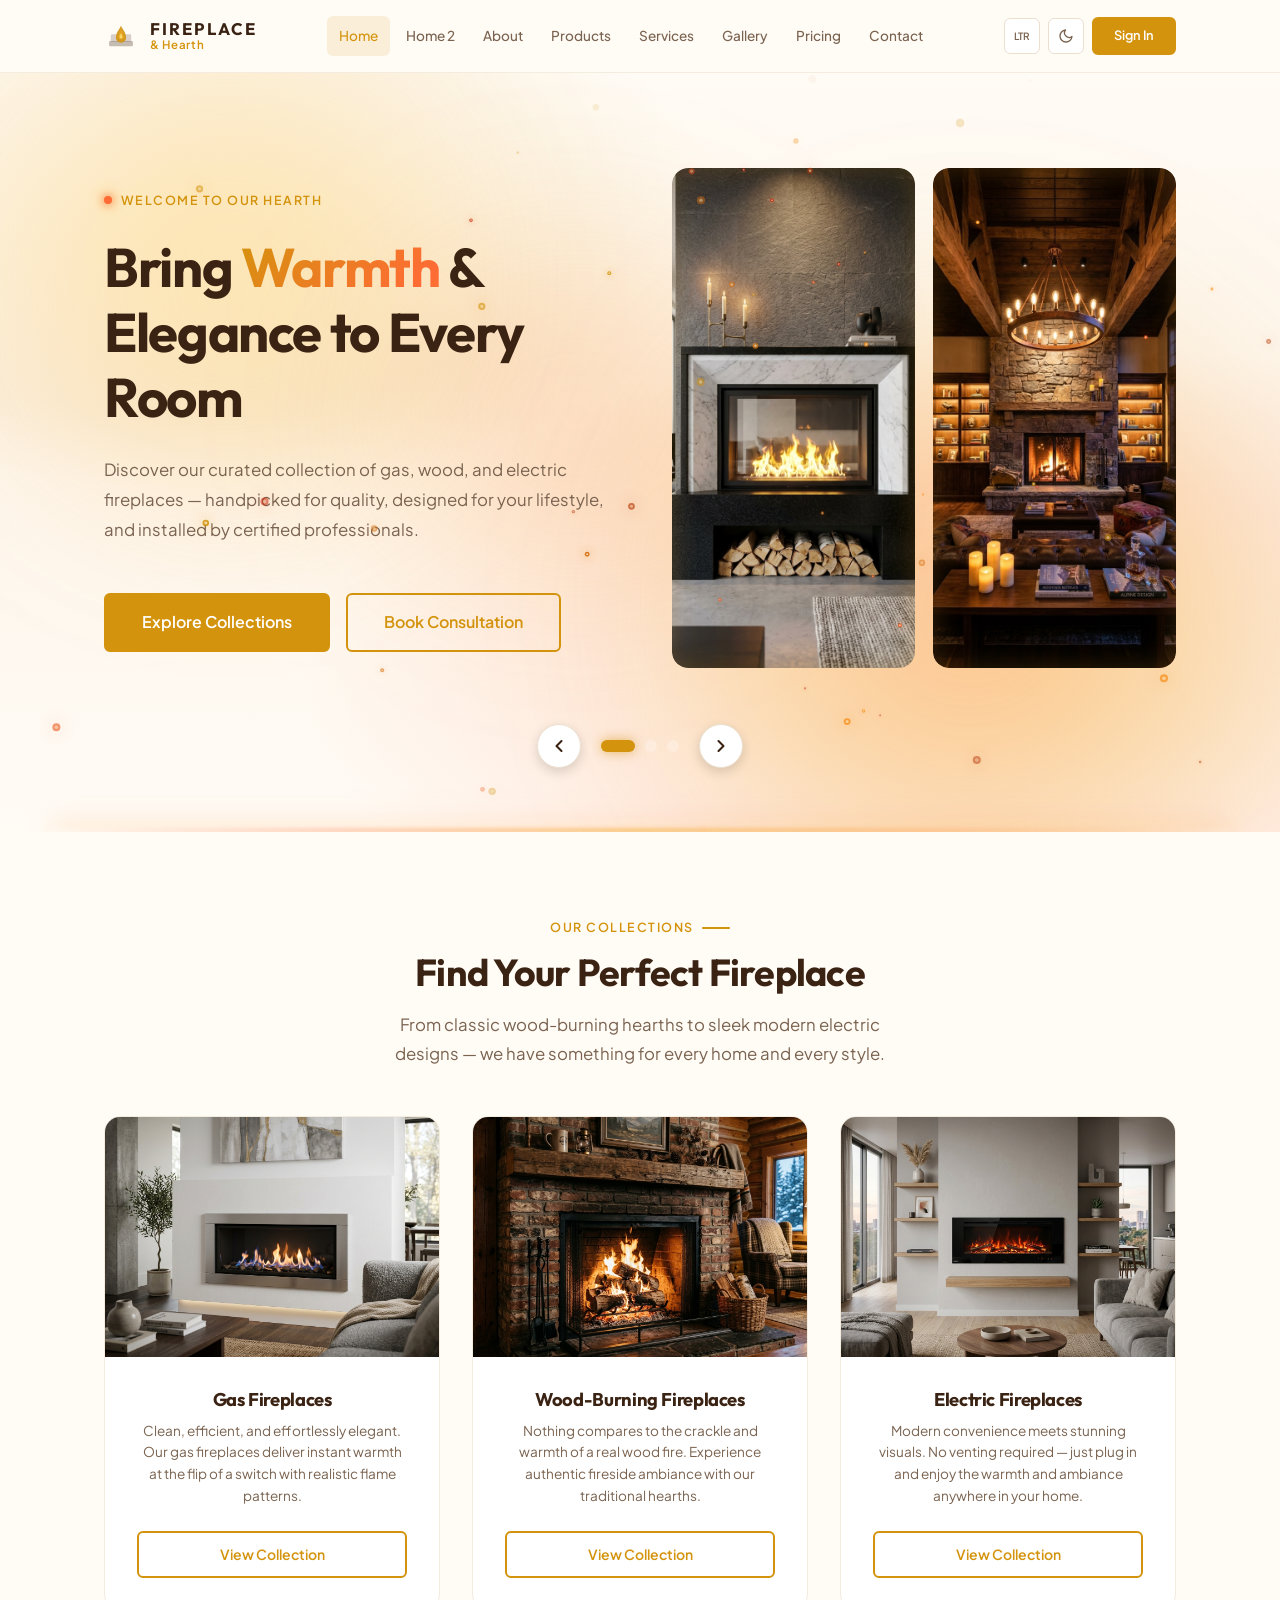
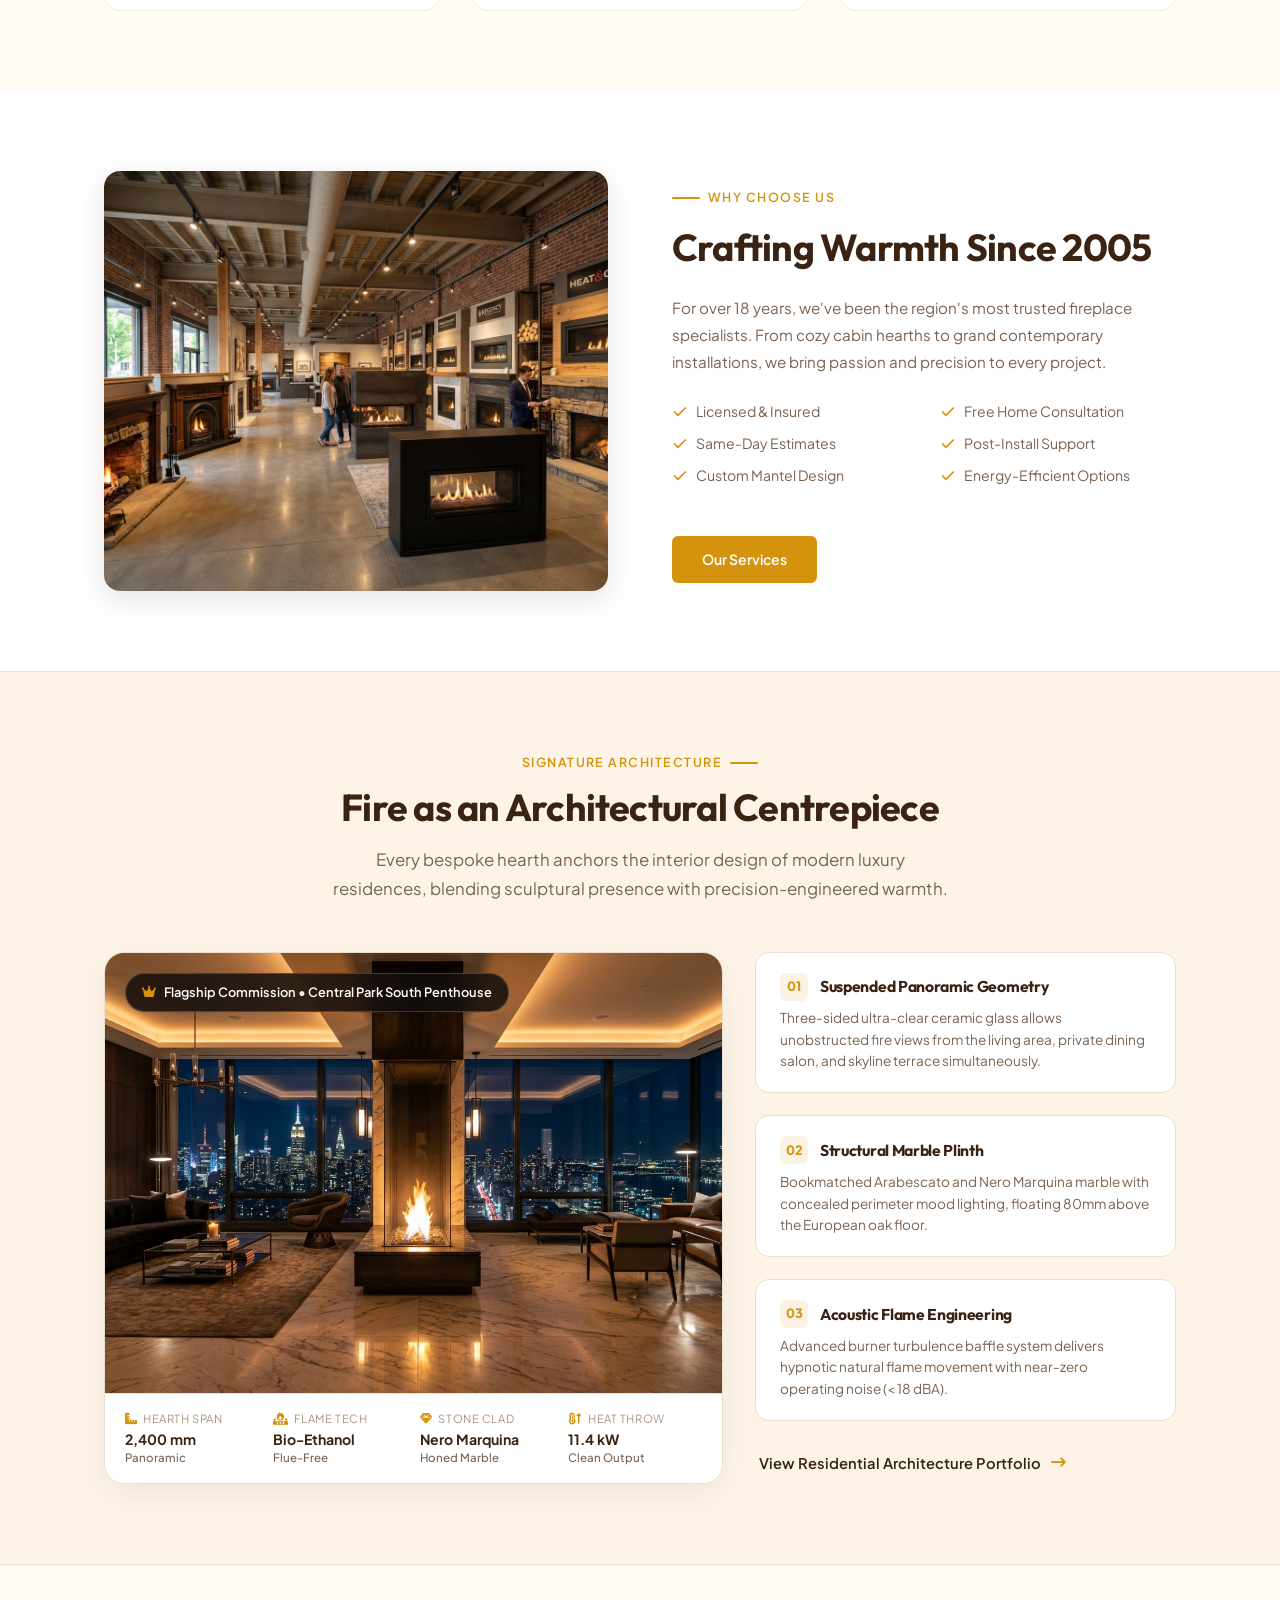
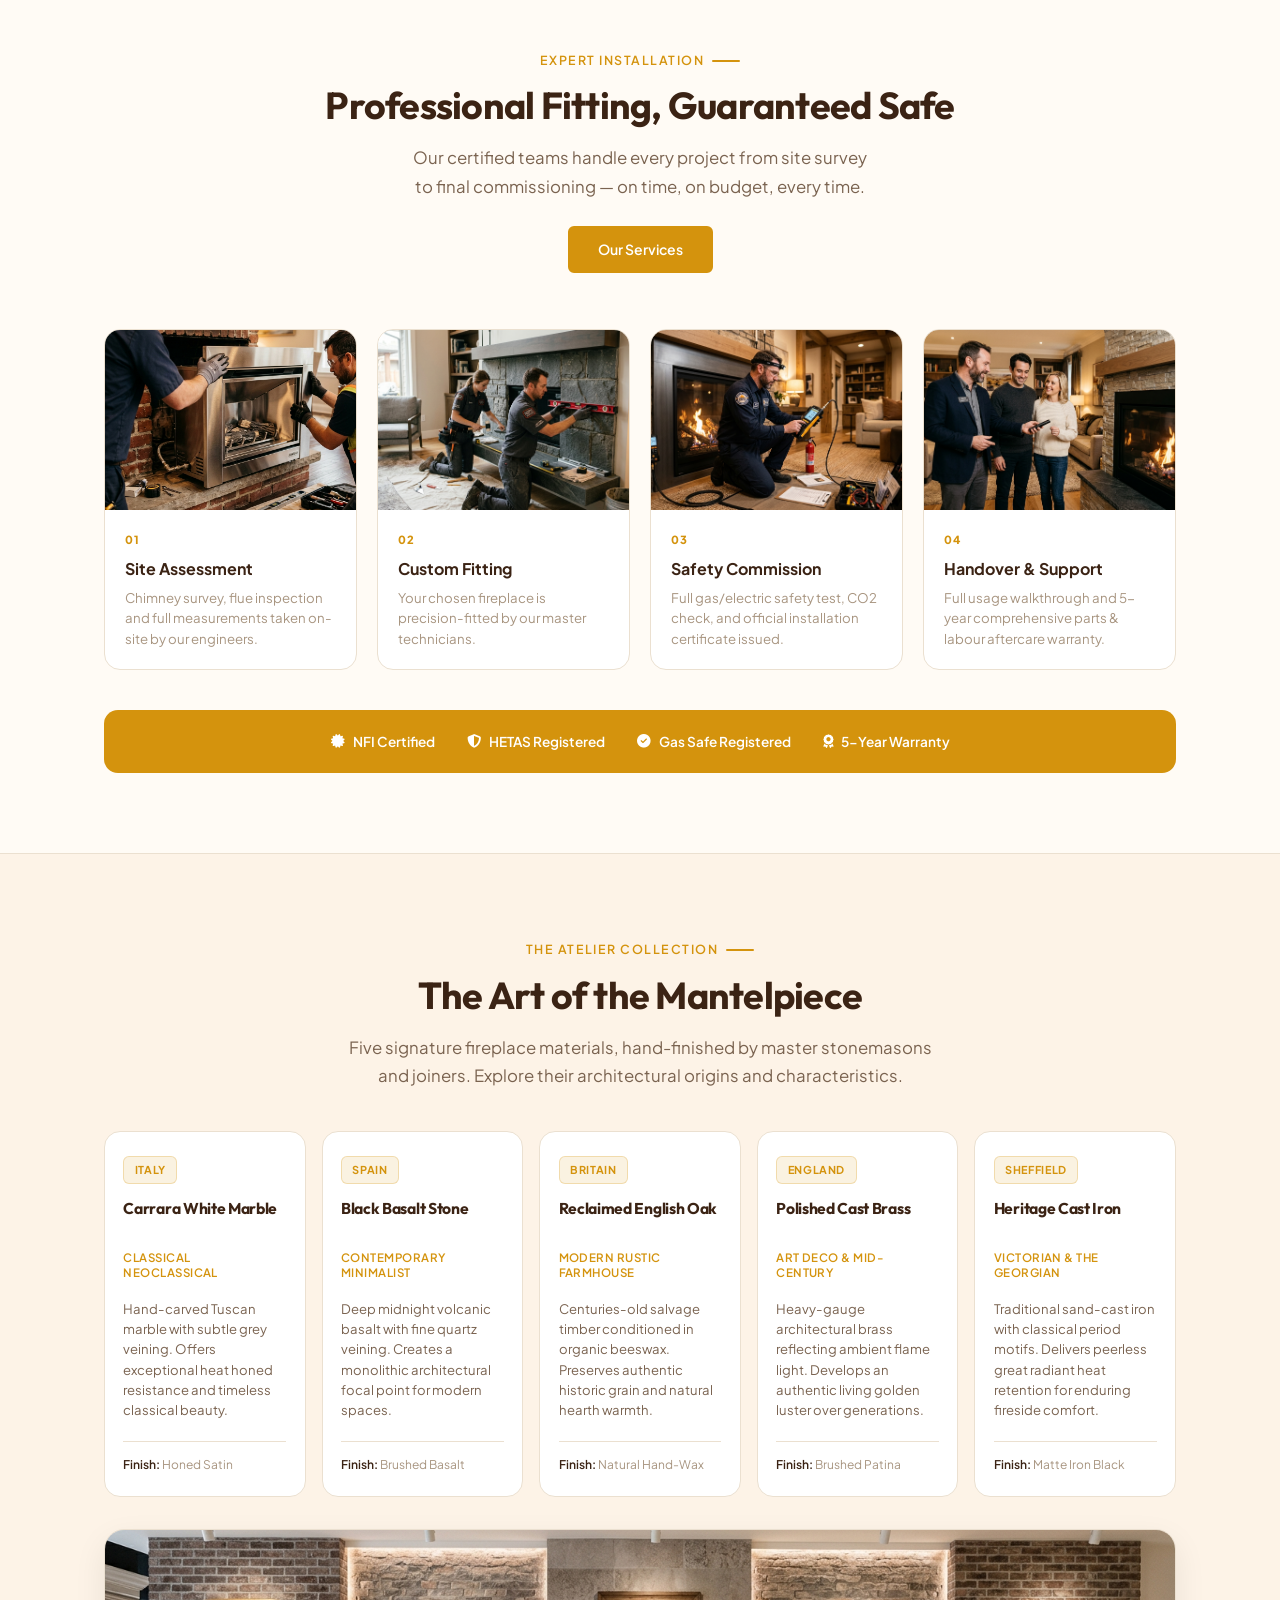
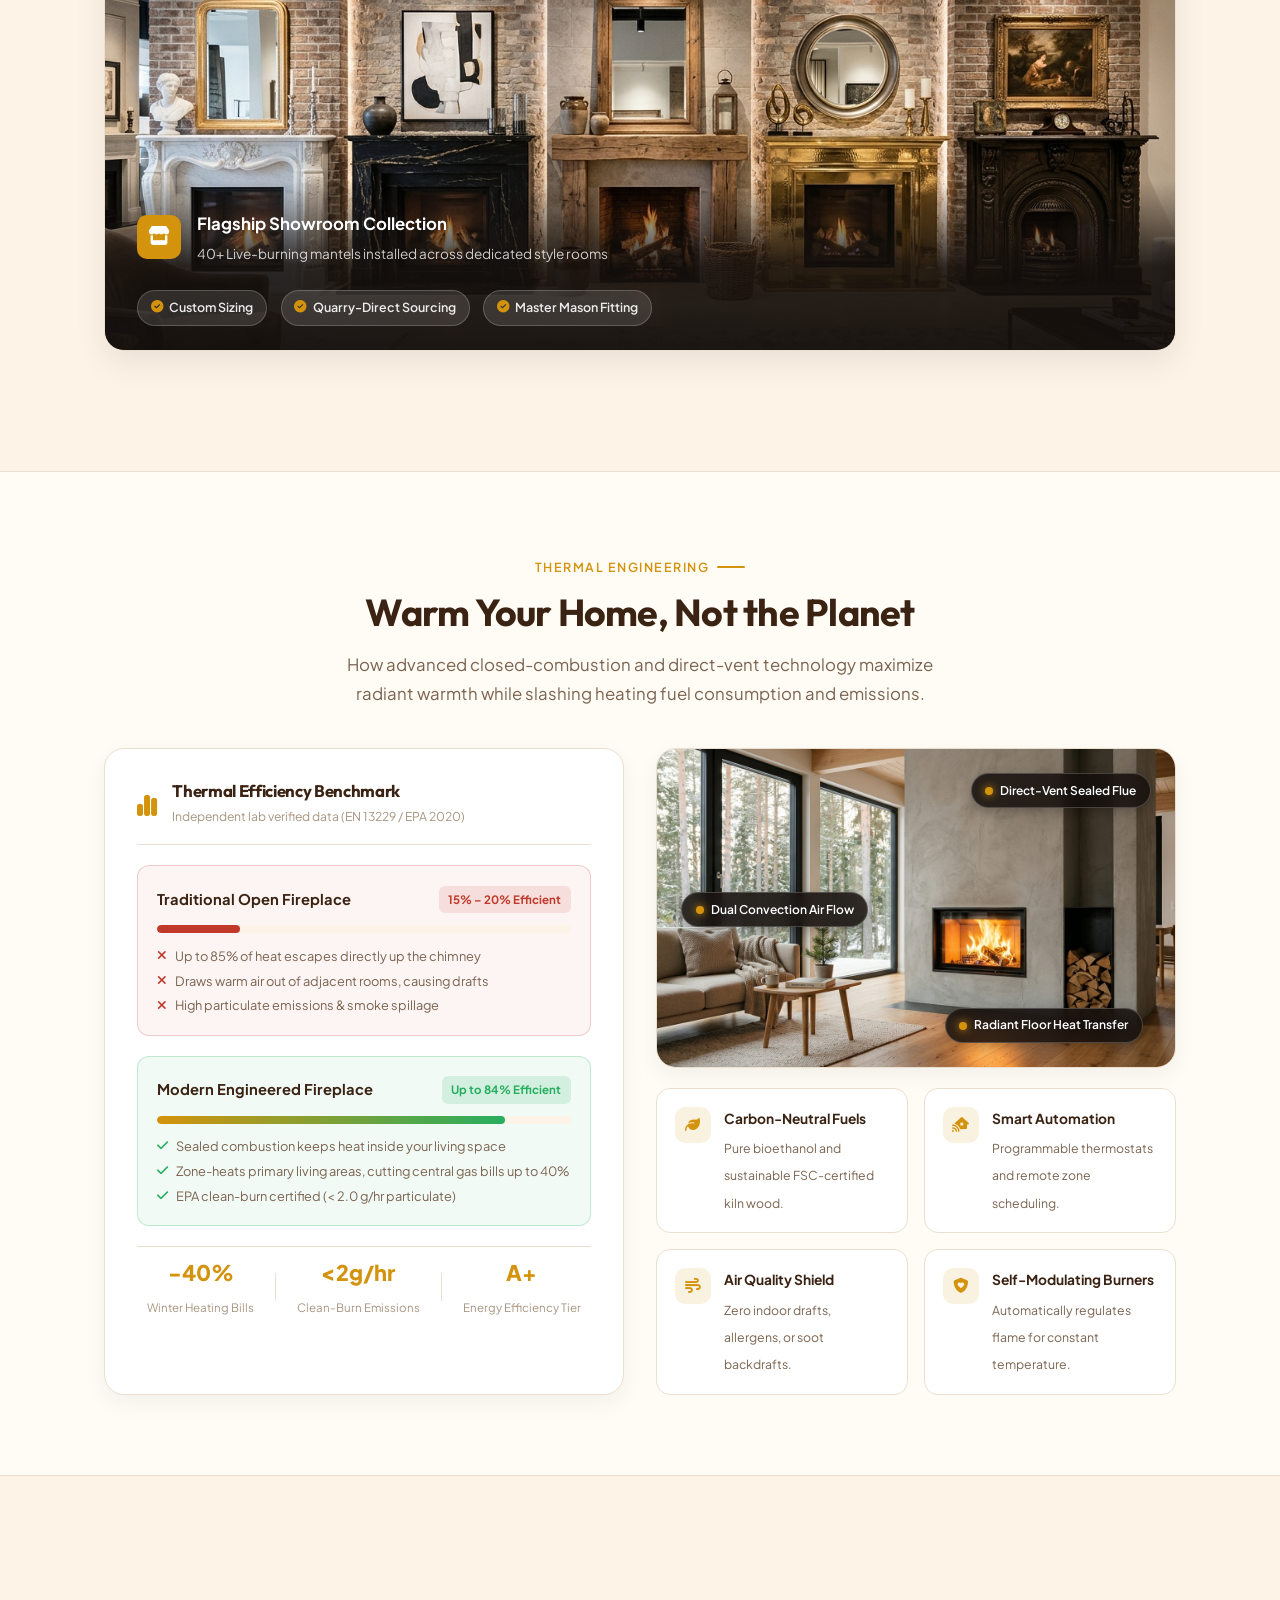
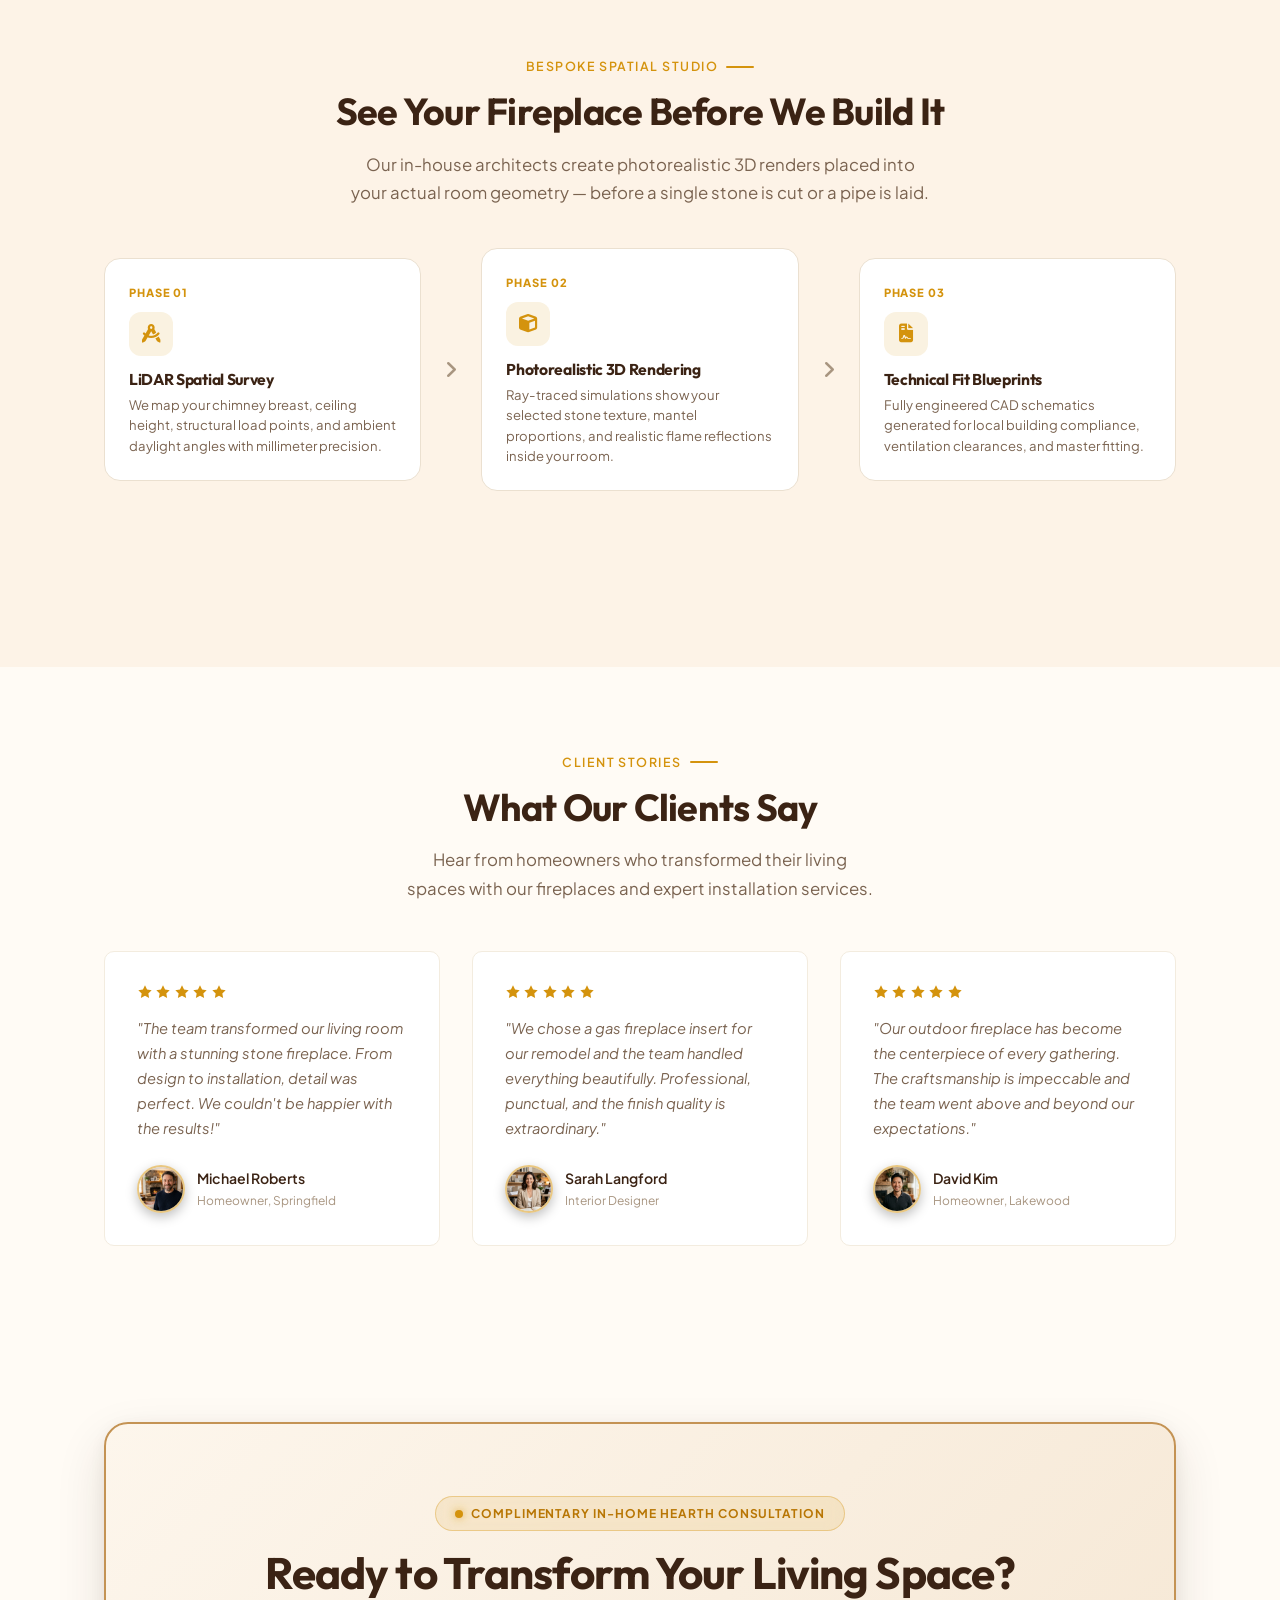
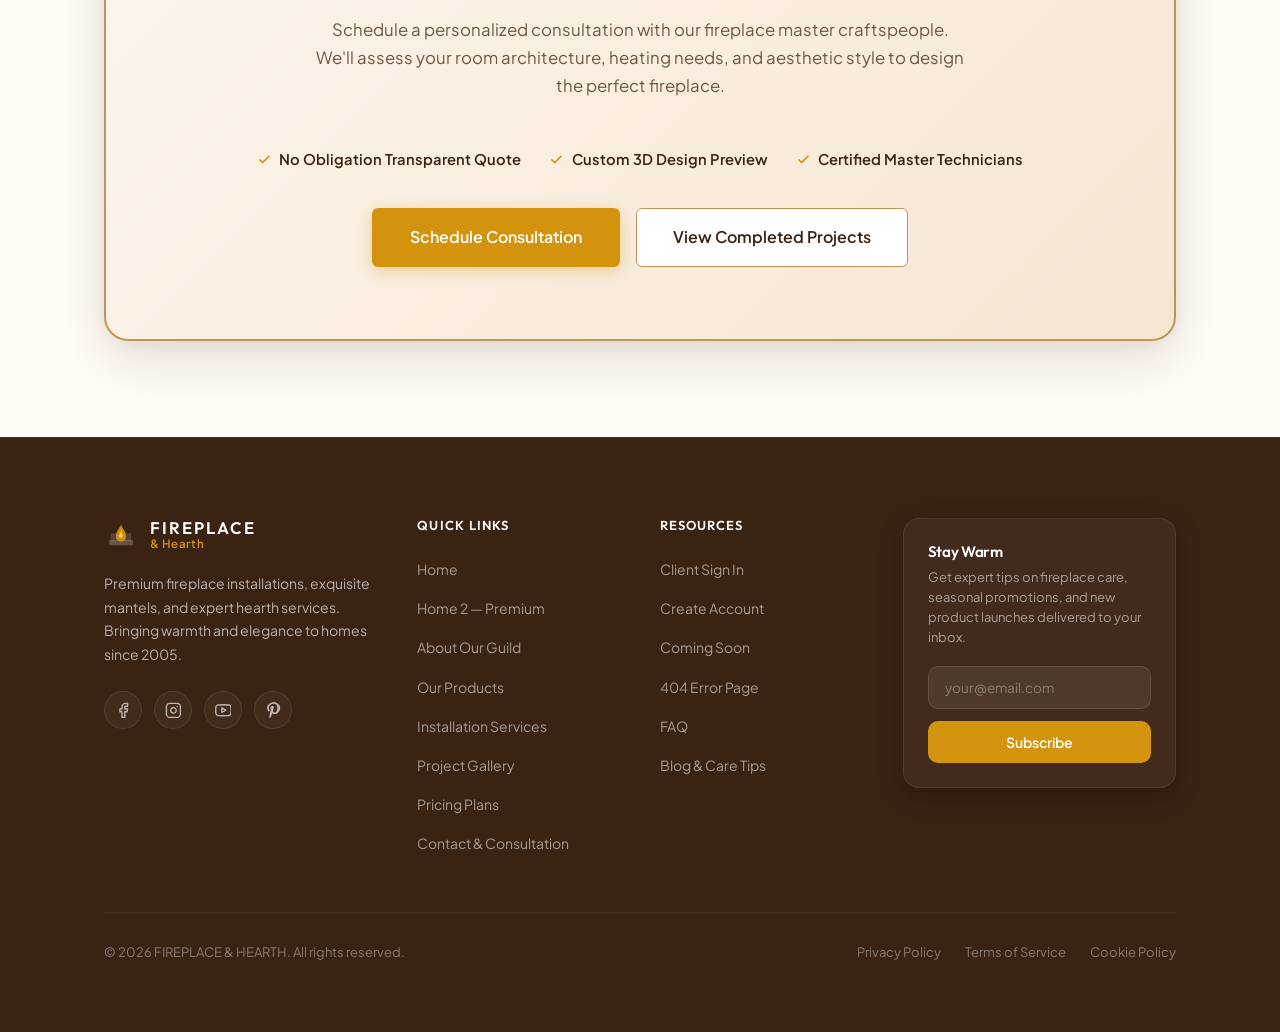
<file: index.html>
<!DOCTYPE html>
<html lang="en" dir="ltr">
<head>
    <meta charset="UTF-8">
    <meta name="viewport" content="width=device-width, initial-scale=1.0">
    <meta name="description" content="Fireplace & Hearth Store — Premium fireplaces, mantels, and installation services. Gas, wood, and electric fireplaces to warm your home with elegance.">
    <title>Fireplace & Hearth — Premium Fireplaces & Mantels</title>
    <link rel="icon" href="favicon.svg" type="image/svg+xml">
    <link rel="stylesheet" href="style.css">
    <link rel="stylesheet" href="https://cdnjs.cloudflare.com/ajax/libs/font-awesome/6.5.0/css/all.min.css">
    <script src="components.js" defer></script>
</head>
<body>
    <div id="main-nav"></div>

    <!-- ═══ Hero Split Slider (3 Slides, 2 Images Each, 5s Auto-Transition) ═══ -->
    <section class="hero-split hero-slider-section" id="heroSliderSection">
        <!-- Theme-Inspired Hearth Ambience & Animated Embers -->
        <div class="hearth-ambient-glow" aria-hidden="true">
            <div class="hearth-glow-orb hearth-glow-orb-1"></div>
            <div class="hearth-glow-orb hearth-glow-orb-2"></div>
            <div class="hearth-glow-orb hearth-glow-orb-3"></div>
            <div class="hearth-glow-line"></div>
            <div class="hearth-cursor-glow" id="hearthCursorGlow"></div>
        </div>
        <canvas id="hearthEmbersCanvas" class="hearth-embers-canvas" aria-hidden="true"></canvas>

        <div class="container">
            <div class="hero-slider-container">
                <!-- Slide 1: Warmth & Elegance (Luxury Custom Hearths) -->
                <div class="hero-slide active" data-slide="0">
                    <div class="hero-split-inner">
                        <div class="hero-content">
                            <span class="section-label">Welcome to Our Hearth</span>
                            <h1>Bring <span>Warmth</span> &amp; Elegance to Every Room</h1>
                            <p>Discover our curated collection of gas, wood, and electric fireplaces — handpicked for quality, designed for your lifestyle, and installed by certified professionals.</p>
                            <div class="hero-btns">
                                <a href="products.html" class="btn btn-primary btn-lg">Explore Collections</a>
                                <a href="contact.html" class="btn btn-secondary btn-lg">Book Consultation</a>
                            </div>
                        </div>
                        <div class="hero-visual">
                            <div class="hero-img-grid">
                                <div class="hero-img-wrapper">
                                    <img src="assets/images/hero-primary-hearth.jpg" alt="Artisan stone and Carrara marble hearth fireplace with glowing fire and birch firewood" class="hero-img-item hero-img-main" width="400" height="520">
                                </div>
                                <div class="hero-img-wrapper">
                                    <img src="assets/images/hero-lounge-interior.jpg" alt="Warm luxury fireside living room lounge with rustic timber beams, chandelier, and bespoke hearth" class="hero-img-item hero-img-secondary" width="400" height="520">
                                </div>
                            </div>
                        </div>
                    </div>
                </div>

                <!-- Slide 2: Contemporary Precision (Modern Linear & Smart Hearths) -->
                <div class="hero-slide" data-slide="1">
                    <div class="hero-split-inner">
                        <div class="hero-content">
                            <span class="section-label">Architectural Innovation</span>
                            <h1>Modern <span>Precision</span> &amp; Seamless Design</h1>
                            <p>Experience clean-burning linear gas hearths and smart app-controlled electric flame technology, engineered for contemporary spaces with zero chimney restrictions.</p>
                            <div class="hero-btns">
                                <a href="products.html#gas" class="btn btn-primary btn-lg">View Modern Hearths</a>
                                <a href="services.html" class="btn btn-secondary btn-lg">Explore Technology</a>
                            </div>
                        </div>
                        <div class="hero-visual">
                            <div class="hero-img-grid">
                                <div class="hero-img-wrapper">
                                    <img src="assets/images/hero-slide2-linear-hearth.jpg" alt="Modern frameless linear gas fireplace in dark basalt slate feature wall" class="hero-img-item hero-img-main" width="400" height="520" loading="lazy">
                                </div>
                                <div class="hero-img-wrapper">
                                    <img src="assets/images/hero-slide2-modern-living.jpg" alt="Contemporary luxury penthouse living lounge overlooking evening city skyline" class="hero-img-item hero-img-secondary" width="400" height="520" loading="lazy">
                                </div>
                            </div>
                        </div>
                    </div>
                </div>

                <!-- Slide 3: Timeless Heritage (Master Masonry & Classical Stone) -->
                <div class="hero-slide" data-slide="2">
                    <div class="hero-split-inner">
                        <div class="hero-content">
                            <span class="section-label">Timeless Heritage</span>
                            <h1>Authentic <span>Stone</span> &amp; Classical Masonry</h1>
                            <p>Master stone masonry meets classical wood-burning fireplaces. Hand-carved limestone mantels and crackling wood fires designed to warm generations to come.</p>
                            <div class="hero-btns">
                                <a href="products.html#wood" class="btn btn-primary btn-lg">Wood Fireplaces</a>
                                <a href="about.html" class="btn btn-secondary btn-lg">Our Craftsmanship</a>
                            </div>
                        </div>
                        <div class="hero-visual">
                            <div class="hero-img-grid">
                                <div class="hero-img-wrapper">
                                    <img src="assets/images/hero-slide3-rustic-stone.jpg" alt="Classical hand-carved limestone fireplace with authentic crackling wood fire" class="hero-img-item hero-img-main" width="400" height="520" loading="lazy">
                                </div>
                                <div class="hero-img-wrapper">
                                    <img src="assets/images/hero-slide3-estate-parlor.jpg" alt="Warm classical manor estate library parlor with wingback leather armchairs" class="hero-img-item hero-img-secondary" width="400" height="520" loading="lazy">
                                </div>
                            </div>
                        </div>
                    </div>
                </div>
            </div>

            <!-- Slider Controls & Indicators -->
            <div class="hero-slider-nav">
                <button class="hero-slider-arrow prev" id="heroPrevBtn" aria-label="Previous slide">
                    <svg width="20" height="20" viewBox="0 0 24 24" fill="none" stroke="currentColor" stroke-width="2.5" stroke-linecap="round" stroke-linejoin="round"><polyline points="15 18 9 12 15 6"/></svg>
                </button>
                <div class="hero-slider-dots" id="heroSliderDots">
                    <button class="hero-dot active" data-index="0" aria-label="Slide 1"></button>
                    <button class="hero-dot" data-index="1" aria-label="Slide 2"></button>
                    <button class="hero-dot" data-index="2" aria-label="Slide 3"></button>
                </div>
                <button class="hero-slider-arrow next" id="heroNextBtn" aria-label="Next slide">
                    <svg width="20" height="20" viewBox="0 0 24 24" fill="none" stroke="currentColor" stroke-width="2.5" stroke-linecap="round" stroke-linejoin="round"><polyline points="9 18 15 12 9 6"/></svg>
                </button>
            </div>
        </div>
    </section>

    <!-- ═══ Collections ═══ -->
    <section class="collections-section">
        <div class="container">
            <div class="text-center scroll-reveal">
                <span class="section-label">Our Collections</span>
                <h2 class="section-title">Find Your Perfect Fireplace</h2>
                <p class="section-subtitle">From classic wood-burning hearths to sleek modern electric designs — we have something for every home and every style.</p>
            </div>
            <div class="collections-grid">
                <div class="collection-card scroll-reveal">
                    <img src="assets/images/gas-fireplace.jpg" alt="Gas fireplace collection" class="collection-card-img">
                    <div class="collection-card-body">
                        <h3 class="collection-card-title">Gas Fireplaces</h3>
                        <p class="collection-card-desc">Clean, efficient, and effortlessly elegant. Our gas fireplaces deliver instant warmth at the flip of a switch with realistic flame patterns.</p>
                        <a href="products.html#gas" class="btn btn-secondary">View Collection</a>
                    </div>
                </div>
                <div class="collection-card scroll-reveal">
                    <img src="assets/images/wood-fireplace.jpg" alt="Wood fireplace collection" class="collection-card-img">
                    <div class="collection-card-body">
                        <h3 class="collection-card-title">Wood-Burning Fireplaces</h3>
                        <p class="collection-card-desc">Nothing compares to the crackle and warmth of a real wood fire. Experience authentic fireside ambiance with our traditional hearths.</p>
                        <a href="products.html#wood" class="btn btn-secondary">View Collection</a>
                    </div>
                </div>
                <div class="collection-card scroll-reveal">
                    <img src="assets/images/electric-fireplace.jpg" alt="Electric fireplace collection" class="collection-card-img">
                    <div class="collection-card-body">
                        <h3 class="collection-card-title">Electric Fireplaces</h3>
                        <p class="collection-card-desc">Modern convenience meets stunning visuals. No venting required — just plug in and enjoy the warmth and ambiance anywhere in your home.</p>
                        <a href="products.html#electric" class="btn btn-secondary">View Collection</a>
                    </div>
                </div>
            </div>
        </div>
    </section>

    <!-- ═══ About Preview ═══ -->
    <section class="about-preview">
        <div class="container">
            <div class="about-preview-inner scroll-reveal">
                <img src="assets/images/fireplace-showroom.jpg" alt="Our fireplace showroom" class="about-preview-img">
                <div class="about-preview-content">
                    <span class="section-label">Why Choose Us</span>
                    <h2 class="section-title">Crafting Warmth Since 2005</h2>
                    <p>For over 18 years, we've been the region's most trusted fireplace specialists. From cozy cabin hearths to grand contemporary installations, we bring passion and precision to every project.</p>
                    <ul class="about-checklist">
                        <li><svg xmlns="http://www.w3.org/2000/svg" width="16" height="16" viewBox="0 0 24 24" fill="none" stroke="currentColor" stroke-width="2.5" stroke-linecap="round" stroke-linejoin="round"><polyline points="20 6 9 17 4 12"/></svg>Licensed & Insured</li>
                        <li><svg xmlns="http://www.w3.org/2000/svg" width="16" height="16" viewBox="0 0 24 24" fill="none" stroke="currentColor" stroke-width="2.5" stroke-linecap="round" stroke-linejoin="round"><polyline points="20 6 9 17 4 12"/></svg>Free Home Consultation</li>
                        <li><svg xmlns="http://www.w3.org/2000/svg" width="16" height="16" viewBox="0 0 24 24" fill="none" stroke="currentColor" stroke-width="2.5" stroke-linecap="round" stroke-linejoin="round"><polyline points="20 6 9 17 4 12"/></svg>Same-Day Estimates</li>
                        <li><svg xmlns="http://www.w3.org/2000/svg" width="16" height="16" viewBox="0 0 24 24" fill="none" stroke="currentColor" stroke-width="2.5" stroke-linecap="round" stroke-linejoin="round"><polyline points="20 6 9 17 4 12"/></svg>Post-Install Support</li>
                        <li><svg xmlns="http://www.w3.org/2000/svg" width="16" height="16" viewBox="0 0 24 24" fill="none" stroke="currentColor" stroke-width="2.5" stroke-linecap="round" stroke-linejoin="round"><polyline points="20 6 9 17 4 12"/></svg>Custom Mantel Design</li>
                        <li><svg xmlns="http://www.w3.org/2000/svg" width="16" height="16" viewBox="0 0 24 24" fill="none" stroke="currentColor" stroke-width="2.5" stroke-linecap="round" stroke-linejoin="round"><polyline points="20 6 9 17 4 12"/></svg>Energy-Efficient Options</li>
                    </ul>
                    <a href="services.html" class="btn btn-primary">Our Services</a>
                </div>
            </div>
        </div>
    </section>



    <!-- ═══ SECTION 1: Signature Architecture — Curated Lookbook & Specification Frame ═══ -->
    <section class="idx-luxury-section">
        <div class="container">
            <div class="idx-luxury-header text-center scroll-reveal">
                <span class="section-label">Signature Architecture</span>
                <h2 class="section-title">Fire as an Architectural Centrepiece</h2>
                <p class="section-subtitle">Every bespoke hearth anchors the interior design of modern luxury residences, blending sculptural presence with precision-engineered warmth.</p>
            </div>

            <div class="idx-luxury-showcase-grid scroll-reveal">
                <!-- Main Feature Showcase Frame -->
                <div class="idx-lux-feature-card">
                    <div class="idx-lux-img-wrap">
                        <img src="assets/images/idx-luxury-lounge.jpg" alt="Ultra-luxury penthouse fireplace" class="idx-lux-feature-img">
                        <div class="idx-lux-badge-floating">
                            <i class="fa-solid fa-crown"></i>
                            <span>Flagship Commission • Central Park South Penthouse</span>
                        </div>
                    </div>
                    <!-- Blueprint / Spec Strip -->
                    <div class="idx-lux-spec-strip">
                        <div class="idx-lux-spec-item">
                            <span class="idx-lux-spec-label"><i class="fa-solid fa-ruler-combined"></i> Hearth Span</span>
                            <strong class="idx-lux-spec-val">
                                <span>2,400 mm</span>
                                <small class="idx-lux-spec-sub">Panoramic</small>
                            </strong>
                        </div>
                        <div class="idx-lux-spec-item">
                            <span class="idx-lux-spec-label"><i class="fa-solid fa-fire-burner"></i> Flame Tech</span>
                            <strong class="idx-lux-spec-val">
                                <span>Bio-Ethanol</span>
                                <small class="idx-lux-spec-sub">Flue-Free</small>
                            </strong>
                        </div>
                        <div class="idx-lux-spec-item">
                            <span class="idx-lux-spec-label"><i class="fa-solid fa-gem"></i> Stone Clad</span>
                            <strong class="idx-lux-spec-val">
                                <span>Nero Marquina</span>
                                <small class="idx-lux-spec-sub">Honed Marble</small>
                            </strong>
                        </div>
                        <div class="idx-lux-spec-item">
                            <span class="idx-lux-spec-label"><i class="fa-solid fa-temperature-arrow-up"></i> Heat Throw</span>
                            <strong class="idx-lux-spec-val">
                                <span>11.4 kW</span>
                                <small class="idx-lux-spec-sub">Clean Output</small>
                            </strong>
                        </div>
                    </div>
                </div>

                <!-- Right Side: Architectural Case-Notes & Material Breakdown -->
                <div class="idx-lux-details-col">
                    <div class="idx-lux-note-card">
                        <div class="idx-lux-note-header">
                            <span class="idx-lux-note-index">01</span>
                            <h4>Suspended Panoramic Geometry</h4>
                        </div>
                        <p>Three-sided ultra-clear ceramic glass allows unobstructed fire views from the living area, private dining salon, and skyline terrace simultaneously.</p>
                    </div>

                    <div class="idx-lux-note-card">
                        <div class="idx-lux-note-header">
                            <span class="idx-lux-note-index">02</span>
                            <h4>Structural Marble Plinth</h4>
                        </div>
                        <p>Bookmatched Arabescato and Nero Marquina marble with concealed perimeter mood lighting, floating 80mm above the European oak floor.</p>
                    </div>

                    <div class="idx-lux-note-card">
                        <div class="idx-lux-note-header">
                            <span class="idx-lux-note-index">03</span>
                            <h4>Acoustic Flame Engineering</h4>
                        </div>
                        <p>Advanced burner turbulence baffle system delivers hypnotic natural flame movement with near-zero operating noise (&lt; 18 dBA).</p>
                    </div>

                    <a href="gallery.html" class="idx-lux-link">
                        <span>View Residential Architecture Portfolio</span>
                        <i class="fa-solid fa-arrow-right-long"></i>
                    </a>
                </div>
            </div>
        </div>
    </section>

    <!-- ═══ SECTION 2: Installation — Horizontal Step Cards on Warm Cream ═══ -->
    <section class="idx-install-section">
        <div class="container">
            <div class="text-center scroll-reveal idx-install-header-centered">
                <span class="section-label">Expert Installation</span>
                <h2 class="section-title">Professional Fitting, Guaranteed Safe</h2>
                <p class="section-subtitle">Our certified teams handle every project from site survey to final commissioning — on time, on budget, every time.</p>
                <div class="idx-install-header-btn-wrap">
                    <a href="services.html" class="btn btn-primary">Our Services</a>
                </div>
            </div>
            <div class="idx-install-card-row scroll-reveal">
                <div class="idx-install-card">
                    <div class="idx-install-img-strip">
                        <img src="assets/images/idx-fireplace-insert.jpg" alt="Site assessment and chimney survey" class="idx-install-card-img">
                    </div>
                    <div class="idx-install-card-body">
                        <span class="idx-install-card-num">01</span>
                        <strong>Site Assessment</strong>
                        <p>Chimney survey, flue inspection and full measurements taken on-site by our engineers.</p>
                    </div>
                </div>
                <div class="idx-install-card">
                    <div class="idx-install-img-strip">
                        <img src="assets/images/idx-install-fitting.jpg" alt="Precision custom fireplace installation" class="idx-install-card-img">
                    </div>
                    <div class="idx-install-card-body">
                        <span class="idx-install-card-num">02</span>
                        <strong>Custom Fitting</strong>
                        <p>Your chosen fireplace is precision-fitted by our master technicians.</p>
                    </div>
                </div>
                <div class="idx-install-card">
                    <div class="idx-install-img-strip">
                        <img src="assets/images/idx-install-safety.jpg" alt="Safety testing and combustion commissioning" class="idx-install-card-img">
                    </div>
                    <div class="idx-install-card-body">
                        <span class="idx-install-card-num">03</span>
                        <strong>Safety Commission</strong>
                        <p>Full gas/electric safety test, CO2 check, and official installation certificate issued.</p>
                    </div>
                </div>
                <div class="idx-install-card">
                    <div class="idx-install-img-strip">
                        <img src="assets/images/idx-install-handover.jpg" alt="Fireplace walkthrough handover and customer aftercare" class="idx-install-card-img">
                    </div>
                    <div class="idx-install-card-body">
                        <span class="idx-install-card-num">04</span>
                        <strong>Handover &amp; Support</strong>
                        <p>Full usage walkthrough and 5-year comprehensive parts &amp; labour aftercare warranty.</p>
                    </div>
                </div>
            </div>
            <div class="idx-install-trust-bar scroll-reveal">
                <span><i class="fa-solid fa-certificate"></i> NFI Certified</span>
                <span><i class="fa-solid fa-shield-halved"></i> HETAS Registered</span>
                <span><i class="fa-solid fa-check-circle"></i> Gas Safe Registered</span>
                <span><i class="fa-solid fa-award"></i> 5-Year Warranty</span>
            </div>
        </div>
    </section>

    <!-- ═══ SECTION 3: Mantel Atelier — 5-Column Swatch Showcase & Display Window ═══ -->
    <section class="idx-mantel-section">
        <div class="container">
            <div class="text-center scroll-reveal">
                <span class="section-label">The Atelier Collection</span>
                <h2 class="section-title">The Art of the Mantelpiece</h2>
                <p class="section-subtitle">Five signature fireplace materials, hand-finished by master stonemasons and joiners. Explore their architectural origins and characteristics.</p>
            </div>

            <!-- 5-Column Material Swatch Grid -->
            <div class="idx-mantel-materials-grid scroll-reveal">
                <div class="idx-mat-card">
                    <span class="idx-mat-tag">Italy</span>
                    <h4>Carrara White Marble</h4>
                    <span class="idx-mat-style">Classical Neoclassical</span>
                    <p>Hand-carved Tuscan marble with subtle grey veining. Offers exceptional heat honed resistance and timeless classical beauty.</p>
                    <div class="idx-mat-finish"><span>Finish:</span> Honed Satin</div>
                </div>

                <div class="idx-mat-card">
                    <span class="idx-mat-tag">Spain</span>
                    <h4>Black Basalt Stone</h4>
                    <span class="idx-mat-style">Contemporary Minimalist</span>
                    <p>Deep midnight volcanic basalt with fine quartz veining. Creates a monolithic architectural focal point for modern spaces.</p>
                    <div class="idx-mat-finish"><span>Finish:</span> Brushed Basalt</div>
                </div>

                <div class="idx-mat-card">
                    <span class="idx-mat-tag">Britain</span>
                    <h4>Reclaimed English Oak</h4>
                    <span class="idx-mat-style">Modern Rustic Farmhouse</span>
                    <p>Centuries-old salvage timber conditioned in organic beeswax. Preserves authentic historic grain and natural hearth warmth.</p>
                    <div class="idx-mat-finish"><span>Finish:</span> Natural Hand-Wax</div>
                </div>

                <div class="idx-mat-card">
                    <span class="idx-mat-tag">England</span>
                    <h4>Polished Cast Brass</h4>
                    <span class="idx-mat-style">Art Deco &amp; Mid-Century</span>
                    <p>Heavy-gauge architectural brass reflecting ambient flame light. Develops an authentic living golden luster over generations.</p>
                    <div class="idx-mat-finish"><span>Finish:</span> Brushed Patina</div>
                </div>

                <div class="idx-mat-card">
                    <span class="idx-mat-tag">Sheffield</span>
                    <h4>Heritage Cast Iron</h4>
                    <span class="idx-mat-style">Victorian &amp; The Georgian</span>
                    <p>Traditional sand-cast iron with classical period motifs. Delivers peerless great radiant heat retention for enduring fireside comfort.</p>
                    <div class="idx-mat-finish"><span>Finish:</span> Matte Iron Black</div>
                </div>
            </div>

            <!-- Showroom Display Frame -->
            <div class="idx-mantel-showroom-frame scroll-reveal">
                <div class="idx-mantel-img-box">
                    <img src="assets/images/idx-mantel-gallery.jpg" alt="Showroom gallery of 5 distinct fireplace mantels" class="idx-mantel-display-img">
                    <div class="idx-mantel-caption-overlay">
                        <div class="idx-mantel-caption-left">
                            <i class="fa-solid fa-store"></i>
                            <div>
                                <strong>Flagship Showroom Collection</strong>
                                <span>40+ Live-burning mantels installed across dedicated style rooms</span>
                            </div>
                        </div>
                        <div class="idx-mantel-caption-tags">
                            <span><i class="fa-solid fa-circle-check"></i> Custom Sizing</span>
                            <span><i class="fa-solid fa-circle-check"></i> Quarry-Direct Sourcing</span>
                            <span><i class="fa-solid fa-circle-check"></i> Master Mason Fitting</span>
                        </div>
                    </div>
                </div>
            </div>
        </div>
    </section>

    <!-- ═══ SECTION 4: Eco Efficiency — Engineering Dashboard & Heat Flow Blueprint ═══ -->
    <section class="idx-energy-section">
        <div class="container">
            <div class="text-center scroll-reveal">
                <span class="section-label">Thermal Engineering</span>
                <h2 class="section-title">Warm Your Home, Not the Planet</h2>
                <p class="section-subtitle">How advanced closed-combustion and direct-vent technology maximize radiant warmth while slashing heating fuel consumption and emissions.</p>
            </div>

            <div class="idx-energy-dashboard-grid scroll-reveal">
                <!-- Left: Performance Comparison Matrix -->
                <div class="idx-energy-matrix-card">
                    <div class="idx-matrix-header">
                        <i class="fa-solid fa-chart-simple"></i>
                        <div>
                            <h4>Thermal Efficiency Benchmark</h4>
                            <span>Independent lab verified data (EN 13229 / EPA 2020)</span>
                        </div>
                    </div>

                    <!-- Comparison Rows -->
                    <div class="idx-compare-box idx-compare-traditional">
                        <div class="idx-compare-title-row">
                            <strong>Traditional Open Fireplace</strong>
                            <span class="idx-badge-loss">15% – 20% Efficient</span>
                        </div>
                        <div class="idx-compare-bar-track">
                            <div class="idx-compare-bar-fill" style="width: 20%; background: #c0392b;"></div>
                        </div>
                        <ul class="idx-compare-points">
                            <li><i class="fa-solid fa-xmark"></i> Up to 85% of heat escapes directly up the chimney</li>
                            <li><i class="fa-solid fa-xmark"></i> Draws warm air out of adjacent rooms, causing drafts</li>
                            <li><i class="fa-solid fa-xmark"></i> High particulate emissions &amp; smoke spillage</li>
                        </ul>
                    </div>

                    <div class="idx-compare-box idx-compare-modern">
                        <div class="idx-compare-title-row">
                            <strong>Modern Engineered Fireplace</strong>
                            <span class="idx-badge-gain">Up to 84% Efficient</span>
                        </div>
                        <div class="idx-compare-bar-track">
                            <div class="idx-compare-bar-fill" style="width: 84%; background: linear-gradient(90deg, var(--clr-primary), #27ae60);"></div>
                        </div>
                        <ul class="idx-compare-points">
                            <li><i class="fa-solid fa-check"></i> Sealed combustion keeps heat inside your living space</li>
                            <li><i class="fa-solid fa-check"></i> Zone-heats primary living areas, cutting central gas bills up to 40%</li>
                            <li><i class="fa-solid fa-check"></i> EPA clean-burn certified (&lt; 2.0 g/hr particulate)</li>
                        </ul>
                    </div>

                    <div class="idx-matrix-stats-strip">
                        <div class="idx-mstat">
                            <span class="idx-mstat-num">-40%</span>
                            <span class="idx-mstat-lbl">Winter Heating Bills</span>
                        </div>
                        <div class="idx-mstat-sep"></div>
                        <div class="idx-mstat">
                            <span class="idx-mstat-num">&lt;2g/hr</span>
                            <span class="idx-mstat-lbl">Clean-Burn Emissions</span>
                        </div>
                        <div class="idx-mstat-sep"></div>
                        <div class="idx-mstat">
                            <span class="idx-mstat-num">A+</span>
                            <span class="idx-mstat-lbl">Energy Efficiency Tier</span>
                        </div>
                    </div>
                </div>

                <!-- Right: Heat-Flow Schematic & Technical Pillars -->
                <div class="idx-energy-schematic-card">
                    <div class="idx-schematic-img-wrap">
                        <img src="assets/images/idx-eco-thermal.jpg" alt="Eco-friendly high-efficiency fireplace in modern sustainable home" class="idx-schematic-img">
                        <div class="idx-schematic-callout callout-1">
                            <span class="idx-callout-dot"></span>
                            <span>Direct-Vent Sealed Flue</span>
                        </div>
                        <div class="idx-schematic-callout callout-2">
                            <span class="idx-callout-dot"></span>
                            <span>Dual Convection Air Flow</span>
                        </div>
                        <div class="idx-schematic-callout callout-3">
                            <span class="idx-callout-dot"></span>
                            <span>Radiant Floor Heat Transfer</span>
                        </div>
                    </div>

                    <!-- 4 Clean Technical Cards -->
                    <div class="idx-tech-pillars-grid">
                        <div class="idx-pillar">
                            <i class="fa-solid fa-leaf"></i>
                            <div>
                                <strong>Carbon-Neutral Fuels</strong>
                                <span>Pure bioethanol and sustainable FSC-certified kiln wood.</span>
                            </div>
                        </div>
                        <div class="idx-pillar">
                            <i class="fa-solid fa-house-signal"></i>
                            <div>
                                <strong>Smart Automation</strong>
                                <span>Programmable thermostats and remote zone scheduling.</span>
                            </div>
                        </div>
                        <div class="idx-pillar">
                            <i class="fa-solid fa-wind"></i>
                            <div>
                                <strong>Air Quality Shield</strong>
                                <span>Zero indoor drafts, allergens, or soot backdrafts.</span>
                            </div>
                        </div>
                        <div class="idx-pillar">
                            <i class="fa-solid fa-shield-heart"></i>
                            <div>
                                <strong>Self-Modulating Burners</strong>
                                <span>Automatically regulates flame for constant temperature.</span>
                            </div>
                        </div>
                    </div>
                </div>
            </div>
        </div>
    </section>

    <!-- ═══ SECTION 5: Design Studio — 3-Step Spatial Pipeline ═══ -->
    <section class="idx-studio-section">
        <div class="container">
            <div class="text-center scroll-reveal">
                <span class="section-label">Bespoke Spatial Studio</span>
                <h2 class="section-title">See Your Fireplace Before We Build It</h2>
                <p class="section-subtitle">Our in-house architects create photorealistic 3D renders placed into your actual room geometry — before a single stone is cut or a pipe is laid.</p>
            </div>

            <!-- 3-Step Spatial Design Workflow -->
            <div class="idx-studio-steps-row scroll-reveal">
                <div class="idx-step-card">
                    <div class="idx-step-num-badge">Phase 01</div>
                    <div class="idx-step-icon"><i class="fa-solid fa-compass-drafting"></i></div>
                    <h4>LiDAR Spatial Survey</h4>
                    <p>We map your chimney breast, ceiling height, structural load points, and ambient daylight angles with millimeter precision.</p>
                </div>
                <div class="idx-step-arrow"><i class="fa-solid fa-angle-right"></i></div>
                <div class="idx-step-card">
                    <div class="idx-step-num-badge">Phase 02</div>
                    <div class="idx-step-icon"><i class="fa-solid fa-cube"></i></div>
                    <h4>Photorealistic 3D Rendering</h4>
                    <p>Ray-traced simulations show your selected stone texture, mantel proportions, and realistic flame reflections inside your room.</p>
                </div>
                <div class="idx-step-arrow"><i class="fa-solid fa-angle-right"></i></div>
                <div class="idx-step-card">
                    <div class="idx-step-num-badge">Phase 03</div>
                    <div class="idx-step-icon"><i class="fa-solid fa-file-contract"></i></div>
                    <h4>Technical Fit Blueprints</h4>
                    <p>Fully engineered CAD schematics generated for local building compliance, ventilation clearances, and master fitting.</p>
                </div>
            </div>
        </div>
    </section>

    <!-- ═══ Testimonials ═══ -->
    <section class="testimonials-section">
        <div class="container">
            <div class="text-center scroll-reveal">
                <span class="section-label">Client Stories</span>
                <h2 class="section-title">What Our Clients Say</h2>
                <p class="section-subtitle">Hear from homeowners who transformed their living spaces with our fireplaces and expert installation services.</p>
            </div>
            <div class="testimonials-grid">
                <div class="testimonial-card scroll-reveal">
                    <div class="testimonial-stars">
                        <svg xmlns="http://www.w3.org/2000/svg" width="16" height="16" viewBox="0 0 24 24" fill="currentColor"><polygon points="12 2 15.09 8.26 22 9.27 17 14.14 18.18 21.02 12 17.77 5.82 21.02 7 14.14 2 9.27 8.91 8.26 12 2"/></svg>
                        <svg xmlns="http://www.w3.org/2000/svg" width="16" height="16" viewBox="0 0 24 24" fill="currentColor"><polygon points="12 2 15.09 8.26 22 9.27 17 14.14 18.18 21.02 12 17.77 5.82 21.02 7 14.14 2 9.27 8.91 8.26 12 2"/></svg>
                        <svg xmlns="http://www.w3.org/2000/svg" width="16" height="16" viewBox="0 0 24 24" fill="currentColor"><polygon points="12 2 15.09 8.26 22 9.27 17 14.14 18.18 21.02 12 17.77 5.82 21.02 7 14.14 2 9.27 8.91 8.26 12 2"/></svg>
                        <svg xmlns="http://www.w3.org/2000/svg" width="16" height="16" viewBox="0 0 24 24" fill="currentColor"><polygon points="12 2 15.09 8.26 22 9.27 17 14.14 18.18 21.02 12 17.77 5.82 21.02 7 14.14 2 9.27 8.91 8.26 12 2"/></svg>
                        <svg xmlns="http://www.w3.org/2000/svg" width="16" height="16" viewBox="0 0 24 24" fill="currentColor"><polygon points="12 2 15.09 8.26 22 9.27 17 14.14 18.18 21.02 12 17.77 5.82 21.02 7 14.14 2 9.27 8.91 8.26 12 2"/></svg>
                    </div>
                    <p class="testimonial-text">"The team transformed our living room with a stunning stone fireplace. From design to installation, detail was perfect. We couldn't be happier with the results!"</p>
                    <div class="testimonial-author">
                        <img src="assets/images/client-michael.jpg" alt="Michael Roberts" class="testimonial-avatar" width="48" height="48" loading="lazy">
                        <div>
                            <div class="testimonial-name">Michael Roberts</div>
                            <div class="testimonial-role">Homeowner, Springfield</div>
                        </div>
                    </div>
                </div>
                <div class="testimonial-card scroll-reveal">
                    <div class="testimonial-stars">
                        <svg xmlns="http://www.w3.org/2000/svg" width="16" height="16" viewBox="0 0 24 24" fill="currentColor"><polygon points="12 2 15.09 8.26 22 9.27 17 14.14 18.18 21.02 12 17.77 5.82 21.02 7 14.14 2 9.27 8.91 8.26 12 2"/></svg>
                        <svg xmlns="http://www.w3.org/2000/svg" width="16" height="16" viewBox="0 0 24 24" fill="currentColor"><polygon points="12 2 15.09 8.26 22 9.27 17 14.14 18.18 21.02 12 17.77 5.82 21.02 7 14.14 2 9.27 8.91 8.26 12 2"/></svg>
                        <svg xmlns="http://www.w3.org/2000/svg" width="16" height="16" viewBox="0 0 24 24" fill="currentColor"><polygon points="12 2 15.09 8.26 22 9.27 17 14.14 18.18 21.02 12 17.77 5.82 21.02 7 14.14 2 9.27 8.91 8.26 12 2"/></svg>
                        <svg xmlns="http://www.w3.org/2000/svg" width="16" height="16" viewBox="0 0 24 24" fill="currentColor"><polygon points="12 2 15.09 8.26 22 9.27 17 14.14 18.18 21.02 12 17.77 5.82 21.02 7 14.14 2 9.27 8.91 8.26 12 2"/></svg>
                        <svg xmlns="http://www.w3.org/2000/svg" width="16" height="16" viewBox="0 0 24 24" fill="currentColor"><polygon points="12 2 15.09 8.26 22 9.27 17 14.14 18.18 21.02 12 17.77 5.82 21.02 7 14.14 2 9.27 8.91 8.26 12 2"/></svg>
                    </div>
                    <p class="testimonial-text">"We chose a gas fireplace insert for our remodel and the team handled everything beautifully. Professional, punctual, and the finish quality is extraordinary."</p>
                    <div class="testimonial-author">
                        <img src="assets/images/client-sarah.jpg" alt="Sarah Langford" class="testimonial-avatar" width="48" height="48" loading="lazy">
                        <div>
                            <div class="testimonial-name">Sarah Langford</div>
                            <div class="testimonial-role">Interior Designer</div>
                        </div>
                    </div>
                </div>
                <div class="testimonial-card scroll-reveal">
                    <div class="testimonial-stars">
                        <svg xmlns="http://www.w3.org/2000/svg" width="16" height="16" viewBox="0 0 24 24" fill="currentColor"><polygon points="12 2 15.09 8.26 22 9.27 17 14.14 18.18 21.02 12 17.77 5.82 21.02 7 14.14 2 9.27 8.91 8.26 12 2"/></svg>
                        <svg xmlns="http://www.w3.org/2000/svg" width="16" height="16" viewBox="0 0 24 24" fill="currentColor"><polygon points="12 2 15.09 8.26 22 9.27 17 14.14 18.18 21.02 12 17.77 5.82 21.02 7 14.14 2 9.27 8.91 8.26 12 2"/></svg>
                        <svg xmlns="http://www.w3.org/2000/svg" width="16" height="16" viewBox="0 0 24 24" fill="currentColor"><polygon points="12 2 15.09 8.26 22 9.27 17 14.14 18.18 21.02 12 17.77 5.82 21.02 7 14.14 2 9.27 8.91 8.26 12 2"/></svg>
                        <svg xmlns="http://www.w3.org/2000/svg" width="16" height="16" viewBox="0 0 24 24" fill="currentColor"><polygon points="12 2 15.09 8.26 22 9.27 17 14.14 18.18 21.02 12 17.77 5.82 21.02 7 14.14 2 9.27 8.91 8.26 12 2"/></svg>
                        <svg xmlns="http://www.w3.org/2000/svg" width="16" height="16" viewBox="0 0 24 24" fill="currentColor"><polygon points="12 2 15.09 8.26 22 9.27 17 14.14 18.18 21.02 12 17.77 5.82 21.02 7 14.14 2 9.27 8.91 8.26 12 2"/></svg>
                    </div>
                    <p class="testimonial-text">"Our outdoor fireplace has become the centerpiece of every gathering. The craftsmanship is impeccable and the team went above and beyond our expectations."</p>
                    <div class="testimonial-author">
                        <img src="assets/images/client-david.jpg" alt="David Kim" class="testimonial-avatar" width="48" height="48" loading="lazy">
                        <div>
                            <div class="testimonial-name">David Kim</div>
                            <div class="testimonial-role">Homeowner, Lakewood</div>
                        </div>
                    </div>
                </div>
            </div>
        </div>
    </section>

    <!-- ═══ CTA Banner (Floating Warm Ember Hearth Card) ═══ -->
    <section class="cta-banner-wrapper">
        <div class="container scroll-reveal">
            <div class="cta-banner cta-home-ember">
                <div class="cta-ember-badge">
                    <span class="cta-badge-dot"></span>
                    Complimentary In-Home Hearth Consultation
                </div>
                <h2>Ready to Transform Your Living Space?</h2>
                <p>Schedule a personalized consultation with our fireplace master craftspeople. We'll assess your room architecture, heating needs, and aesthetic style to design the perfect fireplace.</p>
                <div class="cta-perks-list">
                    <span class="cta-perk-item"><svg width="15" height="15" viewBox="0 0 24 24" fill="none" stroke="currentColor" stroke-width="2.5"><polyline points="20 6 9 17 4 12"/></svg> No Obligation Transparent Quote</span>
                    <span class="cta-perk-item"><svg width="15" height="15" viewBox="0 0 24 24" fill="none" stroke="currentColor" stroke-width="2.5"><polyline points="20 6 9 17 4 12"/></svg> Custom 3D Design Preview</span>
                    <span class="cta-perk-item"><svg width="15" height="15" viewBox="0 0 24 24" fill="none" stroke="currentColor" stroke-width="2.5"><polyline points="20 6 9 17 4 12"/></svg> Certified Master Technicians</span>
                </div>
                <div class="hero-btns" style="justify-content:center;">
                    <a href="contact.html" class="btn btn-primary btn-lg">Schedule Consultation</a>
                    <a href="gallery.html" class="btn btn-secondary btn-lg">View Completed Projects</a>
                </div>
            </div>
        </div>
    </section>

    <div id="main-footer"></div>
</body>
</html>
</file>
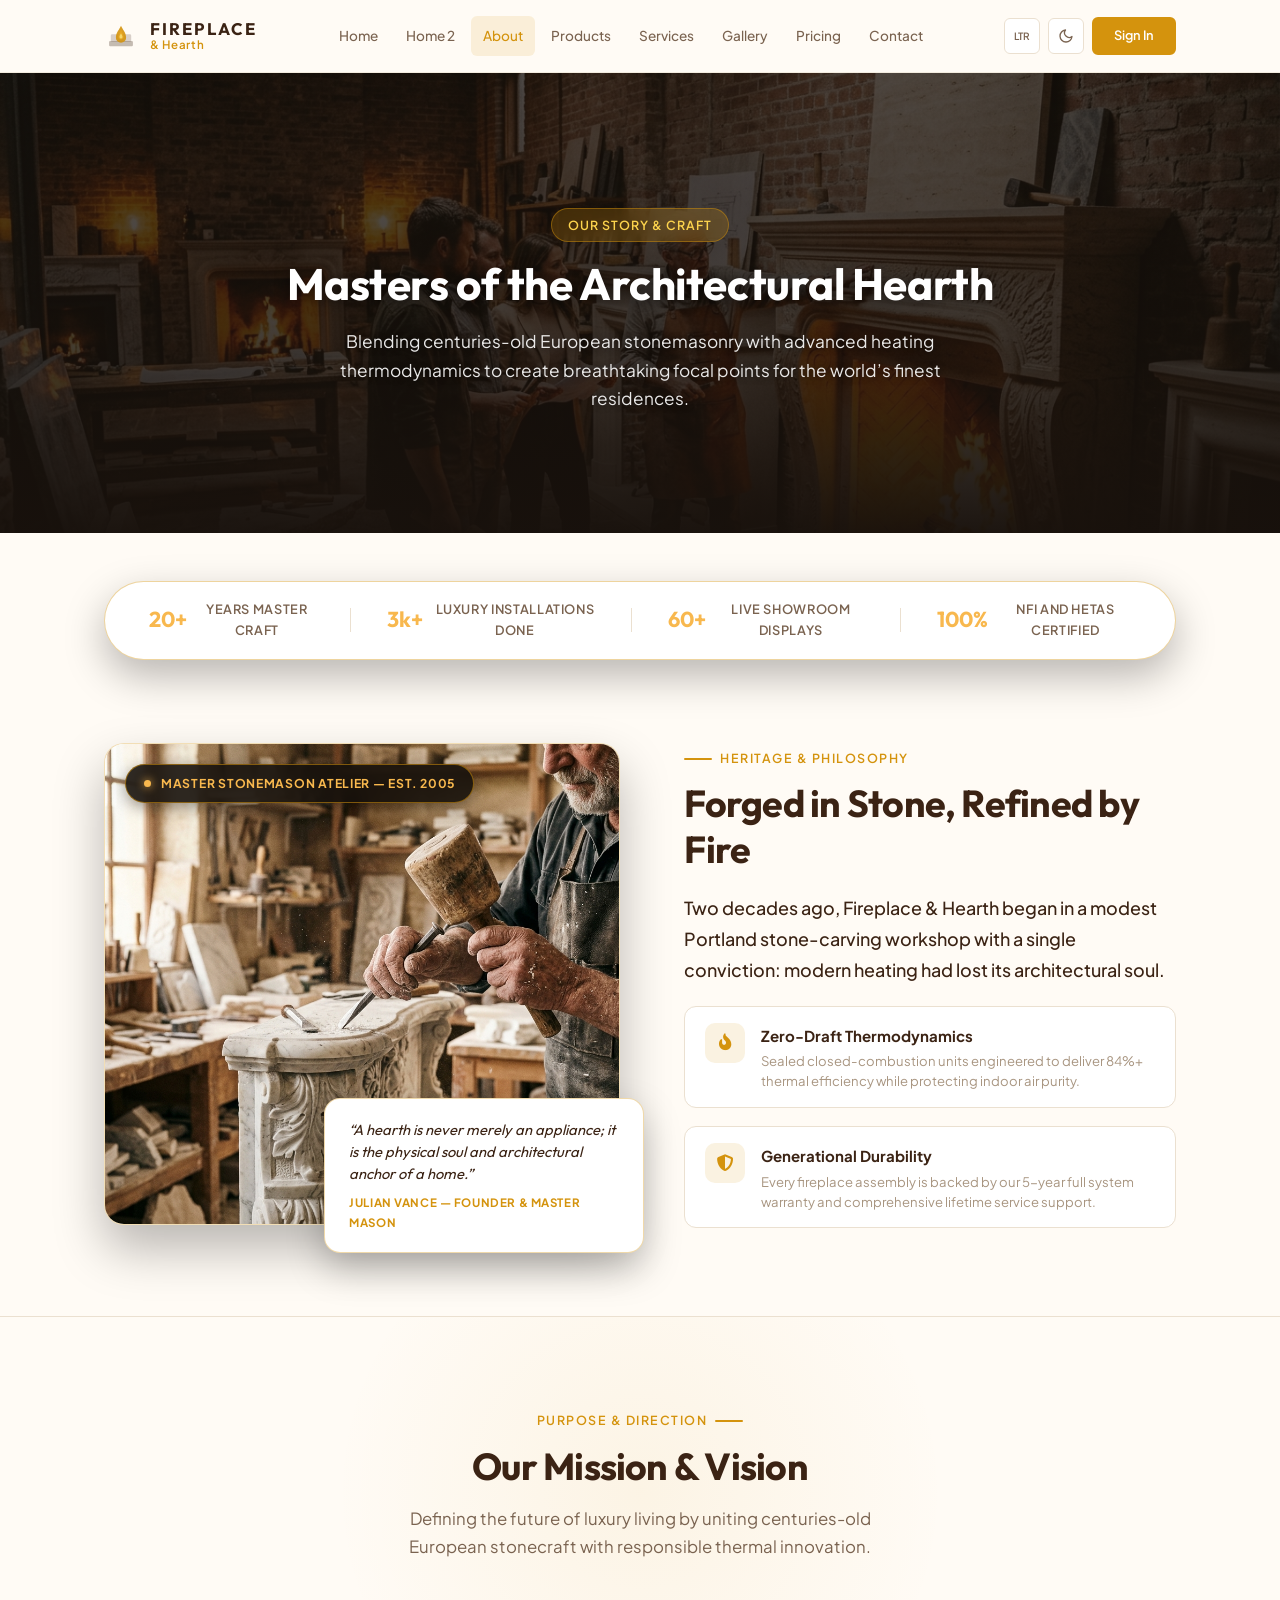
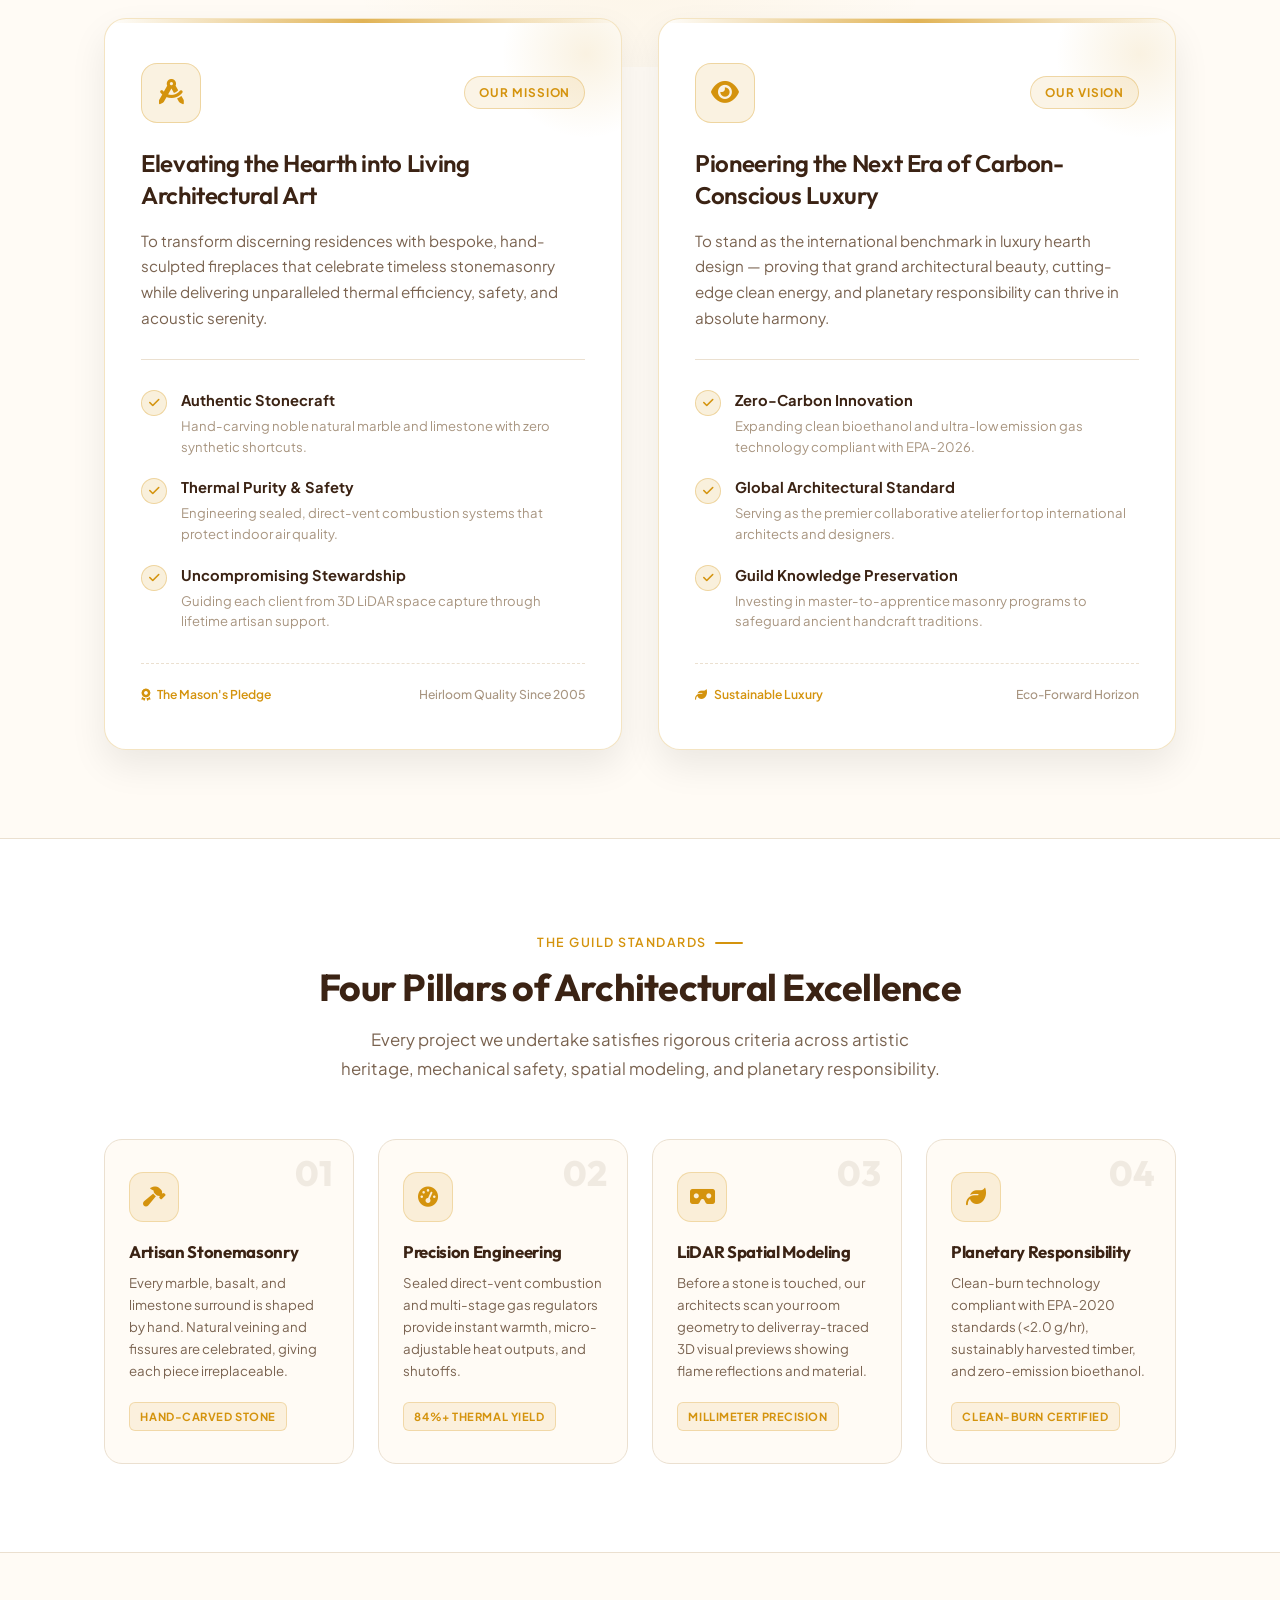
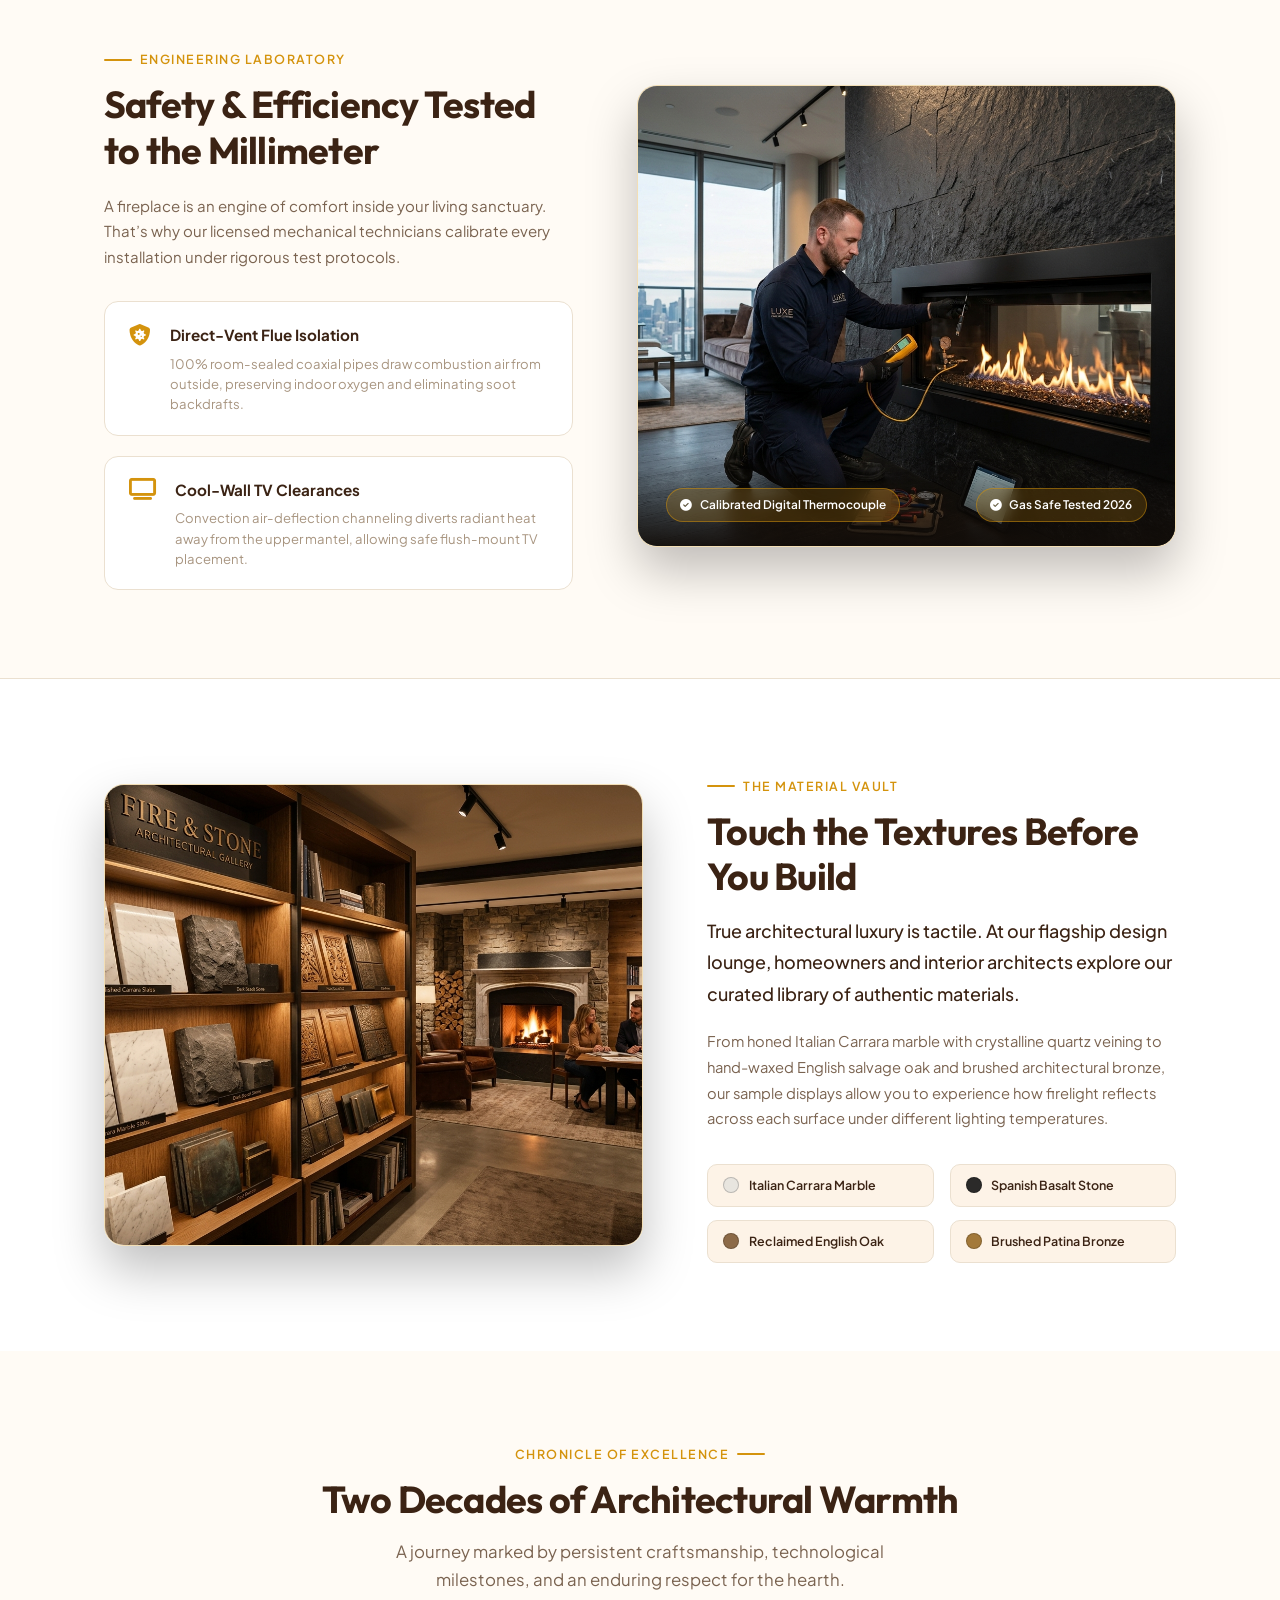
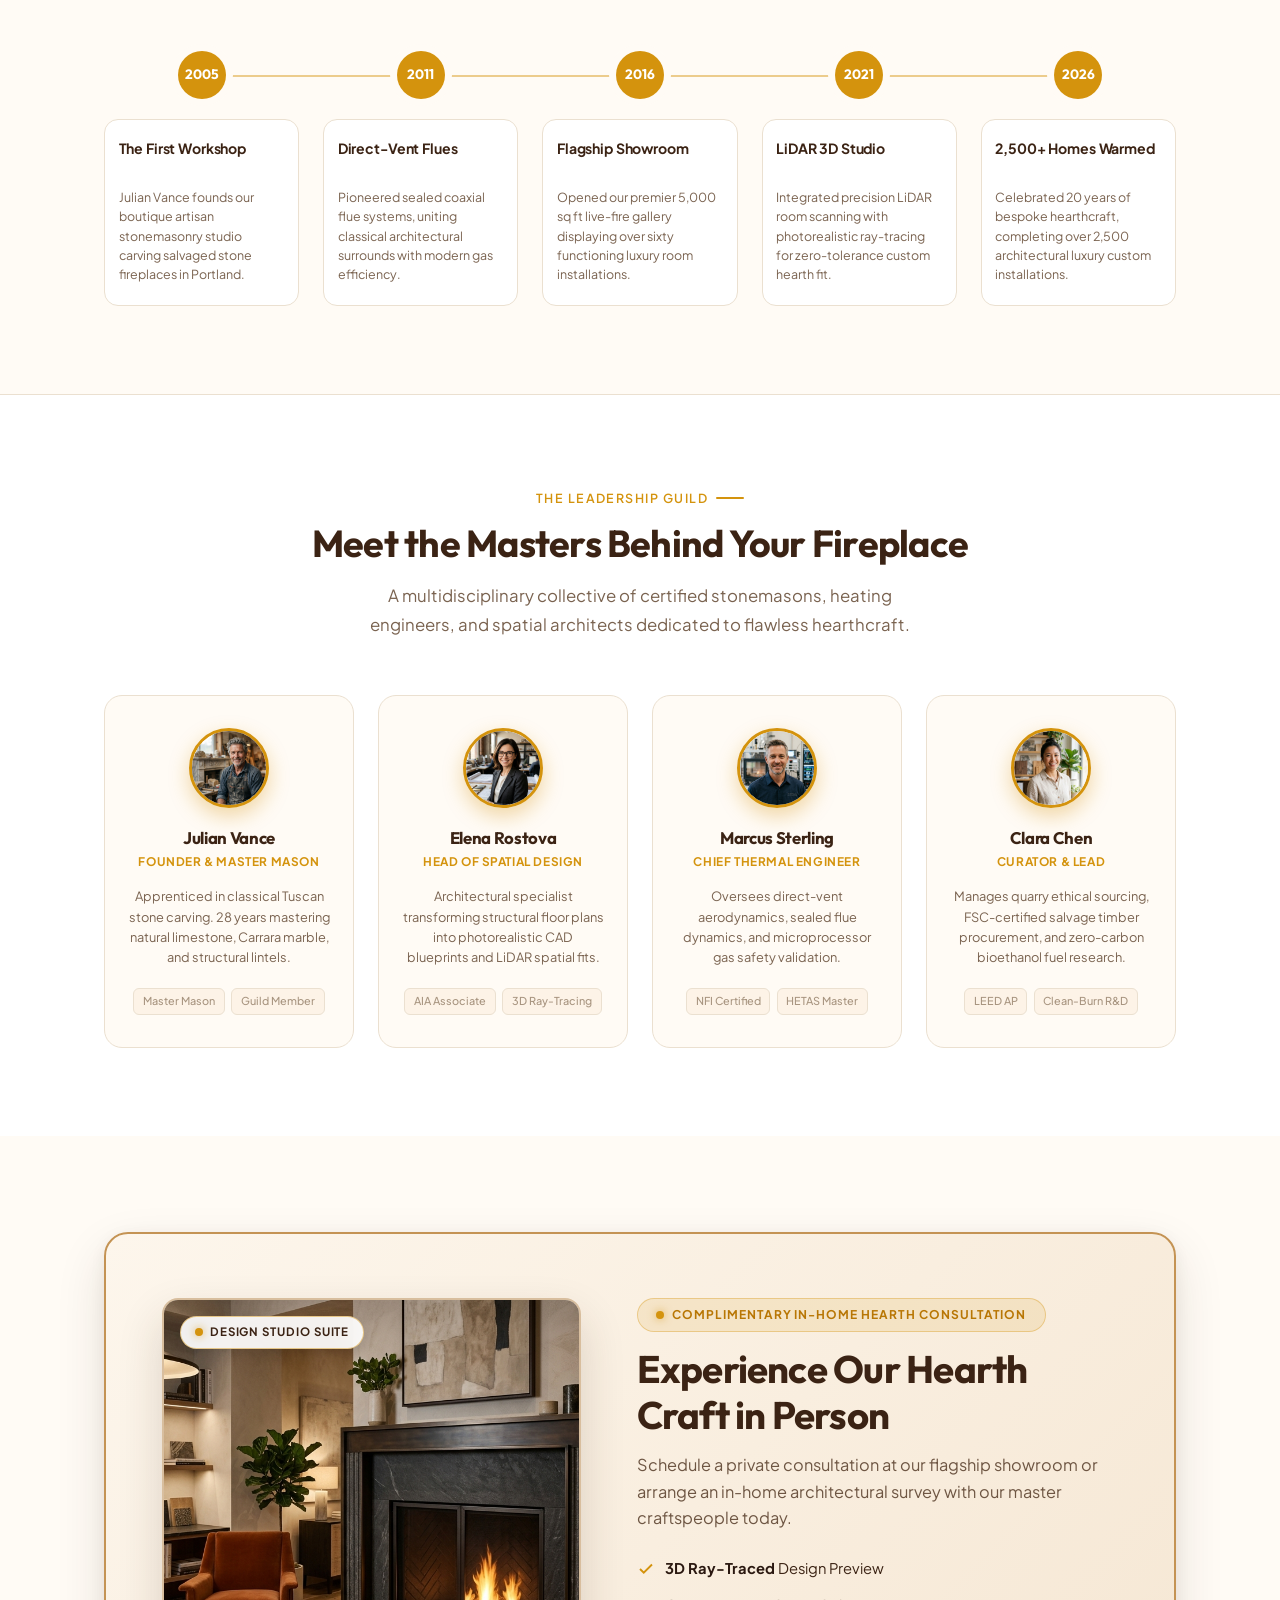
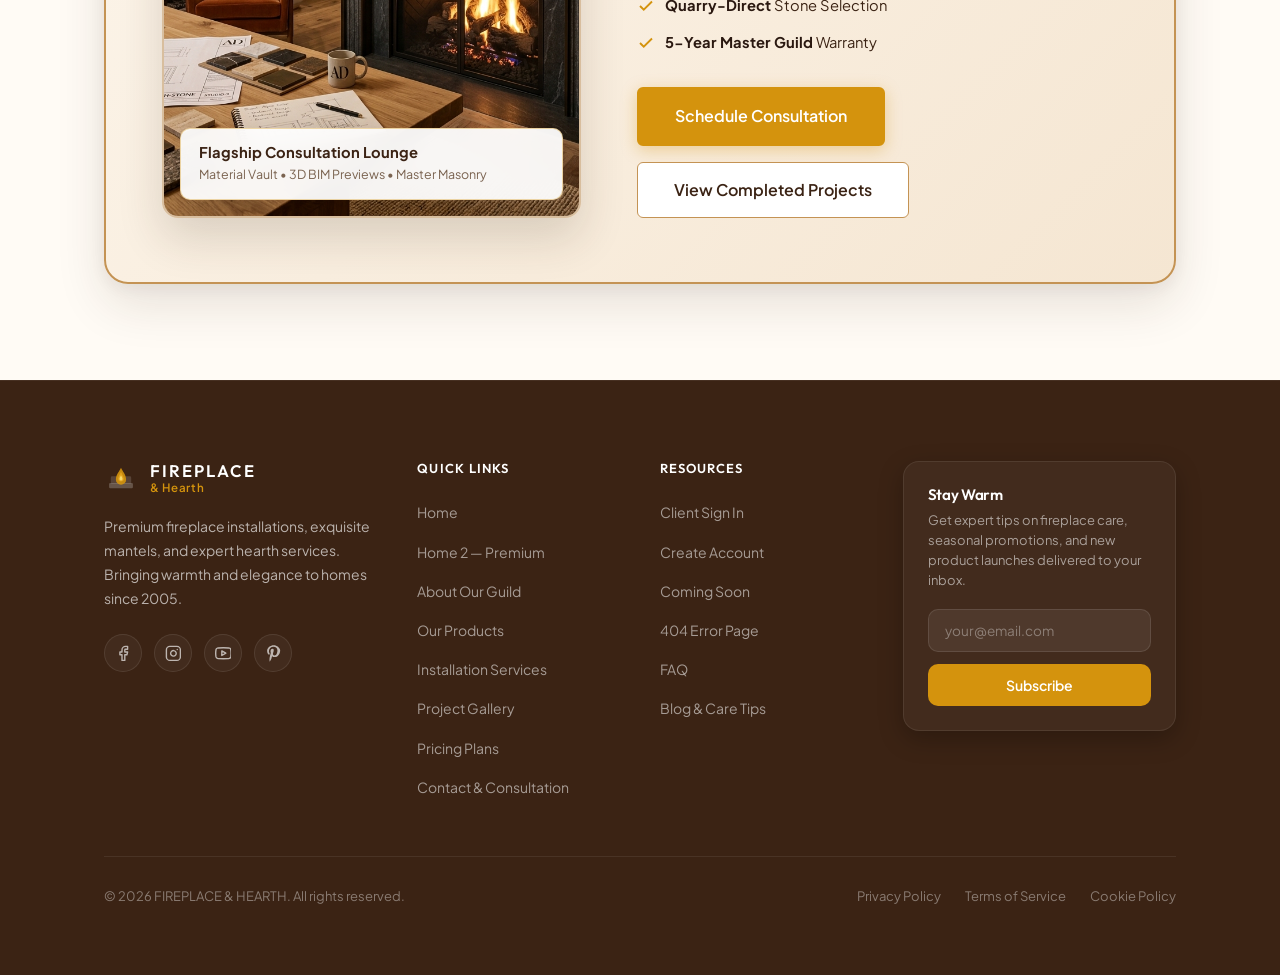
<file: about.html>
<!DOCTYPE html>
<html lang="en" dir="ltr">
<head>
    <meta charset="UTF-8">
    <meta name="viewport" content="width=device-width, initial-scale=1.0">
    <meta name="description" content="Discover Fireplace & Hearth — Over 20 years of bespoke architectural fireplace stonemasonry, precision heating engineering, and luxury hearth installations.">
    <title>About Us — Fireplace & Hearth</title>
    <link rel="icon" href="favicon.svg" type="image/svg+xml">
    <link rel="stylesheet" href="style.css">
    <link rel="stylesheet" href="https://cdnjs.cloudflare.com/ajax/libs/font-awesome/6.5.0/css/all.min.css">
    <script src="components.js" defer></script>
</head>
<body>
    <div id="main-nav"></div>

    <!-- ═══ Page Hero (Matches template & height of Contact page) ═══ -->
    <section class="page-hero page-hero-about">
        <div class="container">
            <span class="section-label" style="justify-content:center;">Our Story &amp; Craft</span>
            <h1>Masters of the Architectural Hearth</h1>
            <p>Blending centuries-old European stonemasonry with advanced heating thermodynamics to create breathtaking focal points for the world’s finest residences.</p>
        </div>
    </section>

    <!-- ═══ Stats Ribbon Strip (Moved Down Below Banner) ═══ -->
    <div class="abt-stats-ribbon-bar">
        <div class="container">
            <div class="abt-hero-stats-strip scroll-reveal">
                <div class="abt-hero-stat-item">
                    <strong>20+</strong>
                    <span>Years Master Craft</span>
                </div>
                <div class="abt-hero-stat-sep"></div>
                <div class="abt-hero-stat-item">
                    <strong>3k+</strong>
                    <span>Luxury Installations Done</span>
                </div>
                <div class="abt-hero-stat-sep"></div>
                <div class="abt-hero-stat-item">
                    <strong>60+</strong>
                    <span>Live Showroom Displays</span>
                </div>
                <div class="abt-hero-stat-sep"></div>
                <div class="abt-hero-stat-item">
                    <strong>100%</strong>
                    <span>NFI and HETAS Certified</span>
                </div>
            </div>
        </div>
    </div>

    <!-- ═══ SECTION 1: Heritage & Philosophy ═══ -->
    <section class="abt-story-section">
        <div class="container">
            <div class="abt-story-grid">
                <!-- Left: Hand-Crafted Visual Frame -->
                <div class="abt-story-visual-wrap scroll-reveal">
                    <div class="abt-story-img-frame">
                        <img src="assets/images/about-artisan-heritage.jpg" alt="Master stonemason hand-carving a classical marble fireplace mantel" class="abt-story-img" loading="lazy">
                        <div class="abt-story-badge">
                            <span class="abt-badge-pulse"></span>
                            <span>Master Stonemason Atelier — Est. 2005</span>
                        </div>
                    </div>
                    <div class="abt-story-quote-card">
                        <p>&ldquo;A hearth is never merely an appliance; it is the physical soul and architectural anchor of a home.&rdquo;</p>
                        <div class="abt-story-quote-author">Julian Vance — Founder &amp; Master Mason</div>
                    </div>
                </div>

                <!-- Right: Detailed Editorial Narrative -->
                <div class="abt-story-content scroll-reveal">
                    <span class="section-label">Heritage &amp; Philosophy</span>
                    <h2 class="section-title">Forged in Stone, Refined by Fire</h2>
                    <p class="abt-story-lead">Two decades ago, Fireplace &amp; Hearth began in a modest Portland stone-carving workshop with a single conviction: modern heating had lost its architectural soul.</p>
                    <div class="abt-tenets-list">
                        <div class="abt-tenet-item">
                            <div class="abt-tenet-icon"><i class="fa-solid fa-fire-flame-curved"></i></div>
                            <div>
                                <strong>Zero-Draft Thermodynamics</strong>
                                <p>Sealed closed-combustion units engineered to deliver 84%+ thermal efficiency while protecting indoor air purity.</p>
                            </div>
                        </div>
                        <div class="abt-tenet-item">
                            <div class="abt-tenet-icon"><i class="fa-solid fa-shield-halved"></i></div>
                            <div>
                                <strong>Generational Durability</strong>
                                <p>Every fireplace assembly is backed by our 5-year full system warranty and comprehensive lifetime service support.</p>
                            </div>
                        </div>
                    </div>
                </div>
            </div>
        </div>
    </section>

    <!-- ═══ SECTION 2: Purpose & Direction (Mission & Vision) ═══ -->
    <section class="abt-mv-section" id="mission-vision">
        <div class="container">
            <div class="text-center scroll-reveal">
                <span class="section-label">Purpose &amp; Direction</span>
                <h2 class="section-title">Our Mission &amp; Vision</h2>
                <p class="section-subtitle">Defining the future of luxury living by uniting centuries-old European stonecraft with responsible thermal innovation.</p>
            </div>

            <div class="abt-mv-grid">
                <!-- Mission Card -->
                <div class="abt-mv-card scroll-reveal">
                    <div class="abt-mv-card-glow"></div>
                    <div class="abt-mv-top">
                        <div class="abt-mv-icon-wrap">
                            <i class="fa-solid fa-compass-drafting"></i>
                        </div>
                        <span class="abt-mv-tag">Our Mission</span>
                    </div>
                    <h3 class="abt-mv-title">Elevating the Hearth into Living Architectural Art</h3>
                    <p class="abt-mv-lead">To transform discerning residences with bespoke, hand-sculpted fireplaces that celebrate timeless stonemasonry while delivering unparalleled thermal efficiency, safety, and acoustic serenity.</p>
                    
                    <div class="abt-mv-divider"></div>

                    <ul class="abt-mv-points">
                        <li>
                            <div class="abt-mv-check"><i class="fa-solid fa-check"></i></div>
                            <div>
                                <strong>Authentic Stonecraft</strong>
                                <span>Hand-carving noble natural marble and limestone with zero synthetic shortcuts.</span>
                            </div>
                        </li>
                        <li>
                            <div class="abt-mv-check"><i class="fa-solid fa-check"></i></div>
                            <div>
                                <strong>Thermal Purity &amp; Safety</strong>
                                <span>Engineering sealed, direct-vent combustion systems that protect indoor air quality.</span>
                            </div>
                        </li>
                        <li>
                            <div class="abt-mv-check"><i class="fa-solid fa-check"></i></div>
                            <div>
                                <strong>Uncompromising Stewardship</strong>
                                <span>Guiding each client from 3D LiDAR space capture through lifetime artisan support.</span>
                            </div>
                        </li>
                    </ul>

                    <div class="abt-mv-footer">
                        <span class="abt-mv-badge"><i class="fa-solid fa-award"></i> The Mason's Pledge</span>
                        <span class="abt-mv-meta">Heirloom Quality Since 2005</span>
                    </div>
                </div>

                <!-- Vision Card -->
                <div class="abt-mv-card scroll-reveal">
                    <div class="abt-mv-card-glow"></div>
                    <div class="abt-mv-top">
                        <div class="abt-mv-icon-wrap abt-mv-icon-vision">
                            <i class="fa-solid fa-eye"></i>
                        </div>
                        <span class="abt-mv-tag abt-mv-tag-vision">Our Vision</span>
                    </div>
                    <h3 class="abt-mv-title">Pioneering the Next Era of Carbon-Conscious Luxury</h3>
                    <p class="abt-mv-lead">To stand as the international benchmark in luxury hearth design — proving that grand architectural beauty, cutting-edge clean energy, and planetary responsibility can thrive in absolute harmony.</p>
                    
                    <div class="abt-mv-divider"></div>

                    <ul class="abt-mv-points">
                        <li>
                            <div class="abt-mv-check"><i class="fa-solid fa-check"></i></div>
                            <div>
                                <strong>Zero-Carbon Innovation</strong>
                                <span>Expanding clean bioethanol and ultra-low emission gas technology compliant with EPA-2026.</span>
                            </div>
                        </li>
                        <li>
                            <div class="abt-mv-check"><i class="fa-solid fa-check"></i></div>
                            <div>
                                <strong>Global Architectural Standard</strong>
                                <span>Serving as the premier collaborative atelier for top international architects and designers.</span>
                            </div>
                        </li>
                        <li>
                            <div class="abt-mv-check"><i class="fa-solid fa-check"></i></div>
                            <div>
                                <strong>Guild Knowledge Preservation</strong>
                                <span>Investing in master-to-apprentice masonry programs to safeguard ancient handcraft traditions.</span>
                            </div>
                        </li>
                    </ul>

                    <div class="abt-mv-footer">
                        <span class="abt-mv-badge"><i class="fa-solid fa-leaf"></i> Sustainable Luxury</span>
                        <span class="abt-mv-meta">Eco-Forward Horizon</span>
                    </div>
                </div>
            </div>
        </div>
    </section>

    <!-- ═══ SECTION 3: The 4 Guild Standards ═══ -->
    <section class="abt-pillars-section">
        <div class="container">
            <div class="text-center scroll-reveal">
                <span class="section-label">The Guild Standards</span>
                <h2 class="section-title">Four Pillars of Architectural Excellence</h2>
                <p class="section-subtitle">Every project we undertake satisfies rigorous criteria across artistic heritage, mechanical safety, spatial modeling, and planetary responsibility.</p>
            </div>

            <div class="abt-pillars-grid">
                <!-- Standard 01 -->
                <div class="abt-pillar-card scroll-reveal">
                    <span class="abt-pillar-watermark">01</span>
                    <div class="abt-pillar-icon"><i class="fa-solid fa-hammer"></i></div>
                    <h4>Artisan Stonemasonry</h4>
                    <p>Every marble, basalt, and limestone surround is shaped by hand. Natural veining and fissures are celebrated, giving each piece irreplaceable.</p>
                    <span class="abt-pillar-tag">Hand-Carved Stone</span>
                </div>

                <!-- Standard 02 -->
                <div class="abt-pillar-card scroll-reveal">
                    <span class="abt-pillar-watermark">02</span>
                    <div class="abt-pillar-icon"><i class="fa-solid fa-gauge-high"></i></div>
                    <h4>Precision Engineering</h4>
                    <p>Sealed direct-vent combustion and multi-stage gas regulators provide instant warmth, micro-adjustable heat outputs, and shutoffs.</p>
                    <span class="abt-pillar-tag">84%+ Thermal Yield</span>
                </div>

                <!-- Standard 03 -->
                <div class="abt-pillar-card scroll-reveal">
                    <span class="abt-pillar-watermark">03</span>
                    <div class="abt-pillar-icon"><i class="fa-solid fa-vr-cardboard"></i></div>
                    <h4>LiDAR Spatial Modeling</h4>
                    <p>Before a stone is touched, our architects scan your room geometry to deliver ray-traced 3D visual previews showing flame reflections and material.</p>
                    <span class="abt-pillar-tag">Millimeter Precision</span>
                </div>

                <!-- Standard 04 -->
                <div class="abt-pillar-card scroll-reveal">
                    <span class="abt-pillar-watermark">04</span>
                    <div class="abt-pillar-icon"><i class="fa-solid fa-leaf"></i></div>
                    <h4>Planetary Responsibility</h4>
                    <p>Clean-burn technology compliant with EPA-2020 standards (&lt;2.0 g/hr), sustainably harvested timber, and zero-emission bioethanol.</p>
                    <span class="abt-pillar-tag">Clean-Burn Certified</span>
                </div>
            </div>
        </div>
    </section>

    <!-- ═══ SECTION 4: Precision Engineering & Safety Laboratory ═══ -->
    <section class="abt-tech-section">
        <div class="container">
            <div class="abt-tech-grid">
                <!-- Left: Technical Features -->
                <div class="abt-tech-content scroll-reveal">
                    <span class="section-label">Engineering Laboratory</span>
                    <h2 class="section-title">Safety &amp; Efficiency Tested to the Millimeter</h2>
                    <p class="abt-tech-lead">A fireplace is an engine of comfort inside your living sanctuary. That’s why our licensed mechanical technicians calibrate every installation under rigorous test protocols.</p>

                    <div class="abt-tech-features-grid">
                        <div class="abt-tech-feature-card">
                            <i class="fa-solid fa-shield-virus abt-tech-feat-icon"></i>
                            <div>
                                <strong>Direct-Vent Flue Isolation</strong>
                                <span>100% room-sealed coaxial pipes draw combustion air from outside, preserving indoor oxygen and eliminating soot backdrafts.</span>
                            </div>
                        </div>
                        <div class="abt-tech-feature-card">
                            <i class="fa-solid fa-tv abt-tech-feat-icon"></i>
                            <div>
                                <strong>Cool-Wall TV Clearances</strong>
                                <span>Convection air-deflection channeling diverts radiant heat away from the upper mantel, allowing safe flush-mount TV placement.</span>
                            </div>
                        </div>
                    </div>
                </div>

                <!-- Right: Precision Tech Visual -->
                <div class="abt-tech-img-box scroll-reveal">
                    <img src="assets/images/about-precision-tech.jpg" alt="Certified technician calibrating high-efficiency linear gas fireplace" class="abt-tech-img" loading="lazy">
                    <div class="abt-tech-callout-overlay">
                        <div class="abt-tech-badge-pill">
                            <i class="fa-solid fa-check-circle"></i>
                            <span>Calibrated Digital Thermocouple</span>
                        </div>
                        <div class="abt-tech-badge-pill">
                            <i class="fa-solid fa-check-circle"></i>
                            <span>Gas Safe Tested 2026</span>
                        </div>
                    </div>
                </div>
            </div>
        </div>
    </section>

    <!-- ═══ SECTION 5: The Material Vault & Flagship Atelier ═══ -->
    <section class="abt-vault-section">
        <div class="container">
            <div class="abt-vault-grid">
                <!-- Left: Material Vault Visual -->
                <div class="abt-vault-img-box scroll-reveal">
                    <img src="assets/images/about-material-vault.jpg" alt="Fireplace & Hearth material consultation library and sample vault" class="abt-vault-img" loading="lazy">
                </div>

                <!-- Right: Content & Swatch Palette -->
                <div class="abt-vault-content scroll-reveal">
                    <span class="section-label">The Material Vault</span>
                    <h2 class="section-title">Touch the Textures Before You Build</h2>
                    <p class="abt-story-lead">True architectural luxury is tactile. At our flagship design lounge, homeowners and interior architects explore our curated library of authentic materials.</p>
                    <p class="abt-story-body">From honed Italian Carrara marble with crystalline quartz veining to hand-waxed English salvage oak and brushed architectural bronze, our sample displays allow you to experience how firelight reflects across each surface under different lighting temperatures.</p>

                    <div class="abt-vault-swatches-strip">
                        <div class="abt-swatch-badge">
                            <span class="abt-swatch-circle swatch-carrara"></span>
                            <span>Italian Carrara Marble</span>
                        </div>
                        <div class="abt-swatch-badge">
                            <span class="abt-swatch-circle swatch-basalt"></span>
                            <span>Spanish Basalt Stone</span>
                        </div>
                        <div class="abt-swatch-badge">
                            <span class="abt-swatch-circle swatch-oak"></span>
                            <span>Reclaimed English Oak</span>
                        </div>
                        <div class="abt-swatch-badge">
                            <span class="abt-swatch-circle swatch-bronze"></span>
                            <span>Brushed Patina Bronze</span>
                        </div>
                    </div>
                </div>
            </div>
        </div>
    </section>

    <!-- ═══ SECTION 6: Two Decades of Evolution (Timeline) ═══ -->
    <section class="abt-timeline-section">
        <div class="container">
            <div class="text-center scroll-reveal">
                <span class="section-label">Chronicle of Excellence</span>
                <h2 class="section-title">Two Decades of Architectural Warmth</h2>
                <p class="section-subtitle">A journey marked by persistent craftsmanship, technological milestones, and an enduring respect for the hearth.</p>
            </div>

            <div class="abt-timeline-track scroll-reveal">
                <!-- 2005 -->
                <div class="abt-timeline-node">
                    <div class="abt-timeline-year-bubble">2005</div>
                    <div class="abt-timeline-card">
                        <strong>The First Workshop</strong>
                        <p>Julian Vance founds our boutique artisan stonemasonry studio carving salvaged stone fireplaces in Portland.</p>
                    </div>
                </div>

                <!-- 2011 -->
                <div class="abt-timeline-node">
                    <div class="abt-timeline-year-bubble">2011</div>
                    <div class="abt-timeline-card">
                        <strong>Direct-Vent Flues</strong>
                        <p>Pioneered sealed coaxial flue systems, uniting classical architectural surrounds with modern gas efficiency.</p>
                    </div>
                </div>

                <!-- 2016 -->
                <div class="abt-timeline-node">
                    <div class="abt-timeline-year-bubble">2016</div>
                    <div class="abt-timeline-card">
                        <strong>Flagship Showroom</strong>
                        <p>Opened our premier 5,000 sq ft live-fire gallery displaying over sixty functioning luxury room installations.</p>
                    </div>
                </div>

                <!-- 2021 -->
                <div class="abt-timeline-node">
                    <div class="abt-timeline-year-bubble">2021</div>
                    <div class="abt-timeline-card">
                        <strong>LiDAR 3D Studio</strong>
                        <p>Integrated precision LiDAR room scanning with photorealistic ray-tracing for zero-tolerance custom hearth fit.</p>
                    </div>
                </div>

                <!-- Present -->
                <div class="abt-timeline-node">
                    <div class="abt-timeline-year-bubble">2026</div>
                    <div class="abt-timeline-card">
                        <strong>2,500+ Homes Warmed</strong>
                        <p>Celebrated 20 years of bespoke hearthcraft, completing over 2,500 architectural luxury custom installations.</p>
                    </div>
                </div>
            </div>
        </div>
    </section>

    <!-- ═══ SECTION 7: The Leadership Guild ═══ -->
    <section class="abt-team-section">
        <div class="container">
            <div class="text-center scroll-reveal">
                <span class="section-label">The Leadership Guild</span>
                <h2 class="section-title">Meet the Masters Behind Your Fireplace</h2>
                <p class="section-subtitle">A multidisciplinary collective of certified stonemasons, heating engineers, and spatial architects dedicated to flawless hearthcraft.</p>
            </div>

            <div class="abt-team-grid">
                <!-- Julian Vance -->
                <div class="abt-team-card scroll-reveal">
                    <img src="assets/images/team-julian-vance.jpg" alt="Julian Vance - Founder &amp; Master Mason" class="abt-team-avatar-img" width="80" height="80" loading="lazy">
                    <h4>Julian Vance</h4>
                    <span class="abt-team-role">Founder &amp; Master Mason</span>
                    <p>Apprenticed in classical Tuscan stone carving. 28 years mastering natural limestone, Carrara marble, and structural lintels.</p>
                    <div class="abt-team-tags">
                        <span class="abt-team-tag">Master Mason</span>
                        <span class="abt-team-tag">Guild Member</span>
                    </div>
                </div>

                <!-- Elena Rostova -->
                <div class="abt-team-card scroll-reveal">
                    <img src="assets/images/team-elena-rostova.jpg" alt="Elena Rostova - Head of Spatial Design" class="abt-team-avatar-img" width="80" height="80" loading="lazy">
                    <h4>Elena Rostova</h4>
                    <span class="abt-team-role">Head of Spatial Design</span>
                    <p>Architectural specialist transforming structural floor plans into photorealistic CAD blueprints and LiDAR spatial fits.</p>
                    <div class="abt-team-tags">
                        <span class="abt-team-tag">AIA Associate</span>
                        <span class="abt-team-tag">3D Ray-Tracing</span>
                    </div>
                </div>

                <!-- Marcus Sterling -->
                <div class="abt-team-card scroll-reveal">
                    <img src="assets/images/team-marcus-sterling.jpg" alt="Marcus Sterling - Chief Thermal Engineer" class="abt-team-avatar-img" width="80" height="80" loading="lazy">
                    <h4>Marcus Sterling</h4>
                    <span class="abt-team-role">Chief Thermal Engineer</span>
                    <p>Oversees direct-vent aerodynamics, sealed flue dynamics, and microprocessor gas safety validation.</p>
                    <div class="abt-team-tags">
                        <span class="abt-team-tag">NFI Certified</span>
                        <span class="abt-team-tag">HETAS Master</span>
                    </div>
                </div>

                <!-- Clara Chen -->
                <div class="abt-team-card scroll-reveal">
                    <img src="assets/images/team-clara-chen.jpg" alt="Clara Chen - Curator &amp; Lead" class="abt-team-avatar-img" width="80" height="80" loading="lazy">
                    <h4>Clara Chen</h4>
                    <span class="abt-team-role">Curator &amp; Lead</span>
                    <p>Manages quarry ethical sourcing, FSC-certified salvage timber procurement, and zero-carbon bioethanol fuel research.</p>
                    <div class="abt-team-tags">
                        <span class="abt-team-tag">LEED AP</span>
                        <span class="abt-team-tag">Clean-Burn R&amp;D</span>
                    </div>
                </div>
            </div>
        </div>
    </section>



    <!-- ═══ CTA Banner (Architectural Showcase with Image) ═══ -->
    <section class="cta-banner-wrapper">
        <div class="container scroll-reveal">
            <div class="cta-banner cta-banner-split cta-about-split">
                <div class="cta-split-inner">
                    <div class="cta-split-media">
                        <div class="cta-split-card">
                            <img src="assets/images/about-cta-consultation.jpg" alt="Architectural fireplace design studio and private consultation lounge" class="cta-split-img" width="560" height="420" loading="lazy">
                            <div class="cta-split-tag-top">
                                <span class="cta-badge-dot"></span>
                                <span>Design Studio Suite</span>
                            </div>
                            <div class="cta-split-caption">
                                <div class="cta-caption-title">Flagship Consultation Lounge</div>
                                <div class="cta-caption-sub">Material Vault • 3D BIM Previews • Master Masonry</div>
                            </div>
                        </div>
                    </div>

                    <div class="cta-split-content">
                        <div class="cta-split-badge">
                            <span class="cta-badge-dot"></span>
                            <span>Complimentary In-Home Hearth Consultation</span>
                        </div>
                        <h2>Experience Our Hearth Craft in Person</h2>
                        <p>Schedule a private consultation at our flagship showroom or arrange an in-home architectural survey with our master craftspeople today.</p>
                        
                        <div class="cta-split-perks">
                            <div class="cta-split-perk">
                                <svg width="18" height="18" viewBox="0 0 24 24" fill="none" stroke="currentColor" stroke-width="2.5"><polyline points="20 6 9 17 4 12"/></svg>
                                <span><strong>3D Ray-Traced</strong> Design Preview</span>
                            </div>
                            <div class="cta-split-perk">
                                <svg width="18" height="18" viewBox="0 0 24 24" fill="none" stroke="currentColor" stroke-width="2.5"><polyline points="20 6 9 17 4 12"/></svg>
                                <span><strong>Quarry-Direct</strong> Stone Selection</span>
                            </div>
                            <div class="cta-split-perk">
                                <svg width="18" height="18" viewBox="0 0 24 24" fill="none" stroke="currentColor" stroke-width="2.5"><polyline points="20 6 9 17 4 12"/></svg>
                                <span><strong>5-Year Master Guild</strong> Warranty</span>
                            </div>
                        </div>

                        <div class="hero-btns">
                            <a href="contact.html" class="btn btn-primary btn-lg">Schedule Consultation</a>
                            <a href="gallery.html" class="btn btn-secondary btn-lg">View Completed Projects</a>
                        </div>
                    </div>
                </div>
            </div>
        </div>
    </section>

    <div id="main-footer"></div>
</body>
</html>
</file>
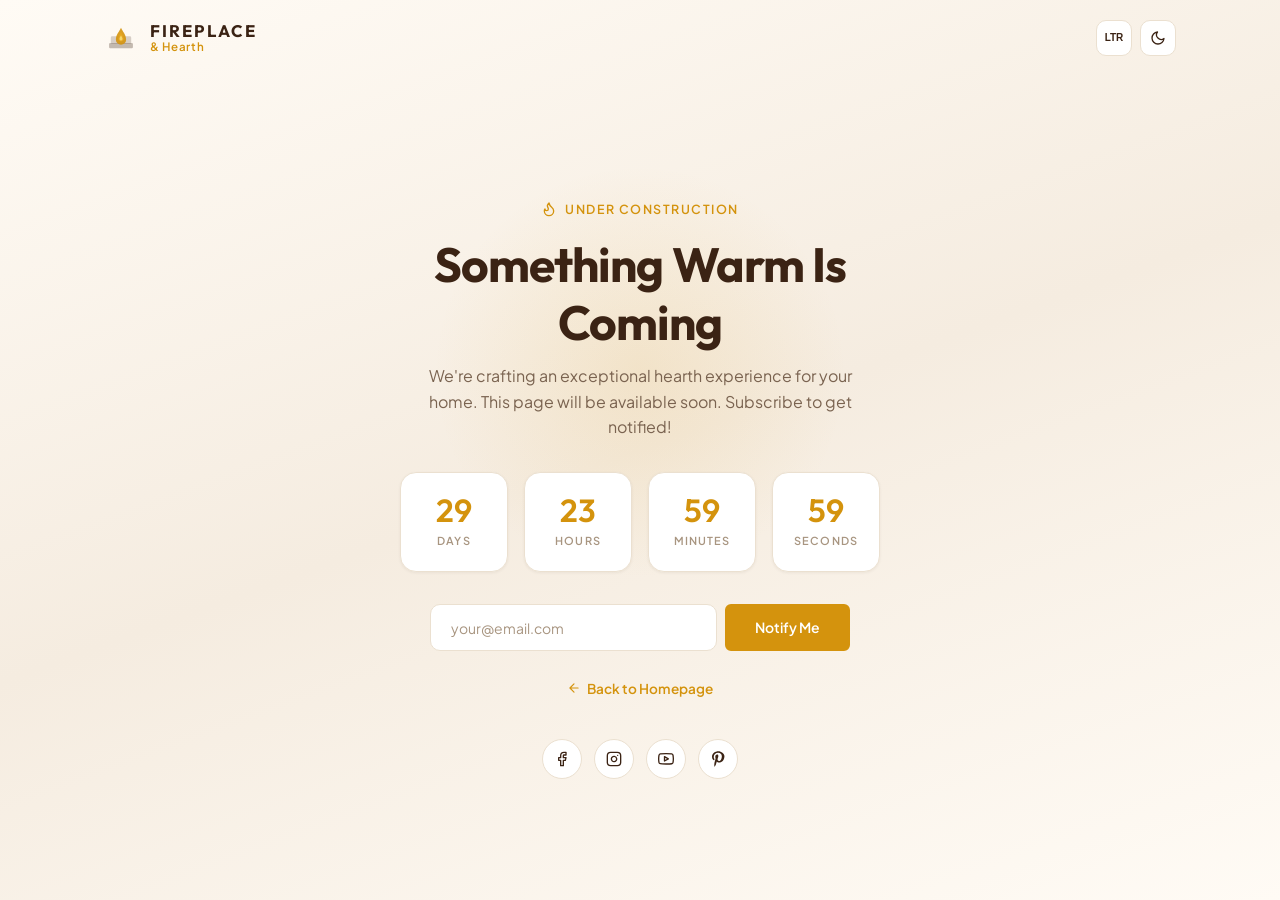
<file: coming-soon.html>
<!DOCTYPE html>
<html lang="en" id="root-html">
<head>
    <meta charset="UTF-8">
    <meta name="viewport" content="width=device-width, initial-scale=1.0">
    <meta name="description" content="Something exciting is coming soon from Fireplace & Hearth. Subscribe for updates on new luxury fireplaces and hearth collections.">
    <title>Coming Soon | Fireplace & Hearth — Premium Hearth & Fireplace Store</title>
    <link rel="icon" type="image/svg+xml" href="favicon.svg">
    <link rel="stylesheet" href="style.css">
    <link rel="stylesheet" href="https://cdnjs.cloudflare.com/ajax/libs/font-awesome/6.5.0/css/all.min.css">
</head>
<body class="fullscreen-page">

<!-- Top Bar -->
<div class="fullscreen-topbar">
    <a href="index.html" class="nav-logo" aria-label="Fireplace & Hearth Home" style="text-decoration:none;">
        <div class="nav-logo-icon" style="color:var(--clr-text);">
            <svg width="38" height="38" viewBox="0 0 100 100" fill="none" xmlns="http://www.w3.org/2000/svg">
                <rect x="15" y="65" width="70" height="15" rx="3" fill="currentColor" opacity="0.3"/>
                <rect x="20" y="45" width="60" height="22" rx="4" fill="currentColor" opacity="0.2"/>
                <path d="M50 20C46 30 35 40 35 55a15 15 0 0030 0c0-15-11-25-15-35z" fill="var(--clr-primary)" opacity="0.9"/>
                <path d="M50 32c-2.5 6-8 12-8 20a8 8 0 0016 0c0-8-5.5-14-8-20z" fill="#E8A620" opacity="0.85"/>
                <path d="M50 42c-1.5 3.5-4.5 7-4.5 11a4.5 4.5 0 009 0c0-4-3-7.5-4.5-11z" fill="#F5D76B"/>
            </svg>
        </div>
        <div class="nav-logo-text">
            <span class="brand-top">FIREPLACE</span>
            <span class="brand-bottom">& Hearth</span>
        </div>
    </a>
    <div style="display:flex;gap:0.5rem;">
        <button onclick="toggleDir(event)" class="auth-toggle-btn" title="Toggle Direction">
            <span class="dir-label" style="font-size:0.625rem;font-weight:600;">LTR</span>
        </button>
        <button onclick="toggleTheme(event)" class="auth-toggle-btn" title="Toggle Theme" aria-label="Toggle dark mode">
            <span class="theme-icon-wrap"><svg xmlns="http://www.w3.org/2000/svg" width="16" height="16" viewBox="0 0 24 24" fill="none" stroke="currentColor" stroke-width="2" stroke-linecap="round" stroke-linejoin="round"><path d="M21 12.79A9 9 0 1 1 11.21 3 7 7 0 0 0 21 12.79z"/></svg></span>
        </button>
    </div>
</div>

<!-- Content -->
<div class="fullscreen-content">
    <div style="position:relative;max-width:540px;width:100%;margin:0 auto;">
        <!-- Decorative glow -->
        <div style="position:absolute;top:30%;left:50%;transform:translate(-50%,-50%);width:min(450px, 90vw);height:min(450px, 90vw);background:radial-gradient(circle,rgba(212,147,13,0.12),transparent 65%);border-radius:50%;pointer-events:none;"></div>

        <div style="position:relative;z-index:2;">
            <div class="section-label" style="justify-content:center;margin-bottom:1rem;">
                <svg xmlns="http://www.w3.org/2000/svg" width="16" height="16" viewBox="0 0 24 24" fill="none" stroke="currentColor" stroke-width="2" stroke-linecap="round" stroke-linejoin="round"><path d="M8.5 14.5A2.5 2.5 0 0 0 11 12c0-1.38-.5-2-1-3-1.072-2.143-.224-4.054 2-6 .5 2.5 2 4.9 4 6.5 2 1.6 3 3.5 3 5.5a7 7 0 1 1-14 0c0-1.153.433-2.294 1-3a2.5 2.5 0 0 0 2.5 2.5z"/></svg>
                Under Construction
            </div>
            <h1 class="coming-title">Something Warm Is Coming</h1>
            <p class="coming-desc">
                We're crafting an exceptional hearth experience for your home. This page will be available soon. Subscribe to get notified!
            </p>

            <!-- Countdown -->
            <div class="countdown-grid" id="countdown">
                <div class="countdown-item">
                    <div class="countdown-value" id="cd-days">30</div>
                    <div class="countdown-label">Days</div>
                </div>
                <div class="countdown-item">
                    <div class="countdown-value" id="cd-hours">14</div>
                    <div class="countdown-label">Hours</div>
                </div>
                <div class="countdown-item">
                    <div class="countdown-value" id="cd-mins">36</div>
                    <div class="countdown-label">Minutes</div>
                </div>
                <div class="countdown-item">
                    <div class="countdown-value" id="cd-secs">52</div>
                    <div class="countdown-label">Seconds</div>
                </div>
            </div>

            <!-- Subscribe -->
            <form class="subscribe-form" onsubmit="event.preventDefault(); alert('Subscribed! We will notify you when this page launches.'); this.reset();">
                <input type="email" placeholder="your@email.com" required aria-label="Email address">
                <button type="submit" class="btn btn-primary">Notify Me</button>
            </form>

            <div style="margin-top:1.5rem;">
                <a href="index.html" class="link-primary" style="display:inline-flex;align-items:center;gap:0.35rem;font-weight:600;">
                    <svg xmlns="http://www.w3.org/2000/svg" width="14" height="14" viewBox="0 0 24 24" fill="none" stroke="currentColor" stroke-width="2" stroke-linecap="round" stroke-linejoin="round"><path d="M19 12H5M12 19l-7-7 7-7"/></svg>
                    Back to Homepage
                </a>
            </div>

            <!-- Social Links -->
            <div class="coming-socials">
                <a href="#" class="coming-social-link" aria-label="Facebook"><svg xmlns="http://www.w3.org/2000/svg" width="16" height="16" viewBox="0 0 24 24" fill="none" stroke="currentColor" stroke-width="2" stroke-linecap="round" stroke-linejoin="round"><path d="M18 2h-3a5 5 0 0 0-5 5v3H7v4h3v8h4v-8h3l1-4h-4V7a1 1 0 0 1 1-1h3z"/></svg></a>
                <a href="#" class="coming-social-link" aria-label="Instagram"><svg xmlns="http://www.w3.org/2000/svg" width="16" height="16" viewBox="0 0 24 24" fill="none" stroke="currentColor" stroke-width="2" stroke-linecap="round" stroke-linejoin="round"><rect x="2" y="2" width="20" height="20" rx="5" ry="5"/><path d="M16 11.37A4 4 0 1 1 12.63 8 4 4 0 0 1 16 11.37z"/><line x1="17.5" y1="6.5" x2="17.51" y2="6.5"/></svg></a>
                <a href="#" class="coming-social-link" aria-label="YouTube"><svg xmlns="http://www.w3.org/2000/svg" width="16" height="16" viewBox="0 0 24 24" fill="none" stroke="currentColor" stroke-width="2" stroke-linecap="round" stroke-linejoin="round"><path d="M22.54 6.42a2.78 2.78 0 0 0-1.94-2C18.88 4 12 4 12 4s-6.88 0-8.6.46a2.78 2.78 0 0 0-1.94 2A29 29 0 0 0 1 11.75a29 29 0 0 0 .46 5.33A2.78 2.78 0 0 0 3.4 19.1c1.72.46 8.6.46 8.6.46s6.88 0 8.6-.46a2.78 2.78 0 0 0 1.94-2 29 29 0 0 0 .46-5.25 29 29 0 0 0-.46-5.43z"/><polygon points="9.75 15.02 15.5 11.75 9.75 8.48 9.75 15.02"/></svg></a>
                <a href="#" class="coming-social-link" aria-label="Pinterest"><svg xmlns="http://www.w3.org/2000/svg" width="16" height="16" viewBox="0 0 384 512" fill="currentColor" style="fill:currentColor;stroke:none;"><path fill="currentColor" stroke="none" d="M204 6.5C101.4 6.5 0 74.9 0 185.6 0 256 39.6 296 63.6 296c9.9 0 15.6-27.6 15.6-35.4 0-9.3-23.7-29.1-23.7-67.8 0-80.4 61.2-137.4 140.4-137.4 68.1 0 118.5 38.7 118.5 109.8 0 53.1-21.3 152.7-90.3 152.7-24.9 0-46.2-18-46.2-43.8 0-38.1 24.9-75 24.9-114.3 0-68.4-97.5-56.1-97.5 27 0 17.4 2.1 36.6 9.6 52.8-13.8 58.5-42.6 144.3-42.6 204.6 0 18.6 2.7 36.9 4.5 55.2 3.6 4.5 2.4 3 6.9 1.5 48.9-68.1 46.5-81.6 69-168.3 12.3 23.4 44.1 36.9 70.8 36.9 104.4 0 175.2-99 175.2-211.8C391.2 87.2 299.7 6.5 204 6.5z"/></svg></a>
            </div>
        </div>
    </div>
</div>

<script src="components.js"></script>
<script>
    document.addEventListener('DOMContentLoaded', function() {
        initAuthPage();

        // 30 days countdown timer
        const targetDate = new Date();
        targetDate.setDate(targetDate.getDate() + 30);

        function updateCountdown() {
            const now = new Date();
            const diff = targetDate - now;
            if (diff <= 0) return;

            const days = Math.floor(diff / (1000 * 60 * 60 * 24));
            const hours = Math.floor((diff % (1000 * 60 * 60 * 24)) / (1000 * 60 * 60));
            const mins = Math.floor((diff % (1000 * 60 * 60)) / (1000 * 60));
            const secs = Math.floor((diff % (1000 * 60)) / 1000);

            document.getElementById('cd-days').textContent = String(days).padStart(2, '0');
            document.getElementById('cd-hours').textContent = String(hours).padStart(2, '0');
            document.getElementById('cd-mins').textContent = String(mins).padStart(2, '0');
            document.getElementById('cd-secs').textContent = String(secs).padStart(2, '0');
        }

        updateCountdown();
        setInterval(updateCountdown, 1000);
    });
</script>
</body>
</html>
</file>
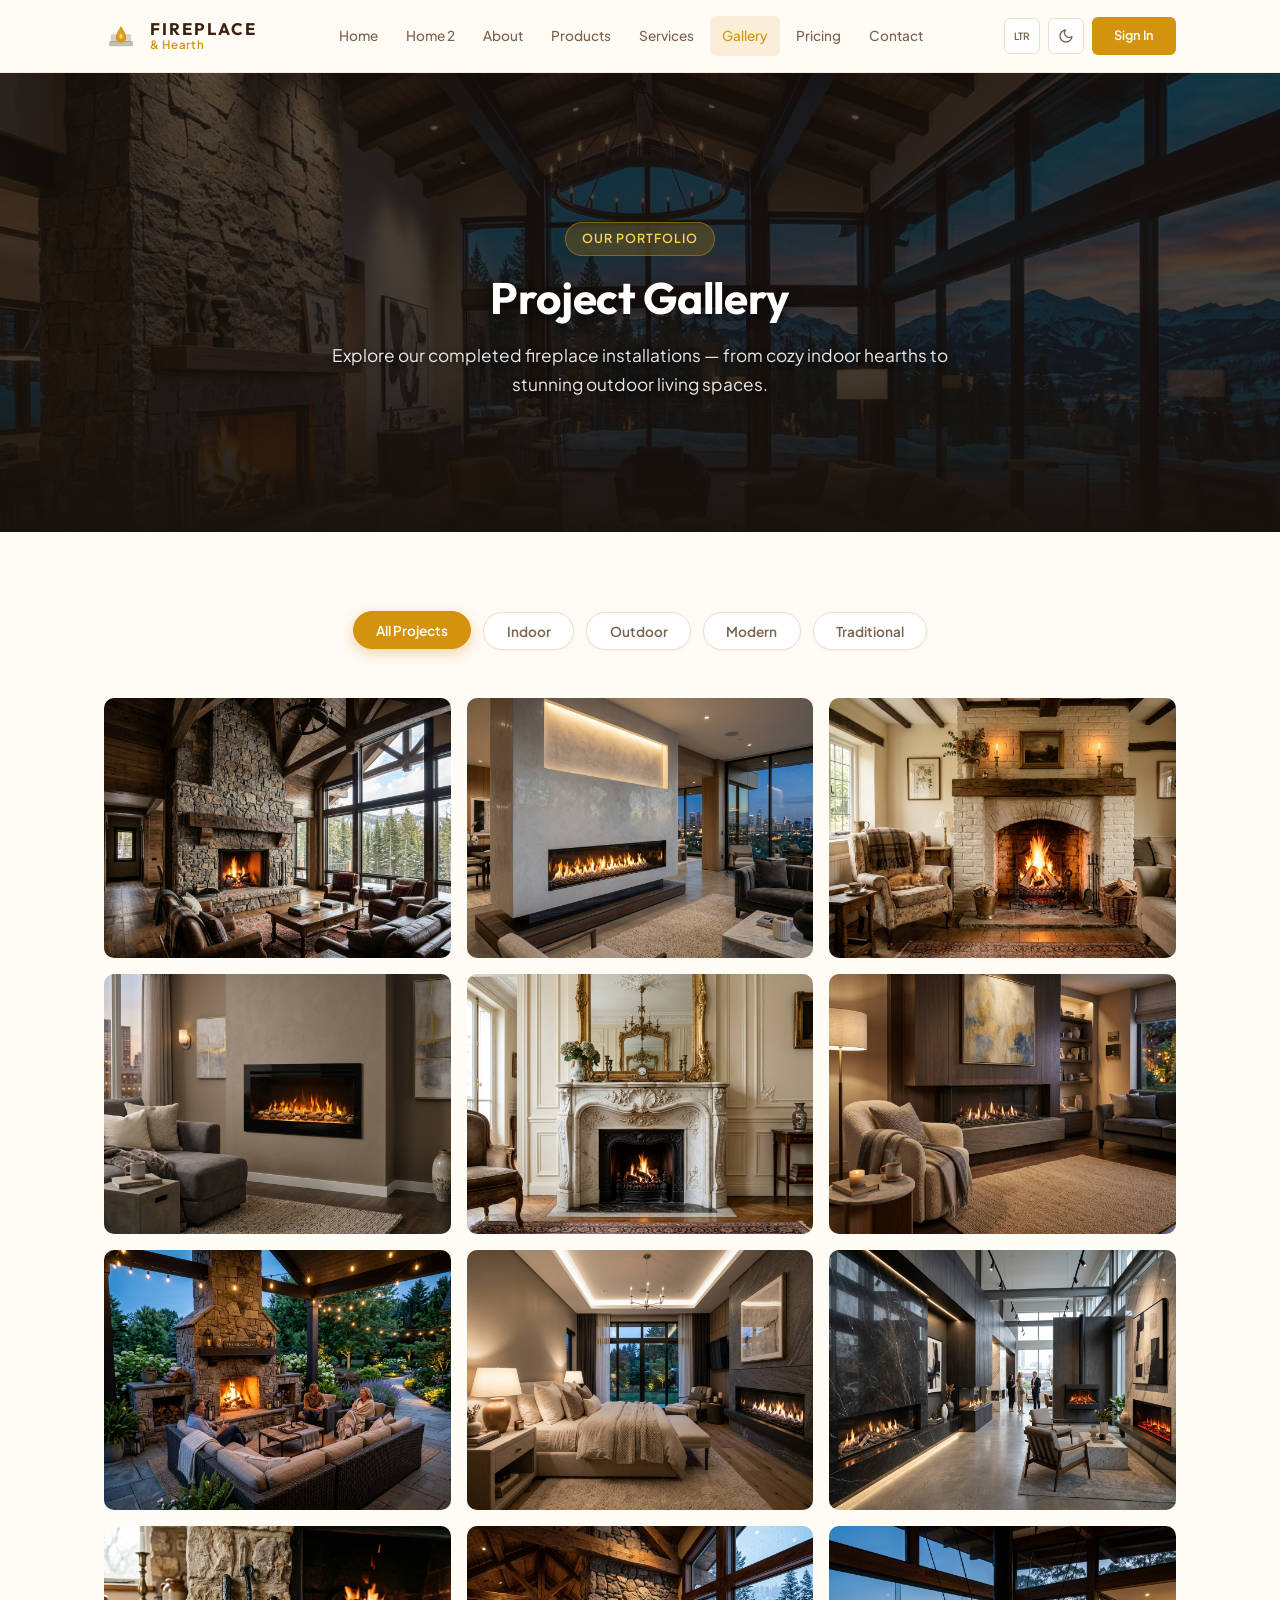
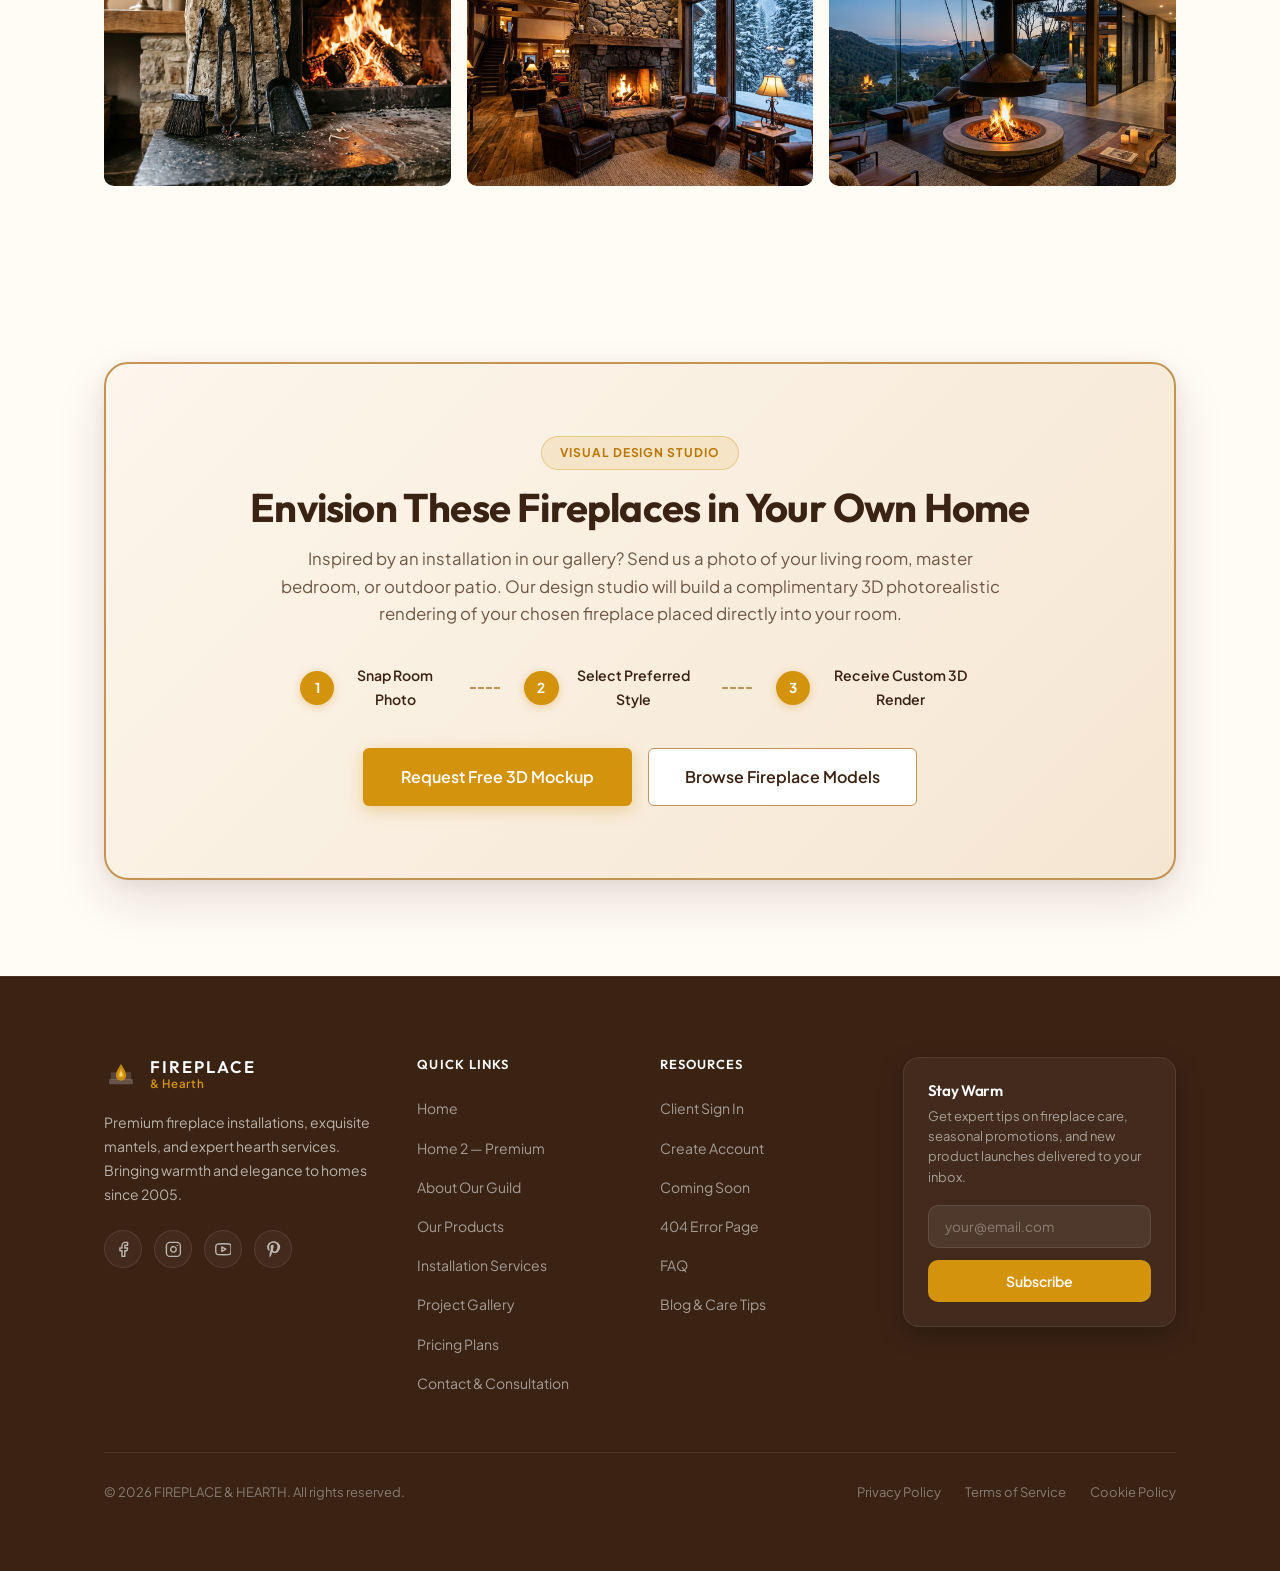
<file: gallery.html>
<!DOCTYPE html>
<html lang="en" dir="ltr">
<head>
    <meta charset="UTF-8">
    <meta name="viewport" content="width=device-width, initial-scale=1.0">
    <meta name="description" content="Browse our gallery of completed fireplace installations — gas, wood, electric, indoor, and outdoor projects.">
    <title>Gallery — Fireplace & Hearth</title>
    <link rel="icon" href="favicon.svg" type="image/svg+xml">
    <link rel="stylesheet" href="style.css">
    <link rel="stylesheet" href="https://cdnjs.cloudflare.com/ajax/libs/font-awesome/6.5.0/css/all.min.css">
    <script src="components.js" defer></script>
</head>
<body>
    <div id="main-nav"></div>

    <!-- ═══ Page Hero ═══ -->
    <section class="page-hero page-hero-gallery">
        <div class="container">
            <span class="section-label" style="justify-content:center;">Our Portfolio</span>
            <h1>Project Gallery</h1>
            <p>Explore our completed fireplace installations — from cozy indoor hearths to stunning outdoor living spaces.</p>
        </div>
    </section>

    <!-- ═══ Gallery Grid ═══ -->
    <section class="gallery-section">
        <div class="container">
            <div class="gallery-tabs">
                <button class="gallery-tab active" data-filter="all">All Projects</button>
                <button class="gallery-tab" data-filter="indoor">Indoor</button>
                <button class="gallery-tab" data-filter="outdoor">Outdoor</button>
                <button class="gallery-tab" data-filter="modern">Modern</button>
                <button class="gallery-tab" data-filter="traditional">Traditional</button>
            </div>
            <div class="gallery-grid">
                <div class="gallery-item scroll-reveal" data-category="indoor" onclick="openLightbox('assets/images/gal-grand-stone-hearth.jpg','Luxury soaring stone fireplace living room')">
                    <img src="assets/images/gal-grand-stone-hearth.jpg" alt="Luxury stone fireplace living room" width="400" height="300" loading="lazy">
                    <div class="gallery-item-overlay"><span class="gallery-item-title">Grand Stone Hearth</span></div>
                </div>
                <div class="gallery-item scroll-reveal" data-category="modern" onclick="openLightbox('assets/images/gal-linear-gas-hearth.jpg','Modern linear gas fireplace')">
                    <img src="assets/images/gal-linear-gas-hearth.jpg" alt="Modern linear gas fireplace" width="400" height="300" loading="lazy">
                    <div class="gallery-item-overlay"><span class="gallery-item-title">Linear Gas Insert</span></div>
                </div>
                <div class="gallery-item scroll-reveal" data-category="traditional" onclick="openLightbox('assets/images/gal-rustic-brick-hearth.jpg','Traditional brick wood fireplace')">
                    <img src="assets/images/gal-rustic-brick-hearth.jpg" alt="Traditional brick wood fireplace" width="400" height="300" loading="lazy">
                    <div class="gallery-item-overlay"><span class="gallery-item-title">Rustic Brick Hearth</span></div>
                </div>
                <div class="gallery-item scroll-reveal" data-category="modern" onclick="openLightbox('assets/images/gal-wall-electric-hearth.jpg','Contemporary electric fireplace')">
                    <img src="assets/images/gal-wall-electric-hearth.jpg" alt="Contemporary electric fireplace" width="400" height="300" loading="lazy">
                    <div class="gallery-item-overlay"><span class="gallery-item-title">Wall-Mount Electric</span></div>
                </div>
                <div class="gallery-item scroll-reveal" data-category="traditional" onclick="openLightbox('assets/images/gal-marble-mantel-hearth.jpg','Carved marble mantelpiece')">
                    <img src="assets/images/gal-marble-mantel-hearth.jpg" alt="Carved marble mantelpiece" width="400" height="300" loading="lazy">
                    <div class="gallery-item-overlay"><span class="gallery-item-title">Marble Mantelpiece</span></div>
                </div>
                <div class="gallery-item scroll-reveal" data-category="indoor" onclick="openLightbox('assets/images/gal-seethrough-peninsula.jpg','Three-sided peninsula glass fireplace')">
                    <img src="assets/images/gal-seethrough-peninsula.jpg" alt="Three-sided peninsula glass fireplace" width="400" height="300" loading="lazy">
                    <div class="gallery-item-overlay"><span class="gallery-item-title">See-Through Fireplace</span></div>
                </div>
                <div class="gallery-item scroll-reveal" data-category="outdoor" onclick="openLightbox('assets/images/gallery-outdoor.jpg','Outdoor patio fireplace')">
                    <img src="assets/images/gallery-outdoor.jpg" alt="Outdoor patio fireplace" width="400" height="300" loading="lazy">
                    <div class="gallery-item-overlay"><span class="gallery-item-title">Outdoor Stone Fireplace</span></div>
                </div>
                <div class="gallery-item scroll-reveal" data-category="indoor" onclick="openLightbox('assets/images/gallery-bedroom.jpg','Bedroom linear fireplace')">
                    <img src="assets/images/gallery-bedroom.jpg" alt="Bedroom linear fireplace" width="400" height="300" loading="lazy">
                    <div class="gallery-item-overlay"><span class="gallery-item-title">Bedroom Fireplace</span></div>
                </div>
                <div class="gallery-item scroll-reveal" data-category="modern" onclick="openLightbox('assets/images/gal-showroom.jpg','Boutique studio gallery showroom')">
                    <img src="assets/images/gal-showroom.jpg" alt="Showroom display" width="400" height="300" loading="lazy">
                    <div class="gallery-item-overlay"><span class="gallery-item-title">Showroom Display</span></div>
                </div>
                <div class="gallery-item scroll-reveal" data-category="traditional" onclick="openLightbox('assets/images/gal-hearth-accessories.jpg','Artisan hand-forged hearth tool collection')">
                    <img src="assets/images/gal-hearth-accessories.jpg" alt="Fireplace accessories display" width="400" height="300" loading="lazy">
                    <div class="gallery-item-overlay"><span class="gallery-item-title">Hearth Accessories</span></div>
                </div>
                <div class="gallery-item scroll-reveal" data-category="indoor" onclick="openLightbox('assets/images/gal-mountain-chalet.jpg','Rustic alpine mountain chalet stone hearth')">
                    <img src="assets/images/gal-mountain-chalet.jpg" alt="Mountain lodge fireplace" width="400" height="300" loading="lazy">
                    <div class="gallery-item-overlay"><span class="gallery-item-title">Mountain Lodge Hearth</span></div>
                </div>
                <div class="gallery-item scroll-reveal" data-category="outdoor" onclick="openLightbox('assets/images/gal-modern-pavilion.jpg','Contemporary glass pavilion suspended hearth')">
                    <img src="assets/images/gal-modern-pavilion.jpg" alt="Glass pavilion suspended hearth" width="400" height="300" loading="lazy">
                    <div class="gallery-item-overlay"><span class="gallery-item-title">Architectural Pavilion Hearth</span></div>
                </div>
            </div>
        </div>
    </section>

    <!-- ═══ CTA Banner (Visual Design Studio 3D Room Mockup) ═══ -->
    <section class="cta-banner-wrapper">
        <div class="container scroll-reveal">
            <div class="cta-banner cta-gallery-mockup">
                <div class="cta-mockup-wrap">
                    <span class="cta-mockup-badge">Visual Design Studio</span>
                    <h2>Envision These Fireplaces in Your Own Home</h2>
                    <p>Inspired by an installation in our gallery? Send us a photo of your living room, master bedroom, or outdoor patio. Our design studio will build a complimentary 3D photorealistic rendering of your chosen fireplace placed directly into your room.</p>
                    <div class="cta-mockup-steps">
                        <div class="cta-step-item">
                            <span class="cta-step-num">1</span>
                            <span class="cta-step-text">Snap Room Photo</span>
                        </div>
                        <div class="cta-step-divider"></div>
                        <div class="cta-step-item">
                            <span class="cta-step-num">2</span>
                            <span class="cta-step-text">Select Preferred Style</span>
                        </div>
                        <div class="cta-step-divider"></div>
                        <div class="cta-step-item">
                            <span class="cta-step-num">3</span>
                            <span class="cta-step-text">Receive Custom 3D Render</span>
                        </div>
                    </div>
                    <div class="hero-btns" style="justify-content:center;margin-top:2.25rem;">
                        <a href="contact.html" class="btn btn-primary btn-lg">Request Free 3D Mockup</a>
                        <a href="products.html" class="btn btn-secondary btn-lg">Browse Fireplace Models</a>
                    </div>
                </div>
            </div>
        </div>
    </section>

    <div id="main-footer"></div>
</body>
</html>
</file>
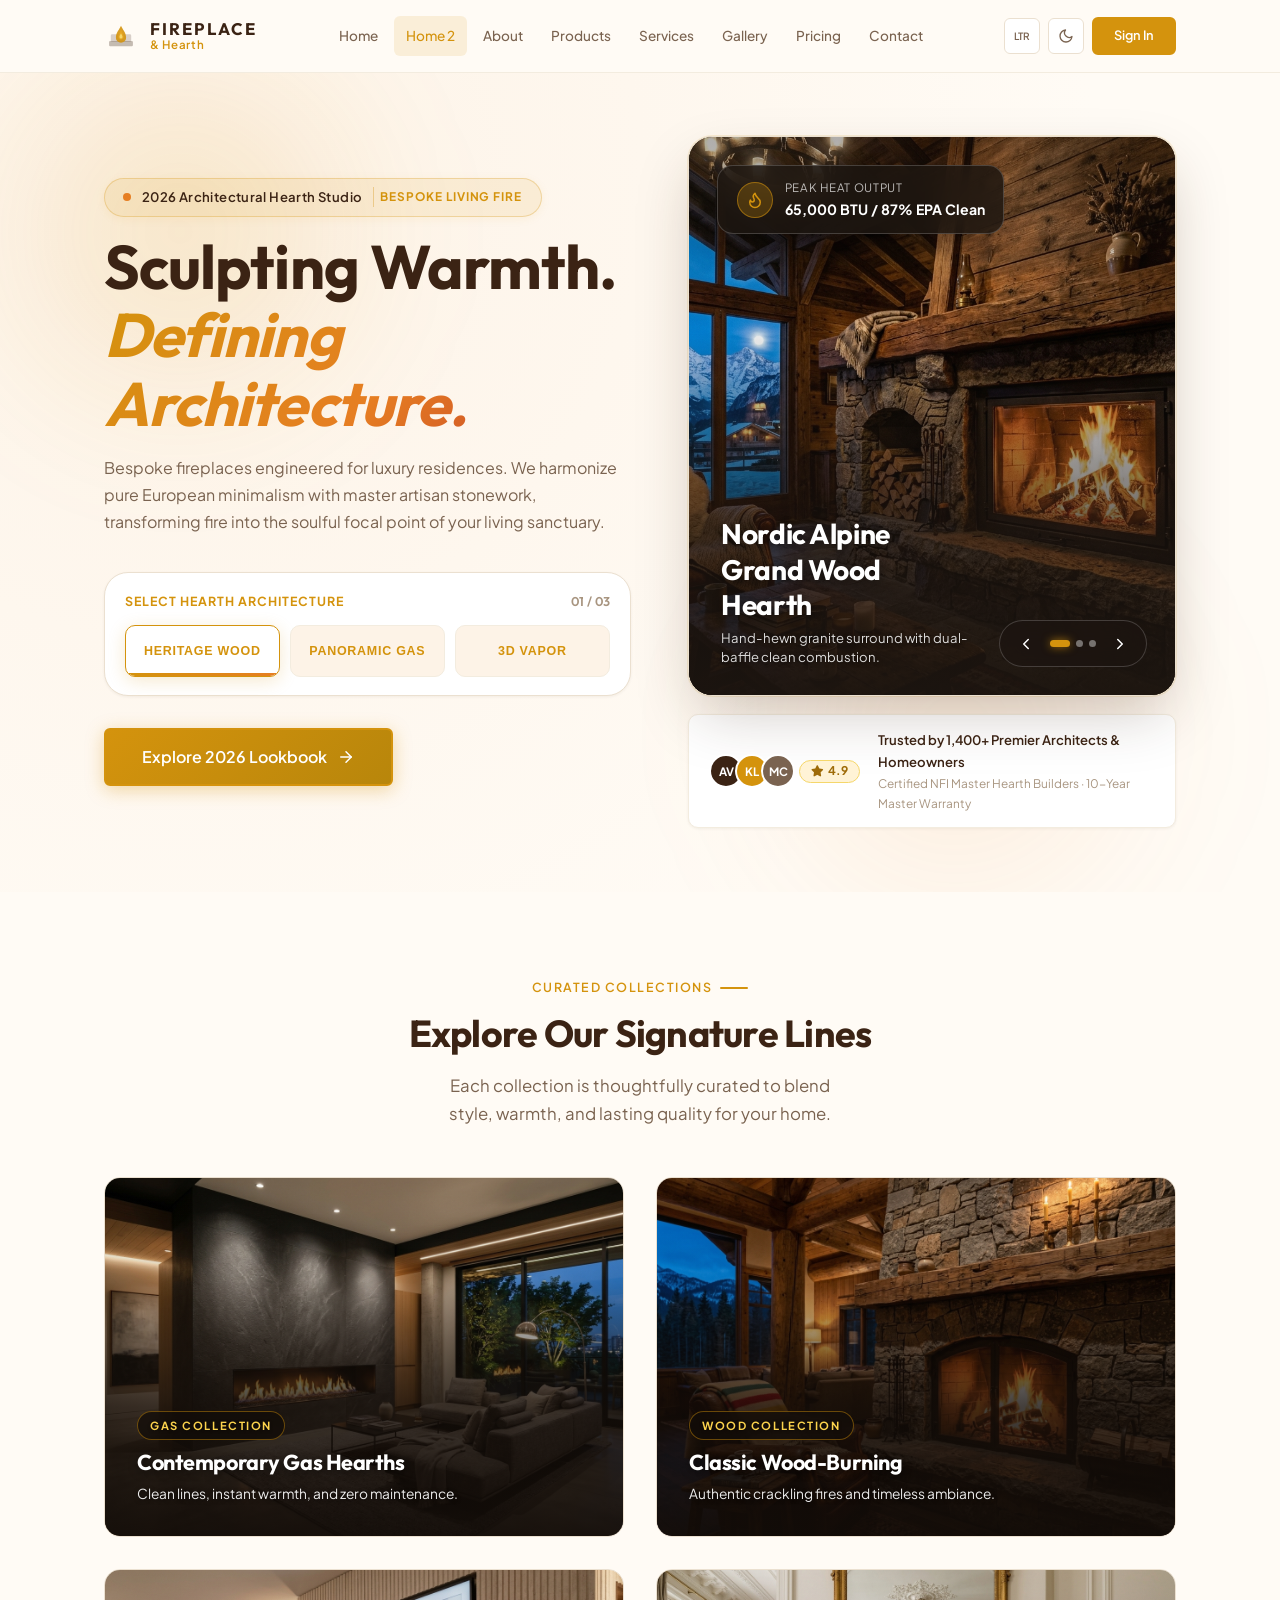
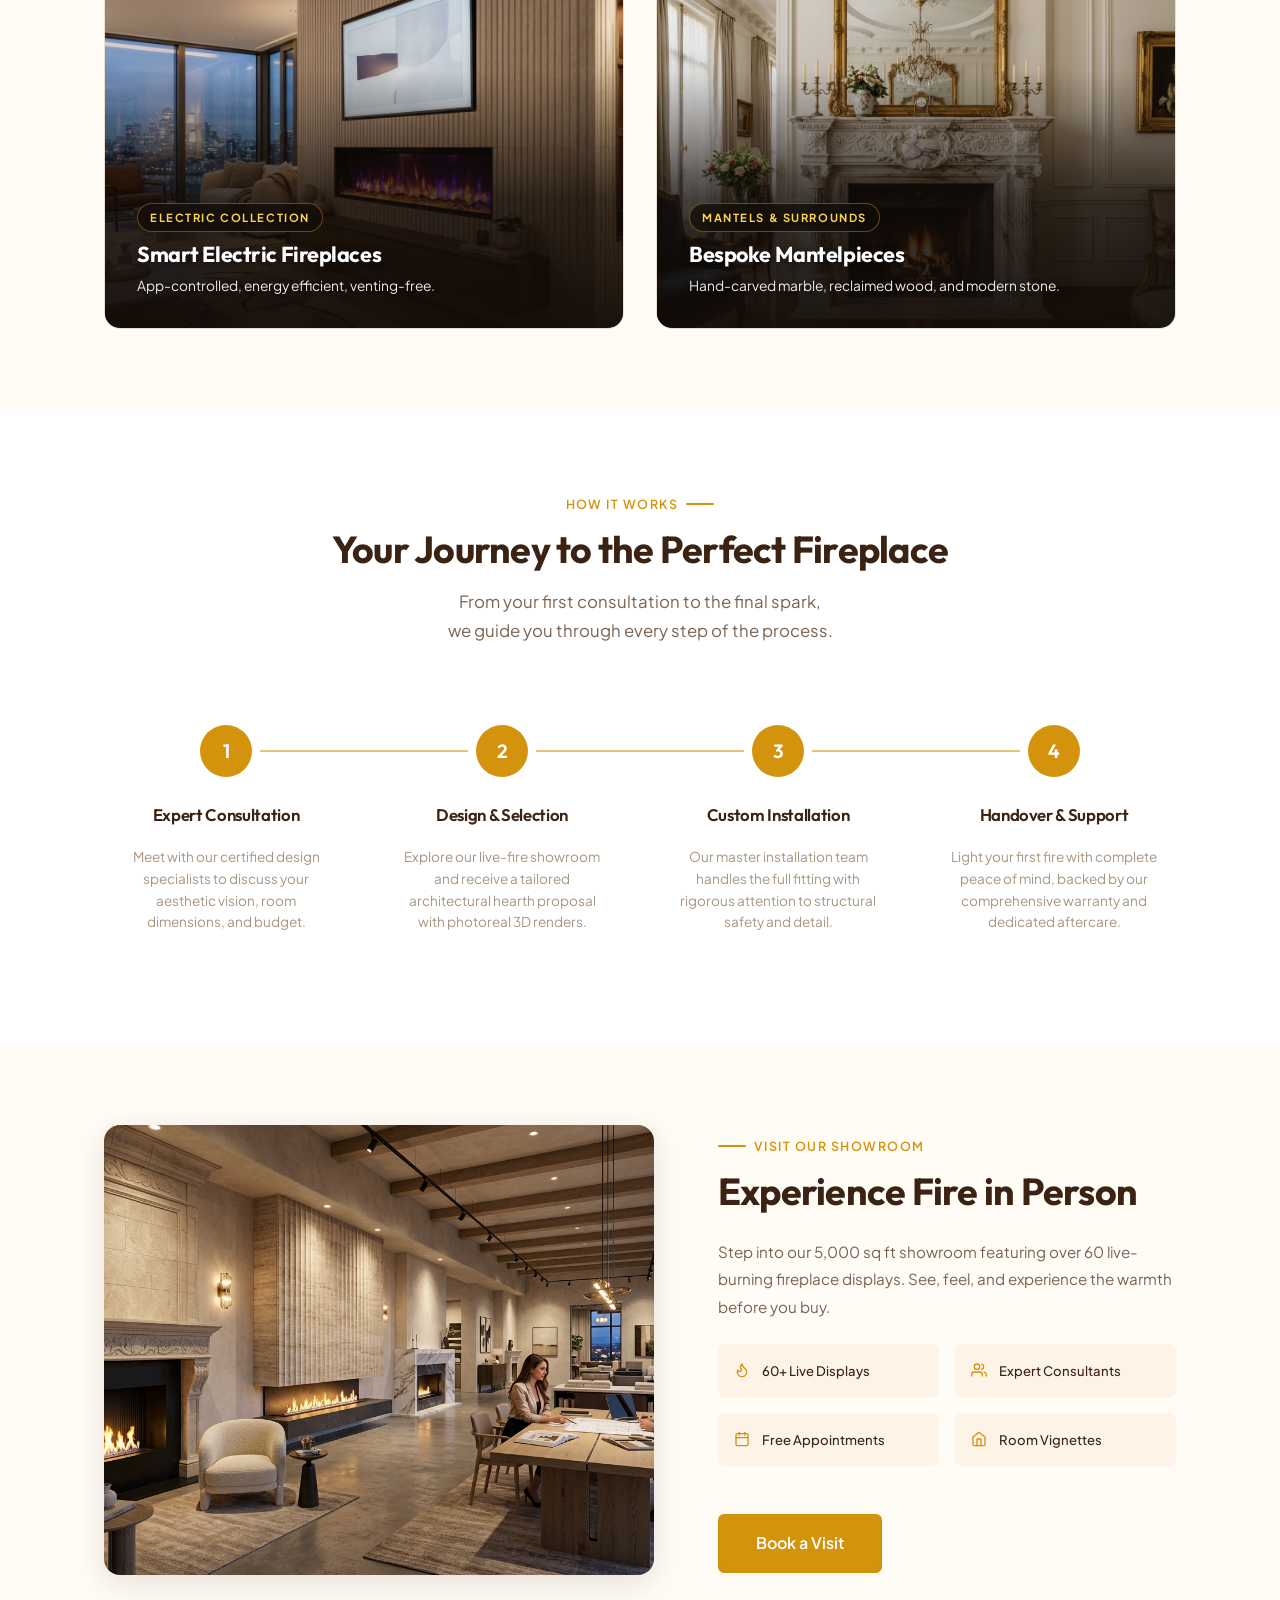
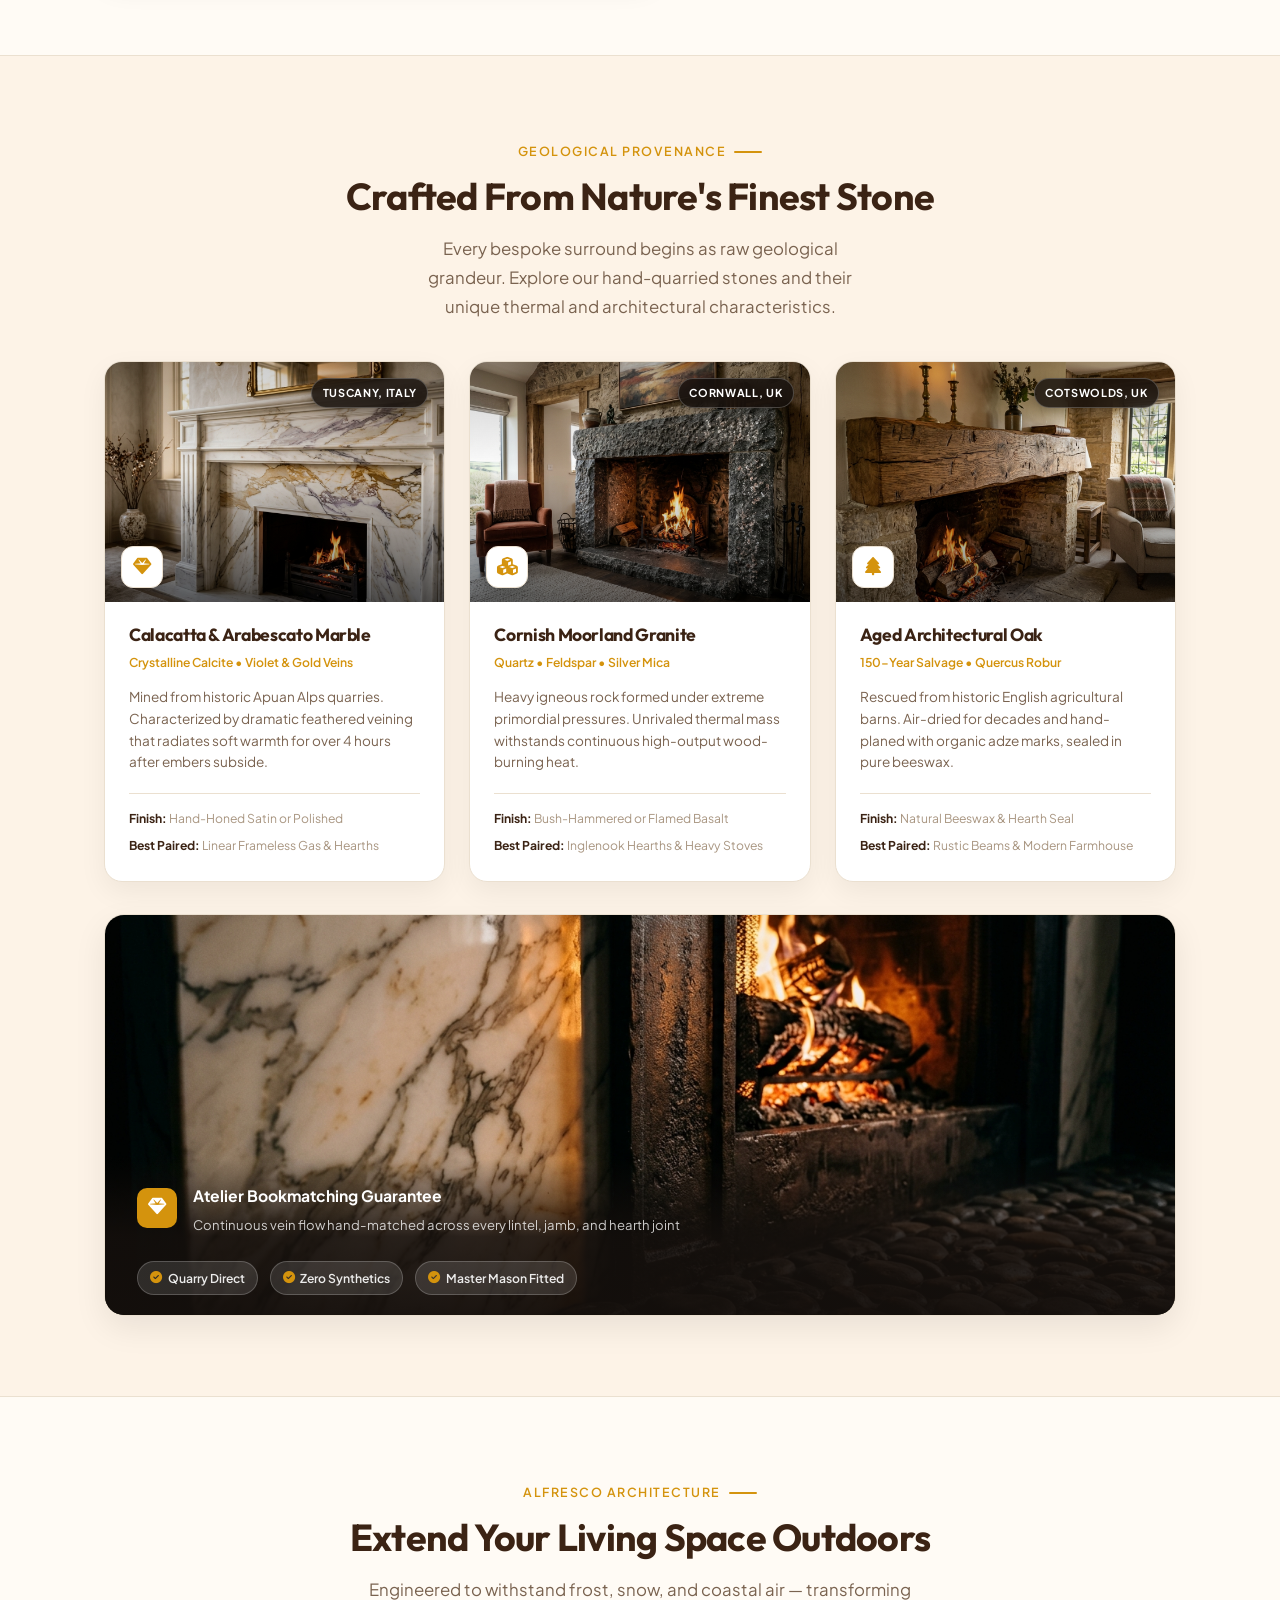
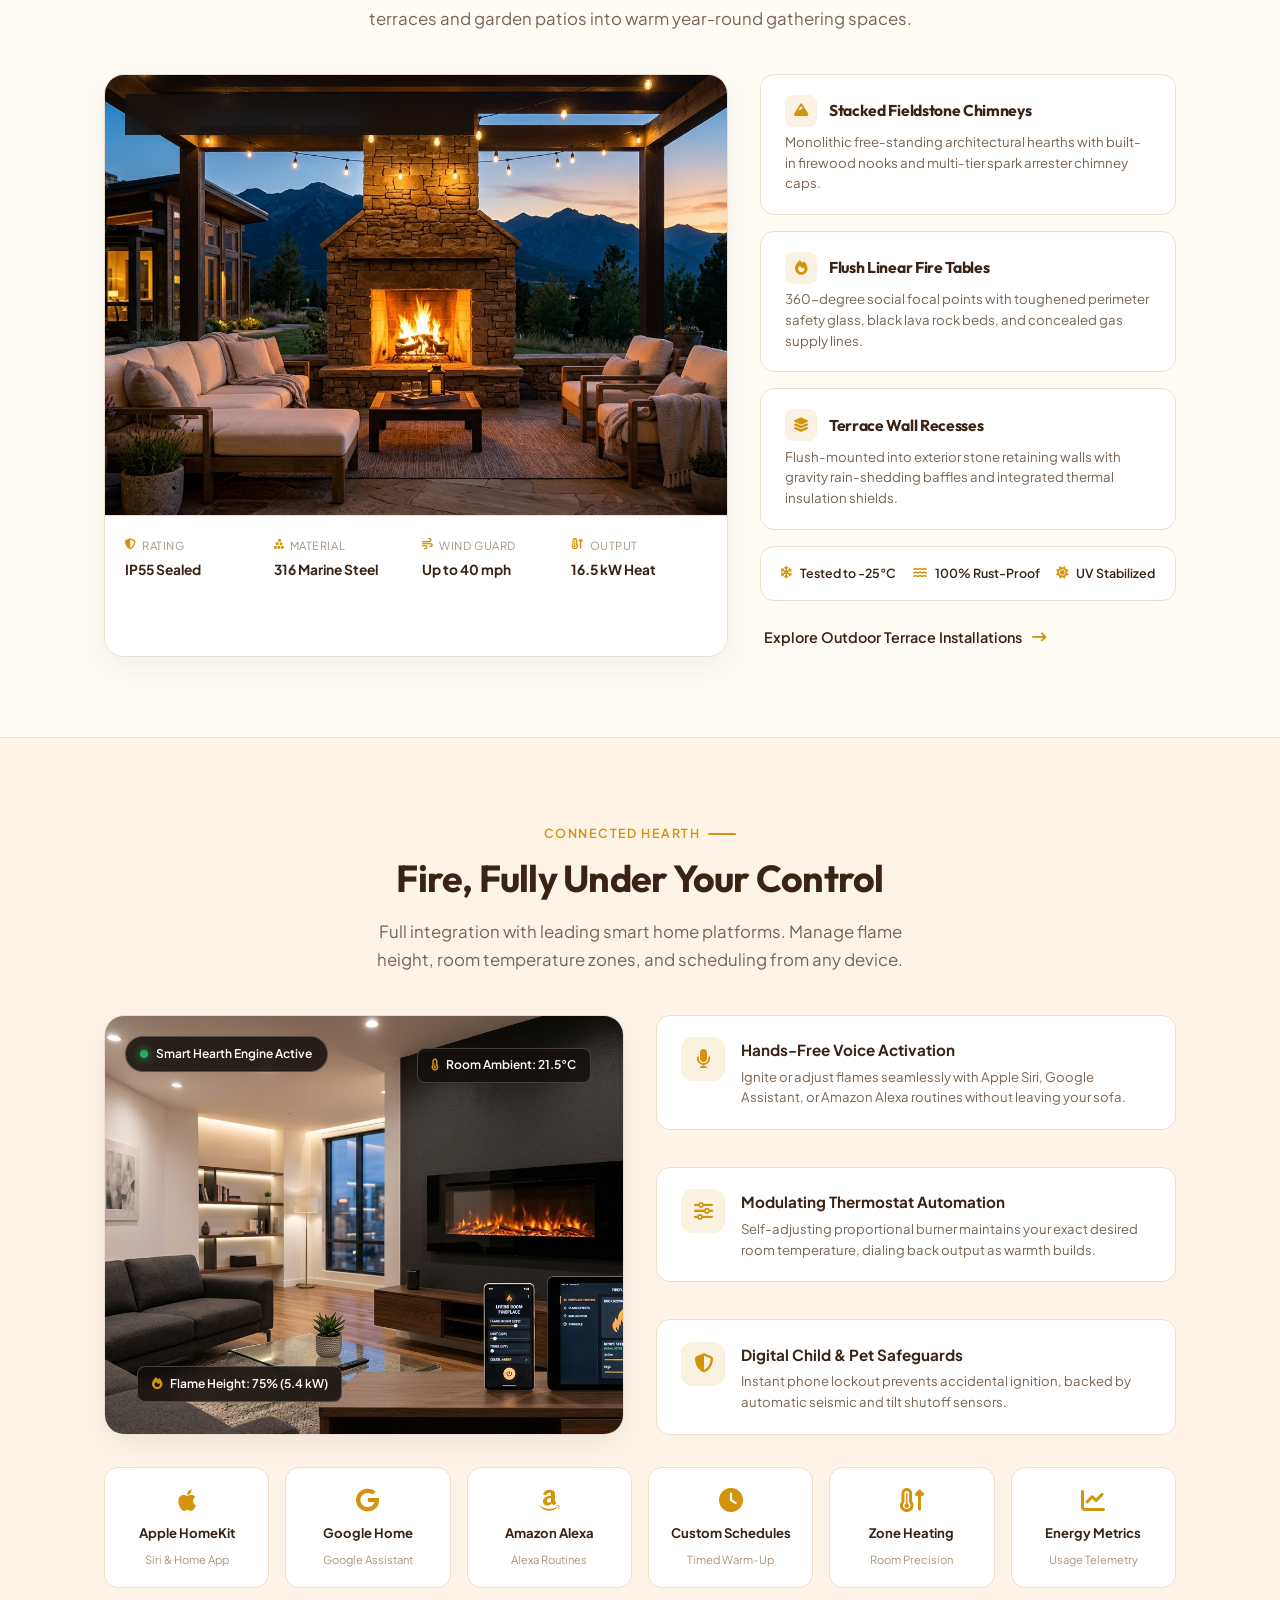
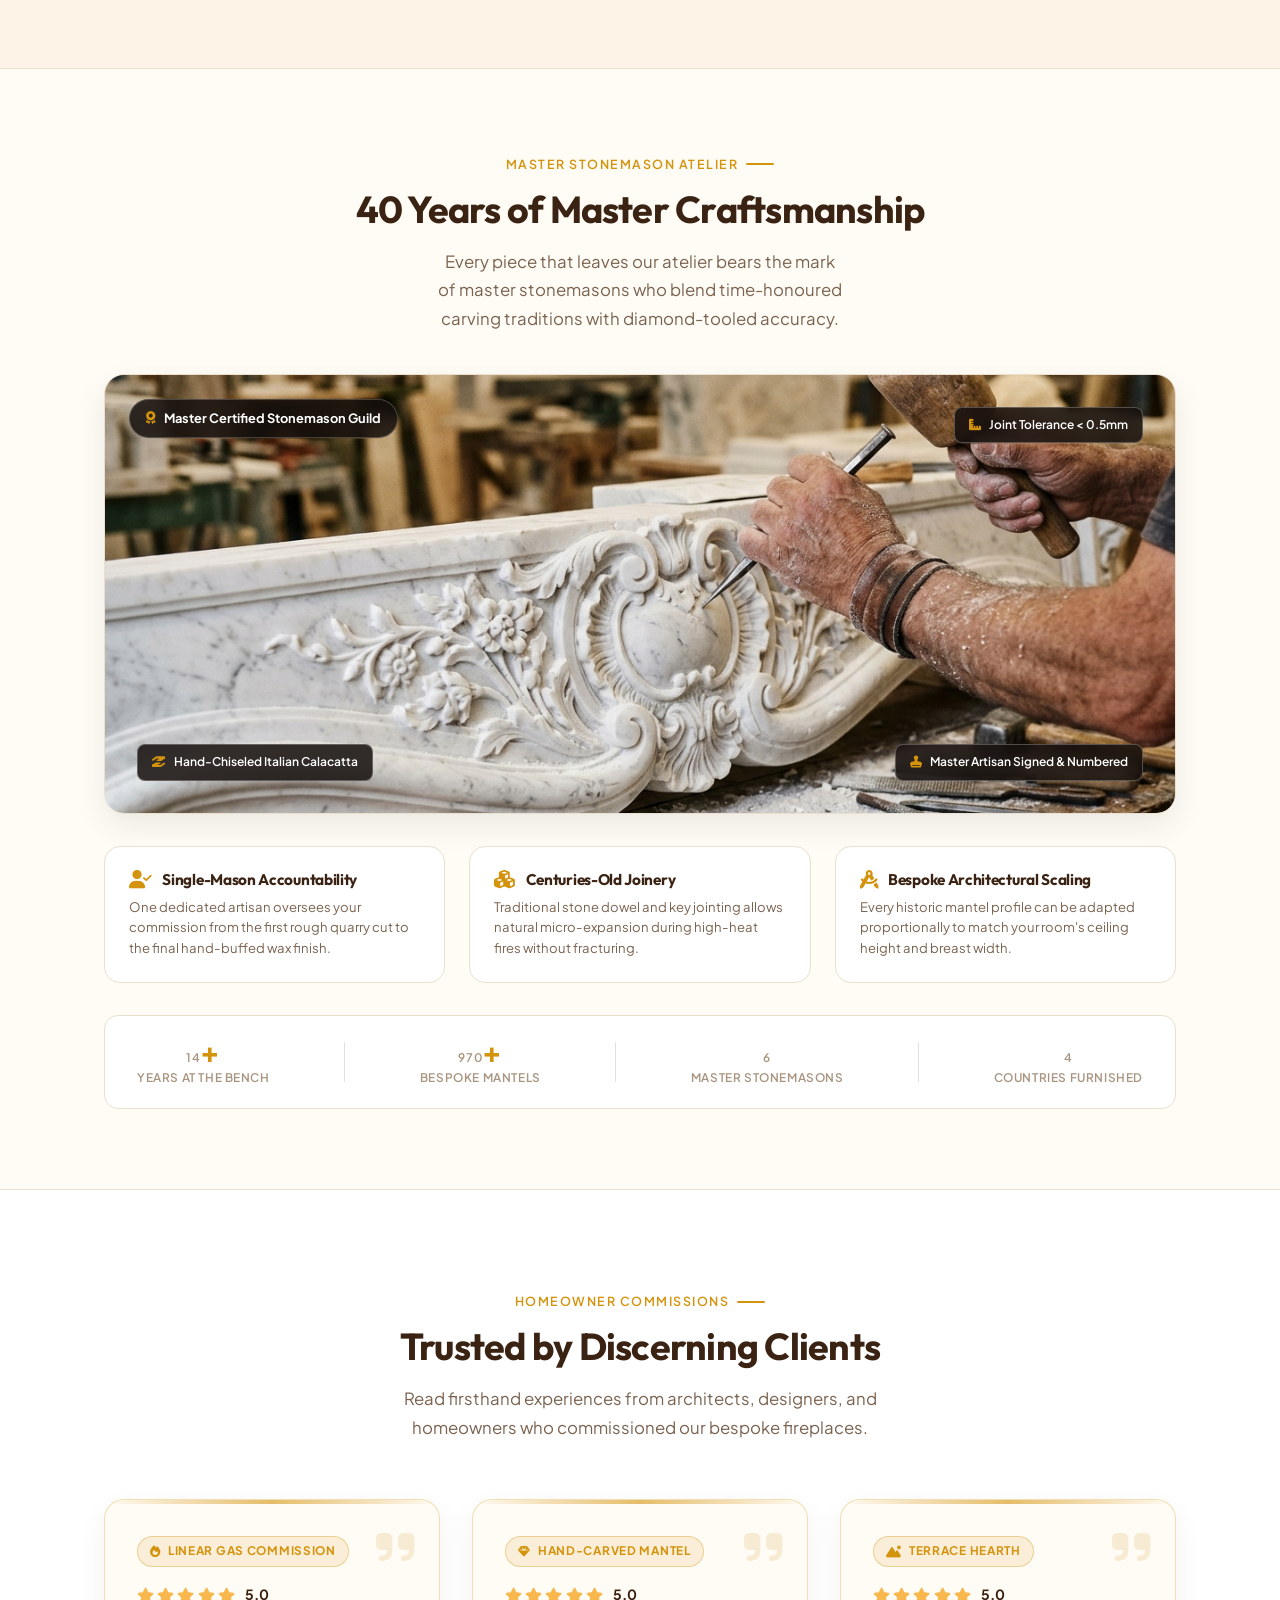
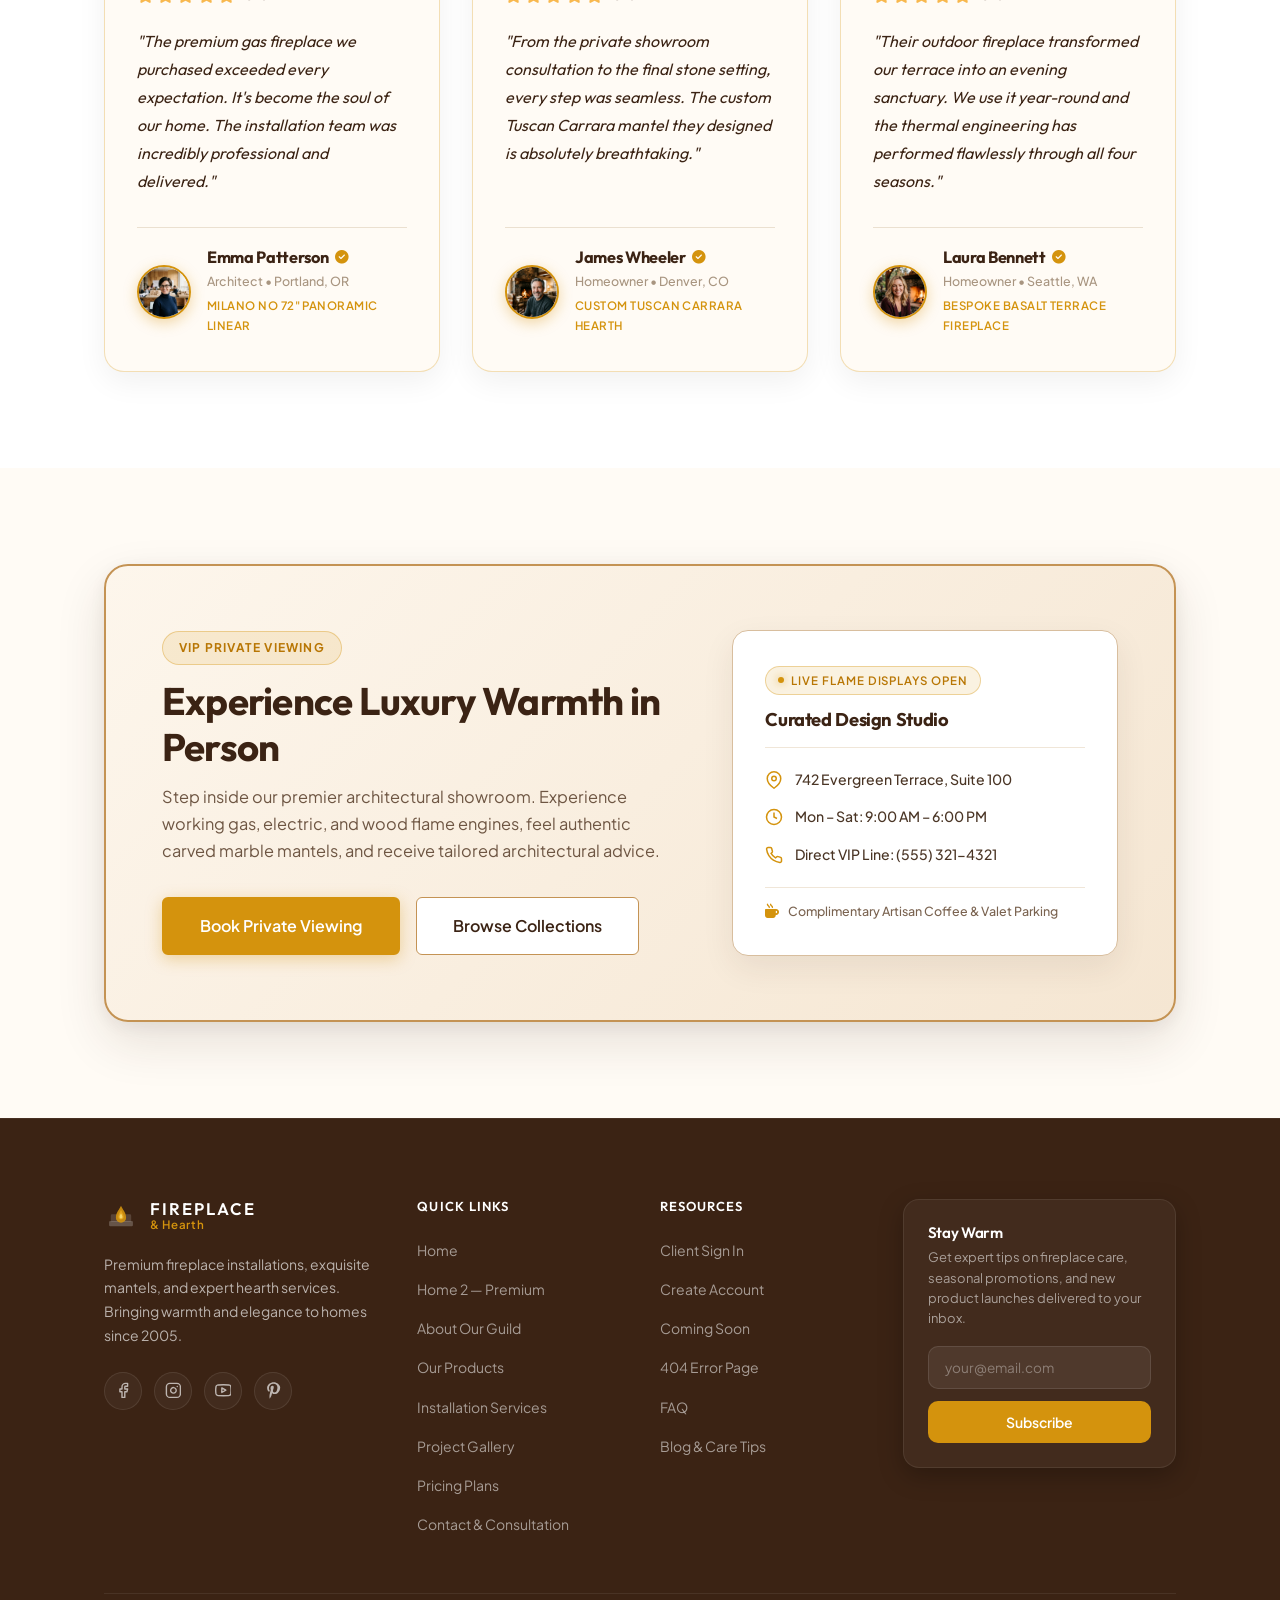
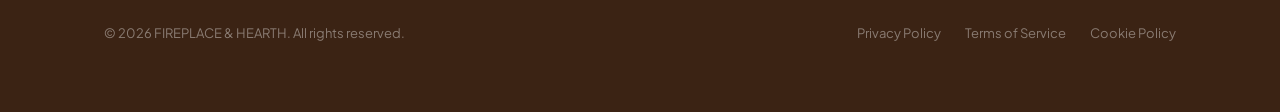
<file: home2.html>
<!DOCTYPE html>
<html lang="en" dir="ltr">
<head>
    <meta charset="UTF-8">
    <meta name="viewport" content="width=device-width, initial-scale=1.0">
    <meta name="description" content="Fireplace & Hearth Store Premium — Luxury fireplace collections, bespoke mantels, and premium installation services for discerning homeowners.">
    <title>Fireplace & Hearth — Premium Collection</title>
    <link rel="icon" href="favicon.svg" type="image/svg+xml">
    <link rel="stylesheet" href="style.css">
    <link rel="stylesheet" href="https://cdnjs.cloudflare.com/ajax/libs/font-awesome/6.5.0/css/all.min.css">
    <script src="components.js" defer></script>
</head>
<body>
    <div id="main-nav"></div>

    <!-- ═══ Asymmetric Split Studio Hero ═══ -->
    <section class="hero-split-studio">
        <div class="studio-ambient-glow glow-1"></div>
        <div class="studio-ambient-glow glow-2"></div>
        <div class="container">
            <div class="studio-hero-grid scroll-reveal">
                <!-- Left Editorial Column -->
                <div class="studio-content-col">
                    <div class="studio-pill-badge">
                        <span class="studio-pulse-flame"></span>
                        <span class="studio-badge-title">2026 Architectural Hearth Studio</span>
                        <span class="studio-badge-sub">Bespoke Living Fire</span>
                    </div>

                    <h1 class="studio-title">
                        Sculpting Warmth.<br>
                        <span>Defining Architecture.</span>
                    </h1>

                    <p class="studio-lead">
                        Bespoke fireplaces engineered for luxury residences. We harmonize pure European minimalism with master artisan stonework, transforming fire into the soulful focal point of your living sanctuary.
                    </p>

                    <!-- Interactive Flame Engine Switcher -->
                    <div class="studio-switcher-box">
                        <div class="switcher-box-header">
                            <span class="switcher-label">Select Hearth Architecture</span>
                            <span class="switcher-counter" id="studioSwitcherCounter">01 / 03</span>
                        </div>
                        <div class="studio-selector-grid" role="tablist">
                            <button class="studio-selector-card active" data-slide="0" role="tab" aria-selected="true">
                                <span class="selector-tag">Heritage Wood</span>
                            </button>

                            <button class="studio-selector-card" data-slide="1" role="tab" aria-selected="false">
                                <span class="selector-tag">Panoramic Gas</span>
                            </button>

                            <button class="studio-selector-card" data-slide="2" role="tab" aria-selected="false">
                                <span class="selector-tag">3D Vapor</span>
                            </button>
                        </div>
                    </div>

                    <!-- Call to Actions -->
                    <div class="studio-cta-group">
                        <a href="products.html" class="btn btn-primary btn-lg studio-btn-primary">
                            <span>Explore 2026 Lookbook</span>
                            <svg xmlns="http://www.w3.org/2000/svg" width="18" height="18" viewBox="0 0 24 24" fill="none" stroke="currentColor" stroke-width="2" stroke-linecap="round" stroke-linejoin="round"><line x1="5" y1="12" x2="19" y2="12"/><polyline points="12 5 19 12 12 19"/></svg>
                        </a>
                    </div>
                </div>

                <!-- Right Visual Showcase Column -->
                <div class="studio-visual-col">
                    <div class="studio-frame-wrapper" id="studioHeroFrame">
                        <!-- Slide 0: Heritage Wood -->
                        <div class="studio-frame-slide active" data-index="0">
                            <img src="assets/images/home2-hero-nordic-wood.jpg" alt="Nordic Alpine Heritage Wood Hearth" class="studio-frame-img" width="1200" height="900">
                            <div class="studio-frame-scrim"></div>
                            
                            <!-- Floating Spec Card Top-Left -->
                            <div class="studio-floating-spec">
                                <div class="spec-icon-circle">
                                    <svg xmlns="http://www.w3.org/2000/svg" width="18" height="18" viewBox="0 0 24 24" fill="none" stroke="currentColor" stroke-width="2" stroke-linecap="round" stroke-linejoin="round"><path d="M8.5 14.5A2.5 2.5 0 0 0 11 12c0-1.38-.5-2-1-3-1.072-2.143-.224-4.054 2-6 .5 2.5 2 4.9 4 6.5 2 1.6 3 3.5 3 5.5a7 7 0 1 1-14 0c0-1.153.433-2.294 1-3a2.5 2.5 0 0 0 2.5 2.5z"/></svg>
                                </div>
                                <div class="spec-text-block">
                                    <span class="spec-label">Peak Heat Output</span>
                                    <span class="spec-value">65,000 BTU / 87% EPA Clean</span>
                                </div>
                            </div>

                            <!-- Bottom In-Frame Badge -->
                            <div class="studio-frame-caption">
                                <h3 class="caption-title">Nordic Alpine Grand Wood Hearth</h3>
                                <p class="caption-desc">Hand-hewn granite surround with dual-baffle clean combustion.</p>
                            </div>
                        </div>

                        <!-- Slide 1: Panoramic Gas -->
                        <div class="studio-frame-slide" data-index="1">
                            <img src="assets/images/home2-hero-milano-gas.jpg" alt="Milano 72&quot; Panoramic Linear Gas Hearth" class="studio-frame-img" width="1200" height="900">
                            <div class="studio-frame-scrim"></div>

                            <div class="studio-floating-spec">
                                <div class="spec-icon-circle">
                                    <svg xmlns="http://www.w3.org/2000/svg" width="18" height="18" viewBox="0 0 24 24" fill="none" stroke="currentColor" stroke-width="2" stroke-linecap="round" stroke-linejoin="round"><path d="M14.7 6.3a1 1 0 0 0 0 1.4l1.6 1.6a1 1 0 0 0 1.4 0l3.77-3.77a6 6 0 0 1-7.94 7.94l-6.91 6.91a2.12 2.12 0 0 1-3-3l6.91-6.91a6 6 0 0 1 7.94-7.94l-3.76 3.76z"/></svg>
                                </div>
                                <div class="spec-text-block">
                                    <span class="spec-label">Direct Vent Flame</span>
                                    <span class="spec-value">48,000 BTU / App Thermostat</span>
                                </div>
                            </div>

                            <div class="studio-frame-caption">
                                <h3 class="caption-title">Milano 72" Panoramic Gas Hearth</h3>
                                <p class="caption-desc">Black reflective vitreous enamel with customizable LED driftwood.</p>
                            </div>
                        </div>

                        <!-- Slide 2: Smart 3D Vapor -->
                        <div class="studio-frame-slide" data-index="2">
                            <img src="assets/images/home2-hero-solstice-electric.jpg" alt="Solstice Prism Smart Electric Fireplace" class="studio-frame-img" width="1200" height="900">
                            <div class="studio-frame-scrim"></div>

                            <div class="studio-floating-spec">
                                <div class="spec-icon-circle">
                                    <svg xmlns="http://www.w3.org/2000/svg" width="18" height="18" viewBox="0 0 24 24" fill="none" stroke="currentColor" stroke-width="2" stroke-linecap="round" stroke-linejoin="round"><circle cx="12" cy="12" r="5"/><line x1="12" y1="1" x2="12" y2="3"/><line x1="12" y1="21" x2="12" y2="23"/><line x1="4.22" y1="4.22" x2="5.64" y2="5.64"/><line x1="18.36" y1="18.36" x2="19.78" y2="19.78"/><line x1="1" y1="12" x2="3" y2="12"/><line x1="21" y1="12" x2="23" y2="12"/><line x1="4.22" y1="19.78" x2="5.64" y2="18.36"/><line x1="18.36" y1="5.64" x2="19.78" y2="4.22"/></svg>
                                </div>
                                <div class="spec-text-block">
                                    <span class="spec-label">3D Vapor Engine</span>
                                    <span class="spec-value">Zero Emissions / Safe Touch Cold Flame</span>
                                </div>
                            </div>

                            <div class="studio-frame-caption">
                                <h3 class="caption-title">Solstice Prism Smart 3D Electric</h3>
                                <p class="caption-desc">Ultrasonic cold-flame vapor technology with acoustic timber crackle.</p>
                            </div>
                        </div>

                        <!-- Navigation Deck Controls -->
                        <div class="studio-deck-controls">
                            <button class="studio-deck-btn prev" id="studioHeroPrev" aria-label="Previous Hearth Style">
                                <svg xmlns="http://www.w3.org/2000/svg" width="18" height="18" viewBox="0 0 24 24" fill="none" stroke="currentColor" stroke-width="2" stroke-linecap="round" stroke-linejoin="round"><polyline points="15 18 9 12 15 6"/></svg>
                            </button>
                            <div class="studio-deck-indicators">
                                <span class="studio-indicator-dot active" data-slide="0"></span>
                                <span class="studio-indicator-dot" data-slide="1"></span>
                                <span class="studio-indicator-dot" data-slide="2"></span>
                            </div>
                            <button class="studio-deck-btn next" id="studioHeroNext" aria-label="Next Hearth Style">
                                <svg xmlns="http://www.w3.org/2000/svg" width="18" height="18" viewBox="0 0 24 24" fill="none" stroke="currentColor" stroke-width="2" stroke-linecap="round" stroke-linejoin="round"><polyline points="9 18 15 12 9 6"/></svg>
                            </button>
                        </div>
                    </div>

                    <!-- Trust Metrics & Architect Social Proof -->
                    <div class="studio-trust-bar">
                        <div class="studio-avatars">
                            <span class="avatar-ring avatar-1">AV</span>
                            <span class="avatar-ring avatar-2">KL</span>
                            <span class="avatar-ring avatar-3">MC</span>
                            <span class="avatar-badge"><i class="fa-solid fa-star"></i> 4.9</span>
                        </div>
                        <div class="studio-trust-text">
                            <span class="trust-title">Trusted by 1,400+ Premier Architects & Homeowners</span>
                            <span class="trust-meta">Certified NFI Master Hearth Builders · 10-Year Master Warranty</span>
                        </div>
                    </div>
                </div>
            </div>
        </div>
    </section>

    <!-- ═══ Premium Collections ═══ -->
    <section class="premium-collections">
        <div class="container">
            <div class="text-center scroll-reveal">
                <span class="section-label">Curated Collections</span>
                <h2 class="section-title">Explore Our Signature Lines</h2>
                <p class="section-subtitle">Each collection is thoughtfully curated to blend style, warmth, and lasting quality for your home.</p>
            </div>
            <div class="premium-grid">
                <div class="premium-card scroll-reveal">
                    <img src="assets/images/home2-gas-hearth.jpg" alt="Contemporary linear gas fireplace with warm golden flames in architectural living space" width="600" height="450" loading="lazy">
                    <div class="premium-card-overlay">
                        <span class="premium-card-tag">Gas Collection</span>
                        <h3 class="premium-card-title">Contemporary Gas Hearths</h3>
                        <p class="premium-card-desc">Clean lines, instant warmth, and zero maintenance.</p>
                    </div>
                </div>
                <div class="premium-card scroll-reveal">
                    <img src="assets/images/home2-wood-hearth.jpg" alt="Classic rustic stone wood-burning fireplace with authentic timber logs" width="600" height="450" loading="lazy">
                    <div class="premium-card-overlay">
                        <span class="premium-card-tag">Wood Collection</span>
                        <h3 class="premium-card-title">Classic Wood-Burning</h3>
                        <p class="premium-card-desc">Authentic crackling fires and timeless ambiance.</p>
                    </div>
                </div>
                <div class="premium-card scroll-reveal">
                    <img src="assets/images/home2-electric-hearth.jpg" alt="Smart modern minimalist electric fireplace with customizable ambient LED flames" width="600" height="450" loading="lazy">
                    <div class="premium-card-overlay">
                        <span class="premium-card-tag">Electric Collection</span>
                        <h3 class="premium-card-title">Smart Electric Fireplaces</h3>
                        <p class="premium-card-desc">App-controlled, energy efficient, venting-free.</p>
                    </div>
                </div>
                <div class="premium-card scroll-reveal">
                    <img src="assets/images/home2-mantel-hearth.jpg" alt="Bespoke hand-carved classical marble mantelpiece with glowing hearth" width="600" height="450" loading="lazy">
                    <div class="premium-card-overlay">
                        <span class="premium-card-tag">Mantels &amp; Surrounds</span>
                        <h3 class="premium-card-title">Bespoke Mantelpieces</h3>
                        <p class="premium-card-desc">Hand-carved marble, reclaimed wood, and modern stone.</p>
                    </div>
                </div>
            </div>
        </div>
    </section>

    <!-- ═══ Process Steps ═══ -->
    <section class="process-section">
        <div class="container">
            <div class="text-center scroll-reveal">
                <span class="section-label">How It Works</span>
                <h2 class="section-title">Your Journey to the Perfect Fireplace</h2>
                <p class="section-subtitle">From your first consultation to the final spark, we guide you through every step of the process.</p>
            </div>
            <div class="process-grid">
                <div class="process-step scroll-reveal">
                    <div class="process-step-num">1</div>
                    <h4>Expert Consultation</h4>
                    <p>Meet with our certified design specialists to discuss your aesthetic vision, room dimensions, and budget.</p>
                </div>
                <div class="process-step scroll-reveal">
                    <div class="process-step-num">2</div>
                    <h4>Design &amp; Selection</h4>
                    <p>Explore our live-fire showroom and receive a tailored architectural hearth proposal with photoreal 3D renders.</p>
                </div>
                <div class="process-step scroll-reveal">
                    <div class="process-step-num">3</div>
                    <h4>Custom Installation</h4>
                    <p>Our master installation team handles the full fitting with rigorous attention to structural safety and detail.</p>
                </div>
                <div class="process-step scroll-reveal">
                    <div class="process-step-num">4</div>
                    <h4>Handover &amp; Support</h4>
                    <p>Light your first fire with complete peace of mind, backed by our comprehensive warranty and dedicated aftercare.</p>
                </div>
            </div>
        </div>
    </section>

    <!-- ═══ Showroom Section ═══ -->
    <section class="showroom-section">
        <div class="container">
            <div class="showroom-inner scroll-reveal">
                <img src="assets/images/home2-showroom-banner.jpg" alt="Our premium showroom" class="showroom-img" width="800" height="450" loading="lazy">
                <div class="showroom-content">
                    <span class="section-label">Visit Our Showroom</span>
                    <h2 class="section-title">Experience Fire in Person</h2>
                    <p>Step into our 5,000 sq ft showroom featuring over 60 live-burning fireplace displays. See, feel, and experience the warmth before you buy.</p>
                    <div class="showroom-features">
                        <div class="showroom-feature">
                            <span class="showroom-feature-icon">
                                <svg xmlns="http://www.w3.org/2000/svg" width="16" height="16" viewBox="0 0 24 24" fill="none" stroke="currentColor" stroke-width="2" stroke-linecap="round" stroke-linejoin="round"><path d="M8.5 14.5A2.5 2.5 0 0 0 11 12c0-1.38-.5-2-1-3-1.072-2.143-.224-4.054 2-6 .5 2.5 2 4.9 4 6.5 2 1.6 3 3.5 3 5.5a7 7 0 1 1-14 0c0-1.153.433-2.294 1-3a2.5 2.5 0 0 0 2.5 2.5z"/></svg>
                            </span>
                            <span class="showroom-feature-text">60+ Live Displays</span>
                        </div>
                        <div class="showroom-feature">
                            <span class="showroom-feature-icon">
                                <svg xmlns="http://www.w3.org/2000/svg" width="16" height="16" viewBox="0 0 24 24" fill="none" stroke="currentColor" stroke-width="2" stroke-linecap="round" stroke-linejoin="round"><path d="M17 21v-2a4 4 0 0 0-4-4H5a4 4 0 0 0-4 4v2"/><circle cx="9" cy="7" r="4"/><path d="M23 21v-2a4 4 0 0 0-3-3.87"/><path d="M16 3.13a4 4 0 0 1 0 7.75"/></svg>
                            </span>
                            <span class="showroom-feature-text">Expert Consultants</span>
                        </div>
                        <div class="showroom-feature">
                            <span class="showroom-feature-icon">
                                <svg xmlns="http://www.w3.org/2000/svg" width="16" height="16" viewBox="0 0 24 24" fill="none" stroke="currentColor" stroke-width="2" stroke-linecap="round" stroke-linejoin="round"><rect x="3" y="4" width="18" height="18" rx="2" ry="2"/><line x1="16" y1="2" x2="16" y2="6"/><line x1="8" y1="2" x2="8" y2="6"/><line x1="3" y1="10" x2="21" y2="10"/></svg>
                            </span>
                            <span class="showroom-feature-text">Free Appointments</span>
                        </div>
                        <div class="showroom-feature">
                            <span class="showroom-feature-icon">
                                <svg xmlns="http://www.w3.org/2000/svg" width="16" height="16" viewBox="0 0 24 24" fill="none" stroke="currentColor" stroke-width="2" stroke-linecap="round" stroke-linejoin="round"><path d="M3 9l9-7 9 7v11a2 2 0 0 1-2 2H5a2 2 0 0 1-2-2z"/><polyline points="9 22 9 12 15 12 15 22"/></svg>
                            </span>
                            <span class="showroom-feature-text">Room Vignettes</span>
                        </div>
                    </div>
                    <a href="contact.html" class="btn btn-primary btn-lg">Book a Visit</a>
                </div>
            </div>
        </div>
    </section>




    <!-- ═══ SECTION 1: Geological Stone Atelier — 3-Column Specimen Cards & Frame ═══ -->
    <section class="h2-materials-section">
        <div class="container">
            <div class="text-center scroll-reveal">
                <span class="section-label">Geological Provenance</span>
                <h2 class="section-title">Crafted From Nature's Finest Stone</h2>
                <p class="section-subtitle">Every bespoke surround begins as raw geological grandeur. Explore our hand-quarried stones and their unique thermal and architectural characteristics.</p>
            </div>

            <!-- 3-Column Geological Specimen Cards -->
            <div class="h2-stone-specimens-grid scroll-reveal">
                <div class="h2-stone-card">
                    <div class="h2-stone-card-media">
                        <img src="assets/images/h2-stone-calacatta.jpg" alt="Calacatta &amp; Arabescato Marble Fireplace Surround" class="h2-stone-card-img" width="400" height="267" loading="lazy">
                        <div class="h2-stone-origin-badge">Tuscany, Italy</div>
                        <div class="h2-stone-icon"><i class="fa-solid fa-gem"></i></div>
                    </div>
                    <div class="h2-stone-card-body">
                        <h4>Calacatta &amp; Arabescato Marble</h4>
                        <span class="h2-stone-mineral">Crystalline Calcite &bull; Violet &amp; Gold Veins</span>
                        <p>Mined from historic Apuan Alps quarries. Characterized by dramatic feathered veining that radiates soft warmth for over 4 hours after embers subside.</p>
                        <div class="h2-stone-specs-list">
                            <span><strong>Finish:</strong> Hand-Honed Satin or Polished</span>
                            <span><strong>Best Paired:</strong> Linear Frameless Gas &amp; Hearths</span>
                        </div>
                    </div>
                </div>

                <div class="h2-stone-card">
                    <div class="h2-stone-card-media">
                        <img src="assets/images/h2-stone-granite.jpg" alt="Cornish Moorland Granite Hearth Surround" class="h2-stone-card-img" width="400" height="267" loading="lazy">
                        <div class="h2-stone-origin-badge">Cornwall, UK</div>
                        <div class="h2-stone-icon"><i class="fa-solid fa-cubes"></i></div>
                    </div>
                    <div class="h2-stone-card-body">
                        <h4>Cornish Moorland Granite</h4>
                        <span class="h2-stone-mineral">Quartz &bull; Feldspar &bull; Silver Mica</span>
                        <p>Heavy igneous rock formed under extreme primordial pressures. Unrivaled thermal mass withstands continuous high-output wood-burning heat.</p>
                        <div class="h2-stone-specs-list">
                            <span><strong>Finish:</strong> Bush-Hammered or Flamed Basalt</span>
                            <span><strong>Best Paired:</strong> Inglenook Hearths &amp; Heavy Stoves</span>
                        </div>
                    </div>
                </div>

                <div class="h2-stone-card">
                    <div class="h2-stone-card-media">
                        <img src="assets/images/h2-stone-oak.jpg" alt="Aged Architectural Oak Mantel Beam" class="h2-stone-card-img" width="400" height="267" loading="lazy">
                        <div class="h2-stone-origin-badge">Cotswolds, UK</div>
                        <div class="h2-stone-icon"><i class="fa-solid fa-tree"></i></div>
                    </div>
                    <div class="h2-stone-card-body">
                        <h4>Aged Architectural Oak</h4>
                        <span class="h2-stone-mineral">150-Year Salvage &bull; Quercus Robur</span>
                        <p>Rescued from historic English agricultural barns. Air-dried for decades and hand-planed with organic adze marks, sealed in pure beeswax.</p>
                        <div class="h2-stone-specs-list">
                            <span><strong>Finish:</strong> Natural Beeswax &amp; Hearth Seal</span>
                            <span><strong>Best Paired:</strong> Rustic Beams &amp; Modern Farmhouse</span>
                        </div>
                    </div>
                </div>
            </div>

            <!-- Stone Atelier Display Frame -->
            <div class="h2-stone-display-frame scroll-reveal">
                <div class="h2-stone-img-box">
                    <img src="assets/images/h2-materials-marble.jpg" alt="Luxury fireplace materials — marble, cast iron, stone" class="h2-stone-display-img">
                    <div class="h2-stone-caption-overlay">
                        <div class="h2-stone-caption-left">
                            <i class="fa-solid fa-gem"></i>
                            <div>
                                <strong>Atelier Bookmatching Guarantee</strong>
                                <span>Continuous vein flow hand-matched across every lintel, jamb, and hearth joint</span>
                            </div>
                        </div>
                        <div class="h2-stone-caption-tags">
                            <span><i class="fa-solid fa-circle-check"></i> Quarry Direct</span>
                            <span><i class="fa-solid fa-circle-check"></i> Zero Synthetics</span>
                            <span><i class="fa-solid fa-circle-check"></i> Master Mason Fitted</span>
                        </div>
                    </div>
                </div>
            </div>
        </div>
    </section>

    <!-- ═══ SECTION 2: Outdoor Living — Alfresco Architecture Showcase ═══ -->
    <section class="h2-outdoor-section">
        <div class="container">
            <div class="text-center scroll-reveal">
                <span class="section-label">Alfresco Architecture</span>
                <h2 class="section-title">Extend Your Living Space Outdoors</h2>
                <p class="section-subtitle">Engineered to withstand frost, snow, and coastal air — transforming terraces and garden patios into warm year-round gathering spaces.</p>
            </div>

            <div class="h2-outdoor-showcase-grid scroll-reveal">
                <!-- Left: Outdoor Architectural Showcase Frame -->
                <div class="h2-outdoor-feature-card">
                    <div class="h2-outdoor-img-wrap">
                        <img src="assets/images/h2-outdoor-fireplace.jpg" alt="Luxury outdoor fireplace at twilight" class="h2-outdoor-feature-img">
                        <div class="h2-outdoor-badge-floating">
                            <i class="fa-solid fa-cloud-moon"></i>
                            <span>High-Altitude Terrace Hearth &bull; Aspen Mountain</span>
                        </div>
                    </div>
                    <div class="h2-outdoor-spec-strip">
                        <div class="h2-outdoor-spec-item">
                            <span class="h2-outdoor-spec-label"><i class="fa-solid fa-shield-halved"></i> Rating</span>
                            <strong class="h2-outdoor-spec-val">IP55 Sealed</strong>
                        </div>
                        <div class="h2-outdoor-spec-item">
                            <span class="h2-outdoor-spec-label"><i class="fa-solid fa-cubes-stacked"></i> Material</span>
                            <strong class="h2-outdoor-spec-val">316 Marine Steel</strong>
                        </div>
                        <div class="h2-outdoor-spec-item">
                            <span class="h2-outdoor-spec-label"><i class="fa-solid fa-wind"></i> Wind Guard</span>
                            <strong class="h2-outdoor-spec-val">Up to 40 mph</strong>
                        </div>
                        <div class="h2-outdoor-spec-item">
                            <span class="h2-outdoor-spec-label"><i class="fa-solid fa-temperature-arrow-up"></i> Output</span>
                            <strong class="h2-outdoor-spec-val">16.5 kW Heat</strong>
                        </div>
                    </div>
                </div>

                <!-- Right: Outdoor Formats & Climate Specs -->
                <div class="h2-outdoor-details-col">
                    <div class="h2-outdoor-format-card">
                        <div class="h2-outdoor-format-header">
                            <i class="fa-solid fa-mountain"></i>
                            <h4>Stacked Fieldstone Chimneys</h4>
                        </div>
                        <p>Monolithic free-standing architectural hearths with built-in firewood nooks and multi-tier spark arrester chimney caps.</p>
                    </div>

                    <div class="h2-outdoor-format-card">
                        <div class="h2-outdoor-format-header">
                            <i class="fa-solid fa-fire"></i>
                            <h4>Flush Linear Fire Tables</h4>
                        </div>
                        <p>360-degree social focal points with toughened perimeter safety glass, black lava rock beds, and concealed gas supply lines.</p>
                    </div>

                    <div class="h2-outdoor-format-card">
                        <div class="h2-outdoor-format-header">
                            <i class="fa-solid fa-layer-group"></i>
                            <h4>Terrace Wall Recesses</h4>
                        </div>
                        <p>Flush-mounted into exterior stone retaining walls with gravity rain-shedding baffles and integrated thermal insulation shields.</p>
                    </div>

                    <div class="h2-outdoor-resilience-row">
                        <div class="h2-outdoor-res-item">
                            <i class="fa-solid fa-snowflake"></i>
                            <span>Tested to -25&deg;C</span>
                        </div>
                        <div class="h2-outdoor-res-item">
                            <i class="fa-solid fa-water"></i>
                            <span>100% Rust-Proof</span>
                        </div>
                        <div class="h2-outdoor-res-item">
                            <i class="fa-solid fa-sun"></i>
                            <span>UV Stabilized</span>
                        </div>
                    </div>

                    <a href="services.html" class="h2-outdoor-link">
                        <span>Explore Outdoor Terrace Installations</span>
                        <i class="fa-solid fa-arrow-right-long"></i>
                    </a>
                </div>
            </div>
        </div>
    </section>

    <!-- ═══ SECTION 3: Smart Home — Connected Hearth Dashboard ═══ -->
    <section class="h2-smart-section">
        <div class="container">
            <div class="text-center scroll-reveal">
                <span class="section-label">Connected Hearth</span>
                <h2 class="section-title">Fire, Fully Under Your Control</h2>
                <p class="section-subtitle">Full integration with leading smart home platforms. Manage flame height, room temperature zones, and scheduling from any device.</p>
            </div>

            <div class="h2-smart-dashboard-grid scroll-reveal">
                <!-- Smart Telemetry Device Canvas Frame -->
                <div class="h2-smart-canvas-card">
                    <img src="assets/images/h2-smart-tech.jpg" alt="Smart fireplace with app control" class="h2-smart-canvas-img">
                    <div class="h2-smart-telemetry-badge">
                        <span class="h2-smart-pulse-dot"></span>
                        <span>Smart Hearth Engine Active</span>
                    </div>
                    <div class="h2-smart-hud-pin pin-flame">
                        <i class="fa-solid fa-fire"></i>
                        <span>Flame Height: 75% (5.4 kW)</span>
                    </div>
                    <div class="h2-smart-hud-pin pin-temp">
                        <i class="fa-solid fa-temperature-half"></i>
                        <span>Room Ambient: 21.5&deg;C</span>
                    </div>
                </div>

                <!-- 3 Smart Pillars -->
                <div class="h2-smart-features-col">
                    <div class="h2-smart-feat-card">
                        <div class="h2-smart-feat-icon"><i class="fa-solid fa-microphone"></i></div>
                        <div>
                            <strong>Hands-Free Voice Activation</strong>
                            <p>Ignite or adjust flames seamlessly with Apple Siri, Google Assistant, or Amazon Alexa routines without leaving your sofa.</p>
                        </div>
                    </div>

                    <div class="h2-smart-feat-card">
                        <div class="h2-smart-feat-icon"><i class="fa-solid fa-sliders"></i></div>
                        <div>
                            <strong>Modulating Thermostat Automation</strong>
                            <p>Self-adjusting proportional burner maintains your exact desired room temperature, dialing back output as warmth builds.</p>
                        </div>
                    </div>

                    <div class="h2-smart-feat-card">
                        <div class="h2-smart-feat-icon"><i class="fa-solid fa-shield-halved"></i></div>
                        <div>
                            <strong>Digital Child &amp; Pet Safeguards</strong>
                            <p>Instant phone lockout prevents accidental ignition, backed by automatic seismic and tilt shutoff sensors.</p>
                        </div>
                    </div>
                </div>
            </div>

            <!-- Ecosystem Badges -->
            <div class="h2-smart-card-grid scroll-reveal">
                <div class="h2-smart-card">
                    <i class="fa-brands fa-apple"></i>
                    <strong>Apple HomeKit</strong>
                    <span>Siri &amp; Home App</span>
                </div>
                <div class="h2-smart-card">
                    <i class="fa-brands fa-google"></i>
                    <strong>Google Home</strong>
                    <span>Google Assistant</span>
                </div>
                <div class="h2-smart-card">
                    <i class="fa-brands fa-amazon"></i>
                    <strong>Amazon Alexa</strong>
                    <span>Alexa Routines</span>
                </div>
                <div class="h2-smart-card">
                    <i class="fa-solid fa-clock"></i>
                    <strong>Custom Schedules</strong>
                    <span>Timed Warm-Up</span>
                </div>
                <div class="h2-smart-card">
                    <i class="fa-solid fa-temperature-arrow-up"></i>
                    <strong>Zone Heating</strong>
                    <span>Room Precision</span>
                </div>
                <div class="h2-smart-card">
                    <i class="fa-solid fa-chart-line"></i>
                    <strong>Energy Metrics</strong>
                    <span>Usage Telemetry</span>
                </div>
            </div>
        </div>
    </section>

    <!-- ═══ SECTION 4: Artisan — Master Stonemason Workshop & Heritage Pillars ═══ -->
    <section class="h2-artisan-section">
        <div class="container">
            <div class="text-center scroll-reveal">
                <span class="section-label">Master Stonemason Atelier</span>
                <h2 class="section-title">40 Years of Master Craftsmanship</h2>
                <p class="section-subtitle">Every piece that leaves our atelier bears the mark of master stonemasons who blend time-honoured carving traditions with diamond-tooled accuracy.</p>
            </div>

            <!-- Workshop Display Frame -->
            <div class="h2-artisan-workshop-frame scroll-reveal">
                <img src="assets/images/h2-artisan-craft.jpg" alt="Master craftsman carving marble mantelpiece" class="h2-artisan-workshop-img">
                <div class="h2-artisan-guild-badge">
                    <i class="fa-solid fa-award"></i>
                    <span>Master Certified Stonemason Guild</span>
                </div>
                <div class="h2-artisan-hud-tag atag-1">
                    <i class="fa-solid fa-hand-holding-hand"></i>
                    <span>Hand-Chiseled Italian Calacatta</span>
                </div>
                <div class="h2-artisan-hud-tag atag-2">
                    <i class="fa-solid fa-ruler-combined"></i>
                    <span>Joint Tolerance &lt; 0.5mm</span>
                </div>
                <div class="h2-artisan-hud-tag atag-3">
                    <i class="fa-solid fa-stamp"></i>
                    <span>Master Artisan Signed &amp; Numbered</span>
                </div>
            </div>

            <!-- 3 Heritage Pillars -->
            <div class="h2-artisan-pillars-grid scroll-reveal">
                <div class="h2-artisan-pillar-card">
                    <div class="h2-artisan-pillar-header">
                        <i class="fa-solid fa-user-check"></i>
                        <h4>Single-Mason Accountability</h4>
                    </div>
                    <p>One dedicated artisan oversees your commission from the first rough quarry cut to the final hand-buffed wax finish.</p>
                </div>

                <div class="h2-artisan-pillar-card">
                    <div class="h2-artisan-pillar-header">
                        <i class="fa-solid fa-cubes"></i>
                        <h4>Centuries-Old Joinery</h4>
                    </div>
                    <p>Traditional stone dowel and key jointing allows natural micro-expansion during high-heat fires without fracturing.</p>
                </div>

                <div class="h2-artisan-pillar-card">
                    <div class="h2-artisan-pillar-header">
                        <i class="fa-solid fa-compass-drafting"></i>
                        <h4>Bespoke Architectural Scaling</h4>
                    </div>
                    <p>Every historic mantel profile can be adapted proportionally to match your room's ceiling height and breast width.</p>
                </div>
            </div>

            <!-- Heritage Metrics Ribbon -->
            <div class="h2-artisan-metrics-ribbon scroll-reveal">
                <div class="h2-art-metric">
                    <strong><span class="h2-art-num" data-target="40">0</span>+</strong>
                    <span>Years at the Bench</span>
                </div>
                <div class="h2-art-metric-sep"></div>
                <div class="h2-art-metric">
                    <strong><span class="h2-art-num" data-target="2800">0</span>+</strong>
                    <span>Bespoke Mantels</span>
                </div>
                <div class="h2-art-metric-sep"></div>
                <div class="h2-art-metric">
                    <strong><span class="h2-art-num" data-target="18">0</span></strong>
                    <span>Master Stonemasons</span>
                </div>
                <div class="h2-art-metric-sep"></div>
                <div class="h2-art-metric">
                    <strong><span class="h2-art-num" data-target="12">0</span></strong>
                    <span>Countries Furnished</span>
                </div>
            </div>
        </div>
    </section>


    <!-- ═══ Testimonials — Luxury Homeowner Commissions ═══ -->
    <section class="h2-testimonials-section">
        <div class="container">
            <div class="text-center scroll-reveal">
                <span class="section-label">Homeowner Commissions</span>
                <h2 class="section-title">Trusted by Discerning Clients</h2>
                <p class="section-subtitle">Read firsthand experiences from architects, designers, and homeowners who commissioned our bespoke fireplaces.</p>
            </div>
            <div class="h2-testi-grid">
                <!-- Card 1: Emma Patterson -->
                <div class="h2-testi-card scroll-reveal">
                    <div class="h2-testi-quote-mark"><i class="fa-solid fa-quote-right"></i></div>
                    <div class="h2-testi-top">
                        <span class="h2-testi-badge"><i class="fa-solid fa-fire"></i> Linear Gas Commission</span>
                        <div class="h2-testi-rating">
                            <div class="h2-testi-stars">
                                <i class="fa-solid fa-star"></i>
                                <i class="fa-solid fa-star"></i>
                                <i class="fa-solid fa-star"></i>
                                <i class="fa-solid fa-star"></i>
                                <i class="fa-solid fa-star"></i>
                            </div>
                            <span class="h2-testi-score">5.0</span>
                        </div>
                    </div>
                    <p class="h2-testi-body">"The premium gas fireplace we purchased exceeded every expectation. It's become the soul of our home. The installation team was incredibly professional and delivered."</p>
                    <div class="h2-testi-author">
                        <img src="assets/images/client-emma.jpg" alt="Emma Patterson" class="h2-testi-avatar" width="54" height="54" loading="lazy">
                        <div class="h2-testi-meta">
                            <h4>Emma Patterson <i class="fa-solid fa-circle-check check-badge" title="Verified Commission"></i></h4>
                            <span>Architect &bull; Portland, OR</span>
                            <div class="h2-testi-commission">Milano No 72" Panoramic Linear</div>
                        </div>
                    </div>
                </div>

                <!-- Card 2: James Wheeler -->
                <div class="h2-testi-card scroll-reveal">
                    <div class="h2-testi-quote-mark"><i class="fa-solid fa-quote-right"></i></div>
                    <div class="h2-testi-top">
                        <span class="h2-testi-badge"><i class="fa-solid fa-gem"></i> Hand-Carved Mantel</span>
                        <div class="h2-testi-rating">
                            <div class="h2-testi-stars">
                                <i class="fa-solid fa-star"></i>
                                <i class="fa-solid fa-star"></i>
                                <i class="fa-solid fa-star"></i>
                                <i class="fa-solid fa-star"></i>
                                <i class="fa-solid fa-star"></i>
                            </div>
                            <span class="h2-testi-score">5.0</span>
                        </div>
                    </div>
                    <p class="h2-testi-body">"From the private showroom consultation to the final stone setting, every step was seamless. The custom Tuscan Carrara mantel they designed is absolutely breathtaking."</p>
                    <div class="h2-testi-author">
                        <img src="assets/images/client-james.jpg" alt="James Wheeler" class="h2-testi-avatar" width="54" height="54" loading="lazy">
                        <div class="h2-testi-meta">
                            <h4>James Wheeler <i class="fa-solid fa-circle-check check-badge" title="Verified Commission"></i></h4>
                            <span>Homeowner &bull; Denver, CO</span>
                            <div class="h2-testi-commission">Custom Tuscan Carrara Hearth</div>
                        </div>
                    </div>
                </div>

                <!-- Card 3: Laura Bennett -->
                <div class="h2-testi-card scroll-reveal">
                    <div class="h2-testi-quote-mark"><i class="fa-solid fa-quote-right"></i></div>
                    <div class="h2-testi-top">
                        <span class="h2-testi-badge"><i class="fa-solid fa-mountain-sun"></i> Terrace Hearth</span>
                        <div class="h2-testi-rating">
                            <div class="h2-testi-stars">
                                <i class="fa-solid fa-star"></i>
                                <i class="fa-solid fa-star"></i>
                                <i class="fa-solid fa-star"></i>
                                <i class="fa-solid fa-star"></i>
                                <i class="fa-solid fa-star"></i>
                            </div>
                            <span class="h2-testi-score">5.0</span>
                        </div>
                    </div>
                    <p class="h2-testi-body">"Their outdoor fireplace transformed our terrace into an evening sanctuary. We use it year-round and the thermal engineering has performed flawlessly through all four seasons."</p>
                    <div class="h2-testi-author">
                        <img src="assets/images/client-laura.jpg" alt="Laura Bennett" class="h2-testi-avatar" width="54" height="54" loading="lazy">
                        <div class="h2-testi-meta">
                            <h4>Laura Bennett <i class="fa-solid fa-circle-check check-badge" title="Verified Commission"></i></h4>
                            <span>Homeowner &bull; Seattle, WA</span>
                            <div class="h2-testi-commission">Bespoke Basalt Terrace Fireplace</div>
                        </div>
                    </div>
                </div>
            </div>
        </div>
    </section>

    <!-- ═══ CTA Banner (Modern Architectural Showroom Split) ═══ -->
    <section class="cta-banner-wrapper">
        <div class="container scroll-reveal">
            <div class="cta-banner cta-home-showroom">
                <div class="cta-showroom-grid">
                    <div class="cta-showroom-info">
                        <span class="cta-showroom-badge">VIP Private Viewing</span>
                        <h2>Experience Luxury Warmth in Person</h2>
                        <p>Step inside our premier architectural showroom. Experience working gas, electric, and wood flame engines, feel authentic carved marble mantels, and receive tailored architectural advice.</p>
                        <div class="hero-btns">
                            <a href="contact.html" class="btn btn-primary btn-lg">Book Private Viewing</a>
                            <a href="products.html" class="btn btn-secondary btn-lg">Browse Collections</a>
                        </div>
                    </div>
                    <div class="cta-showroom-card">
                        <div class="cta-showroom-card-header">
                            <span class="cta-live-pill"><span class="cta-live-dot"></span> Live Flame Displays Open</span>
                            <h4>Curated Design Studio</h4>
                        </div>
                        <ul class="cta-showroom-details">
                            <li>
                                <svg width="18" height="18" viewBox="0 0 24 24" fill="none" stroke="currentColor" stroke-width="2"><path d="M21 10c0 7-9 13-9 13s-9-6-9-13a9 9 0 0 1 18 0z"/><circle cx="12" cy="10" r="3"/></svg>
                                <span>742 Evergreen Terrace, Suite 100</span>
                            </li>
                            <li>
                                <svg width="18" height="18" viewBox="0 0 24 24" fill="none" stroke="currentColor" stroke-width="2"><circle cx="12" cy="12" r="10"/><polyline points="12 6 12 12 16 14"/></svg>
                                <span>Mon – Sat: 9:00 AM – 6:00 PM</span>
                            </li>
                            <li>
                                <svg width="18" height="18" viewBox="0 0 24 24" fill="none" stroke="currentColor" stroke-width="2"><path d="M22 16.92v3a2 2 0 0 1-2.18 2 19.79 19.79 0 0 1-8.63-3.07 19.5 19.5 0 0 1-6-6 19.79 19.79 0 0 1-3.07-8.67A2 2 0 0 1 4.11 2h3a2 2 0 0 1 2 1.72 12.84 12.84 0 0 0 .7 2.81 2 2 0 0 1-.45 2.11L8.09 9.91a16 16 0 0 0 6 6l1.27-1.27a2 2 0 0 1 2.11-.45 12.84 12.84 0 0 0 2.81.7A2 2 0 0 1 22 16.92z"/></svg>
                                <span>Direct VIP Line: (555) 321-4321</span>
                            </li>
                        </ul>
                        <div class="cta-showroom-card-footer">
                            <span><i class="fa-solid fa-mug-hot"></i> Complimentary Artisan Coffee &amp; Valet Parking</span>
                        </div>
                    </div>
                </div>
            </div>
        </div>
    </section>

    <div id="main-footer"></div>

    <script>
    /* ── Artisan Counter Animation ── */
    (function(){
        function animateCounter(el){
            const target = +el.dataset.target;
            const duration = 1800;
            const step = target / (duration / 16);
            let current = 0;
            const timer = setInterval(() => {
                current += step;
                if(current >= target){ current = target; clearInterval(timer); }
                el.textContent = Math.floor(current).toLocaleString();
            }, 16);
        }
        const obs = new IntersectionObserver((entries) => {
            entries.forEach(e => {
                if(e.isIntersecting){
                    e.target.querySelectorAll('.h2-art-num').forEach(animateCounter);
                    obs.unobserve(e.target);
                }
            });
        }, { threshold: 0.4 });
        document.querySelectorAll('.h2-artisan-metrics-ribbon').forEach(el => obs.observe(el));
    })();
    </script>
</body>
</html>
</file>
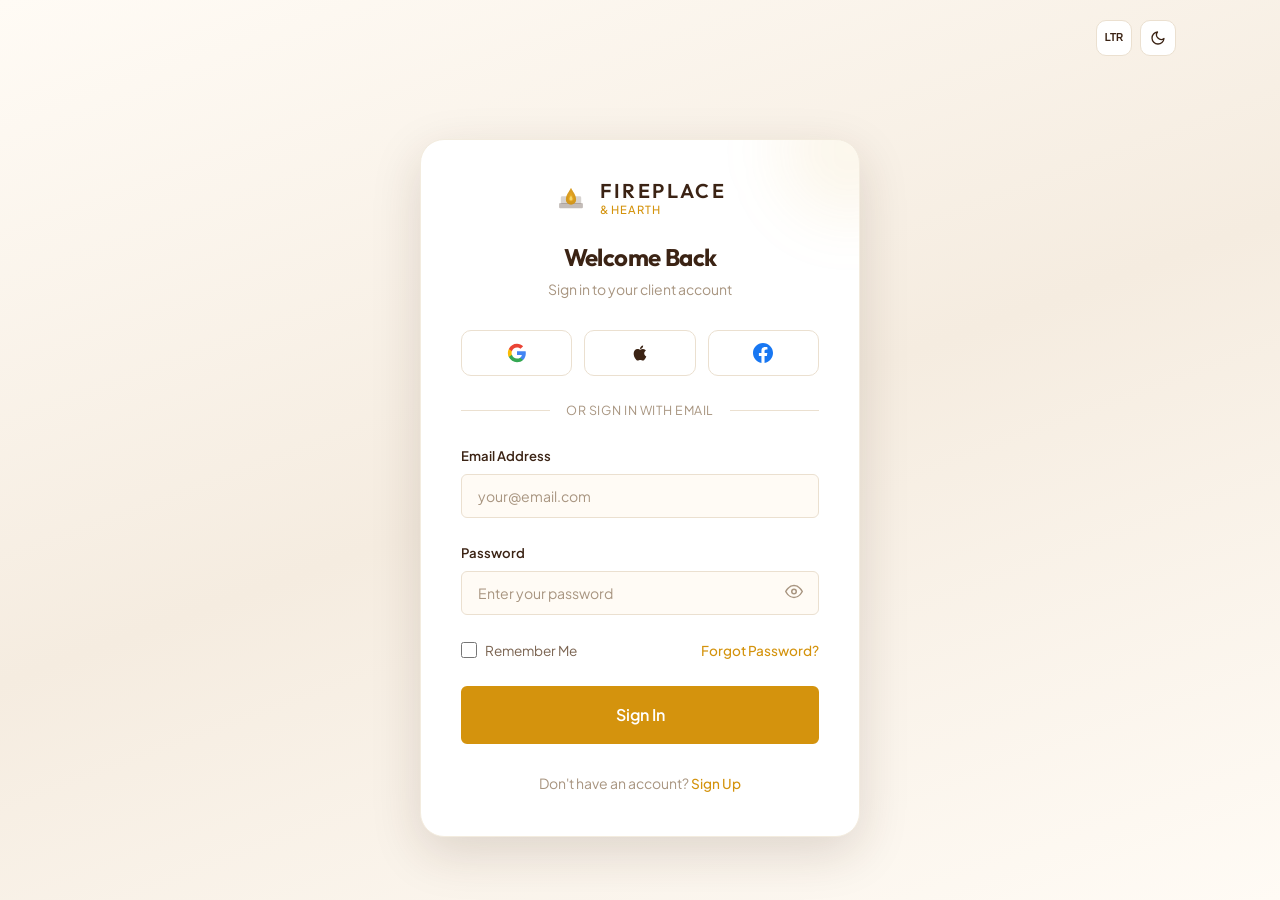
<file: login.html>
<!DOCTYPE html>
<html lang="en" id="root-html">
<head>
    <meta charset="UTF-8">
    <meta name="viewport" content="width=device-width, initial-scale=1.0">
    <meta name="description" content="Sign in to your Fireplace & Hearth account to manage orders, schedule consultations, and view services.">
    <title>Login | Fireplace & Hearth — Premium Hearth & Fireplace Store</title>
    <link rel="icon" type="image/svg+xml" href="favicon.svg">
    <link rel="stylesheet" href="style.css">
</head>
<body class="auth-page">

<!-- Top Bar -->
<div class="auth-topbar">
    <div style="display:flex;gap:0.5rem;">
        <button onclick="toggleDir(event)" class="auth-toggle-btn" title="Toggle Direction">
            <span class="dir-label" style="font-size:0.625rem;font-weight:600;">LTR</span>
        </button>
        <button onclick="toggleTheme(event)" class="auth-toggle-btn" title="Toggle Theme" aria-label="Toggle dark mode">
            <span class="theme-icon-wrap"><svg xmlns="http://www.w3.org/2000/svg" width="16" height="16" viewBox="0 0 24 24" fill="none" stroke="currentColor" stroke-width="2" stroke-linecap="round" stroke-linejoin="round"><path d="M21 12.79A9 9 0 1 1 11.21 3 7 7 0 0 0 21 12.79z"/></svg></span>
        </button>
    </div>
</div>

<!-- Card Container -->
<main style="flex:1;display:flex;align-items:center;justify-content:center;padding:1rem var(--container-padding);">
    <div class="auth-card">
        <!-- Decorative ambient orb -->
        <div style="position:absolute;top:-60px;right:-60px;width:140px;height:140px;background:rgba(212,147,13,0.08);border-radius:50%;filter:blur(30px);pointer-events:none;"></div>

        <!-- Logo -->
        <a href="index.html" class="auth-logo" aria-label="Fireplace & Hearth Home">
            <div class="nav-logo-icon" style="color:var(--clr-text);">
                <svg width="42" height="42" viewBox="0 0 100 100" fill="none" xmlns="http://www.w3.org/2000/svg">
                    <rect x="15" y="65" width="70" height="15" rx="3" fill="currentColor" opacity="0.3"/>
                    <rect x="20" y="45" width="60" height="22" rx="4" fill="currentColor" opacity="0.2"/>
                    <path d="M50 20C46 30 35 40 35 55a15 15 0 0030 0c0-15-11-25-15-35z" fill="var(--clr-primary)" opacity="0.9"/>
                    <path d="M50 32c-2.5 6-8 12-8 20a8 8 0 0016 0c0-8-5.5-14-8-20z" fill="#E8A620" opacity="0.85"/>
                    <path d="M50 42c-1.5 3.5-4.5 7-4.5 11a4.5 4.5 0 009 0c0-4-3-7.5-4.5-11z" fill="#F5D76B"/>
                </svg>
            </div>
            <div class="auth-logo-text">
                <span class="brand-top">FIREPLACE</span>
                <span class="brand-bottom">& Hearth</span>
            </div>
        </a>

        <!-- Header -->
        <div style="text-align:center;margin-bottom:1.75rem;">
            <h1 style="font-size:1.5rem;margin-bottom:0.375rem;font-family:var(--ff-heading);">Welcome Back</h1>
            <p style="font-size:0.875rem;color:var(--clr-text-muted);">Sign in to your client account</p>
        </div>

        <!-- Social Login -->
        <div class="social-login-grid">
            <button class="social-btn" title="Sign in with Google" type="button" onclick="alert('Google sign in coming soon!')">
                <svg width="20" height="20" viewBox="0 0 24 24"><path d="M22.56 12.25c0-.78-.07-1.53-.2-2.25H12v4.26h5.92a5.06 5.06 0 01-2.2 3.32v2.77h3.57c2.08-1.92 3.28-4.74 3.28-8.1z" fill="#4285F4"/><path d="M12 23c2.97 0 5.46-.98 7.28-2.66l-3.57-2.77c-.98.66-2.23 1.06-3.71 1.06-2.86 0-5.29-1.93-6.16-4.53H2.18v2.84C3.99 20.53 7.7 23 12 23z" fill="#34A853"/><path d="M5.84 14.09c-.22-.66-.35-1.36-.35-2.09s.13-1.43.35-2.09V7.07H2.18C1.43 8.55 1 10.22 1 12s.43 3.45 1.18 4.93l2.85-2.22.81-.62z" fill="#FBBC05"/><path d="M12 5.38c1.62 0 3.06.56 4.21 1.64l3.15-3.15C17.45 2.09 14.97 1 12 1 7.7 1 3.99 3.47 2.18 7.07l3.66 2.84c.87-2.6 3.3-4.53 6.16-4.53z" fill="#EA4335"/></svg>
            </button>
            <button class="social-btn" title="Sign in with Apple" type="button" onclick="alert('Apple sign in coming soon!')">
                <svg width="20" height="20" viewBox="0 0 24 24" fill="currentColor"><path d="M17.05 20.28c-.98.95-2.05.88-3.08.4-1.09-.5-2.08-.48-3.24 0-1.44.62-2.2.44-3.06-.4C2.79 15.25 3.51 7.59 9.05 7.31c1.35.07 2.29.74 3.08.8 1.18-.24 2.31-.93 3.57-.84 1.51.12 2.65.72 3.4 1.8-3.12 1.87-2.38 5.98.48 7.13-.57 1.5-1.31 2.99-2.54 4.09zM12.03 7.25c-.15-2.23 1.66-4.07 3.74-4.25.29 2.58-2.34 4.5-3.74 4.25z"/></svg>
            </button>
            <button class="social-btn" title="Sign in with Facebook" type="button" onclick="alert('Facebook sign in coming soon!')">
                <svg width="20" height="20" viewBox="0 0 24 24" fill="#1877F2"><path d="M24 12.073c0-6.627-5.373-12-12-12s-12 5.373-12 12c0 5.99 4.388 10.954 10.125 11.854v-8.385H7.078v-3.47h3.047V9.43c0-3.007 1.792-4.669 4.533-4.669 1.312 0 2.686.235 2.686.235v2.953H15.83c-1.491 0-1.956.925-1.956 1.874v2.25h3.328l-.532 3.47h-2.796v8.385C19.612 23.027 24 18.062 24 12.073z"/></svg>
            </button>
        </div>

        <!-- Divider -->
        <div class="divider">or sign in with email</div>

        <!-- Form -->
        <form onsubmit="event.preventDefault(); alert('Login successful!'); window.location.href='index.html';" id="login-form">
            <div class="form-group">
                <label class="form-label" for="login-email">Email Address</label>
                <input type="email" id="login-email" class="form-input" placeholder="your@email.com" required>
            </div>
            <div class="form-group">
                <label class="form-label" for="login-password">Password</label>
                <div class="password-wrapper">
                    <input type="password" id="login-password" class="form-input" placeholder="Enter your password" required>
                    <button type="button" class="password-toggle" onclick="togglePasswordVisibility('login-password', this)" aria-label="Toggle password visibility">
                        <span class="pw-icon"><svg xmlns="http://www.w3.org/2000/svg" width="18" height="18" viewBox="0 0 24 24" fill="none" stroke="currentColor" stroke-width="2" stroke-linecap="round" stroke-linejoin="round"><path d="M1 12s4-8 11-8 11 8 11 8-4 8-11 8-11-8-11-8z"/><circle cx="12" cy="12" r="3"/></svg></span>
                    </button>
                </div>
            </div>
            <div style="display:flex;align-items:center;justify-content:space-between;margin-bottom:1.5rem;flex-wrap:wrap;gap:0.5rem;">
                <div class="checkbox-wrapper">
                    <input type="checkbox" id="remember-me">
                    <label for="remember-me">Remember Me</label>
                </div>
                <a href="coming-soon.html" class="link-primary">Forgot Password?</a>
            </div>
            <button type="submit" class="btn btn-primary w-full btn-lg">Sign In</button>
        </form>

        <!-- Footer link -->
        <p style="text-align:center;margin-top:1.75rem;font-size:0.875rem;color:var(--clr-text-muted);">
            Don't have an account? <a href="signup.html" class="link-primary">Sign Up</a>
        </p>
    </div>
</main>

<script src="components.js"></script>
<script>
    document.addEventListener('DOMContentLoaded', function() {
        initAuthPage();
    });
</script>
</body>
</html>
</file>
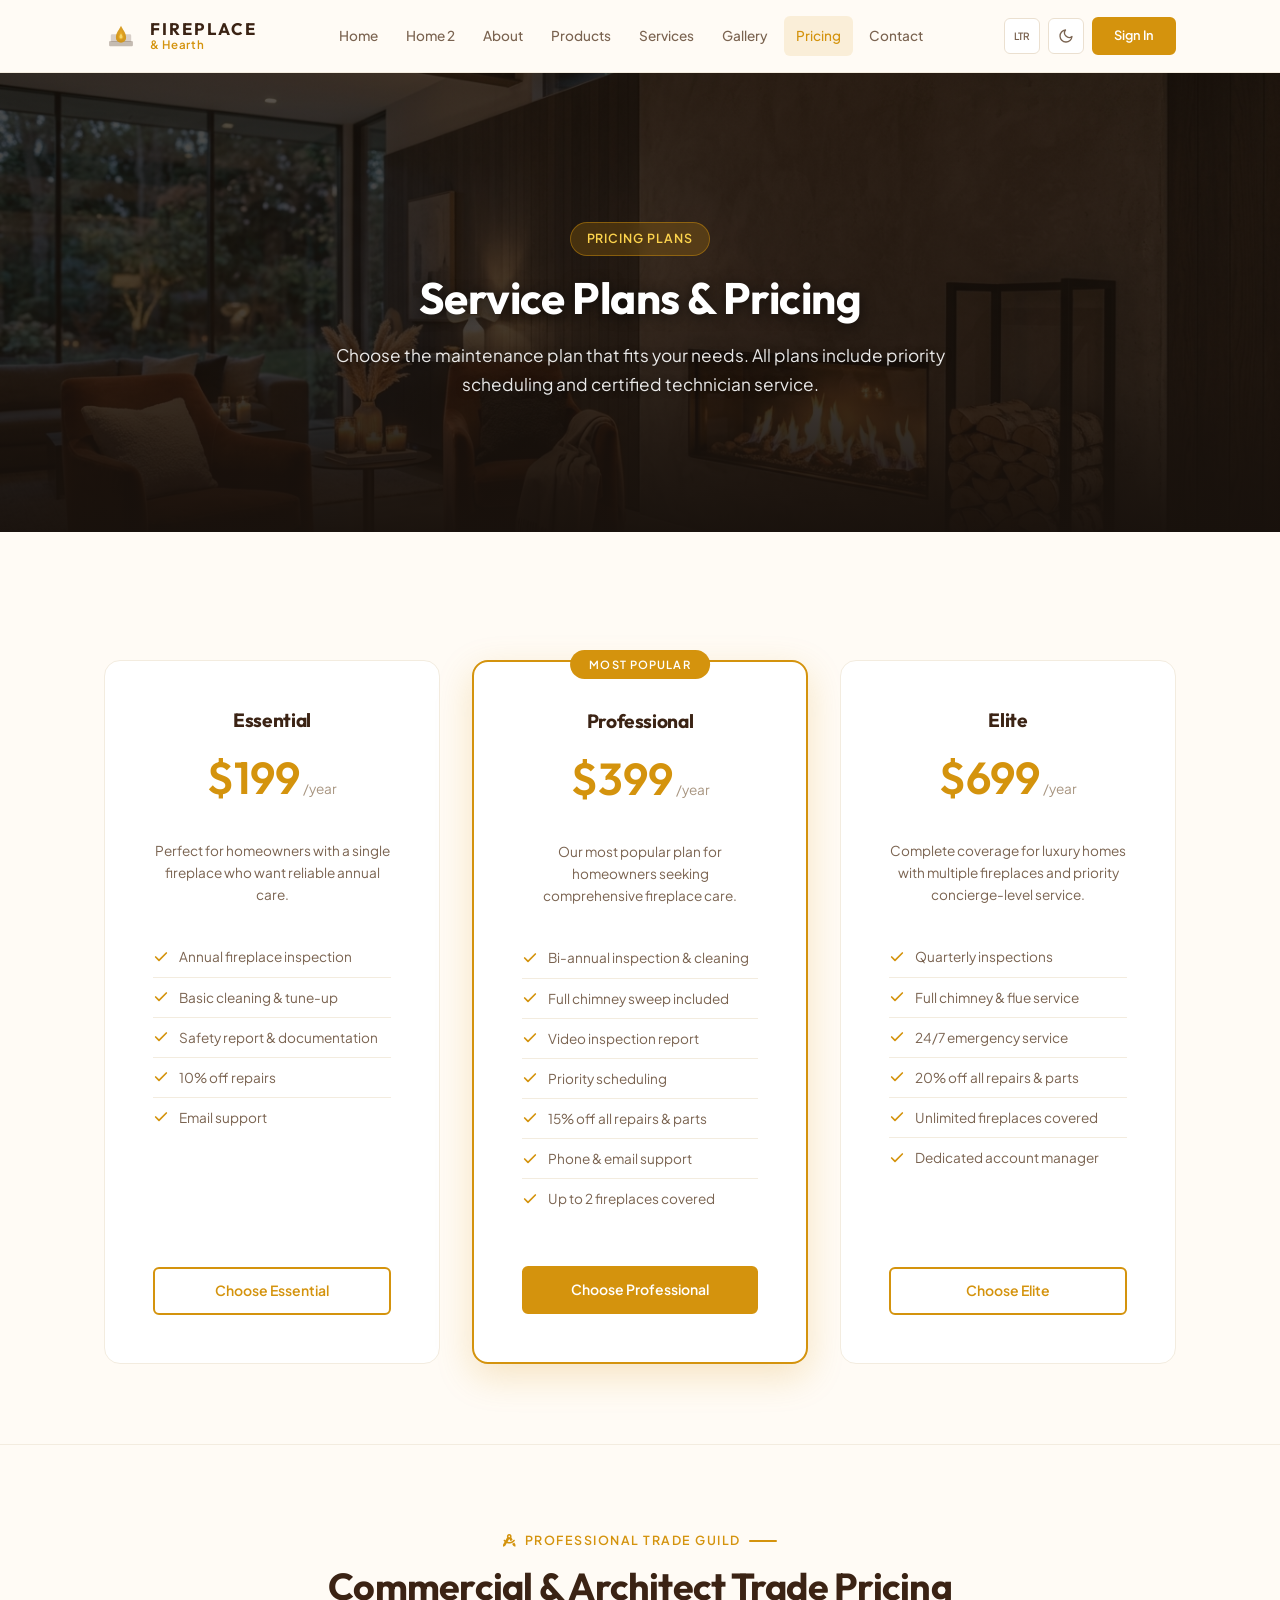
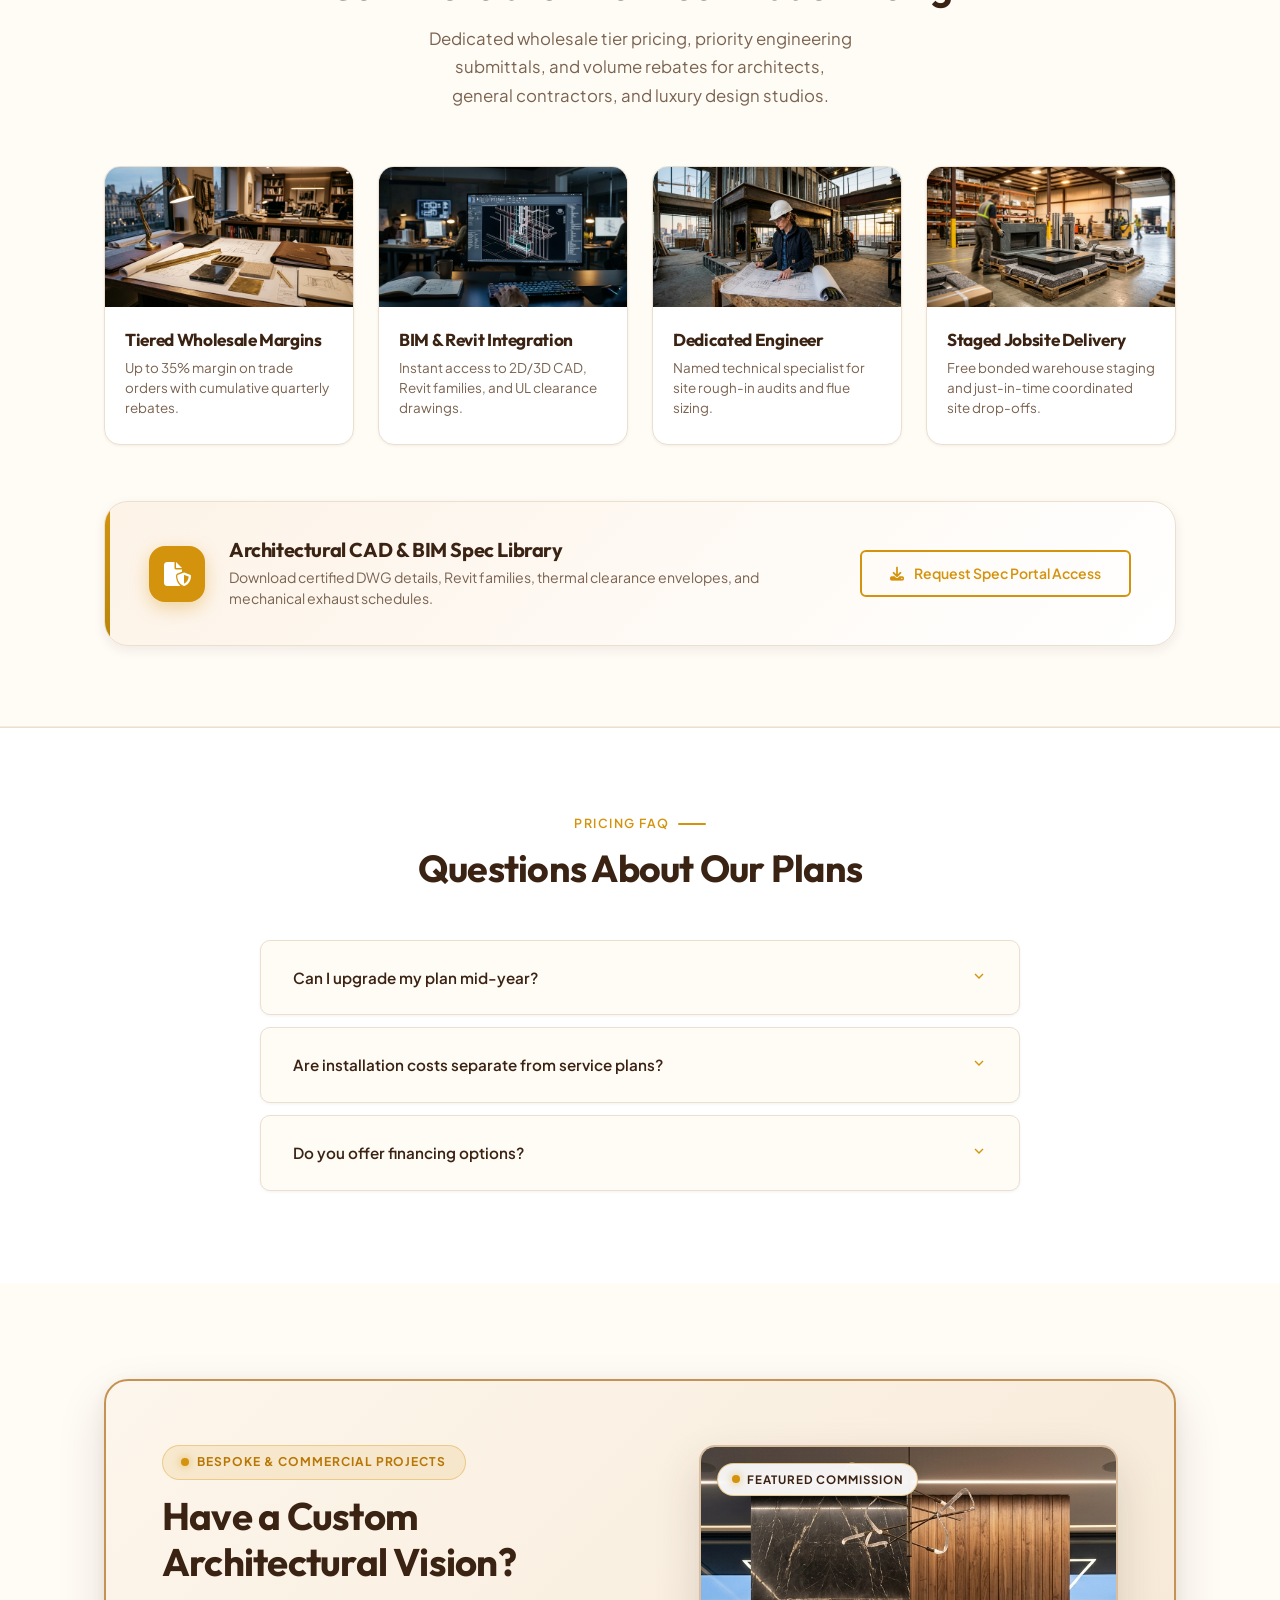
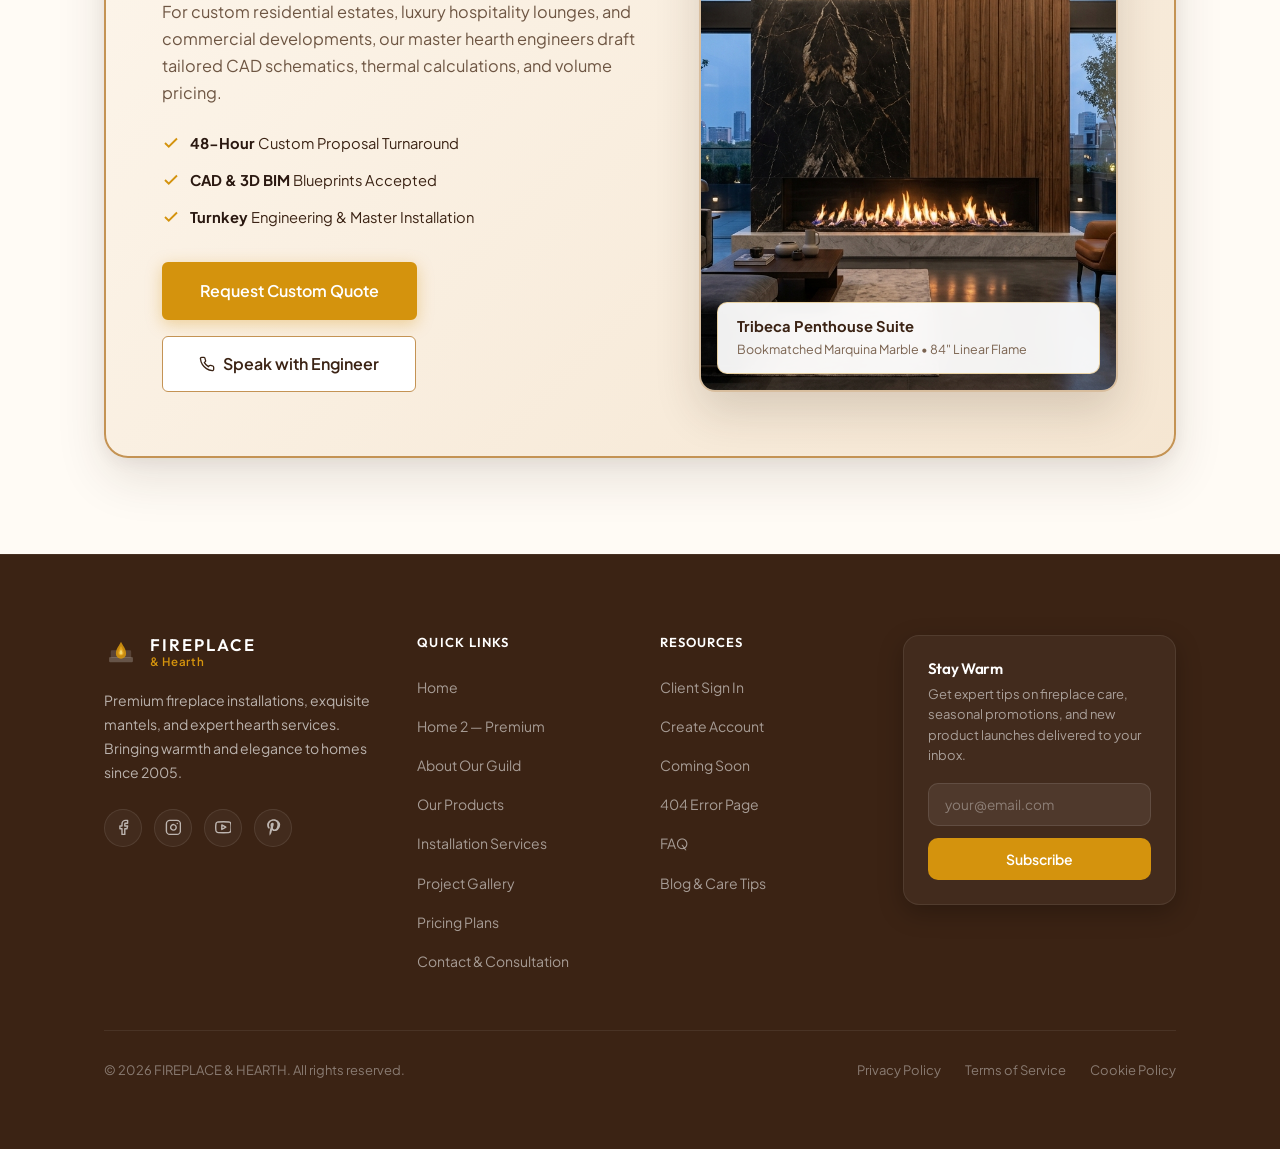
<file: pricing.html>
<!DOCTYPE html>
<html lang="en" dir="ltr">
<head>
    <meta charset="UTF-8">
    <meta name="viewport" content="width=device-width, initial-scale=1.0">
    <meta name="description" content="Fireplace & Hearth pricing plans — maintenance, installation, and premium service packages to suit every budget.">
    <title>Pricing — Fireplace & Hearth</title>
    <link rel="icon" href="favicon.svg" type="image/svg+xml">
    <link rel="stylesheet" href="style.css">
    <link rel="stylesheet" href="https://cdnjs.cloudflare.com/ajax/libs/font-awesome/6.5.0/css/all.min.css">
    <script src="components.js" defer></script>
</head>
<body>
    <div id="main-nav"></div>

    <!-- ═══ Page Hero ═══ -->
    <section class="page-hero page-hero-pricing">
        <div class="container">
            <span class="section-label" style="justify-content:center;">Pricing Plans</span>
            <h1>Service Plans & Pricing</h1>
            <p>Choose the maintenance plan that fits your needs. All plans include priority scheduling and certified technician service.</p>
        </div>
    </section>

    <!-- ═══ Pricing Cards ═══ -->
    <section class="pricing-section">
        <div class="container">
            <div class="pricing-grid">
                <!-- Essential -->
                <div class="pricing-card scroll-reveal">
                    <h3 class="pricing-plan-name">Essential</h3>
                    <div class="pricing-price">
                        <span class="pricing-amount">$199</span>
                        <span class="pricing-period">/year</span>
                    </div>
                    <p class="pricing-desc">Perfect for homeowners with a single fireplace who want reliable annual care.</p>
                    <ul class="pricing-features">
                        <li><svg xmlns="http://www.w3.org/2000/svg" width="16" height="16" viewBox="0 0 24 24" fill="none" stroke="currentColor" stroke-width="2.5" stroke-linecap="round" stroke-linejoin="round"><polyline points="20 6 9 17 4 12"/></svg>Annual fireplace inspection</li>
                        <li><svg xmlns="http://www.w3.org/2000/svg" width="16" height="16" viewBox="0 0 24 24" fill="none" stroke="currentColor" stroke-width="2.5" stroke-linecap="round" stroke-linejoin="round"><polyline points="20 6 9 17 4 12"/></svg>Basic cleaning & tune-up</li>
                        <li><svg xmlns="http://www.w3.org/2000/svg" width="16" height="16" viewBox="0 0 24 24" fill="none" stroke="currentColor" stroke-width="2.5" stroke-linecap="round" stroke-linejoin="round"><polyline points="20 6 9 17 4 12"/></svg>Safety report & documentation</li>
                        <li><svg xmlns="http://www.w3.org/2000/svg" width="16" height="16" viewBox="0 0 24 24" fill="none" stroke="currentColor" stroke-width="2.5" stroke-linecap="round" stroke-linejoin="round"><polyline points="20 6 9 17 4 12"/></svg>10% off repairs</li>
                        <li><svg xmlns="http://www.w3.org/2000/svg" width="16" height="16" viewBox="0 0 24 24" fill="none" stroke="currentColor" stroke-width="2.5" stroke-linecap="round" stroke-linejoin="round"><polyline points="20 6 9 17 4 12"/></svg>Email support</li>
                    </ul>
                    <a href="contact.html" class="btn btn-secondary">Choose Essential</a>
                </div>

                <!-- Popular -->
                <div class="pricing-card popular scroll-reveal">
                    <span class="pricing-badge">Most Popular</span>
                    <h3 class="pricing-plan-name">Professional</h3>
                    <div class="pricing-price">
                        <span class="pricing-amount">$399</span>
                        <span class="pricing-period">/year</span>
                    </div>
                    <p class="pricing-desc">Our most popular plan for homeowners seeking comprehensive fireplace care.</p>
                    <ul class="pricing-features">
                        <li><svg xmlns="http://www.w3.org/2000/svg" width="16" height="16" viewBox="0 0 24 24" fill="none" stroke="currentColor" stroke-width="2.5" stroke-linecap="round" stroke-linejoin="round"><polyline points="20 6 9 17 4 12"/></svg>Bi-annual inspection & cleaning</li>
                        <li><svg xmlns="http://www.w3.org/2000/svg" width="16" height="16" viewBox="0 0 24 24" fill="none" stroke="currentColor" stroke-width="2.5" stroke-linecap="round" stroke-linejoin="round"><polyline points="20 6 9 17 4 12"/></svg>Full chimney sweep included</li>
                        <li><svg xmlns="http://www.w3.org/2000/svg" width="16" height="16" viewBox="0 0 24 24" fill="none" stroke="currentColor" stroke-width="2.5" stroke-linecap="round" stroke-linejoin="round"><polyline points="20 6 9 17 4 12"/></svg>Video inspection report</li>
                        <li><svg xmlns="http://www.w3.org/2000/svg" width="16" height="16" viewBox="0 0 24 24" fill="none" stroke="currentColor" stroke-width="2.5" stroke-linecap="round" stroke-linejoin="round"><polyline points="20 6 9 17 4 12"/></svg>Priority scheduling</li>
                        <li><svg xmlns="http://www.w3.org/2000/svg" width="16" height="16" viewBox="0 0 24 24" fill="none" stroke="currentColor" stroke-width="2.5" stroke-linecap="round" stroke-linejoin="round"><polyline points="20 6 9 17 4 12"/></svg>15% off all repairs & parts</li>
                        <li><svg xmlns="http://www.w3.org/2000/svg" width="16" height="16" viewBox="0 0 24 24" fill="none" stroke="currentColor" stroke-width="2.5" stroke-linecap="round" stroke-linejoin="round"><polyline points="20 6 9 17 4 12"/></svg>Phone & email support</li>
                        <li><svg xmlns="http://www.w3.org/2000/svg" width="16" height="16" viewBox="0 0 24 24" fill="none" stroke="currentColor" stroke-width="2.5" stroke-linecap="round" stroke-linejoin="round"><polyline points="20 6 9 17 4 12"/></svg>Up to 2 fireplaces covered</li>
                    </ul>
                    <a href="contact.html" class="btn btn-primary">Choose Professional</a>
                </div>

                <!-- Premium -->
                <div class="pricing-card scroll-reveal">
                    <h3 class="pricing-plan-name">Elite</h3>
                    <div class="pricing-price">
                        <span class="pricing-amount">$699</span>
                        <span class="pricing-period">/year</span>
                    </div>
                    <p class="pricing-desc">Complete coverage for luxury homes with multiple fireplaces and priority concierge-level service.</p>
                    <ul class="pricing-features">
                        <li><svg xmlns="http://www.w3.org/2000/svg" width="16" height="16" viewBox="0 0 24 24" fill="none" stroke="currentColor" stroke-width="2.5" stroke-linecap="round" stroke-linejoin="round"><polyline points="20 6 9 17 4 12"/></svg>Quarterly inspections</li>
                        <li><svg xmlns="http://www.w3.org/2000/svg" width="16" height="16" viewBox="0 0 24 24" fill="none" stroke="currentColor" stroke-width="2.5" stroke-linecap="round" stroke-linejoin="round"><polyline points="20 6 9 17 4 12"/></svg>Full chimney & flue service</li>
                        <li><svg xmlns="http://www.w3.org/2000/svg" width="16" height="16" viewBox="0 0 24 24" fill="none" stroke="currentColor" stroke-width="2.5" stroke-linecap="round" stroke-linejoin="round"><polyline points="20 6 9 17 4 12"/></svg>24/7 emergency service</li>
                        <li><svg xmlns="http://www.w3.org/2000/svg" width="16" height="16" viewBox="0 0 24 24" fill="none" stroke="currentColor" stroke-width="2.5" stroke-linecap="round" stroke-linejoin="round"><polyline points="20 6 9 17 4 12"/></svg>20% off all repairs & parts</li>
                        <li><svg xmlns="http://www.w3.org/2000/svg" width="16" height="16" viewBox="0 0 24 24" fill="none" stroke="currentColor" stroke-width="2.5" stroke-linecap="round" stroke-linejoin="round"><polyline points="20 6 9 17 4 12"/></svg>Unlimited fireplaces covered</li>
                        <li><svg xmlns="http://www.w3.org/2000/svg" width="16" height="16" viewBox="0 0 24 24" fill="none" stroke="currentColor" stroke-width="2.5" stroke-linecap="round" stroke-linejoin="round"><polyline points="20 6 9 17 4 12"/></svg>Dedicated account manager</li>
                    </ul>
                    <a href="contact.html" class="btn btn-secondary">Choose Elite</a>
                </div>
            </div>
        </div>
    </section>

    <!-- ═══ Section: Commercial & Architect Trade Pricing ═══ -->
    <section class="trade-pricing-section" id="trade-pricing">
        <div class="container">
            <div class="trade-header-group text-center scroll-reveal">
                <span class="section-label" style="justify-content:center;">
                    <i class="fa-solid fa-compass-drafting"></i> Professional Trade Guild
                </span>
                <h2 class="section-title">Commercial & Architect Trade Pricing</h2>
                <p class="section-subtitle">Dedicated wholesale tier pricing, priority engineering submittals, and volume rebates for architects, general contractors, and luxury design studios.</p>
            </div>

            <!-- Trade Pillars / Highlights Strip -->
            <div class="trade-pillars-grid scroll-reveal">
                <div class="trade-pillar-card">
                    <div class="trade-pillar-img-wrap">
                        <img src="assets/images/trd-card-wholesale.jpg" alt="Tiered Wholesale Margins" class="trade-pillar-img" width="400" height="225" loading="lazy">
                    </div>
                    <div class="trade-pillar-info">
                        <h4>Tiered Wholesale Margins</h4>
                        <p>Up to 35% margin on trade orders with cumulative quarterly rebates.</p>
                    </div>
                </div>
                <div class="trade-pillar-card">
                    <div class="trade-pillar-img-wrap">
                        <img src="assets/images/trd-card-bim.jpg" alt="BIM & Revit Integration" class="trade-pillar-img" width="400" height="225" loading="lazy">
                    </div>
                    <div class="trade-pillar-info">
                        <h4>BIM & Revit Integration</h4>
                        <p>Instant access to 2D/3D CAD, Revit families, and UL clearance drawings.</p>
                    </div>
                </div>
                <div class="trade-pillar-card">
                    <div class="trade-pillar-img-wrap">
                        <img src="assets/images/trd-card-engineer.jpg" alt="Dedicated Project Engineer" class="trade-pillar-img" width="400" height="225" loading="lazy">
                    </div>
                    <div class="trade-pillar-info">
                        <h4>Dedicated Engineer</h4>
                        <p>Named technical specialist for site rough-in audits and flue sizing.</p>
                    </div>
                </div>
                <div class="trade-pillar-card">
                    <div class="trade-pillar-img-wrap">
                        <img src="assets/images/trd-card-delivery.jpg" alt="Staged Jobsite Delivery" class="trade-pillar-img" width="400" height="225" loading="lazy">
                    </div>
                    <div class="trade-pillar-info">
                        <h4>Staged Jobsite Delivery</h4>
                        <p>Free bonded warehouse staging and just-in-time coordinated site drop-offs.</p>
                    </div>
                </div>
            </div>

            <!-- Architect Spec Kit Banner / Action Bar -->
            <div class="trade-spec-banner scroll-reveal">
                <div class="trade-spec-content">
                    <div class="trade-spec-icon">
                        <i class="fa-solid fa-file-shield"></i>
                    </div>
                    <div class="trade-spec-text">
                        <h4>Architectural CAD & BIM Spec Library</h4>
                        <p>Download certified DWG details, Revit families, thermal clearance envelopes, and mechanical exhaust schedules.</p>
                    </div>
                </div>
                <div class="trade-spec-action">
                    <a href="contact.html?request=spec-library" class="btn btn-secondary">
                        <i class="fa-solid fa-download"></i> Request Spec Portal Access
                    </a>
                </div>
            </div>
        </div>
    </section>

    <!-- ═══ FAQ ═══ -->
    <section class="faq-section" style="background:var(--clr-surface);">
        <div class="container">
            <div class="text-center scroll-reveal">
                <span class="section-label">Pricing FAQ</span>
                <h2 class="section-title">Questions About Our Plans</h2>
            </div>
            <div class="accordion scroll-reveal">
                <div class="accordion-item">
                    <div class="accordion-header">
                        Can I upgrade my plan mid-year?
                        <span class="chevron"><svg xmlns="http://www.w3.org/2000/svg" width="16" height="16" viewBox="0 0 24 24" fill="none" stroke="currentColor" stroke-width="2"><polyline points="6 9 12 15 18 9"/></svg></span>
                    </div>
                    <div class="accordion-body">
                        <div class="accordion-body-inner">Absolutely! You can upgrade at any time and we'll prorate the difference. Contact us to discuss upgrading your plan — our team will make the transition seamless.</div>
                    </div>
                </div>
                <div class="accordion-item">
                    <div class="accordion-header">
                        Are installation costs separate from service plans?
                        <span class="chevron"><svg xmlns="http://www.w3.org/2000/svg" width="16" height="16" viewBox="0 0 24 24" fill="none" stroke="currentColor" stroke-width="2"><polyline points="6 9 12 15 18 9"/></svg></span>
                    </div>
                    <div class="accordion-body">
                        <div class="accordion-body-inner">Yes, service plans cover ongoing maintenance and inspections. New installation costs are quoted separately based on the specific fireplace model and project scope. However, plan members receive exclusive discounts on installation services.</div>
                    </div>
                </div>
                <div class="accordion-item">
                    <div class="accordion-header">
                        Do you offer financing options?
                        <span class="chevron"><svg xmlns="http://www.w3.org/2000/svg" width="16" height="16" viewBox="0 0 24 24" fill="none" stroke="currentColor" stroke-width="2"><polyline points="6 9 12 15 18 9"/></svg></span>
                    </div>
                    <div class="accordion-body">
                        <div class="accordion-body-inner">Yes, we partner with leading financing providers to offer flexible payment plans for both new installations and service plans. Options include 0% APR for 12 months on qualifying purchases. Ask us for details during your consultation.</div>
                    </div>
                </div>
            </div>
        </div>
    </section>

    <!-- ═══ Custom Quote CTA (Architectural Showcase with Image) ═══ -->
    <section class="cta-banner-wrapper">
        <div class="container scroll-reveal">
            <div class="cta-banner cta-banner-split">
                <div class="cta-split-inner">
                    <div class="cta-split-content">
                        <div class="cta-split-badge">
                            <span class="cta-badge-dot"></span>
                            <span>Bespoke & Commercial Projects</span>
                        </div>
                        <h2>Have a Custom Architectural Vision?</h2>
                        <p>For custom residential estates, luxury hospitality lounges, and commercial developments, our master hearth engineers draft tailored CAD schematics, thermal calculations, and volume pricing.</p>
                        
                        <div class="cta-split-perks">
                            <div class="cta-split-perk">
                                <svg width="18" height="18" viewBox="0 0 24 24" fill="none" stroke="currentColor" stroke-width="2.5"><polyline points="20 6 9 17 4 12"/></svg>
                                <span><strong>48-Hour</strong> Custom Proposal Turnaround</span>
                            </div>
                            <div class="cta-split-perk">
                                <svg width="18" height="18" viewBox="0 0 24 24" fill="none" stroke="currentColor" stroke-width="2.5"><polyline points="20 6 9 17 4 12"/></svg>
                                <span><strong>CAD & 3D BIM</strong> Blueprints Accepted</span>
                            </div>
                            <div class="cta-split-perk">
                                <svg width="18" height="18" viewBox="0 0 24 24" fill="none" stroke="currentColor" stroke-width="2.5"><polyline points="20 6 9 17 4 12"/></svg>
                                <span><strong>Turnkey</strong> Engineering & Master Installation</span>
                            </div>
                        </div>

                        <div class="hero-btns">
                            <a href="contact.html" class="btn btn-primary btn-lg">Request Custom Quote</a>
                            <a href="tel:+18005553473" class="btn btn-secondary btn-lg">
                                <svg width="16" height="16" viewBox="0 0 24 24" fill="none" stroke="currentColor" stroke-width="2"><path d="M22 16.92v3a2 2 0 0 1-2.18 2 19.79 19.79 0 0 1-8.63-3.07 19.5 19.5 0 0 1-6-6 19.79 19.79 0 0 1-3.07-8.67A2 2 0 0 1 4.11 2h3a2 2 0 0 1 2 1.72 12.84 12.84 0 0 0 .7 2.81 2 2 0 0 1-.45 2.11L8.09 9.91a16 16 0 0 0 6 6l1.27-1.27a2 2 0 0 1 2.11-.45 12.84 12.84 0 0 0 2.81.7A2 2 0 0 1 22 16.92z"/></svg>
                                <span>Speak with Engineer</span>
                            </a>
                        </div>
                    </div>

                    <div class="cta-split-media">
                        <div class="cta-split-card">
                            <img src="assets/images/custom-quote-fireplace.jpg" alt="Custom architectural fireplace installation with black marble" class="cta-split-img" width="560" height="380" loading="lazy">
                            
                            <div class="cta-split-tag-top">
                                <span class="cta-badge-dot"></span>
                                <span>Featured Commission</span>
                            </div>

                            <div class="cta-split-caption">
                                <div class="cta-caption-title">Tribeca Penthouse Suite</div>
                                <div class="cta-caption-sub">Bookmatched Marquina Marble • 84" Linear Flame</div>
                            </div>
                        </div>
                    </div>
                </div>
            </div>
        </div>
    </section>

    <div id="main-footer"></div>


</body>
</html>
</file>
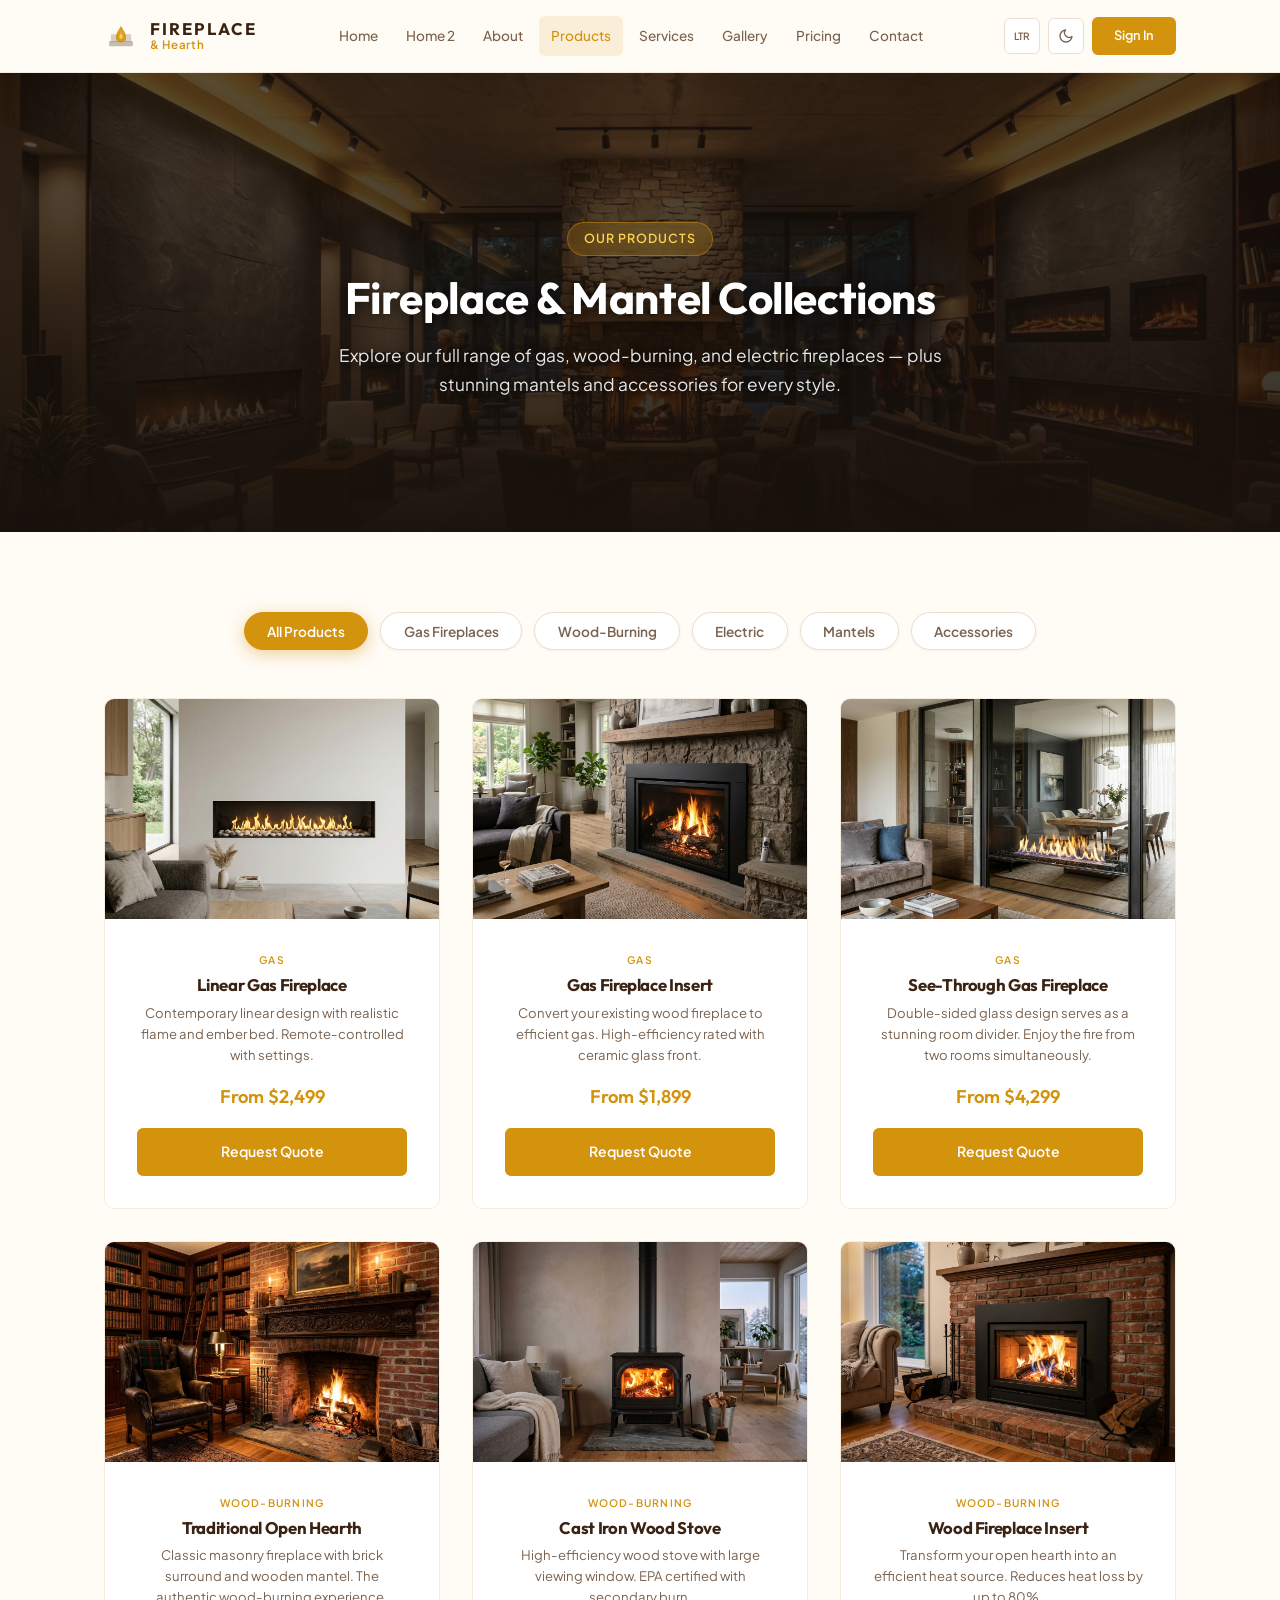
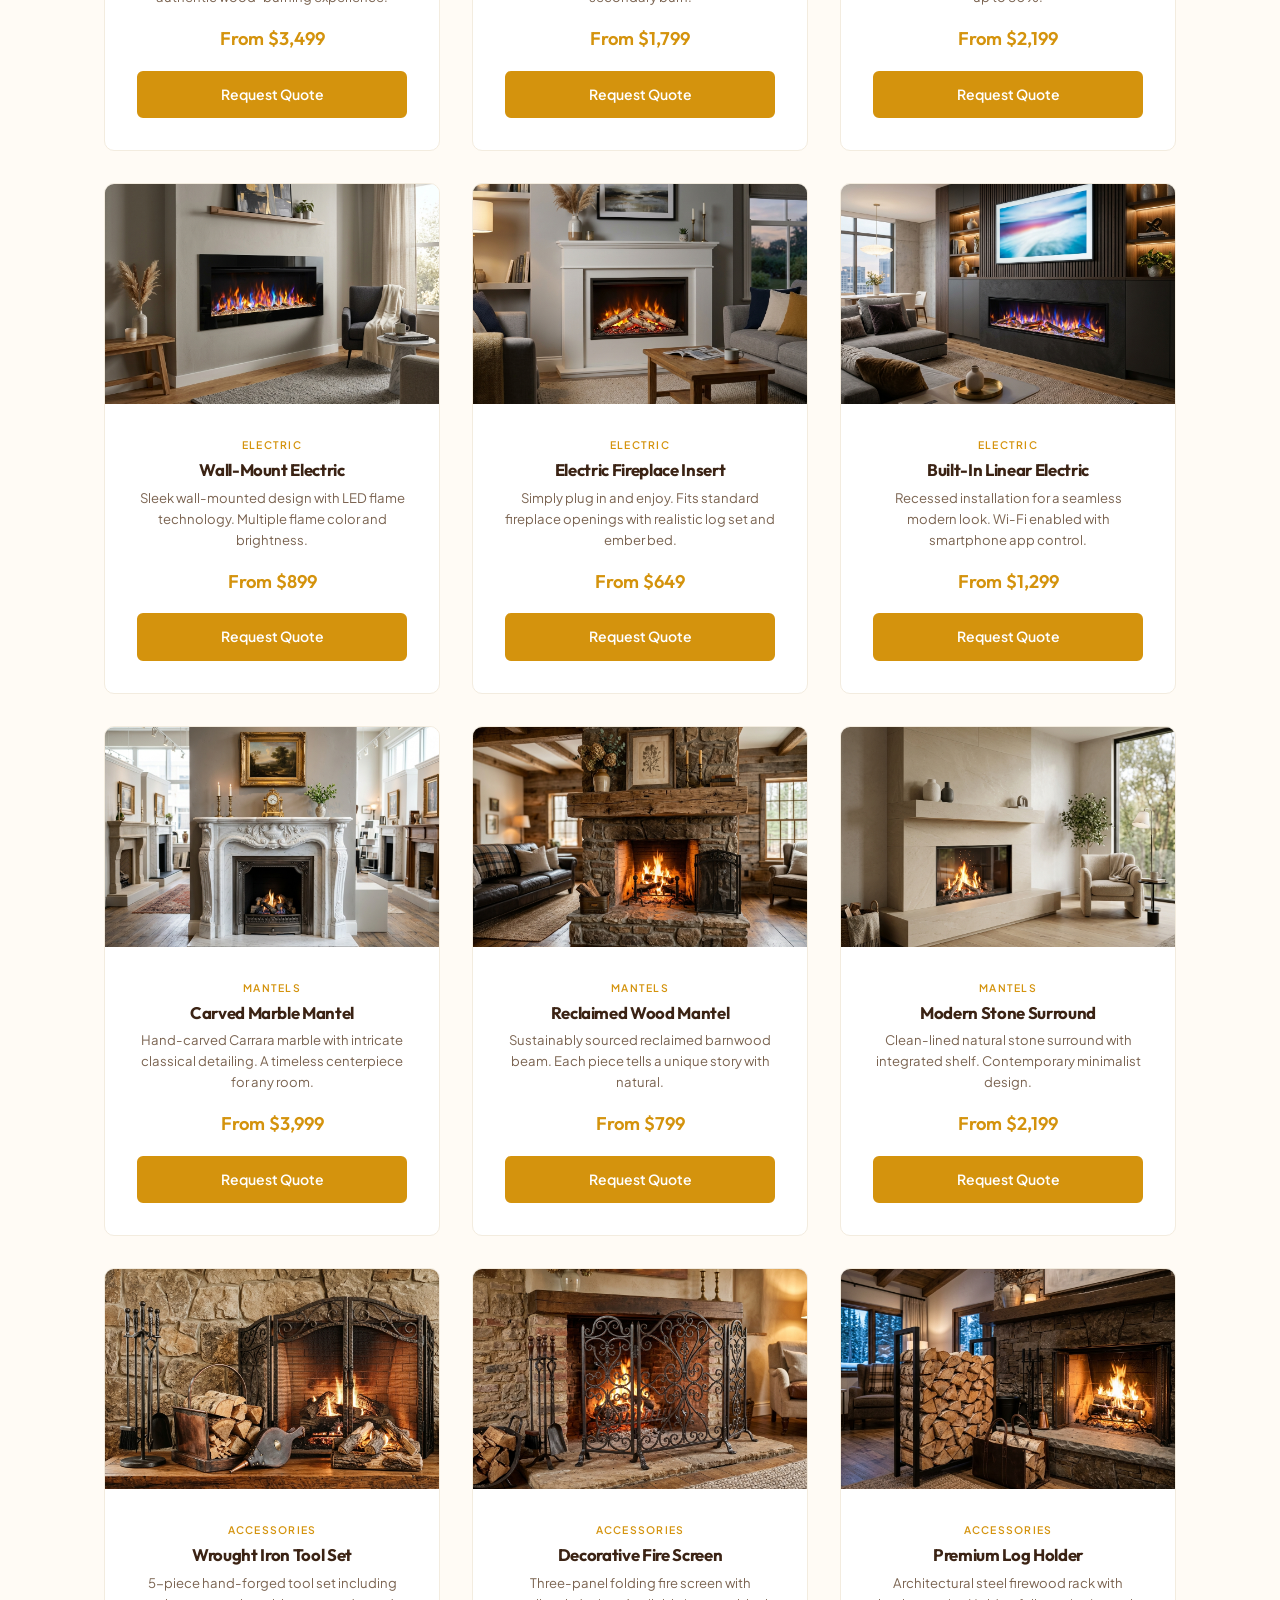
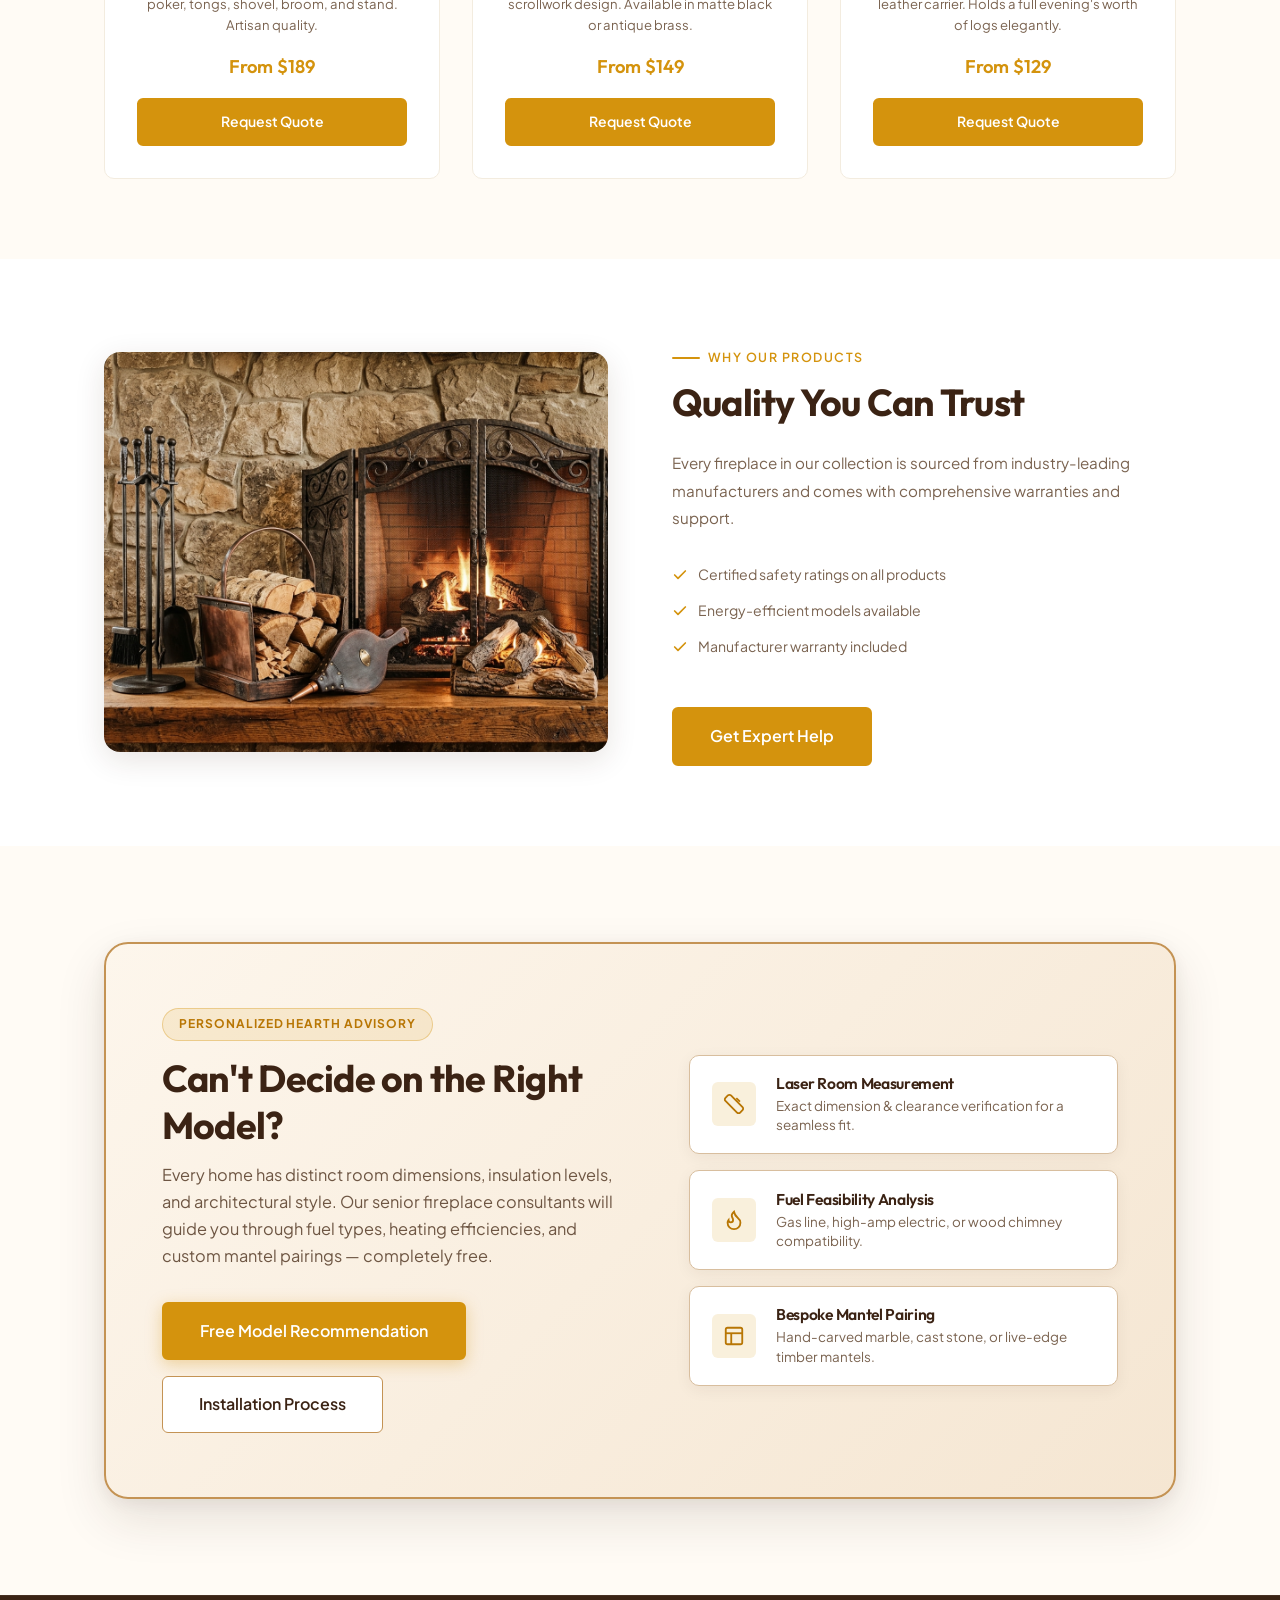
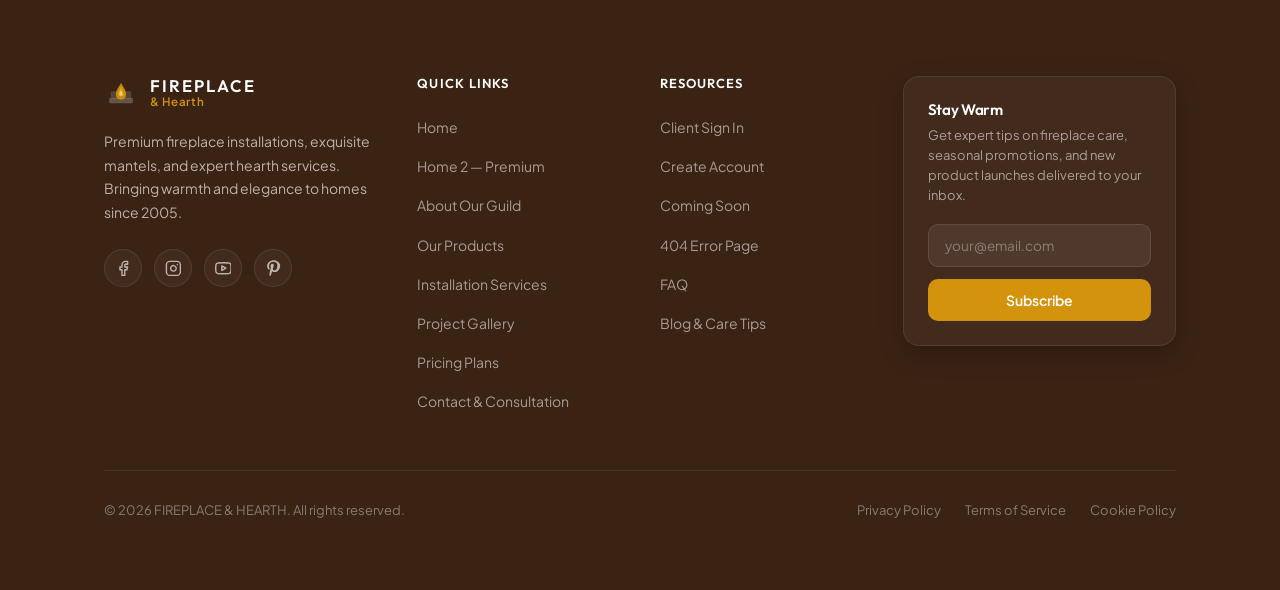
<file: products.html>
<!DOCTYPE html>
<html lang="en" dir="ltr">
<head>
    <meta charset="UTF-8">
    <meta name="viewport" content="width=device-width, initial-scale=1.0">
    <meta name="description" content="Browse our premium fireplace collection — gas, wood-burning, and electric fireplaces. Find the perfect hearth for your home.">
    <title>Products — Fireplace & Hearth</title>
    <link rel="icon" href="favicon.svg" type="image/svg+xml">
    <link rel="stylesheet" href="style.css">
    <link rel="stylesheet" href="https://cdnjs.cloudflare.com/ajax/libs/font-awesome/6.5.0/css/all.min.css">
    <script src="components.js" defer></script>
</head>
<body>
    <div id="main-nav"></div>

    <!-- ═══ Page Hero ═══ -->
    <section class="page-hero page-hero-products">
        <div class="container">
            <span class="section-label" style="justify-content:center;">Our Products</span>
            <h1>Fireplace &amp; Mantel Collections</h1>
            <p>Explore our full range of gas, wood-burning, and electric fireplaces — plus stunning mantels and accessories for every style.</p>
        </div>
    </section>

    <!-- ═══ Products Grid ═══ -->
    <section class="products-section">
        <div class="container">
            <div class="product-tabs scroll-reveal">
                <button class="product-tab active" data-category="all">All Products</button>
                <button class="product-tab" data-category="gas">Gas Fireplaces</button>
                <button class="product-tab" data-category="wood">Wood-Burning</button>
                <button class="product-tab" data-category="electric">Electric</button>
                <button class="product-tab" data-category="mantels">Mantels</button>
                <button class="product-tab" data-category="accessories">Accessories</button>
            </div>
            <div class="product-grid">
                <!-- Gas -->
                <div class="product-card scroll-reveal" data-category="gas">
                    <img src="assets/images/prod-linear-gas.jpg" alt="Linear Gas Fireplace" class="product-card-img" width="400" height="300" loading="lazy">
                    <div class="product-card-body">
                        <span class="product-card-tag">Gas</span>
                        <h3 class="product-card-title">Linear Gas Fireplace</h3>
                        <p class="product-card-desc">Contemporary linear design with realistic flame and ember bed. Remote-controlled with settings.</p>
                        <div class="product-card-price">From $2,499</div>
                        <a href="contact.html" class="btn btn-primary">Request Quote</a>
                    </div>
                </div>
                <div class="product-card scroll-reveal" data-category="gas">
                    <img src="assets/images/prod-gas-insert.jpg" alt="Gas Fireplace Insert" class="product-card-img" width="400" height="300" loading="lazy">
                    <div class="product-card-body">
                        <span class="product-card-tag">Gas</span>
                        <h3 class="product-card-title">Gas Fireplace Insert</h3>
                        <p class="product-card-desc">Convert your existing wood fireplace to efficient gas. High-efficiency rated with ceramic glass front.</p>
                        <div class="product-card-price">From $1,899</div>
                        <a href="contact.html" class="btn btn-primary">Request Quote</a>
                    </div>
                </div>
                <div class="product-card scroll-reveal" data-category="gas">
                    <img src="assets/images/prod-seethrough-gas.jpg" alt="See-Through Gas Fireplace" class="product-card-img" width="400" height="300" loading="lazy">
                    <div class="product-card-body">
                        <span class="product-card-tag">Gas</span>
                        <h3 class="product-card-title">See-Through Gas Fireplace</h3>
                        <p class="product-card-desc">Double-sided glass design serves as a stunning room divider. Enjoy the fire from two rooms simultaneously.</p>
                        <div class="product-card-price">From $4,299</div>
                        <a href="contact.html" class="btn btn-primary">Request Quote</a>
                    </div>
                </div>

                <!-- Wood -->
                <div class="product-card scroll-reveal" data-category="wood">
                    <img src="assets/images/prod-traditional-hearth.jpg" alt="Traditional Wood Fireplace" class="product-card-img" width="400" height="300" loading="lazy">
                    <div class="product-card-body">
                        <span class="product-card-tag">Wood-Burning</span>
                        <h3 class="product-card-title">Traditional Open Hearth</h3>
                        <p class="product-card-desc">Classic masonry fireplace with brick surround and wooden mantel. The authentic wood-burning experience.</p>
                        <div class="product-card-price">From $3,499</div>
                        <a href="contact.html" class="btn btn-primary">Request Quote</a>
                    </div>
                </div>
                <div class="product-card scroll-reveal" data-category="wood">
                    <img src="assets/images/prod-cast-iron-stove.jpg" alt="Wood Stove" class="product-card-img" width="400" height="300" loading="lazy">
                    <div class="product-card-body">
                        <span class="product-card-tag">Wood-Burning</span>
                        <h3 class="product-card-title">Cast Iron Wood Stove</h3>
                        <p class="product-card-desc">High-efficiency wood stove with large viewing window. EPA certified with secondary burn.</p>
                        <div class="product-card-price">From $1,799</div>
                        <a href="contact.html" class="btn btn-primary">Request Quote</a>
                    </div>
                </div>
                <div class="product-card scroll-reveal" data-category="wood">
                    <img src="assets/images/prod-wood-insert.jpg" alt="Wood Insert" class="product-card-img" width="400" height="300" loading="lazy">
                    <div class="product-card-body">
                        <span class="product-card-tag">Wood-Burning</span>
                        <h3 class="product-card-title">Wood Fireplace Insert</h3>
                        <p class="product-card-desc">Transform your open hearth into an efficient heat source. Reduces heat loss by up to 80%.</p>
                        <div class="product-card-price">From $2,199</div>
                        <a href="contact.html" class="btn btn-primary">Request Quote</a>
                    </div>
                </div>

                <!-- Electric -->
                <div class="product-card scroll-reveal" data-category="electric">
                    <img src="assets/images/prod-wall-electric.jpg" alt="Wall-Mount Electric" class="product-card-img" width="400" height="300" loading="lazy">
                    <div class="product-card-body">
                        <span class="product-card-tag">Electric</span>
                        <h3 class="product-card-title">Wall-Mount Electric</h3>
                        <p class="product-card-desc">Sleek wall-mounted design with LED flame technology. Multiple flame color and brightness.</p>
                        <div class="product-card-price">From $899</div>
                        <a href="contact.html" class="btn btn-primary">Request Quote</a>
                    </div>
                </div>
                <div class="product-card scroll-reveal" data-category="electric">
                    <img src="assets/images/prod-electric-insert.jpg" alt="Electric Insert" class="product-card-img" width="400" height="300" loading="lazy">
                    <div class="product-card-body">
                        <span class="product-card-tag">Electric</span>
                        <h3 class="product-card-title">Electric Fireplace Insert</h3>
                        <p class="product-card-desc">Simply plug in and enjoy. Fits standard fireplace openings with realistic log set and ember bed.</p>
                        <div class="product-card-price">From $649</div>
                        <a href="contact.html" class="btn btn-primary">Request Quote</a>
                    </div>
                </div>
                <div class="product-card scroll-reveal" data-category="electric">
                    <img src="assets/images/prod-builtin-electric.jpg" alt="Built-In Electric" class="product-card-img" width="400" height="300" loading="lazy">
                    <div class="product-card-body">
                        <span class="product-card-tag">Electric</span>
                        <h3 class="product-card-title">Built-In Linear Electric</h3>
                        <p class="product-card-desc">Recessed installation for a seamless modern look. Wi-Fi enabled with smartphone app control.</p>
                        <div class="product-card-price">From $1,299</div>
                        <a href="contact.html" class="btn btn-primary">Request Quote</a>
                    </div>
                </div>

                <!-- Mantels -->
                <div class="product-card scroll-reveal" data-category="mantels">
                    <img src="assets/images/mantel-collection.jpg" alt="Marble Mantel" class="product-card-img">
                    <div class="product-card-body">
                        <span class="product-card-tag">Mantels</span>
                        <h3 class="product-card-title">Carved Marble Mantel</h3>
                        <p class="product-card-desc">Hand-carved Carrara marble with intricate classical detailing. A timeless centerpiece for any room.</p>
                        <div class="product-card-price">From $3,999</div>
                        <a href="contact.html" class="btn btn-primary">Request Quote</a>
                    </div>
                </div>
                <div class="product-card scroll-reveal" data-category="mantels">
                    <img src="assets/images/prod-reclaimed-mantel.jpg" alt="Rustic Wood Mantel" class="product-card-img" width="400" height="300" loading="lazy">
                    <div class="product-card-body">
                        <span class="product-card-tag">Mantels</span>
                        <h3 class="product-card-title">Reclaimed Wood Mantel</h3>
                        <p class="product-card-desc">Sustainably sourced reclaimed barnwood beam. Each piece tells a unique story with natural.</p>
                        <div class="product-card-price">From $799</div>
                        <a href="contact.html" class="btn btn-primary">Request Quote</a>
                    </div>
                </div>
                <div class="product-card scroll-reveal" data-category="mantels">
                    <img src="assets/images/prod-stone-surround.jpg" alt="Modern Stone Mantel" class="product-card-img" width="400" height="300" loading="lazy">
                    <div class="product-card-body">
                        <span class="product-card-tag">Mantels</span>
                        <h3 class="product-card-title">Modern Stone Surround</h3>
                        <p class="product-card-desc">Clean-lined natural stone surround with integrated shelf. Contemporary minimalist design.</p>
                        <div class="product-card-price">From $2,199</div>
                        <a href="contact.html" class="btn btn-primary">Request Quote</a>
                    </div>
                </div>

                <!-- Accessories -->
                <div class="product-card scroll-reveal" data-category="accessories">
                    <img src="assets/images/fireplace-accessories.jpg" alt="Fireplace Tool Set" class="product-card-img">
                    <div class="product-card-body">
                        <span class="product-card-tag">Accessories</span>
                        <h3 class="product-card-title">Wrought Iron Tool Set</h3>
                        <p class="product-card-desc">5-piece hand-forged tool set including poker, tongs, shovel, broom, and stand. Artisan quality.</p>
                        <div class="product-card-price">From $189</div>
                        <a href="contact.html" class="btn btn-primary">Request Quote</a>
                    </div>
                </div>
                <div class="product-card scroll-reveal" data-category="accessories">
                    <img src="assets/images/prod-fire-screen.jpg" alt="Decorative Fire Screen" class="product-card-img" width="400" height="300" loading="lazy">
                    <div class="product-card-body">
                        <span class="product-card-tag">Accessories</span>
                        <h3 class="product-card-title">Decorative Fire Screen</h3>
                        <p class="product-card-desc">Three-panel folding fire screen with scrollwork design. Available in matte black or antique brass.</p>
                        <div class="product-card-price">From $149</div>
                        <a href="contact.html" class="btn btn-primary">Request Quote</a>
                    </div>
                </div>
                <div class="product-card scroll-reveal" data-category="accessories">
                    <img src="assets/images/prod-log-holder.jpg" alt="Log Holder" class="product-card-img" width="400" height="300" loading="lazy">
                    <div class="product-card-body">
                        <span class="product-card-tag">Accessories</span>
                        <h3 class="product-card-title">Premium Log Holder</h3>
                        <p class="product-card-desc">Architectural steel firewood rack with leather carrier. Holds a full evening's worth of logs elegantly.</p>
                        <div class="product-card-price">From $129</div>
                        <a href="contact.html" class="btn btn-primary">Request Quote</a>
                    </div>
                </div>
            </div>
        </div>
    </section>

    <!-- ═══ Feature Section ═══ -->
    <section class="product-feature-section">
        <div class="container">
            <div class="product-feature-inner scroll-reveal">
                <img src="assets/images/fireplace-accessories.jpg" alt="Premium fireplace accessories" class="product-feature-img">
                <div class="product-feature-content">
                    <span class="section-label">Why Our Products</span>
                    <h2>Quality You Can Trust</h2>
                    <p>Every fireplace in our collection is sourced from industry-leading manufacturers and comes with comprehensive warranties and support.</p>
                    <ul class="product-feature-list">
                        <li><svg xmlns="http://www.w3.org/2000/svg" width="16" height="16" viewBox="0 0 24 24" fill="none" stroke="currentColor" stroke-width="2.5" stroke-linecap="round" stroke-linejoin="round"><polyline points="20 6 9 17 4 12"/></svg>Certified safety ratings on all products</li>
                        <li><svg xmlns="http://www.w3.org/2000/svg" width="16" height="16" viewBox="0 0 24 24" fill="none" stroke="currentColor" stroke-width="2.5" stroke-linecap="round" stroke-linejoin="round"><polyline points="20 6 9 17 4 12"/></svg>Energy-efficient models available</li>
                        <li><svg xmlns="http://www.w3.org/2000/svg" width="16" height="16" viewBox="0 0 24 24" fill="none" stroke="currentColor" stroke-width="2.5" stroke-linecap="round" stroke-linejoin="round"><polyline points="20 6 9 17 4 12"/></svg>Manufacturer warranty included</li>
                    </ul>
                    <a href="contact.html" class="btn btn-primary btn-lg">Get Expert Help</a>
                </div>
            </div>
        </div>
    </section>

    <!-- ═══ CTA Banner (Hearth Selection Concierge) ═══ -->
    <section class="cta-banner-wrapper">
        <div class="container scroll-reveal">
            <div class="cta-banner cta-products-concierge">
                <div class="cta-concierge-grid">
                    <div class="cta-concierge-text">
                        <span class="cta-concierge-tag">Personalized Hearth Advisory</span>
                        <h2>Can't Decide on the Right Model?</h2>
                        <p>Every home has distinct room dimensions, insulation levels, and architectural style. Our senior fireplace consultants will guide you through fuel types, heating efficiencies, and custom mantel pairings — completely free.</p>
                        <div class="hero-btns">
                            <a href="contact.html" class="btn btn-primary btn-lg">Free Model Recommendation</a>
                            <a href="services.html" class="btn btn-secondary btn-lg">Installation Process</a>
                        </div>
                    </div>
                    <div class="cta-concierge-cards">
                        <div class="cta-mini-card">
                            <div class="cta-mini-card-icon">
                                <svg width="22" height="22" viewBox="0 0 24 24" fill="none" stroke="currentColor" stroke-width="2"><path d="M21.3 15.3a2.4 2.4 0 0 1 0 3.4l-2.6 2.6a2.4 2.4 0 0 1-3.4 0L2.7 8.7a2.4 2.4 0 0 1 0-3.4l2.6-2.6a2.4 2.4 0 0 1 3.4 0l12.6 12.6z"/><line x1="14.5" y1="5.5" x2="18.5" y2="9.5"/></svg>
                            </div>
                            <div class="cta-mini-card-content">
                                <h4>Laser Room Measurement</h4>
                                <p>Exact dimension & clearance verification for a seamless fit.</p>
                            </div>
                        </div>
                        <div class="cta-mini-card">
                            <div class="cta-mini-card-icon">
                                <svg width="22" height="22" viewBox="0 0 24 24" fill="none" stroke="currentColor" stroke-width="2"><path d="M8.5 14.5A2.5 2.5 0 0 0 11 12c0-1.38-.5-2-1-3-1.072-2.143-.224-4.054 2-6 .5 2.5 2 4.9 4 6.5 2 1.6 3 3.5 3 5.5a7 7 0 1 1-14 0c0-1.153.433-2.294 1-3a2.5 2.5 0 0 0 2.5 2.5z"/></svg>
                            </div>
                            <div class="cta-mini-card-content">
                                <h4>Fuel Feasibility Analysis</h4>
                                <p>Gas line, high-amp electric, or wood chimney compatibility.</p>
                            </div>
                        </div>
                        <div class="cta-mini-card">
                            <div class="cta-mini-card-icon">
                                <svg width="22" height="22" viewBox="0 0 24 24" fill="none" stroke="currentColor" stroke-width="2"><rect x="3" y="3" width="18" height="18" rx="2"/><line x1="3" y1="9" x2="21" y2="9"/><line x1="9" y1="21" x2="9" y2="9"/></svg>
                            </div>
                            <div class="cta-mini-card-content">
                                <h4>Bespoke Mantel Pairing</h4>
                                <p>Hand-carved marble, cast stone, or live-edge timber mantels.</p>
                            </div>
                        </div>
                    </div>
                </div>
            </div>
        </div>
    </section>

    <div id="main-footer"></div>
</body>
</html>
</file>
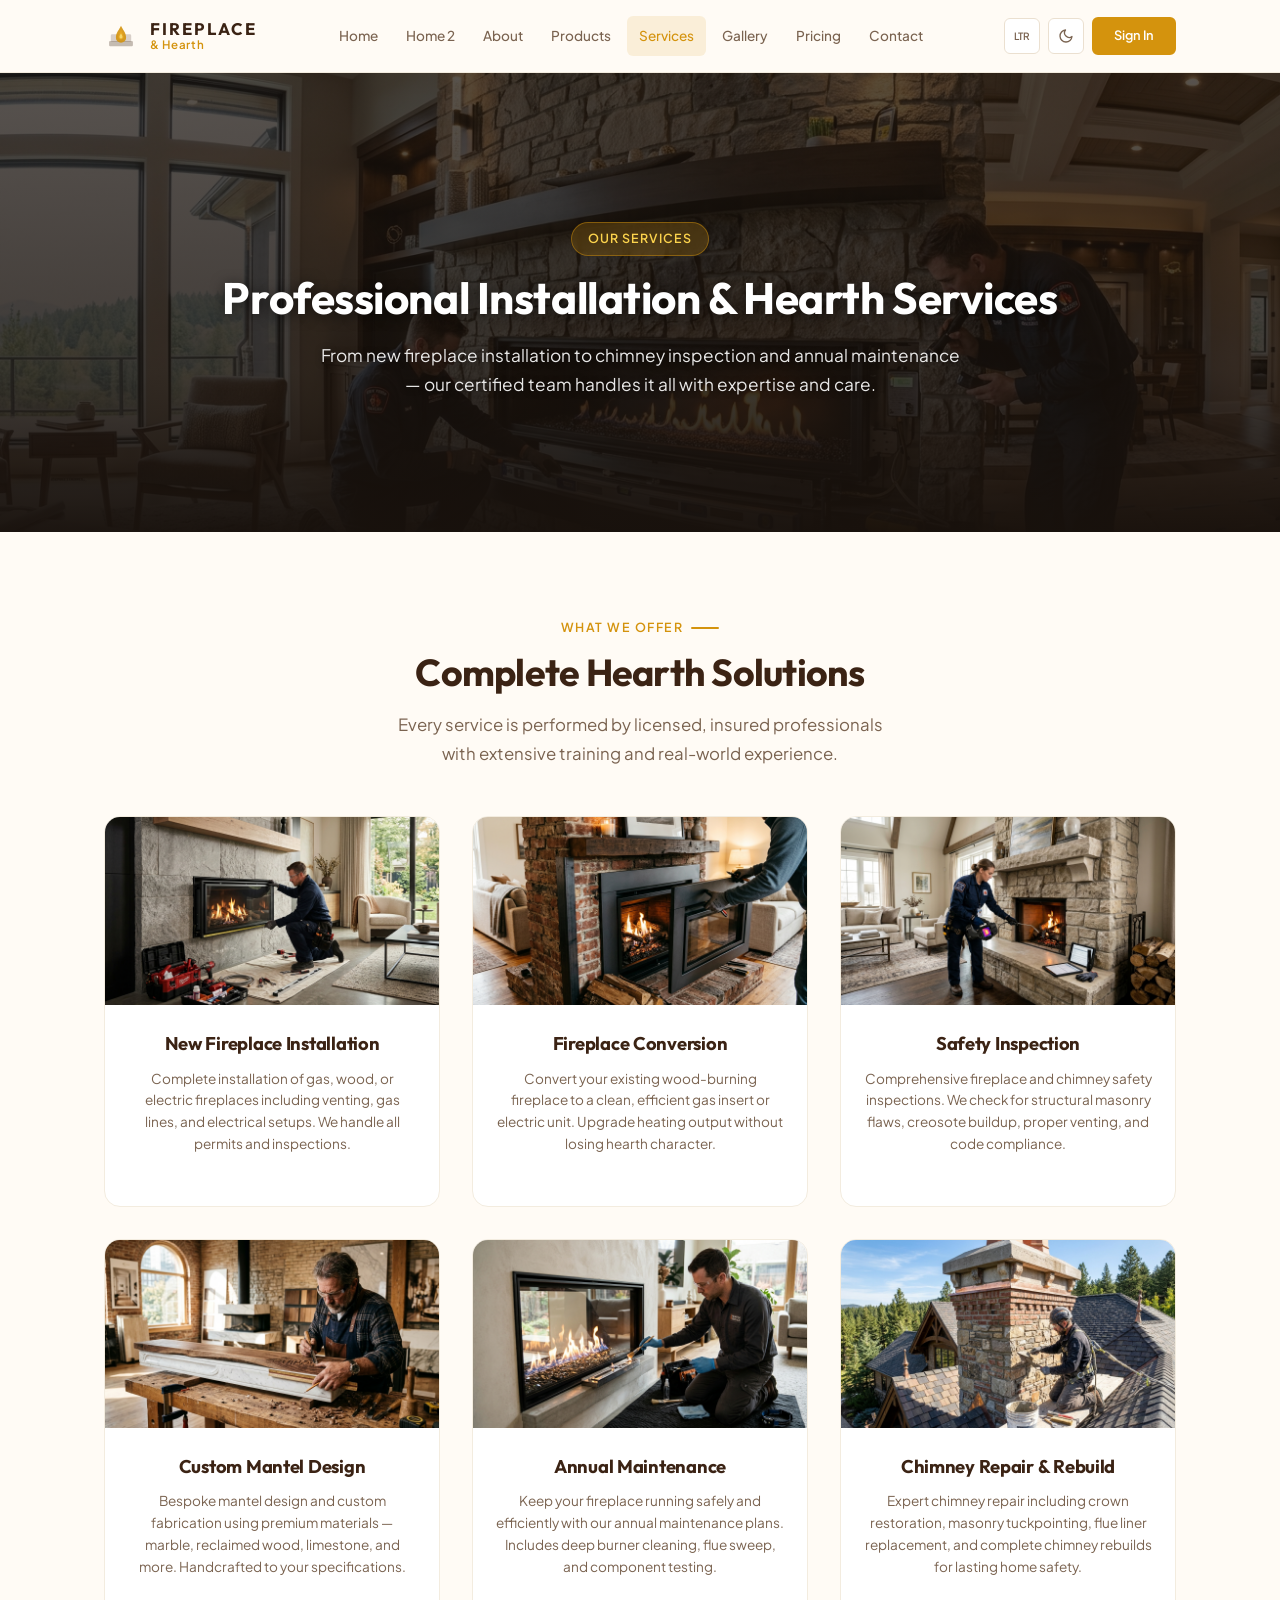
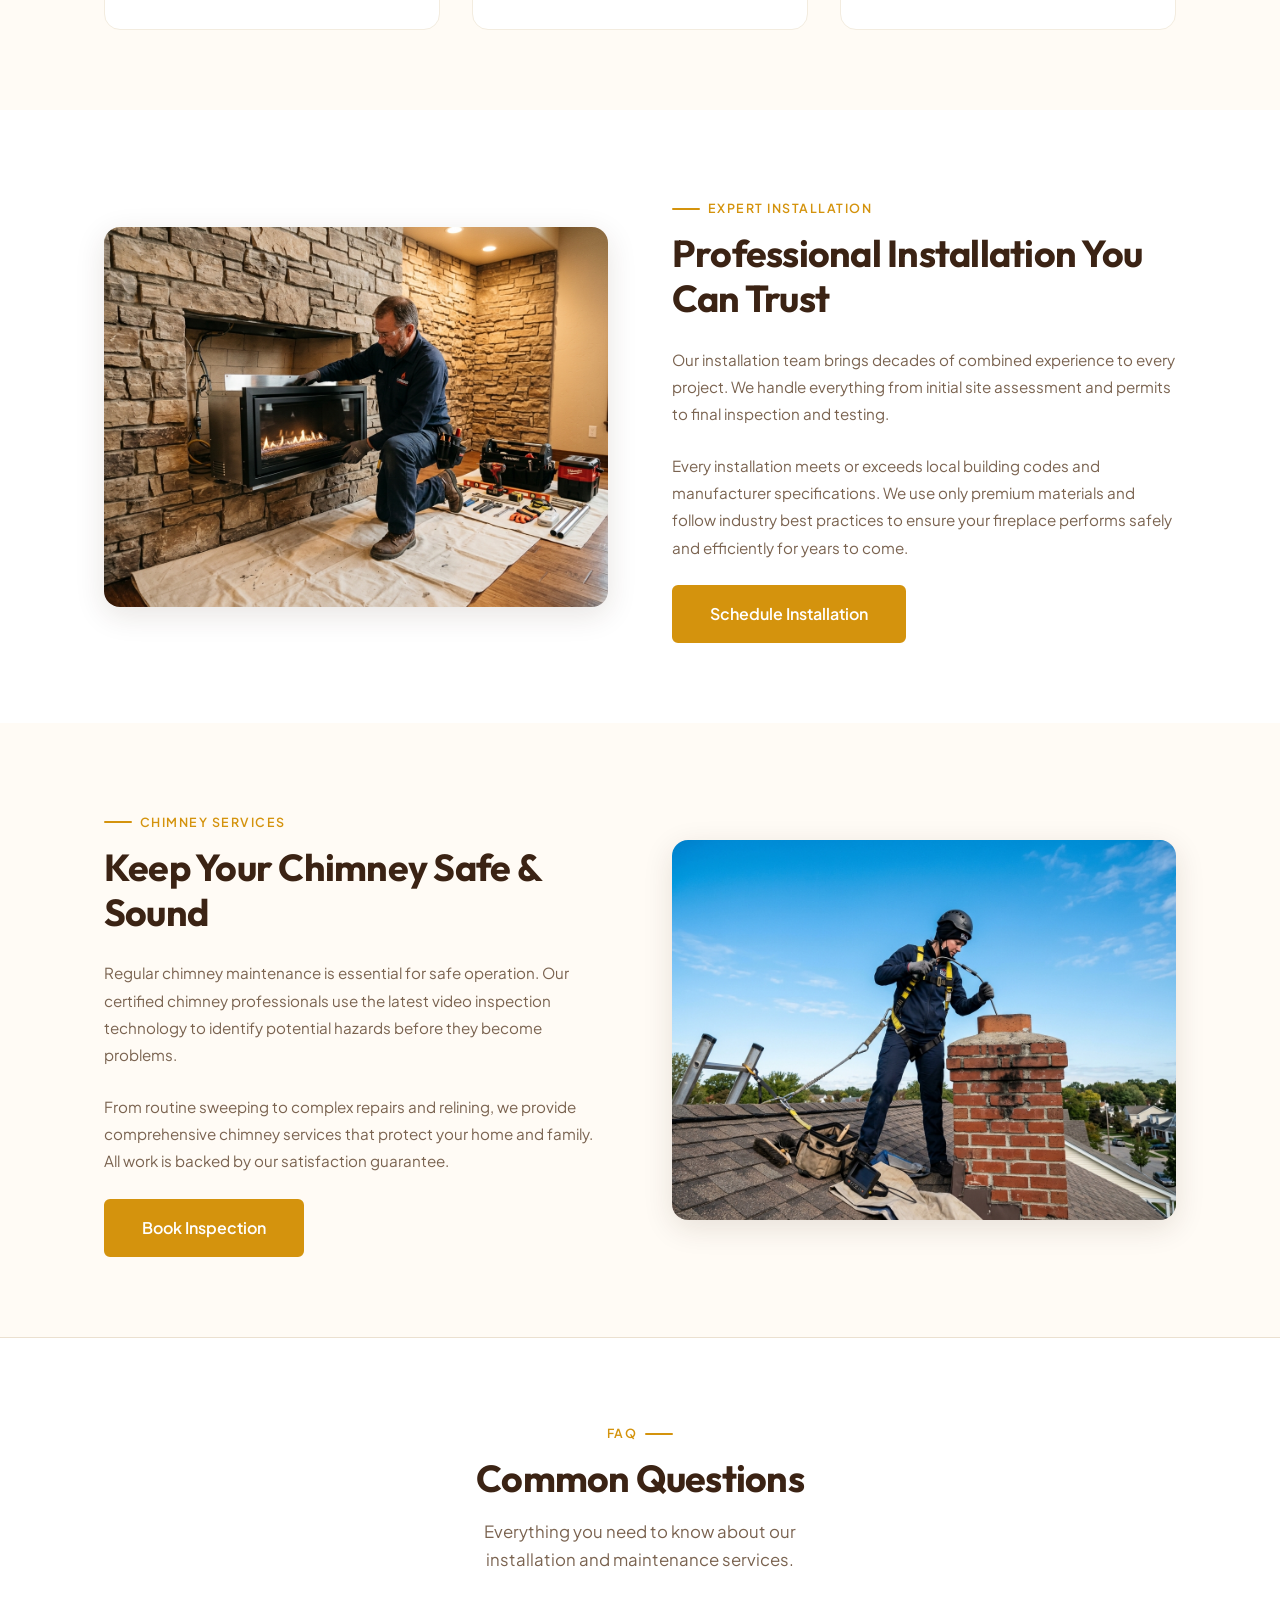
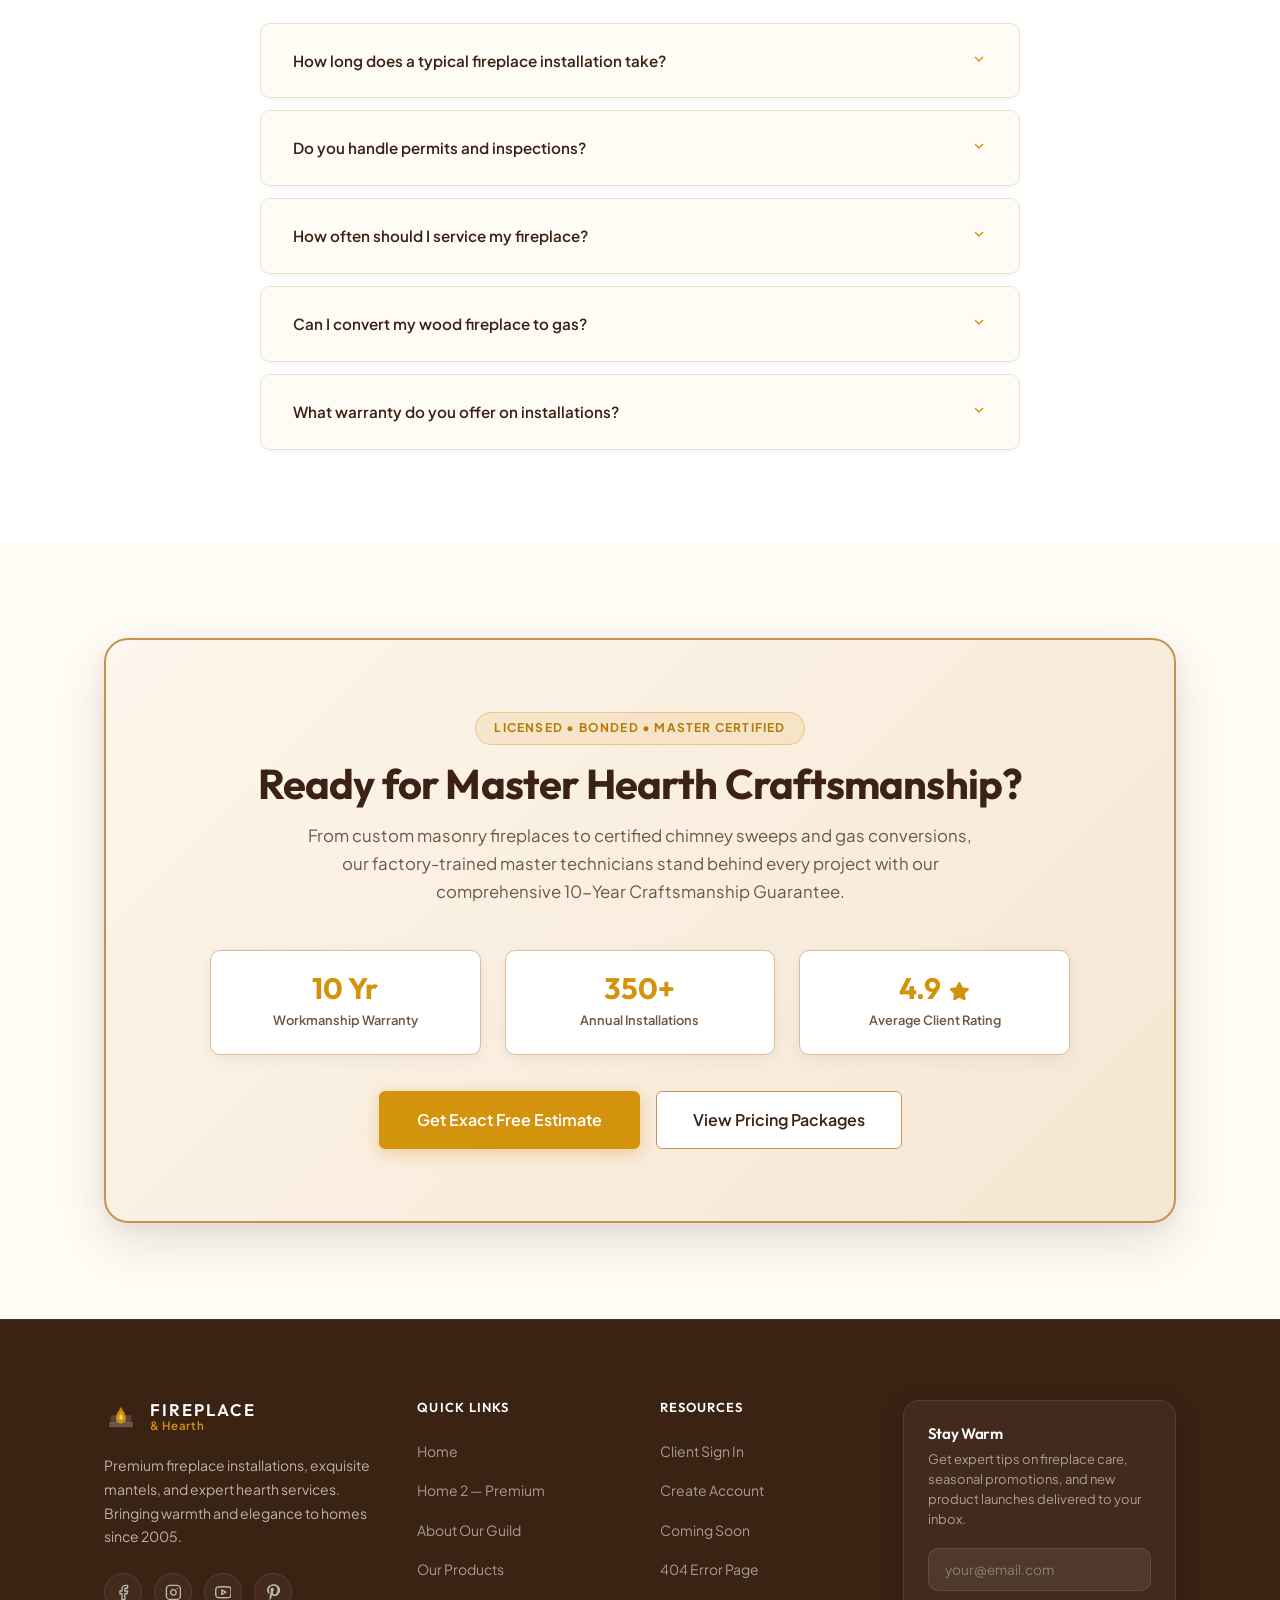
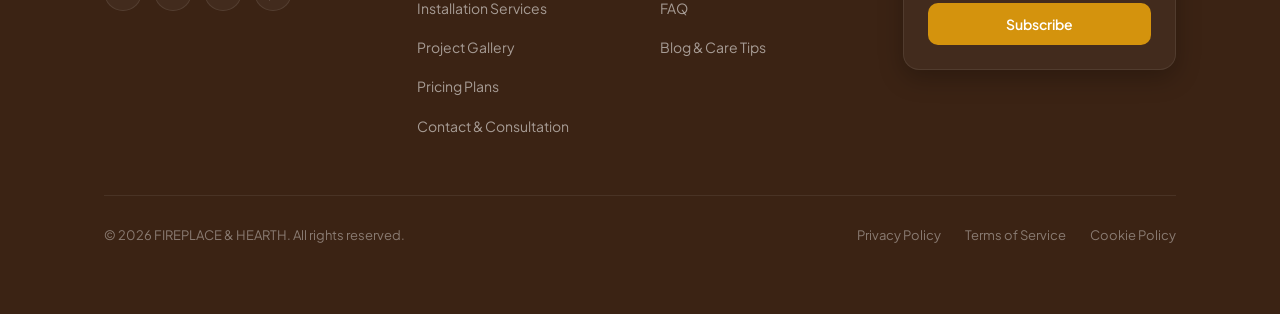
<file: services.html>
<!DOCTYPE html>
<html lang="en" dir="ltr">
<head>
    <meta charset="UTF-8">
    <meta name="viewport" content="width=device-width, initial-scale=1.0">
    <meta name="description" content="Professional fireplace installation, chimney services, and maintenance. Certified technicians with 18+ years of experience.">
    <title>Installation Services — Fireplace & Hearth</title>
    <link rel="icon" href="favicon.svg" type="image/svg+xml">
    <link rel="stylesheet" href="style.css">
    <link rel="stylesheet" href="https://cdnjs.cloudflare.com/ajax/libs/font-awesome/6.5.0/css/all.min.css">
    <script src="components.js" defer></script>
</head>
<body>
    <div id="main-nav"></div>

    <!-- ═══ Page Hero ═══ -->
    <section class="page-hero page-hero-services">
        <div class="container">
            <span class="section-label" style="justify-content:center;">Our Services</span>
            <h1>Professional Installation & Hearth Services</h1>
            <p>From new fireplace installation to chimney inspection and annual maintenance — our certified team handles it all with expertise and care.</p>
        </div>
    </section>

    <!-- ═══ Services Grid ═══ -->
    <section class="services-overview">
        <div class="container">
            <div class="text-center scroll-reveal">
                <span class="section-label">What We Offer</span>
                <h2 class="section-title">Complete Hearth Solutions</h2>
                <p class="section-subtitle">Every service is performed by licensed, insured professionals with extensive training and real-world experience.</p>
            </div>
            <div class="services-grid">
                <div class="service-card scroll-reveal">
                    <div class="service-card-img-wrap">
                        <img src="assets/images/srv-card-install.jpg" alt="New Fireplace Installation" class="service-card-img" width="400" height="225" loading="lazy">
                    </div>
                    <div class="service-card-body">
                        <h3>New Fireplace Installation</h3>
                        <p>Complete installation of gas, wood, or electric fireplaces including venting, gas lines, and electrical setups. We handle all permits and inspections.</p>
                    </div>
                </div>
                <div class="service-card scroll-reveal">
                    <div class="service-card-img-wrap">
                        <img src="assets/images/srv-card-convert.jpg" alt="Fireplace Conversion" class="service-card-img" width="400" height="225" loading="lazy">
                    </div>
                    <div class="service-card-body">
                        <h3>Fireplace Conversion</h3>
                        <p>Convert your existing wood-burning fireplace to a clean, efficient gas insert or electric unit. Upgrade heating output without losing hearth character.</p>
                    </div>
                </div>
                <div class="service-card scroll-reveal">
                    <div class="service-card-img-wrap">
                        <img src="assets/images/srv-card-inspect.jpg" alt="Safety Inspection" class="service-card-img" width="400" height="225" loading="lazy">
                    </div>
                    <div class="service-card-body">
                        <h3>Safety Inspection</h3>
                        <p>Comprehensive fireplace and chimney safety inspections. We check for structural masonry flaws, creosote buildup, proper venting, and code compliance.</p>
                    </div>
                </div>
                <div class="service-card scroll-reveal">
                    <div class="service-card-img-wrap">
                        <img src="assets/images/srv-card-mantel.jpg" alt="Custom Mantel Design" class="service-card-img" width="400" height="225" loading="lazy">
                    </div>
                    <div class="service-card-body">
                        <h3>Custom Mantel Design</h3>
                        <p>Bespoke mantel design and custom fabrication using premium materials — marble, reclaimed wood, limestone, and more. Handcrafted to your specifications.</p>
                    </div>
                </div>
                <div class="service-card scroll-reveal">
                    <div class="service-card-img-wrap">
                        <img src="assets/images/srv-card-maintain.jpg" alt="Annual Maintenance" class="service-card-img" width="400" height="225" loading="lazy">
                    </div>
                    <div class="service-card-body">
                        <h3>Annual Maintenance</h3>
                        <p>Keep your fireplace running safely and efficiently with our annual maintenance plans. Includes deep burner cleaning, flue sweep, and component testing.</p>
                    </div>
                </div>
                <div class="service-card scroll-reveal">
                    <div class="service-card-img-wrap">
                        <img src="assets/images/srv-card-chimney.jpg" alt="Chimney Repair & Rebuild" class="service-card-img" width="400" height="225" loading="lazy">
                    </div>
                    <div class="service-card-body">
                        <h3>Chimney Repair & Rebuild</h3>
                        <p>Expert chimney repair including crown restoration, masonry tuckpointing, flue liner replacement, and complete chimney rebuilds for lasting home safety.</p>
                    </div>
                </div>
            </div>
        </div>
    </section>

    <!-- ═══ Service Detail 1 ═══ -->
    <section class="service-detail">
        <div class="container">
            <div class="service-detail-inner scroll-reveal">
                <img src="assets/images/installation-service.jpg" alt="Professional fireplace installation" class="service-detail-img">
                <div class="service-detail-content">
                    <span class="section-label">Expert Installation</span>
                    <h2>Professional Installation You Can Trust</h2>
                    <p>Our installation team brings decades of combined experience to every project. We handle everything from initial site assessment and permits to final inspection and testing.</p>
                    <p>Every installation meets or exceeds local building codes and manufacturer specifications. We use only premium materials and follow industry best practices to ensure your fireplace performs safely and efficiently for years to come.</p>
                    <a href="contact.html" class="btn btn-primary btn-lg">Schedule Installation</a>
                </div>
            </div>
        </div>
    </section>

    <!-- ═══ Service Detail 2 ═══ -->
    <section class="service-detail reverse" style="background:var(--clr-bg);">
        <div class="container">
            <div class="service-detail-inner scroll-reveal">
                <img src="assets/images/chimney-service.jpg" alt="Chimney inspection service" class="service-detail-img">
                <div class="service-detail-content">
                    <span class="section-label">Chimney Services</span>
                    <h2>Keep Your Chimney Safe & Sound</h2>
                    <p>Regular chimney maintenance is essential for safe operation. Our certified chimney professionals use the latest video inspection technology to identify potential hazards before they become problems.</p>
                    <p>From routine sweeping to complex repairs and relining, we provide comprehensive chimney services that protect your home and family. All work is backed by our satisfaction guarantee.</p>
                    <a href="contact.html" class="btn btn-primary btn-lg">Book Inspection</a>
                </div>
            </div>
        </div>
    </section>

    <!-- ═══ FAQ ═══ -->
    <section class="faq-section">
        <div class="container">
            <div class="text-center scroll-reveal">
                <span class="section-label">FAQ</span>
                <h2 class="section-title">Common Questions</h2>
                <p class="section-subtitle">Everything you need to know about our installation and maintenance services.</p>
            </div>
            <div class="accordion scroll-reveal">
                <div class="accordion-item">
                    <div class="accordion-header">
                        How long does a typical fireplace installation take?
                        <span class="chevron"><svg xmlns="http://www.w3.org/2000/svg" width="16" height="16" viewBox="0 0 24 24" fill="none" stroke="currentColor" stroke-width="2"><polyline points="6 9 12 15 18 9"/></svg></span>
                    </div>
                    <div class="accordion-body">
                        <div class="accordion-body-inner">Most standard gas or electric fireplace installations are completed in 1–2 days. Wood-burning fireplaces with new chimneys may take 3–5 days. Custom mantel and surround installations typically add 1–2 additional days. We'll provide a detailed timeline during your consultation.</div>
                    </div>
                </div>
                <div class="accordion-item">
                    <div class="accordion-header">
                        Do you handle permits and inspections?
                        <span class="chevron"><svg xmlns="http://www.w3.org/2000/svg" width="16" height="16" viewBox="0 0 24 24" fill="none" stroke="currentColor" stroke-width="2"><polyline points="6 9 12 15 18 9"/></svg></span>
                    </div>
                    <div class="accordion-body">
                        <div class="accordion-body-inner">Yes, we handle all necessary permits and coordinate with local building inspectors. Our team is fully licensed and ensures every installation meets current code requirements. Permit costs are included in our installation quotes.</div>
                    </div>
                </div>
                <div class="accordion-item">
                    <div class="accordion-header">
                        How often should I service my fireplace?
                        <span class="chevron"><svg xmlns="http://www.w3.org/2000/svg" width="16" height="16" viewBox="0 0 24 24" fill="none" stroke="currentColor" stroke-width="2"><polyline points="6 9 12 15 18 9"/></svg></span>
                    </div>
                    <div class="accordion-body">
                        <div class="accordion-body-inner">We recommend annual maintenance for all fireplace types. Gas fireplaces should be inspected and serviced once a year. Wood-burning fireplaces and chimneys should be inspected annually and swept when creosote buildup exceeds 1/8 inch. Electric fireplaces need periodic cleaning and inspection.</div>
                    </div>
                </div>
                <div class="accordion-item">
                    <div class="accordion-header">
                        Can I convert my wood fireplace to gas?
                        <span class="chevron"><svg xmlns="http://www.w3.org/2000/svg" width="16" height="16" viewBox="0 0 24 24" fill="none" stroke="currentColor" stroke-width="2"><polyline points="6 9 12 15 18 9"/></svg></span>
                    </div>
                    <div class="accordion-body">
                        <div class="accordion-body-inner">Yes! Gas inserts are specifically designed to fit inside existing wood-burning fireplaces. The conversion typically takes one day and dramatically improves efficiency — from around 10% with an open wood fireplace to 70–85% with a modern gas insert.</div>
                    </div>
                </div>
                <div class="accordion-item">
                    <div class="accordion-header">
                        What warranty do you offer on installations?
                        <span class="chevron"><svg xmlns="http://www.w3.org/2000/svg" width="16" height="16" viewBox="0 0 24 24" fill="none" stroke="currentColor" stroke-width="2"><polyline points="6 9 12 15 18 9"/></svg></span>
                    </div>
                    <div class="accordion-body">
                        <div class="accordion-body-inner">All our installations come with a 5-year labor warranty and the full manufacturer warranty on products (typically 5–25 years depending on the manufacturer). Our maintenance plan customers receive extended coverage and priority scheduling.</div>
                    </div>
                </div>
            </div>
        </div>
    </section>

    <!-- ═══ CTA Banner (Certified Craftsmanship Guarantee) ═══ -->
    <section class="cta-banner-wrapper">
        <div class="container scroll-reveal">
            <div class="cta-banner cta-services-guarantee">
                <div class="cta-guarantee-header text-center">
                    <span class="cta-guarantee-badge">Licensed • Bonded • Master Certified</span>
                    <h2>Ready for Master Hearth Craftsmanship?</h2>
                    <p>From custom masonry fireplaces to certified chimney sweeps and gas conversions, our factory-trained master technicians stand behind every project with our comprehensive 10-Year Craftsmanship Guarantee.</p>
                </div>
                <div class="cta-stats-row">
                    <div class="cta-stat-box">
                        <div class="cta-stat-number">10 Yr</div>
                        <div class="cta-stat-label">Workmanship Warranty</div>
                    </div>
                    <div class="cta-stat-box">
                        <div class="cta-stat-number">350+</div>
                        <div class="cta-stat-label">Annual Installations</div>
                    </div>
                    <div class="cta-stat-box">
                        <div class="cta-stat-number">4.9 <i class="fa-solid fa-star" style="font-size:1.15rem;color:var(--clr-primary);vertical-align:middle;margin-left:2px;"></i></div>
                        <div class="cta-stat-label">Average Client Rating</div>
                    </div>
                </div>
                <div class="hero-btns" style="justify-content:center;margin-top:2.25rem;">
                    <a href="contact.html" class="btn btn-primary btn-lg">Get Exact Free Estimate</a>
                    <a href="pricing.html" class="btn btn-secondary btn-lg">View Pricing Packages</a>
                </div>
            </div>
        </div>
    </section>

    <div id="main-footer"></div>
</body>
</html>
</file>
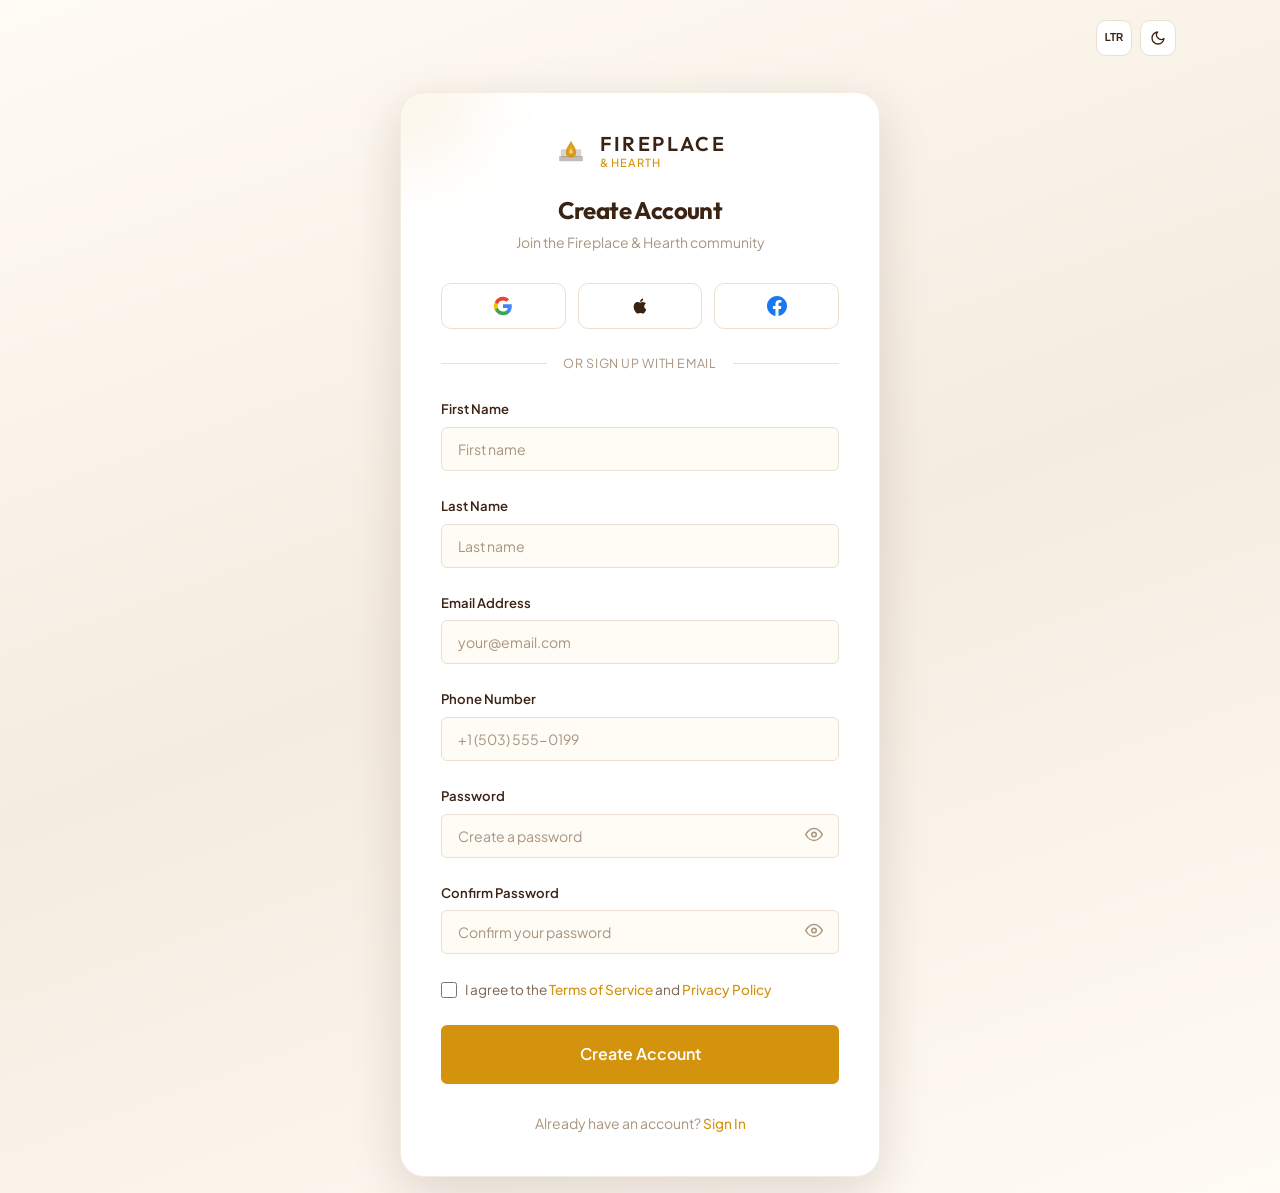
<file: signup.html>
<!DOCTYPE html>
<html lang="en" id="root-html">
<head>
    <meta charset="UTF-8">
    <meta name="viewport" content="width=device-width, initial-scale=1.0">
    <meta name="description" content="Create your Fireplace & Hearth account to request consultations, track orders, and schedule fireplace services.">
    <title>Sign Up | Fireplace & Hearth — Premium Hearth & Fireplace Store</title>
    <link rel="icon" type="image/svg+xml" href="favicon.svg">
    <link rel="stylesheet" href="style.css">
</head>
<body class="auth-page">

<!-- Top Bar -->
<div class="auth-topbar">
    <div style="display:flex;gap:0.5rem;">
        <button onclick="toggleDir(event)" class="auth-toggle-btn" title="Toggle Direction">
            <span class="dir-label" style="font-size:0.625rem;font-weight:600;">LTR</span>
        </button>
        <button onclick="toggleTheme(event)" class="auth-toggle-btn" title="Toggle Theme" aria-label="Toggle dark mode">
            <span class="theme-icon-wrap"><svg xmlns="http://www.w3.org/2000/svg" width="16" height="16" viewBox="0 0 24 24" fill="none" stroke="currentColor" stroke-width="2" stroke-linecap="round" stroke-linejoin="round"><path d="M21 12.79A9 9 0 1 1 11.21 3 7 7 0 0 0 21 12.79z"/></svg></span>
        </button>
    </div>
</div>

<!-- Card Container -->
<main style="flex:1;display:flex;align-items:center;justify-content:center;padding:1rem var(--container-padding);">
    <div class="auth-card" style="max-width:480px;">
        <!-- Decorative ambient orb -->
        <div style="position:absolute;top:-60px;left:-60px;width:140px;height:140px;background:rgba(212,147,13,0.08);border-radius:50%;filter:blur(30px);pointer-events:none;"></div>

        <!-- Logo -->
        <a href="index.html" class="auth-logo" aria-label="Fireplace & Hearth Home">
            <div class="nav-logo-icon" style="color:var(--clr-text);">
                <svg width="42" height="42" viewBox="0 0 100 100" fill="none" xmlns="http://www.w3.org/2000/svg">
                    <rect x="15" y="65" width="70" height="15" rx="3" fill="currentColor" opacity="0.3"/>
                    <rect x="20" y="45" width="60" height="22" rx="4" fill="currentColor" opacity="0.2"/>
                    <path d="M50 20C46 30 35 40 35 55a15 15 0 0030 0c0-15-11-25-15-35z" fill="var(--clr-primary)" opacity="0.9"/>
                    <path d="M50 32c-2.5 6-8 12-8 20a8 8 0 0016 0c0-8-5.5-14-8-20z" fill="#E8A620" opacity="0.85"/>
                    <path d="M50 42c-1.5 3.5-4.5 7-4.5 11a4.5 4.5 0 009 0c0-4-3-7.5-4.5-11z" fill="#F5D76B"/>
                </svg>
            </div>
            <div class="auth-logo-text">
                <span class="brand-top">FIREPLACE</span>
                <span class="brand-bottom">& Hearth</span>
            </div>
        </a>

        <!-- Header -->
        <div style="text-align:center;margin-bottom:1.75rem;">
            <h1 style="font-size:1.5rem;margin-bottom:0.375rem;font-family:var(--ff-heading);">Create Account</h1>
            <p style="font-size:0.875rem;color:var(--clr-text-muted);">Join the Fireplace & Hearth community</p>
        </div>

        <!-- Social Signup -->
        <div class="social-login-grid">
            <button class="social-btn" title="Sign up with Google" type="button" onclick="alert('Google sign up coming soon!')">
                <svg width="20" height="20" viewBox="0 0 24 24"><path d="M22.56 12.25c0-.78-.07-1.53-.2-2.25H12v4.26h5.92a5.06 5.06 0 01-2.2 3.32v2.77h3.57c2.08-1.92 3.28-4.74 3.28-8.1z" fill="#4285F4"/><path d="M12 23c2.97 0 5.46-.98 7.28-2.66l-3.57-2.77c-.98.66-2.23 1.06-3.71 1.06-2.86 0-5.29-1.93-6.16-4.53H2.18v2.84C3.99 20.53 7.7 23 12 23z" fill="#34A853"/><path d="M5.84 14.09c-.22-.66-.35-1.36-.35-2.09s.13-1.43.35-2.09V7.07H2.18C1.43 8.55 1 10.22 1 12s.43 3.45 1.18 4.93l2.85-2.22.81-.62z" fill="#FBBC05"/><path d="M12 5.38c1.62 0 3.06.56 4.21 1.64l3.15-3.15C17.45 2.09 14.97 1 12 1 7.7 1 3.99 3.47 2.18 7.07l3.66 2.84c.87-2.6 3.3-4.53 6.16-4.53z" fill="#EA4335"/></svg>
            </button>
            <button class="social-btn" title="Sign up with Apple" type="button" onclick="alert('Apple sign up coming soon!')">
                <svg width="20" height="20" viewBox="0 0 24 24" fill="currentColor"><path d="M17.05 20.28c-.98.95-2.05.88-3.08.4-1.09-.5-2.08-.48-3.24 0-1.44.62-2.2.44-3.06-.4C2.79 15.25 3.51 7.59 9.05 7.31c1.35.07 2.29.74 3.08.8 1.18-.24 2.31-.93 3.57-.84 1.51.12 2.65.72 3.4 1.8-3.12 1.87-2.38 5.98.48 7.13-.57 1.5-1.31 2.99-2.54 4.09zM12.03 7.25c-.15-2.23 1.66-4.07 3.74-4.25.29 2.58-2.34 4.5-3.74 4.25z"/></svg>
            </button>
            <button class="social-btn" title="Sign up with Facebook" type="button" onclick="alert('Facebook sign up coming soon!')">
                <svg width="20" height="20" viewBox="0 0 24 24" fill="#1877F2"><path d="M24 12.073c0-6.627-5.373-12-12-12s-12 5.373-12 12c0 5.99 4.388 10.954 10.125 11.854v-8.385H7.078v-3.47h3.047V9.43c0-3.007 1.792-4.669 4.533-4.669 1.312 0 2.686.235 2.686.235v2.953H15.83c-1.491 0-1.956.925-1.956 1.874v2.25h3.328l-.532 3.47h-2.796v8.385C19.612 23.027 24 18.062 24 12.073z"/></svg>
            </button>
        </div>

        <!-- Divider -->
        <div class="divider">or sign up with email</div>

        <!-- Form -->
        <form onsubmit="event.preventDefault(); alert('Account created successfully!'); window.location.href='login.html';" id="signup-form">
            <div class="form-group">
                <label class="form-label" for="signup-fname">First Name</label>
                <input type="text" id="signup-fname" class="form-input" placeholder="First name" required>
            </div>
            <div class="form-group">
                <label class="form-label" for="signup-lname">Last Name</label>
                <input type="text" id="signup-lname" class="form-input" placeholder="Last name" required>
            </div>
            <div class="form-group">
                <label class="form-label" for="signup-email">Email Address</label>
                <input type="email" id="signup-email" class="form-input" placeholder="your@email.com" required>
            </div>
            <div class="form-group">
                <label class="form-label" for="signup-phone">Phone Number</label>
                <input type="tel" id="signup-phone" class="form-input" placeholder="+1 (503) 555-0199" required>
            </div>
            <div class="form-group">
                <label class="form-label" for="signup-password">Password</label>
                <div class="password-wrapper">
                    <input type="password" id="signup-password" class="form-input" placeholder="Create a password" required minlength="8">
                    <button type="button" class="password-toggle" onclick="togglePasswordVisibility('signup-password', this)" aria-label="Toggle password visibility">
                        <span class="pw-icon"><svg xmlns="http://www.w3.org/2000/svg" width="18" height="18" viewBox="0 0 24 24" fill="none" stroke="currentColor" stroke-width="2" stroke-linecap="round" stroke-linejoin="round"><path d="M1 12s4-8 11-8 11 8 11 8-4 8-11 8-11-8-11-8z"/><circle cx="12" cy="12" r="3"/></svg></span>
                    </button>
                </div>
            </div>
            <div class="form-group">
                <label class="form-label" for="signup-confirm">Confirm Password</label>
                <div class="password-wrapper">
                    <input type="password" id="signup-confirm" class="form-input" placeholder="Confirm your password" required minlength="8">
                    <button type="button" class="password-toggle" onclick="togglePasswordVisibility('signup-confirm', this)" aria-label="Toggle password visibility">
                        <span class="pw-icon"><svg xmlns="http://www.w3.org/2000/svg" width="18" height="18" viewBox="0 0 24 24" fill="none" stroke="currentColor" stroke-width="2" stroke-linecap="round" stroke-linejoin="round"><path d="M1 12s4-8 11-8 11 8 11 8-4 8-11 8-11-8-11-8z"/><circle cx="12" cy="12" r="3"/></svg></span>
                    </button>
                </div>
            </div>
            <div class="checkbox-wrapper" style="margin-bottom:1.5rem;">
                <input type="checkbox" id="terms" required>
                <label for="terms">I agree to the <a href="coming-soon.html" class="link-primary">Terms of Service</a> and <a href="coming-soon.html" class="link-primary">Privacy Policy</a></label>
            </div>
            <button type="submit" class="btn btn-primary w-full btn-lg">Create Account</button>
        </form>

        <!-- Footer link -->
        <p style="text-align:center;margin-top:1.75rem;font-size:0.875rem;color:var(--clr-text-muted);">
            Already have an account? <a href="login.html" class="link-primary">Sign In</a>
        </p>
    </div>
</main>

<script src="components.js"></script>
<script>
    document.addEventListener('DOMContentLoaded', function() {
        initAuthPage();
    });
</script>
</body>
</html>
</file>
<file: style.css>
/* ===== FIREPLACE & HEARTH STORE — DESIGN SYSTEM ===== */

/* ─── Google Fonts ──────────────────────────────────── */
@import url('https://fonts.googleapis.com/css2?family=Outfit:wght@400;500;600;700;800&family=Plus+Jakarta+Sans:ital,wght@0,300;0,400;0,500;0,600;0,700;1,400&display=swap');

/* ─── CSS Custom Properties ─────────────────────────── */
:root {
    /* Brand Palette — Warm Golden Sunset */
    --clr-primary: #D4930D;
    --clr-primary-hover: #B8860B;
    --clr-primary-light: rgba(212,147,13,0.12);
    --clr-secondary: #3B2314;
    --clr-secondary-hover: #2A1810;
    --clr-secondary-light: rgba(59,35,20,0.08);

    /* Neutrals */
    --clr-bg: #FFFBF5;
    --clr-surface: #FFFFFF;
    --clr-surface-alt: #FDF3E7;
    --clr-border: #EBE0D0;
    --clr-border-light: #F3ECDF;
    --clr-text: #3B2314;
    --clr-text-secondary: #7A6350;
    --clr-text-muted: #A89580;
    --clr-light: #FFFBF5;
    --clr-overlay: rgba(59,35,20,0.6);

    /* Indicators */
    --clr-success: #2D8A4E;
    --clr-warning: #E6A817;
    --clr-error: #C0392B;
    --clr-info: #2980B9;

    /* Typography — Contemporary Architectural */
    --ff-heading: 'Outfit', -apple-system, BlinkMacSystemFont, 'Segoe UI', Roboto, sans-serif;
    --ff-body: 'Plus Jakarta Sans', -apple-system, BlinkMacSystemFont, 'Segoe UI', Roboto, sans-serif;
    --fw-heading: 700;
    --fw-body: 400;
    --fw-body-medium: 500;

    /* Spacing */
    --space-xs: 0.25rem;
    --space-sm: 0.5rem;
    --space-md: 1rem;
    --space-lg: 1.5rem;
    --space-xl: 2rem;
    --space-2xl: 3rem;
    --space-3xl: 4rem;
    --space-4xl: 6rem;
    --space-section: 5rem;

    /* Border Radius */
    --radius-sm: 6px;
    --radius-md: 10px;
    --radius-lg: 16px;
    --radius-xl: 24px;
    --radius-full: 50%;

    /* Shadows */
    --shadow-sm: 0 1px 3px rgba(59,35,20,0.06);
    --shadow-md: 0 4px 12px rgba(59,35,20,0.08);
    --shadow-lg: 0 8px 30px rgba(59,35,20,0.12);
    --shadow-xl: 0 16px 50px rgba(59,35,20,0.15);

    /* Transitions */
    --transition-fast: 0.2s ease;
    --transition-base: 0.3s ease;
    --transition-slow: 0.5s ease;

    /* Layout */
    --max-width: 1200px;
    --nav-height: 72px;
    --container-padding: clamp(1rem, 5vw, 4rem);
}

/* ─── Dark Mode ─────────────────────────────────────── */
.dark {
    --clr-bg: #1C1510;
    --clr-surface: #261E18;
    --clr-surface-alt: #322720;
    --clr-border: #453828;
    --clr-border-light: #3A2F24;
    --clr-text: #F8F0E5;
    --clr-text-secondary: #C4B5A4;
    --clr-text-muted: #917F6E;
    --clr-light: #F8F0E5;
    --clr-overlay: rgba(0,0,0,0.7);
    --shadow-sm: 0 1px 3px rgba(0,0,0,0.2);
    --shadow-md: 0 4px 12px rgba(0,0,0,0.25);
    --shadow-lg: 0 8px 30px rgba(0,0,0,0.35);
    --shadow-xl: 0 16px 50px rgba(0,0,0,0.4);
}

/* ─── Reset & Base ──────────────────────────────────── */
*, *::before, *::after {
    margin: 0;
    padding: 0;
    box-sizing: border-box;
}

html {
    scroll-behavior: smooth;
    -webkit-text-size-adjust: 100%;
}

body {
    font-family: var(--ff-body);
    font-weight: var(--fw-body);
    color: var(--clr-text);
    background: var(--clr-bg);
    line-height: 1.7;
    -webkit-font-smoothing: antialiased;
    overflow-x: hidden;
}

img {
    max-width: 100%;
    height: auto;
    display: block;
}

a {
    color: inherit;
    text-decoration: none;
    transition: color var(--transition-fast);
}

/* Typography Standards: Headings (font-weight: 600), Paragraphs (font-weight: 400-550) */
h1, h2, h3, h4, h5, h6,
.section-title,
.hero-title,
.collection-card-title,
.feature-strip-title,
.premium-card-title,
.product-card-title,
.service-card-title,
.gallery-item-title,
.pricing-plan-name,
.contact-form-title,
.coming-title,
.error-subtitle,
.footer-col-title,
.footer-newsletter-title {
    font-family: var(--ff-heading);
    font-weight: 700;
    line-height: 1.2;
    color: var(--clr-text);
    letter-spacing: -0.02em;
}

h1 { font-size: clamp(2.1rem, 5vw, 3.25rem); letter-spacing: -0.025em; }
h2 { font-size: clamp(1.65rem, 4vw, 2.35rem); letter-spacing: -0.02em; }
h3 { font-size: clamp(1.2rem, 3vw, 1.6rem); letter-spacing: -0.015em; }
h4 { font-size: 1.1rem; }

p,
.section-subtitle,
.hero-desc,
.hero-subtitle,
.hero-slide-desc,
.collection-card-desc,
.feature-strip-desc,
.premium-card-desc,
.product-card-desc,
.service-card-desc,
.pricing-desc,
.contact-info-text,
.footer-brand p,
.footer-brand-text,
.footer-newsletter-desc,
.footer-copyright,
.error-desc,
.coming-desc {
    font-weight: 400;
    color: var(--clr-text-secondary);
    line-height: 1.7;
}

.lead,
.text-medium,
.fw-medium {
    font-weight: 500;
}

.container {
    width: 100%;
    max-width: var(--max-width);
    margin: 0 auto;
    padding-left: var(--container-padding);
    padding-right: var(--container-padding);
}

/* ─── Buttons ───────────────────────────────────────── */
.btn {
    display: inline-flex;
    align-items: center;
    justify-content: center;
    gap: 0.5rem;
    font-family: var(--ff-body);
    font-weight: 600;
    font-size: 0.875rem;
    padding: 0.75rem 1.75rem;
    border-radius: var(--radius-sm);
    border: 2px solid transparent;
    cursor: pointer;
    transition: all var(--transition-base);
    text-decoration: none;
    white-space: nowrap;
    line-height: 1.4;
}

.btn-primary {
    background: var(--clr-primary);
    color: #fff;
    border-color: var(--clr-primary);
}
.btn-primary:hover {
    background: var(--clr-primary-hover);
    border-color: var(--clr-primary-hover);
    transform: translateY(-1px);
    box-shadow: var(--shadow-md);
}

.btn-secondary {
    background: transparent;
    color: var(--clr-primary);
    border-color: var(--clr-primary);
}
.btn-secondary:hover {
    background: var(--clr-primary);
    color: #fff;
    transform: translateY(-1px);
    box-shadow: var(--shadow-md);
}

.btn-sm {
    padding: 0.5rem 1.25rem;
    font-size: 0.8rem;
}

.btn-lg {
    padding: 1rem 2.25rem;
    font-size: 1rem;
}

.w-full { width: 100%; }

/* ─── Navbar (Fixed Top) ────────────────────────────── */
.navbar {
    position: fixed;
    top: 0;
    left: 0;
    right: 0;
    width: 100%;
    z-index: 1000;
    background: rgba(255, 251, 245, 0.94);
    backdrop-filter: blur(20px);
    -webkit-backdrop-filter: blur(20px);
    border-bottom: 1px solid var(--clr-border-light);
    transition: background-color 0.3s ease, box-shadow 0.3s ease, border-color 0.3s ease;
}

.dark .navbar {
    background: rgba(28, 21, 16, 0.94);
    border-bottom-color: var(--clr-border);
}

.navbar.scrolled {
    box-shadow: 0 4px 20px rgba(59, 35, 20, 0.08);
}

.dark .navbar.scrolled {
    box-shadow: 0 4px 24px rgba(0, 0, 0, 0.45);
}

.navbar-spacer {
    height: var(--nav-height);
    width: 100%;
}

.nav-inner {
    max-width: var(--max-width);
    margin: 0 auto;
    padding-left: var(--container-padding);
    padding-right: var(--container-padding);
    display: flex;
    align-items: center;
    justify-content: space-between;
    height: var(--nav-height);
}

.nav-logo {
    display: flex;
    align-items: center;
    gap: 0.75rem;
    text-decoration: none;
    flex-shrink: 0;
    transition: opacity var(--transition-fast);
}

.nav-logo:hover {
    opacity: 0.92;
}

.nav-logo-icon {
    display: flex;
    align-items: center;
    justify-content: center;
    color: var(--clr-text);
    flex-shrink: 0;
}

.nav-logo-icon svg {
    width: 34px;
    height: 34px;
    display: block;
    transition: transform var(--transition-fast);
}

.nav-logo:hover .nav-logo-icon svg {
    transform: scale(1.05);
}

.nav-logo-text {
    display: flex;
    flex-direction: column;
    line-height: 1.15;
}

.brand-top {
    font-family: var(--ff-heading);
    font-size: 1.05rem;
    font-weight: 700;
    letter-spacing: 0.12em;
    color: var(--clr-text);
    line-height: 1.1;
}

.brand-bottom {
    font-family: var(--ff-body);
    font-size: 0.72rem;
    font-weight: 600;
    color: var(--clr-primary);
    letter-spacing: 0.06em;
    line-height: 1.1;
    margin-top: 1px;
}

.nav-links {
    display: flex;
    align-items: center;
    gap: 0.25rem;
}

.nav-link {
    padding: 0.5rem 0.75rem;
    font-size: 0.85rem;
    font-weight: 500;
    color: var(--clr-text-secondary);
    border-radius: var(--radius-sm);
    transition: all var(--transition-fast);
    position: relative;
    text-decoration: none;
}

.nav-link:hover,
.nav-link.active {
    color: var(--clr-primary);
    background: var(--clr-primary-light);
}

.nav-actions {
    display: flex;
    align-items: center;
    gap: 0.5rem;
}

.nav-icon-btn {
    width: 2.25rem;
    height: 2.25rem;
    display: inline-flex;
    align-items: center;
    justify-content: center;
    padding: 0;
    margin: 0;
    line-height: 1;
    border-radius: var(--radius-sm);
    background: var(--clr-surface);
    border: 1px solid var(--clr-border);
    color: var(--clr-text-secondary);
    font-size: 0.75rem;
    cursor: pointer;
    transition: var(--transition-fast);
    font-family: var(--ff-body);
    font-weight: 600;
    flex-shrink: 0;
    vertical-align: middle;
}

.nav-icon-btn:hover {
    border-color: var(--clr-primary);
    color: var(--clr-primary);
}

.theme-icon-wrap,
.dir-label {
    display: inline-flex;
    align-items: center;
    justify-content: center;
    width: 100%;
    height: 100%;
    line-height: 1;
    margin: 0;
    padding: 0;
}

.nav-icon-btn svg,
.auth-toggle-btn svg,
.theme-icon-wrap svg {
    width: 1rem;
    height: 1rem;
    display: block;
    margin: auto;
    stroke: currentColor;
    stroke-width: 2;
    fill: none;
    vertical-align: middle;
}

/* Mobile Nav */
.mobile-menu-btn {
    display: none;
    width: 2.25rem;
    height: 2.25rem;
    align-items: center;
    justify-content: center;
    border-radius: var(--radius-sm);
    background: var(--clr-surface);
    border: 1px solid var(--clr-border);
    color: var(--clr-text);
    cursor: pointer;
    transition: var(--transition-fast);
}

.mobile-menu-btn:hover {
    border-color: var(--clr-primary);
    color: var(--clr-primary);
}

.mobile-menu-btn svg,
.mobile-menu-icon svg {
    width: 1.125rem;
    height: 1.125rem;
    stroke: currentColor;
    stroke-width: 2;
    fill: none;
}

.mobile-backdrop {
    display: none;
    position: fixed;
    inset: 0;
    top: var(--nav-height);
    background: rgba(0, 0, 0, 0.6);
    backdrop-filter: blur(6px);
    -webkit-backdrop-filter: blur(6px);
    z-index: 990;
}

.mobile-backdrop.open {
    display: block;
}

.mobile-menu {
    display: none;
    position: absolute;
    top: 100%;
    left: 0;
    right: 0;
    background: var(--clr-surface);
    border-bottom: 1px solid var(--clr-border);
    box-shadow: var(--shadow-xl);
    z-index: 995;
    padding: 1.25rem var(--container-padding);
    max-height: calc(100vh - var(--nav-height));
    overflow-y: auto;
}

.mobile-menu.open {
    display: block;
    animation: fadeInDown 0.25s cubic-bezier(0.16, 1, 0.3, 1);
}

.mobile-menu .mob-link {
    display: block;
    padding: 0.75rem 1rem;
    border-radius: var(--radius-sm);
    font-family: var(--ff-body);
    font-weight: 500;
    font-size: 0.875rem;
    color: var(--clr-text);
    transition: var(--transition-fast);
    text-decoration: none;
}

.mobile-menu .mob-link:hover,
.mobile-menu .mob-link.active {
    background: var(--clr-primary-light);
    color: var(--clr-primary);
}

.mobile-menu .mob-actions {
    margin-top: 0.75rem;
    padding-top: 0.75rem;
    border-top: 1px solid var(--clr-border-light);
    display: flex;
    flex-direction: column;
    gap: 0.5rem;
}

.mobile-menu .mob-toggles {
    display: flex;
    align-items: center;
    justify-content: center;
    gap: 0.5rem;
    margin-top: 0.75rem;
}

/* ─── Footer ────────────────────────────────────────── */
.footer {
    background: var(--clr-secondary);
    color: #fff;
    padding: 5rem 0 2.5rem;
    border-top: 1px solid rgba(255, 255, 255, 0.06);
    position: relative;
    overflow: hidden;
}

.footer-grid {
    display: grid;
    grid-template-columns: 1.35fr 1fr 1fr 1.35fr;
    gap: 3rem 2.5rem;
    margin-bottom: 3.5rem;
    align-items: start;
}

.footer-logo {
    display: inline-flex;
    align-items: center;
    gap: 0.75rem;
    text-decoration: none;
    margin-bottom: 1.25rem;
}

.footer-logo .nav-logo-icon {
    color: rgba(255, 255, 255, 0.75);
}

.footer-logo .brand-top {
    color: #FFFFFF !important;
    font-weight: 600;
    font-family: var(--ff-heading);
}

.footer-brand p,
.footer-brand-text {
    color: rgba(255, 255, 255, 0.65);
    font-size: 0.875rem;
    line-height: 1.7;
    margin: 0 0 1.5rem 0;
    max-width: 380px;
}

.footer-socials,
.footer-social {
    display: flex;
    align-items: center;
    gap: 0.75rem;
}

.footer-social-link {
    width: 2.375rem;
    height: 2.375rem;
    display: inline-flex;
    align-items: center;
    justify-content: center;
    border-radius: 50%;
    background: rgba(255, 255, 255, 0.04);
    border: 1px solid rgba(255, 255, 255, 0.09);
    color: rgba(255, 255, 255, 0.65);
    transition: var(--transition-fast);
    text-decoration: none;
}

.footer-social-link:hover {
    border-color: var(--clr-primary);
    color: #FFFFFF;
    background: rgba(212, 147, 13, 0.15);
    transform: translateY(-2px);
    box-shadow: 0 4px 14px rgba(212, 147, 13, 0.25);
}

.footer-social-link svg {
    width: 1.05rem;
    height: 1.05rem;
    display: block;
}

.footer-social-link svg:not([fill="currentColor"]) {
    stroke: currentColor;
    stroke-width: 2;
    fill: none;
}

.footer-social-link svg[fill="currentColor"],
.coming-social-link svg[fill="currentColor"] {
    fill: currentColor !important;
    stroke: none !important;
}

.footer-col-title {
    font-family: var(--ff-heading);
    font-weight: 600;
    font-size: 0.8125rem;
    text-transform: uppercase;
    letter-spacing: 0.08em;
    color: #FFFFFF;
    margin-bottom: 1.35rem;
}

.footer-links {
    list-style: none;
    padding: 0;
    margin: 0;
    display: flex;
    flex-direction: column;
    gap: 0.75rem;
}

.footer-links li {
    margin-bottom: 0;
}

.footer-links a {
    color: rgba(255, 255, 255, 0.55);
    font-size: 0.875rem;
    text-decoration: none;
    transition: var(--transition-fast);
    display: inline-block;
}

.footer-links a:hover {
    color: #FFFFFF;
    transform: translateX(4px);
}

/* Newsletter Card */
.footer-newsletter-card {
    background: rgba(255, 255, 255, 0.04);
    border: 1px solid rgba(255, 255, 255, 0.08);
    border-radius: 16px;
    padding: 1.5rem;
    box-shadow: 0 8px 24px rgba(0, 0, 0, 0.25);
}

.footer-newsletter-title {
    font-family: var(--ff-heading);
    color: #FFFFFF;
    font-size: 0.95rem;
    font-weight: 600;
    margin-bottom: 0.35rem;
}

.footer-newsletter-desc {
    color: rgba(255, 255, 255, 0.55);
    font-size: 0.8125rem;
    line-height: 1.55;
    margin-bottom: 1.15rem;
}

.footer-newsletter-form {
    display: flex;
    flex-direction: column;
    gap: 0.75rem;
}

.footer-newsletter-input {
    width: 100%;
    padding: 0.75rem 1rem;
    background: rgba(255, 255, 255, 0.07);
    border: 1px solid rgba(255, 255, 255, 0.1);
    border-radius: 10px;
    color: #FFFFFF;
    font-family: var(--ff-body);
    font-size: 0.85rem;
    outline: none;
    transition: var(--transition-fast);
    box-sizing: border-box;
}

.footer-newsletter-input:focus {
    border-color: var(--clr-primary);
    background: rgba(255, 255, 255, 0.1);
    box-shadow: 0 0 0 3px rgba(212, 147, 13, 0.2);
}

.footer-newsletter-input::placeholder {
    color: rgba(255, 255, 255, 0.35);
}

.footer-newsletter-btn {
    width: 100%;
    padding: 0.75rem 1rem;
    background: var(--clr-primary);
    color: #FFFFFF;
    border: none;
    border-radius: 10px;
    font-family: var(--ff-body);
    font-weight: 600;
    font-size: 0.875rem;
    cursor: pointer;
    transition: var(--transition-fast);
    display: flex;
    align-items: center;
    justify-content: center;
}

.footer-newsletter-btn:hover {
    background: var(--clr-primary-hover);
    transform: translateY(-1px);
    box-shadow: 0 4px 14px rgba(212, 147, 13, 0.35);
}

/* Footer Bottom Bar */
.footer-bottom {
    border-top: 1px solid rgba(255, 255, 255, 0.07);
    padding: 1.75rem 0;
    margin-top: 3rem;
    display: flex;
    align-items: center;
    justify-content: space-between;
    flex-wrap: wrap;
    gap: 1rem;
}

.footer-copyright {
    color: rgba(255, 255, 255, 0.4);
    font-size: 0.8125rem;
    margin: 0;
}

.footer-bottom-links {
    display: flex;
    align-items: center;
    gap: 1.5rem;
}

.footer-bottom-links a {
    color: rgba(255, 255, 255, 0.4);
    font-size: 0.8125rem;
    text-decoration: none;
    transition: var(--transition-fast);
}

.footer-bottom-links a:hover {
    color: #FFFFFF;
}

/* RTL Adjustments */
[dir="rtl"] .footer-links a:hover {
    transform: translateX(-4px);
}
[dir="rtl"] .footer-grid {
    text-align: right;
}
[dir="rtl"] .footer-socials,
[dir="rtl"] .footer-social {
    justify-content: flex-start;
}
[dir="rtl"] .footer-bottom {
    align-items: flex-start;
}

/* ─── Scroll To Top ─────────────────────────────────── */
.scroll-top-btn {
    position: fixed;
    bottom: 2rem;
    right: 2rem;
    width: 44px;
    height: 44px;
    display: flex;
    align-items: center;
    justify-content: center;
    background: var(--clr-primary);
    color: #fff;
    border: none;
    border-radius: var(--radius-full);
    cursor: pointer;
    opacity: 0;
    visibility: hidden;
    transform: translateY(10px);
    transition: all var(--transition-base);
    z-index: 900;
    box-shadow: var(--shadow-md);
}
[dir="rtl"] .scroll-top-btn {
    right: auto;
    left: 2rem;
}
.scroll-top-btn.visible {
    opacity: 1;
    visibility: visible;
    transform: translateY(0);
}
.scroll-top-btn:hover {
    background: var(--clr-primary-hover);
    transform: translateY(-2px);
}

/* ─── Scroll Reveal ─────────────────────────────────── */
.scroll-reveal {
    opacity: 0;
    transform: translateY(30px);
    transition: opacity 0.7s ease, transform 0.7s ease;
}
.scroll-reveal.visible {
    opacity: 1;
    transform: translateY(0);
}

/* ─── Section Title ─────────────────────────────────── */
.section-label {
    display: inline-flex;
    align-items: center;
    gap: 0.5rem;
    font-family: var(--ff-body);
    font-size: 0.72rem;
    font-weight: 600;
    letter-spacing: 0.18em;
    text-transform: uppercase;
    color: var(--clr-primary);
    margin-bottom: var(--space-md);
}

.section-label::before {
    content: '';
    width: 28px;
    height: 2px;
    background: var(--clr-primary);
    border-radius: 2px;
}

.section-title {
    margin-bottom: var(--space-md);
}

.section-subtitle {
    font-size: 1.05rem;
    color: var(--clr-text-secondary);
    max-width: 600px;
    font-weight: var(--fw-body);
}

.text-center { text-align: center; }
.text-center .section-subtitle { 
    margin-left: auto;
    margin-right: auto;
    text-align: center;
    text-wrap: balance;
}
.text-center .section-label,
.section-label[style*="justify-content:center"],
.section-label[style*="justify-content: center"] { justify-content: center; }
.text-center .section-label::before,
.section-label[style*="justify-content:center"]::before,
.section-label[style*="justify-content: center"]::before { display: none; }
.text-center .section-label::after {
    content: '';
    width: 28px;
    height: 2px;
    background: var(--clr-primary);
    border-radius: 2px;
}

[dir="rtl"] .text-center,
[dir="rtl"] .text-center .section-subtitle,
[dir="rtl"] .text-center .section-title,
[dir="rtl"] .idx-luxury-header,
[dir="rtl"] .idx-luxury-header .section-subtitle,
[dir="rtl"] .idx-luxury-header .section-title {
    text-align: center !important;
    margin-left: auto !important;
    margin-right: auto !important;
}

/* ═══════════════════════════════════════════════════════
   HOME 1 — CLASSIC LAYOUT
   ═══════════════════════════════════════════════════════ */

/* ─── Hero Section (Split layout) ───────────────────── */
.hero-split {
    padding: var(--space-4xl) 0;
    background: var(--clr-bg);
    overflow: hidden;
}

/* ─── Hero Split Slider (Theme Atmosphere & Animated Hearth Ambient) ─── */
.hero-slider-section {
    position: relative;
    padding-bottom: var(--space-3xl);
    overflow: hidden;
    background:
        radial-gradient(ellipse 75% 60% at 80% 80%, rgba(245, 166, 35, 0.2) 0%, rgba(255, 107, 53, 0.1) 45%, transparent 75%),
        radial-gradient(ellipse 60% 50% at 15% 20%, rgba(254, 215, 102, 0.15) 0%, rgba(212, 147, 13, 0.06) 50%, transparent 70%),
        linear-gradient(180deg, var(--clr-bg) 0%, rgba(253, 243, 231, 0.8) 45%, var(--clr-bg) 100%);
    transition: background 0.4s ease;
}

.dark .hero-slider-section {
    background:
        radial-gradient(ellipse 80% 70% at 80% 80%, rgba(255, 107, 53, 0.3) 0%, rgba(212, 147, 13, 0.16) 45%, transparent 75%),
        radial-gradient(ellipse 60% 55% at 15% 20%, rgba(245, 166, 35, 0.16) 0%, rgba(139, 37, 0, 0.12) 50%, transparent 70%),
        linear-gradient(180deg, #18110B 0%, #241810 45%, #18110B 100%);
}

.hero-slider-section .container {
    position: relative;
    z-index: 2;
}

/* ─── Theme-Inspired Hearth Background Atmosphere & Animations ─── */
.hearth-ambient-glow {
    position: absolute;
    inset: 0;
    pointer-events: none;
    z-index: 0;
    overflow: hidden;
}

/* Warm radial orbs that simulate natural dancing fireplace glow */
.hearth-glow-orb {
    position: absolute;
    border-radius: 50%;
    filter: blur(80px);
    pointer-events: none;
    will-change: transform, opacity;
}

/* Orb 1: Warm amber hearth glow under the fireplace visual area (bottom-right) */
.hearth-glow-orb-1 {
    width: 720px;
    height: 720px;
    bottom: -130px;
    right: -50px;
    background: radial-gradient(circle, rgba(255, 120, 40, 0.38) 0%, rgba(245, 166, 35, 0.24) 40%, rgba(212, 147, 13, 0.08) 60%, transparent 75%);
    animation: hearthFlamePulse 7s ease-in-out infinite alternate;
}

/* Orb 2: Golden hearth light behind the headline text (top-left) */
.hearth-glow-orb-2 {
    width: 560px;
    height: 560px;
    top: -70px;
    left: -50px;
    background: radial-gradient(circle, rgba(254, 205, 80, 0.32) 0%, rgba(245, 166, 35, 0.16) 45%, transparent 70%);
    animation: hearthAmbientBreathe 9s ease-in-out infinite alternate;
}

/* Orb 3: Central hearth flicker flare */
.hearth-glow-orb-3 {
    width: 520px;
    height: 420px;
    top: 45%;
    left: 45%;
    transform: translate(-50%, -50%);
    background: radial-gradient(ellipse, rgba(255, 100, 30, 0.26) 0%, rgba(245, 166, 35, 0.14) 45%, transparent 70%);
    animation: hearthFlickerShimmer 4.5s ease-in-out infinite;
}

/* Glowing hearthline base light */
.hearth-glow-line {
    position: absolute;
    bottom: 0;
    left: 4%;
    right: 4%;
    height: 3px;
    background: linear-gradient(90deg, transparent 0%, rgba(255, 107, 53, 0.45) 25%, rgba(245, 166, 35, 0.8) 50%, rgba(255, 140, 50, 0.45) 75%, transparent 100%);
    filter: blur(2px);
    box-shadow: 0 0 20px rgba(245, 166, 35, 0.55), 0 -8px 30px rgba(255, 107, 53, 0.35);
    animation: hearthLineBreathe 4s ease-in-out infinite alternate;
}

/* Dark mode adjustments for orbs */
.dark .hearth-glow-orb-1 {
    background: radial-gradient(circle, rgba(255, 107, 53, 0.58) 0%, rgba(230, 70, 20, 0.4) 40%, rgba(212, 147, 13, 0.2) 65%, transparent 80%);
    filter: blur(90px);
}
.dark .hearth-glow-orb-2 {
    background: radial-gradient(circle, rgba(245, 166, 35, 0.45) 0%, rgba(212, 147, 13, 0.24) 45%, transparent 75%);
    filter: blur(90px);
}
.dark .hearth-glow-orb-3 {
    background: radial-gradient(ellipse, rgba(255, 120, 40, 0.48) 0%, rgba(255, 60, 10, 0.28) 50%, transparent 75%);
    filter: blur(85px);
}
.dark .hearth-glow-line {
    background: linear-gradient(90deg, transparent 0%, rgba(255, 107, 53, 0.65) 25%, rgba(245, 166, 35, 0.95) 50%, rgba(255, 140, 50, 0.65) 75%, transparent 100%);
    box-shadow: 0 0 25px rgba(245, 166, 35, 0.75), 0 -12px 40px rgba(255, 107, 53, 0.5);
}

/* Interactive cursor warmth aura */
.hearth-cursor-glow {
    position: absolute;
    width: 440px;
    height: 440px;
    border-radius: 50%;
    transform: translate(-50%, -50%);
    pointer-events: none;
    background: radial-gradient(circle, rgba(255, 140, 40, 0.22) 0%, rgba(245, 166, 35, 0.09) 40%, transparent 70%);
    filter: blur(35px);
    z-index: 1;
    opacity: 0;
    transition: opacity 0.35s ease;
    will-change: transform, left, top;
}
.dark .hearth-cursor-glow {
    background: radial-gradient(circle, rgba(255, 120, 40, 0.35) 0%, rgba(212, 147, 13, 0.15) 45%, transparent 70%);
}

/* Canvas for floating rising ember sparks — Layered above for 3D fireside atmosphere */
.hearth-embers-canvas {
    position: absolute;
    inset: 0;
    width: 100%;
    height: 100%;
    pointer-events: none;
    z-index: 3;
}

/* Warm subtle rim glow on hero images */
.hero-img-wrapper {
    position: relative;
    border-radius: var(--radius-lg);
    overflow: hidden;
}

.hero-img-wrapper::after {
    content: '';
    position: absolute;
    inset: 0;
    border-radius: var(--radius-lg);
    box-shadow: inset 0 0 28px rgba(245, 166, 35, 0.22);
    pointer-events: none;
    transition: box-shadow 0.4s ease;
}

.hero-img-wrapper:hover::after {
    box-shadow: inset 0 0 45px rgba(255, 107, 53, 0.4);
}

/* Keyframe animations for natural flame breathing & dancing hearth light */
@keyframes hearthFlamePulse {
    0% {
        transform: translate(0, 0) scale(1);
        opacity: 0.6;
    }
    30% {
        transform: translate(-20px, -15px) scale(1.08);
        opacity: 0.8;
    }
    65% {
        transform: translate(15px, -8px) scale(0.96);
        opacity: 0.55;
    }
    100% {
        transform: translate(-10px, 10px) scale(1.04);
        opacity: 0.75;
    }
}

@keyframes hearthAmbientBreathe {
    0% {
        transform: translate(0, 0) scale(0.95);
        opacity: 0.45;
    }
    50% {
        transform: translate(20px, 15px) scale(1.08);
        opacity: 0.68;
    }
    100% {
        transform: translate(-12px, 8px) scale(1);
        opacity: 0.52;
    }
}

@keyframes hearthFlickerShimmer {
    0%, 100% {
        opacity: 0.32;
        transform: translate(-50%, -50%) scale(1);
    }
    20% {
        opacity: 0.58;
        transform: translate(-51%, -49%) scale(1.06);
    }
    45% {
        opacity: 0.36;
        transform: translate(-49%, -52%) scale(0.98);
    }
    70% {
        opacity: 0.62;
        transform: translate(-50%, -48%) scale(1.07);
    }
    85% {
        opacity: 0.42;
        transform: translate(-52%, -50%) scale(0.99);
    }
}

@keyframes hearthLineBreathe {
    0% {
        opacity: 0.55;
        transform: scaleX(0.96);
    }
    100% {
        opacity: 0.95;
        transform: scaleX(1.02);
    }
}

@keyframes hearthSparkPulse {
    0%, 100% {
        transform: scale(1);
        box-shadow: 0 0 6px #FF6B35, 0 0 10px #F5A623;
    }
    50% {
        transform: scale(1.35);
        box-shadow: 0 0 12px #FF6B35, 0 0 22px #FF9F1C, 0 0 28px rgba(255, 107, 53, 0.65);
    }
}

@media (prefers-reduced-motion: reduce) {
    .hearth-glow-orb-1,
    .hearth-glow-orb-2,
    .hearth-glow-orb-3,
    .hearth-glow-line {
        animation: none !important;
    }
}

.hero-slider-container {
    position: relative;
    width: 100%;
    min-height: 520px;
}

.hero-slide {
    position: absolute;
    top: 0;
    left: 0;
    width: 100%;
    opacity: 0;
    visibility: hidden;
    transform: translateX(30px);
    transition: opacity 0.8s cubic-bezier(0.2, 0.9, 0.3, 1), transform 0.8s cubic-bezier(0.2, 0.9, 0.3, 1);
    pointer-events: none;
    z-index: 1;
}

.hero-slide.active {
    position: relative;
    opacity: 1;
    visibility: visible;
    transform: translateX(0);
    pointer-events: auto;
    z-index: 2;
}

[dir="rtl"] .hero-slide {
    transform: translateX(-30px);
}
[dir="rtl"] .hero-slide.active {
    transform: translateX(0);
}

.hero-slider-nav {
    display: flex;
    align-items: center;
    justify-content: center;
    gap: 1.25rem;
    margin-top: 2.25rem;
    position: relative;
    z-index: 10;
}

.hero-slider-arrow {
    width: 44px;
    height: 44px;
    border-radius: 50%;
    background: var(--clr-surface);
    border: 1px solid var(--clr-border);
    color: var(--clr-text);
    display: flex;
    align-items: center;
    justify-content: center;
    cursor: pointer;
    transition: all var(--transition-base);
    box-shadow: 0 4px 12px rgba(0, 0, 0, 0.15);
}

.hero-slider-arrow:hover {
    background: var(--clr-primary);
    color: #fff;
    border-color: var(--clr-primary);
    transform: scale(1.08);
    box-shadow: 0 6px 20px rgba(212, 147, 13, 0.45);
}

.hero-slider-dots {
    display: flex;
    gap: 0.65rem;
    align-items: center;
}

.hero-dot {
    width: 12px;
    height: 12px;
    border-radius: 6px;
    background: rgba(255, 255, 255, 0.25);
    border: none;
    cursor: pointer;
    padding: 0;
    transition: width 0.4s ease, background 0.4s ease, box-shadow 0.4s ease;
}

.hero-dot:hover {
    background: rgba(255, 255, 255, 0.5);
}

.hero-dot.active {
    width: 34px;
    background: var(--clr-primary);
    box-shadow: 0 0 12px rgba(212, 147, 13, 0.6);
}

.hero-split-inner {
    display: grid;
    grid-template-columns: 1fr 1fr;
    gap: var(--space-3xl);
    align-items: center;
}

.hero-content {
    max-width: 540px;
}

.hero-content .section-label { 
    display: inline-flex;
    align-items: center;
    gap: 0.55rem;
    margin-bottom: var(--space-lg); 
}

.hero-content .section-label::before {
    content: '';
    display: inline-block;
    width: 8px;
    height: 8px;
    border-radius: 50%;
    background: #FF6B35;
    box-shadow: 0 0 8px #FF6B35, 0 0 14px #F5A623;
    animation: hearthSparkPulse 2s ease-in-out infinite;
}

.hero-content h1 {
    margin-bottom: var(--space-lg);
    font-size: clamp(2.2rem, 5vw, 3.4rem);
}

.hero-content h1 span { 
    background: linear-gradient(135deg, #D4930D 0%, #FF6B35 50%, #F5A623 100%);
    -webkit-background-clip: text;
    -webkit-text-fill-color: transparent;
    background-size: 200% auto;
    animation: flameTextShimmer 6s ease-in-out infinite alternate;
}

@keyframes flameTextShimmer {
    0% { background-position: 0% 50%; }
    100% { background-position: 100% 50%; }
}

.hero-content p {
    font-size: 1.05rem;
    margin-bottom: var(--space-2xl);
    line-height: 1.8;
}

.hero-btns {
    display: flex;
    gap: var(--space-md);
    flex-wrap: wrap;
}

.hero-stats {
    display: flex;
    gap: var(--space-2xl);
    margin-top: var(--space-2xl);
    padding-top: var(--space-xl);
    border-top: 1px solid var(--clr-border);
}

.hero-stat-num {
    font-family: var(--ff-heading);
    font-size: 1.8rem;
    font-weight: 600;
    color: var(--clr-primary);
}

.hero-stat-label {
    font-size: 0.78rem;
    color: var(--clr-text-muted);
    margin-top: 0.15rem;
}

.hero-visual {
    position: relative;
}

.hero-img-grid {
    display: grid;
    grid-template-columns: 1fr 1fr;
    gap: 1.15rem;
    align-items: stretch;
}

.hero-img-wrapper {
    position: relative;
    border-radius: var(--radius-lg);
}

.hero-img-item {
    width: 100%;
    height: 500px;
    object-fit: cover;
    border-radius: var(--radius-lg);
    box-shadow: var(--shadow-xl);
    display: block;
    transition: transform var(--transition-base), box-shadow var(--transition-base);
}

.hero-img-item:hover {
    transform: translateY(-4px);
    box-shadow: 0 20px 42px rgba(0, 0, 0, 0.35);
}

.hero-img-main {
    width: 100%;
}

.hero-badge {
    position: absolute;
    bottom: -16px;
    left: -16px;
    background: var(--clr-surface);
    border-radius: var(--radius-md);
    padding: var(--space-md) var(--space-lg);
    box-shadow: var(--shadow-lg);
    display: flex;
    align-items: center;
    gap: 0.75rem;
}
[dir="rtl"] .hero-badge {
    left: auto;
    right: -16px;
}

.hero-badge-icon {
    width: 42px;
    height: 42px;
    display: flex;
    align-items: center;
    justify-content: center;
    background: var(--clr-primary-light);
    color: var(--clr-primary);
    border-radius: var(--radius-sm);
}

.hero-badge-text {
    font-size: 0.78rem;
    font-weight: 600;
    color: var(--clr-text);
}

.hero-badge-sub {
    font-size: 0.7rem;
    color: var(--clr-text-muted);
    font-weight: 400;
}

/* ─── Features Strip ────────────────────────────────── */
.features-strip {
    padding: var(--space-3xl) 0;
    background: var(--clr-surface);
    border-top: 1px solid var(--clr-border-light);
    border-bottom: 1px solid var(--clr-border-light);
}

.features-strip-grid {
    display: grid;
    grid-template-columns: repeat(4, 1fr);
    gap: var(--space-xl);
}

.feature-strip-item {
    text-align: center;
    padding: var(--space-lg);
}

.feature-strip-icon {
    width: 52px;
    height: 52px;
    margin: 0 auto var(--space-md);
    display: flex;
    align-items: center;
    justify-content: center;
    background: var(--clr-primary-light);
    color: var(--clr-primary);
    border-radius: var(--radius-md);
}

.feature-strip-title {
    font-family: var(--ff-heading);
    font-size: 0.95rem;
    margin-bottom: 0.4rem;
}

.feature-strip-desc {
    font-size: 0.8rem;
    color: var(--clr-text-muted);
    line-height: 1.6;
}

/* ─── Collections Section ───────────────────────────── */
.collections-section {
    padding: var(--space-section) 0;
}

.collections-grid {
    display: grid;
    grid-template-columns: repeat(3, 1fr);
    gap: var(--space-xl);
    margin-top: var(--space-2xl);
}

.collection-card {
    border-radius: var(--radius-lg);
    overflow: hidden;
    background: var(--clr-surface);
    border: 1px solid var(--clr-border-light);
    transition: all var(--transition-base);
    display: flex;
    flex-direction: column;
}
.collection-card:hover {
    transform: translateY(-6px);
    box-shadow: var(--shadow-lg);
    border-color: var(--clr-primary);
}

.collection-card-img {
    width: 100%;
    height: 240px;
    object-fit: cover;
}

.collection-card-body {
    padding: var(--space-xl);
    flex: 1;
    display: flex;
    flex-direction: column;
    text-align: center;
}

.collection-card-title {
    font-family: var(--ff-heading);
    font-size: 1.15rem;
    margin-bottom: 0.5rem;
}

.collection-card-desc {
    font-size: 0.85rem;
    color: var(--clr-text-secondary);
    margin-bottom: var(--space-lg);
    flex: 1;
    line-height: 1.6;
}

/* ─── About Preview ─────────────────────────────────── */
.about-preview {
    padding: var(--space-section) 0;
    background: var(--clr-surface);
}

.about-preview-inner {
    display: grid;
    grid-template-columns: 1fr 1fr;
    gap: var(--space-3xl);
    align-items: center;
}

.about-preview-img {
    width: 100%;
    height: 420px;
    object-fit: cover;
    border-radius: var(--radius-lg);
    box-shadow: var(--shadow-lg);
}

.about-preview-content .section-label { margin-bottom: var(--space-md); }

.about-preview-content h2 { margin-bottom: var(--space-lg); }

.about-preview-content p {
    margin-bottom: var(--space-lg);
    font-size: 0.95rem;
    line-height: 1.8;
}

.about-checklist {
    list-style: none;
    display: grid;
    grid-template-columns: 1fr 1fr;
    gap: var(--space-sm) var(--space-xl);
    margin-bottom: var(--space-2xl);
}

.about-checklist li {
    display: flex;
    align-items: center;
    gap: 0.5rem;
    font-size: 0.88rem;
    color: var(--clr-text-secondary);
}

.about-checklist li svg {
    color: var(--clr-primary);
    flex-shrink: 0;
}

/* ─── Testimonials ──────────────────────────────────── */
.testimonials-section {
    padding: var(--space-section) 0;
}

.testimonials-grid {
    display: grid;
    grid-template-columns: repeat(3, 1fr);
    gap: var(--space-xl);
    margin-top: var(--space-2xl);
}

.testimonial-card {
    background: var(--clr-surface);
    border: 1px solid var(--clr-border-light);
    border-radius: var(--radius-md);
    padding: var(--space-xl);
    transition: all var(--transition-base);
}
.testimonial-card:hover {
    box-shadow: var(--shadow-md);
    border-color: var(--clr-primary);
}

.testimonial-stars {
    display: flex;
    gap: 0.15rem;
    color: var(--clr-primary);
    margin-bottom: var(--space-md);
}

.testimonial-text {
    font-size: 0.92rem;
    color: var(--clr-text-secondary);
    line-height: 1.7;
    margin-bottom: var(--space-lg);
    font-style: italic;
}

.testimonial-author {
    display: flex;
    align-items: center;
    gap: 0.75rem;
}

.testimonial-avatar {
    width: 48px;
    height: 48px;
    border-radius: var(--radius-full);
    background: var(--clr-primary-light);
    display: flex;
    align-items: center;
    justify-content: center;
    font-family: var(--ff-heading);
    font-weight: 600;
    color: var(--clr-primary);
    font-size: 1rem;
    object-fit: cover;
    flex-shrink: 0;
    border: 2px solid rgba(212, 147, 13, 0.45);
    box-shadow: 0 4px 12px rgba(0, 0, 0, 0.25);
    transition: transform var(--transition-fast), border-color var(--transition-fast);
}

.testimonial-card:hover .testimonial-avatar {
    transform: scale(1.05);
    border-color: var(--clr-primary);
}

.testimonial-name {
    font-size: 0.88rem;
    font-weight: 600;
}

.testimonial-role {
    font-size: 0.75rem;
    color: var(--clr-text-muted);
}

/* ─── Stats Counter Section ─────────────────────────── */
.stats-section {
    padding: var(--space-3xl) 0;
    background: var(--clr-secondary);
    color: var(--clr-light);
}

.stats-grid {
    display: grid;
    grid-template-columns: repeat(4, 1fr);
    gap: var(--space-xl);
    text-align: center;
}

.stat-item .counter-num {
    font-family: var(--ff-heading);
    font-size: 2.4rem;
    font-weight: 600;
    color: var(--clr-primary);
}

.stat-item p {
    font-size: 0.85rem;
    color: rgba(245,237,228,0.7);
    margin-top: 0.3rem;
}

/* ─── CTA Banner ────────────────────────────────────── */
.cta-banner {
    padding: var(--space-4xl) 0;
    background: linear-gradient(135deg, var(--clr-primary) 0%, var(--clr-primary-hover) 100%);
    text-align: center;
    color: #fff;
}

.cta-banner h2 {
    color: #fff;
    margin-bottom: var(--space-md);
}

.cta-banner p {
    color: rgba(255,255,255,0.85);
    max-width: 560px;
    margin: 0 auto var(--space-2xl);
    font-size: 1.05rem;
}

.cta-banner .btn-primary {
    background: #fff;
    color: var(--clr-primary);
    border-color: #fff;
}
.cta-banner .btn-primary:hover {
    background: rgba(255,255,255,0.9);
    border-color: rgba(255,255,255,0.9);
}
.cta-banner .btn-secondary {
    border-color: rgba(255,255,255,0.5);
    color: #fff;
}
.cta-banner .btn-secondary:hover {
    background: rgba(255,255,255,0.15);
    border-color: #fff;
}

/* ─── CTA Banner Wrapper (for floating card designs) ── */
.cta-banner-wrapper {
    padding: var(--space-4xl) 0;
    background: transparent;
}

/* ─── CTA 1: Home 1 Floating Ember Hearth Card ─────── */
.cta-banner.cta-home-ember {
    position: relative;
    border-radius: var(--radius-xl);
    padding: 4.5rem 2.5rem;
    background: linear-gradient(135deg, #FDF6EC 0%, #F5E6D2 100%);
    border: 2px solid #C49354;
    box-shadow: 0 20px 50px rgba(59, 35, 20, 0.12), 0 4px 16px rgba(59, 35, 20, 0.06);
    overflow: hidden;
    text-align: center;
}

.cta-home-ember h2 {
    color: #3B2314 !important;
    font-size: clamp(2rem, 4vw, 2.75rem);
    margin-bottom: var(--space-md);
}

.cta-home-ember p {
    color: #6E5643 !important;
    max-width: 650px;
    margin: 0 auto var(--space-2xl);
    font-size: 1.05rem;
    line-height: 1.65;
}

.cta-ember-badge {
    display: inline-flex;
    align-items: center;
    gap: 0.5rem;
    padding: 0.4rem 1.15rem;
    background: rgba(212, 147, 13, 0.12);
    border: 1px solid rgba(212, 147, 13, 0.35);
    border-radius: 999px;
    font-size: 0.75rem;
    font-weight: 700;
    letter-spacing: 0.08em;
    text-transform: uppercase;
    color: #B87604;
    margin-bottom: var(--space-md);
    backdrop-filter: blur(8px);
}

.cta-badge-dot {
    width: 8px;
    height: 8px;
    border-radius: 50%;
    background: #D4930D;
    box-shadow: 0 0 8px rgba(212, 147, 13, 0.7);
    animation: ctaPulse 2s infinite;
}

@keyframes ctaPulse {
    0%, 100% { transform: scale(1); opacity: 1; }
    50% { transform: scale(1.3); opacity: 0.6; }
}

.cta-perks-list {
    display: flex;
    justify-content: center;
    gap: 1.75rem;
    flex-wrap: wrap;
    margin: 0 auto 2.25rem;
    max-width: 800px;
}

.cta-perk-item {
    display: inline-flex;
    align-items: center;
    gap: 0.45rem;
    font-size: 0.92rem;
    color: #3B2314;
    font-weight: 600;
}

.cta-perk-item svg {
    color: var(--clr-primary);
    flex-shrink: 0;
}

.cta-home-ember .btn-primary {
    background: var(--clr-primary) !important;
    color: #FFFFFF !important;
    border-color: var(--clr-primary) !important;
    font-weight: 600;
    box-shadow: 0 4px 16px rgba(212, 147, 13, 0.35);
}
.cta-home-ember .btn-primary:hover {
    background: var(--clr-primary-hover) !important;
    border-color: var(--clr-primary-hover) !important;
    transform: translateY(-2px);
    box-shadow: 0 8px 24px rgba(212, 147, 13, 0.45);
}

.cta-home-ember .btn-secondary {
    background: #FFFFFF !important;
    border: 1.5px solid #C49354 !important;
    color: #3B2314 !important;
    font-weight: 600;
}
.cta-home-ember .btn-secondary:hover {
    background: #FDF3E7 !important;
    border-color: var(--clr-primary) !important;
    color: var(--clr-primary) !important;
    transform: translateY(-2px);
}

/* Dark Mode: Home 1 CTA */
.dark .cta-banner.cta-home-ember {
    background: radial-gradient(circle at 50% 0%, rgba(212, 147, 13, 0.28) 0%, transparent 65%),
                linear-gradient(145deg, #2A180E 0%, #170E08 100%);
    border-color: rgba(212, 147, 13, 0.38);
    box-shadow: 0 24px 60px rgba(24, 14, 8, 0.45), inset 0 1px 0 rgba(255, 255, 255, 0.12);
}
.dark .cta-home-ember h2 {
    color: #FFFFFF !important;
}
.dark .cta-home-ember p {
    color: rgba(255, 255, 255, 0.85) !important;
}
.dark .cta-home-ember .cta-ember-badge {
    background: rgba(212, 147, 13, 0.2);
    border-color: rgba(212, 147, 13, 0.45);
    color: #FCD34D;
}
.dark .cta-home-ember .cta-badge-dot {
    background: #FCD34D;
    box-shadow: 0 0 10px #FCD34D;
}
.dark .cta-home-ember .cta-perk-item {
    color: rgba(255, 255, 255, 0.9);
}
.dark .cta-home-ember .cta-perk-item svg {
    color: #FCD34D;
}
.dark .cta-home-ember .btn-primary {
    background: var(--clr-primary) !important;
    color: #FFFFFF !important;
    border-color: var(--clr-primary) !important;
    box-shadow: 0 4px 18px rgba(212, 147, 13, 0.4);
}
.dark .cta-home-ember .btn-primary:hover {
    background: var(--clr-primary-hover) !important;
    border-color: var(--clr-primary-hover) !important;
}
.dark .cta-home-ember .btn-secondary {
    border-color: rgba(255, 255, 255, 0.35) !important;
    color: #FFFFFF !important;
    background: rgba(255, 255, 255, 0.05) !important;
}
.dark .cta-home-ember .btn-secondary:hover {
    border-color: var(--clr-primary) !important;
    color: #FFFFFF !important;
    background: rgba(212, 147, 13, 0.2) !important;
}

/* ─── CTA 2: Home 2 Modern Architectural Showroom Split ─ */
.cta-banner.cta-home-showroom {
    position: relative;
    border-radius: var(--radius-xl);
    padding: 4rem 3.5rem;
    background: linear-gradient(135deg, #FDF6EC 0%, #F5E6D2 100%);
    border: 2px solid #C49354;
    box-shadow: 0 20px 50px rgba(59, 35, 20, 0.12), 0 4px 16px rgba(59, 35, 20, 0.06);
    overflow: hidden;
    text-align: left;
}

.cta-showroom-grid {
    display: grid;
    grid-template-columns: 1.2fr 0.9fr;
    gap: 3.5rem;
    align-items: center;
}

.cta-showroom-badge {
    display: inline-block;
    padding: 0.35rem 1rem;
    background: rgba(212, 147, 13, 0.12);
    border: 1px solid rgba(212, 147, 13, 0.35);
    border-radius: 999px;
    font-size: 0.75rem;
    font-weight: 700;
    letter-spacing: 0.1em;
    text-transform: uppercase;
    color: #B87604;
    margin-bottom: 0.85rem;
}

.cta-showroom-info h2 {
    color: #3B2314 !important;
    font-size: clamp(1.8rem, 3.5vw, 2.4rem);
    margin-bottom: 0.85rem;
    line-height: 1.2;
}

.cta-showroom-info p {
    color: #6E5643 !important;
    font-size: 1.02rem;
    line-height: 1.65;
    margin-bottom: 2rem;
}

.cta-showroom-info .hero-btns {
    display: flex;
    gap: 1rem;
    justify-content: flex-start;
}

.cta-home-showroom .btn-primary {
    background: var(--clr-primary) !important;
    color: #FFFFFF !important;
    border-color: var(--clr-primary) !important;
    font-weight: 600;
    box-shadow: 0 4px 16px rgba(212, 147, 13, 0.35);
}
.cta-home-showroom .btn-primary:hover {
    background: var(--clr-primary-hover) !important;
    border-color: var(--clr-primary-hover) !important;
    transform: translateY(-2px);
    box-shadow: 0 8px 24px rgba(212, 147, 13, 0.45);
}

.cta-home-showroom .btn-secondary {
    background: #FFFFFF !important;
    border: 1.5px solid #C49354 !important;
    color: #3B2314 !important;
    font-weight: 600;
}
.cta-home-showroom .btn-secondary:hover {
    background: #FDF3E7 !important;
    border-color: var(--clr-primary) !important;
    color: var(--clr-primary) !important;
    transform: translateY(-2px);
}

.cta-showroom-card {
    background: #FFFFFF;
    border: 1.5px solid #D8BE9E;
    border-radius: var(--radius-lg);
    padding: 2rem;
    box-shadow: 0 12px 32px rgba(59, 35, 20, 0.08);
}

.cta-showroom-card-header {
    border-bottom: 1px solid #F0E6D8;
    padding-bottom: 1rem;
    margin-bottom: 1.25rem;
}

.cta-live-pill {
    display: inline-flex;
    align-items: center;
    gap: 0.45rem;
    font-size: 0.72rem;
    font-weight: 600;
    text-transform: uppercase;
    letter-spacing: 0.08em;
    color: #B87604;
    background: rgba(212, 147, 13, 0.12);
    border: 1px solid rgba(212, 147, 13, 0.35);
    padding: 0.25rem 0.75rem;
    border-radius: 999px;
    margin-bottom: 0.5rem;
}

.cta-live-dot {
    width: 6px;
    height: 6px;
    border-radius: 50%;
    background: #D4930D;
    box-shadow: 0 0 8px rgba(212, 147, 13, 0.7);
    animation: ctaPulse 1.8s infinite;
}

.cta-showroom-card-header h4 {
    color: #3B2314;
    font-size: 1.15rem;
    margin-top: 0.35rem;
}

.cta-showroom-details {
    list-style: none;
    display: flex;
    flex-direction: column;
    gap: 0.85rem;
    margin-bottom: 1.25rem;
}

.cta-showroom-details li {
    display: flex;
    align-items: center;
    gap: 0.75rem;
    color: #4A3525;
    font-size: 0.88rem;
    font-weight: 500;
}

.cta-showroom-details li svg {
    color: var(--clr-primary);
    flex-shrink: 0;
}

.cta-showroom-card-footer {
    border-top: 1px solid #F0E6D8;
    padding-top: 0.85rem;
    font-size: 0.78rem;
    color: #7A6350;
    font-weight: 500;
    display: flex;
    align-items: center;
}

.cta-showroom-card-footer i {
    color: var(--clr-primary);
    margin-right: 0.45rem;
    font-size: 0.9rem;
}

.dark .cta-showroom-card-footer i {
    color: #FCD34D;
}

[dir="rtl"] .cta-showroom-card-footer i {
    margin-right: 0;
    margin-left: 0.45rem;
}

/* Dark Mode: Home 2 Showroom CTA */
.dark .cta-banner.cta-home-showroom {
    background: linear-gradient(135deg, #1C1510 0%, #2A1F18 100%);
    border-color: rgba(212, 147, 13, 0.3);
    box-shadow: 0 24px 60px rgba(0, 0, 0, 0.4);
}
.dark .cta-showroom-badge {
    background: rgba(212, 147, 13, 0.18);
    border-color: rgba(212, 147, 13, 0.4);
    color: #FCD34D;
}
.dark .cta-showroom-info h2 {
    color: #FFFFFF !important;
}
.dark .cta-showroom-info p {
    color: rgba(255, 255, 255, 0.82) !important;
}
.dark .cta-home-showroom .btn-secondary {
    border-color: rgba(255, 255, 255, 0.35) !important;
    color: #FFFFFF !important;
    background: rgba(255, 255, 255, 0.05) !important;
}
.dark .cta-home-showroom .btn-secondary:hover {
    border-color: var(--clr-primary) !important;
    color: #FFFFFF !important;
    background: rgba(212, 147, 13, 0.2) !important;
}
.dark .cta-showroom-card {
    background: rgba(255, 255, 255, 0.04);
    border-color: rgba(255, 255, 255, 0.1);
    box-shadow: 0 16px 40px rgba(0, 0, 0, 0.35);
}
.dark .cta-showroom-card-header {
    border-bottom-color: rgba(255, 255, 255, 0.1);
}
.dark .cta-showroom-card-header h4 {
    color: #FFFFFF;
}
.dark .cta-live-pill {
    background: rgba(212, 147, 13, 0.2);
    border-color: rgba(212, 147, 13, 0.45);
    color: #FCD34D;
}
.dark .cta-live-dot {
    background: #FCD34D;
    box-shadow: 0 0 8px rgba(252, 211, 77, 0.85);
}
.dark .cta-showroom-details li {
    color: rgba(255, 255, 255, 0.85);
}
.dark .cta-showroom-details li svg {
    color: #FCD34D;
}
.dark .cta-showroom-card-footer {
    border-top-color: rgba(255, 255, 255, 0.08);
    color: rgba(255, 255, 255, 0.6);
}

[dir="rtl"] .cta-banner.cta-home-showroom {
    text-align: right;
}
[dir="rtl"] .cta-showroom-info .hero-btns {
    justify-content: flex-start;
}

/* ─── CTA 3: Products Page Hearth Concierge Matchmaker ── */
.cta-banner.cta-products-concierge {
    position: relative;
    border-radius: var(--radius-xl);
    padding: 4rem 3.5rem;
    background: linear-gradient(135deg, #FDF6EC 0%, #F5E6D2 100%);
    border: 2px solid #C49354;
    box-shadow: 0 20px 50px rgba(59, 35, 20, 0.12), 0 4px 16px rgba(59, 35, 20, 0.06);
    overflow: hidden;
    text-align: left;
}

.cta-concierge-grid {
    display: grid;
    grid-template-columns: 1.1fr 1fr;
    gap: 3.5rem;
    align-items: center;
}

.cta-concierge-tag {
    display: inline-block;
    padding: 0.35rem 1rem;
    background: rgba(212, 147, 13, 0.12);
    border: 1px solid rgba(212, 147, 13, 0.35);
    border-radius: 999px;
    font-size: 0.75rem;
    font-weight: 700;
    letter-spacing: 0.08em;
    text-transform: uppercase;
    color: #B87604;
    margin-bottom: 0.85rem;
}

.cta-concierge-text h2 {
    color: #3B2314 !important;
    font-size: clamp(1.8rem, 3.5vw, 2.35rem);
    margin-bottom: 0.85rem;
    line-height: 1.25;
}

.cta-concierge-text p {
    color: #6E5643 !important;
    font-size: 1.02rem;
    line-height: 1.65;
    margin-bottom: 2rem;
}

.cta-concierge-text .hero-btns {
    display: flex;
    gap: 1rem;
    justify-content: flex-start;
}

.cta-products-concierge .btn-primary {
    background: var(--clr-primary) !important;
    color: #FFFFFF !important;
    border-color: var(--clr-primary) !important;
    font-weight: 600;
    box-shadow: 0 4px 16px rgba(212, 147, 13, 0.35);
}
.cta-products-concierge .btn-primary:hover {
    background: var(--clr-primary-hover) !important;
    border-color: var(--clr-primary-hover) !important;
    transform: translateY(-2px);
    box-shadow: 0 8px 24px rgba(212, 147, 13, 0.45);
}

.cta-products-concierge .btn-secondary {
    background: #FFFFFF !important;
    border: 1.5px solid #C49354 !important;
    color: #3B2314 !important;
    font-weight: 600;
}
.cta-products-concierge .btn-secondary:hover {
    background: #FDF3E7 !important;
    border-color: var(--clr-primary) !important;
    color: var(--clr-primary) !important;
    transform: translateY(-2px);
}

.cta-concierge-cards {
    display: flex;
    flex-direction: column;
    gap: 1rem;
}

.cta-mini-card {
    display: flex;
    align-items: center;
    gap: 1.25rem;
    padding: 1.15rem 1.35rem;
    background: #FFFFFF;
    border: 1.5px solid #D8BE9E;
    border-radius: var(--radius-md);
    box-shadow: 0 4px 16px rgba(59, 35, 20, 0.06);
    transition: var(--transition-base);
}

.cta-mini-card:hover {
    background: #FFFFFF;
    border-color: var(--clr-primary);
    transform: translateX(4px);
    box-shadow: 0 8px 24px rgba(212, 147, 13, 0.16);
}

[dir="rtl"] .cta-mini-card:hover {
    transform: translateX(-4px);
}

.cta-mini-card-icon {
    width: 2.75rem;
    height: 2.75rem;
    display: flex;
    align-items: center;
    justify-content: center;
    border-radius: var(--radius-sm);
    background: rgba(212, 147, 13, 0.14);
    color: #B87604;
    flex-shrink: 0;
}

.cta-mini-card-content h4 {
    color: #3B2314;
    font-size: 0.98rem;
    font-weight: 600;
    margin-bottom: 0.2rem;
}

.cta-mini-card-content p {
    color: #7A6350 !important;
    font-size: 0.84rem;
    line-height: 1.45;
    margin: 0 !important;
}

/* Dark Mode: Products Concierge CTA */
.dark .cta-banner.cta-products-concierge {
    background: linear-gradient(135deg, #3A2314 0%, #25160C 100%);
    border-color: rgba(212, 147, 13, 0.3);
    box-shadow: 0 24px 60px rgba(0, 0, 0, 0.35);
}
.dark .cta-concierge-tag {
    background: rgba(212, 147, 13, 0.2);
    border-color: rgba(212, 147, 13, 0.45);
    color: #FCD34D;
}
.dark .cta-concierge-text h2 {
    color: #FFFFFF !important;
}
.dark .cta-concierge-text p {
    color: rgba(255, 255, 255, 0.85) !important;
}
.dark .cta-products-concierge .btn-secondary {
    border-color: rgba(255, 255, 255, 0.35) !important;
    color: #FFFFFF !important;
    background: rgba(255, 255, 255, 0.05) !important;
}
.dark .cta-products-concierge .btn-secondary:hover {
    border-color: var(--clr-primary) !important;
    color: #FFFFFF !important;
    background: rgba(212, 147, 13, 0.2) !important;
}
.dark .cta-mini-card {
    background: rgba(255, 255, 255, 0.05);
    border-color: rgba(255, 255, 255, 0.1);
    box-shadow: none;
}
.dark .cta-mini-card:hover {
    background: rgba(255, 255, 255, 0.09);
    border-color: rgba(212, 147, 13, 0.5);
    box-shadow: none;
}
.dark .cta-mini-card-icon {
    background: rgba(212, 147, 13, 0.18);
    color: #FCD34D;
}
.dark .cta-mini-card-content h4 {
    color: #FFFFFF;
}
.dark .cta-mini-card-content p {
    color: rgba(255, 255, 255, 0.72) !important;
}

[dir="rtl"] .cta-banner.cta-products-concierge {
    text-align: right;
}
[dir="rtl"] .cta-concierge-text .hero-btns {
    justify-content: flex-start;
}

/* ─── CTA 4: Services Page Certified Guarantee ────────── */
.cta-banner.cta-services-guarantee {
    position: relative;
    border-radius: var(--radius-xl);
    padding: 4.5rem 3rem;
    background: linear-gradient(135deg, #FDF6EC 0%, #F5E6D2 100%);
    border: 2px solid #C49354;
    box-shadow: 0 20px 50px rgba(59, 35, 20, 0.12), 0 4px 16px rgba(59, 35, 20, 0.06);
    text-align: center;
    overflow: hidden;
}

.cta-guarantee-badge {
    display: inline-block;
    padding: 0.35rem 1.15rem;
    background: rgba(212, 147, 13, 0.12);
    border: 1px solid rgba(212, 147, 13, 0.35);
    border-radius: 999px;
    font-size: 0.75rem;
    font-weight: 700;
    letter-spacing: 0.1em;
    text-transform: uppercase;
    color: #B87604;
    margin-bottom: 0.85rem;
    backdrop-filter: blur(8px);
}

.cta-guarantee-header h2 {
    color: #3B2314 !important;
    font-size: clamp(1.9rem, 4vw, 2.6rem);
    margin-bottom: 0.85rem;
}

.cta-guarantee-header p {
    color: #6E5643 !important;
    font-size: 1.05rem;
    line-height: 1.65;
    max-width: 680px;
    margin: 0 auto;
}

.cta-services-guarantee .btn-primary {
    background: var(--clr-primary) !important;
    color: #FFFFFF !important;
    border-color: var(--clr-primary) !important;
    font-weight: 600;
    box-shadow: 0 4px 16px rgba(212, 147, 13, 0.35);
}
.cta-services-guarantee .btn-primary:hover {
    background: var(--clr-primary-hover) !important;
    border-color: var(--clr-primary-hover) !important;
    transform: translateY(-2px);
    box-shadow: 0 8px 24px rgba(212, 147, 13, 0.45);
}

.cta-services-guarantee .btn-secondary {
    background: #FFFFFF !important;
    border: 1.5px solid #C49354 !important;
    color: #3B2314 !important;
    font-weight: 600;
}
.cta-services-guarantee .btn-secondary:hover {
    background: #FDF3E7 !important;
    border-color: var(--clr-primary) !important;
    color: var(--clr-primary) !important;
    transform: translateY(-2px);
}

.cta-stats-row {
    display: grid;
    grid-template-columns: repeat(3, 1fr);
    gap: 1.5rem;
    max-width: 860px;
    margin: 2.75rem auto 0;
}

.cta-stat-box {
    background: #FFFFFF;
    border: 1.5px solid #D8BE9E;
    border-radius: var(--radius-md);
    padding: 1.35rem 1rem;
    text-align: center;
    box-shadow: 0 4px 16px rgba(59, 35, 20, 0.06);
    transition: var(--transition-base);
}

.cta-stat-box:hover {
    background: #FFFFFF;
    border-color: var(--clr-primary);
    transform: translateY(-2px);
    box-shadow: 0 8px 24px rgba(212, 147, 13, 0.16);
}

.cta-stat-number {
    font-family: var(--ff-heading);
    font-size: 1.85rem;
    font-weight: 700;
    color: var(--clr-primary);
    line-height: 1.1;
    margin-bottom: 0.35rem;
}

.cta-stat-label {
    font-size: 0.8rem;
    color: #6E5643;
    font-weight: 600;
}

/* Dark Mode: Services Guarantee CTA */
.dark .cta-banner.cta-services-guarantee {
    background: linear-gradient(135deg, #1F1711 0%, #2E2117 100%);
    border-color: rgba(212, 147, 13, 0.35);
    box-shadow: 0 24px 60px rgba(0, 0, 0, 0.4);
}
.dark .cta-guarantee-badge {
    background: rgba(212, 147, 13, 0.2);
    border-color: rgba(212, 147, 13, 0.45);
    color: #FCD34D;
}
.dark .cta-guarantee-header h2 {
    color: #FFFFFF !important;
}
.dark .cta-guarantee-header p {
    color: rgba(255, 255, 255, 0.85) !important;
}
.dark .cta-services-guarantee .btn-secondary {
    border-color: rgba(255, 255, 255, 0.35) !important;
    color: #FFFFFF !important;
    background: rgba(255, 255, 255, 0.05) !important;
}
.dark .cta-services-guarantee .btn-secondary:hover {
    border-color: var(--clr-primary) !important;
    color: #FFFFFF !important;
    background: rgba(212, 147, 13, 0.2) !important;
}
.dark .cta-stat-box {
    background: rgba(212, 147, 13, 0.08);
    border-color: rgba(212, 147, 13, 0.22);
    box-shadow: none;
}
.dark .cta-stat-box:hover {
    background: rgba(212, 147, 13, 0.15);
    border-color: rgba(212, 147, 13, 0.45);
    box-shadow: none;
}
.dark .cta-stat-number {
    color: #FCD34D;
}
.dark .cta-stat-label {
    color: rgba(255, 255, 255, 0.75);
}

/* ─── CTA 5: Gallery Page 3D Room Mockup Studio ───────── */
.cta-banner.cta-gallery-mockup {
    position: relative;
    border-radius: var(--radius-xl);
    padding: 4.5rem 3rem;
    background: linear-gradient(135deg, #FDF6EC 0%, #F5E6D2 100%);
    border: 2px solid #C49354;
    box-shadow: 0 20px 50px rgba(59, 35, 20, 0.12), 0 4px 16px rgba(59, 35, 20, 0.06);
    text-align: center;
}

.cta-mockup-badge {
    display: inline-block;
    padding: 0.35rem 1.1rem;
    background: rgba(212, 147, 13, 0.12);
    border: 1px solid rgba(212, 147, 13, 0.35);
    border-radius: 999px;
    font-size: 0.75rem;
    font-weight: 700;
    letter-spacing: 0.08em;
    text-transform: uppercase;
    color: #B87604;
    margin-bottom: 0.85rem;
}

.cta-gallery-mockup h2 {
    color: #3B2314 !important;
    font-size: clamp(1.9rem, 4vw, 2.5rem);
    margin-bottom: 0.85rem;
}

.cta-gallery-mockup p {
    color: #6E5643 !important;
    font-size: 1.05rem;
    line-height: 1.65;
    max-width: 720px;
    margin: 0 auto 2.25rem;
}

.cta-mockup-steps {
    display: flex;
    align-items: center;
    justify-content: center;
    gap: 1.5rem;
    max-width: 680px;
    margin: 0 auto;
}

.cta-step-item {
    display: flex;
    align-items: center;
    gap: 0.65rem;
    font-size: 0.88rem;
    font-weight: 600;
}

.cta-step-num {
    width: 2.15rem;
    height: 2.15rem;
    border-radius: 50%;
    background: var(--clr-primary);
    color: #FFFFFF;
    display: flex;
    align-items: center;
    justify-content: center;
    font-size: 0.85rem;
    font-weight: 700;
    flex-shrink: 0;
    box-shadow: 0 2px 8px rgba(212, 147, 13, 0.35);
}

.cta-gallery-mockup .cta-step-text {
    color: #3B2314;
    font-weight: 600;
}

.cta-gallery-mockup .cta-step-divider {
    flex: 1;
    height: 2px;
    border-top: 2px dashed #C49354;
    min-width: 30px;
}

.cta-gallery-mockup .btn-primary {
    background: var(--clr-primary) !important;
    color: #FFFFFF !important;
    border-color: var(--clr-primary) !important;
    font-weight: 600;
    box-shadow: 0 4px 16px rgba(212, 147, 13, 0.35);
}
.cta-gallery-mockup .btn-primary:hover {
    background: var(--clr-primary-hover) !important;
    border-color: var(--clr-primary-hover) !important;
    transform: translateY(-2px);
    box-shadow: 0 8px 24px rgba(212, 147, 13, 0.45);
}

.cta-gallery-mockup .btn-secondary {
    background: #FFFFFF !important;
    border: 1.5px solid #C49354 !important;
    color: #3B2314 !important;
    font-weight: 600;
}
.cta-gallery-mockup .btn-secondary:hover {
    background: #FDF3E7 !important;
    border-color: var(--clr-primary) !important;
    color: var(--clr-primary) !important;
    transform: translateY(-2px);
}

/* Dark Mode: Gallery Mockup CTA */
.dark .cta-banner.cta-gallery-mockup {
    background: linear-gradient(135deg, #2A1F18 0%, #1F1712 100%);
    border-color: rgba(212, 147, 13, 0.3);
    box-shadow: 0 20px 50px rgba(0, 0, 0, 0.35);
}
.dark .cta-mockup-badge {
    background: rgba(212, 147, 13, 0.2);
    border-color: rgba(212, 147, 13, 0.45);
    color: #FCD34D;
}
.dark .cta-gallery-mockup h2 {
    color: #FFFFFF !important;
}
.dark .cta-gallery-mockup p {
    color: rgba(255, 255, 255, 0.85) !important;
}
.dark .cta-gallery-mockup .cta-step-text {
    color: rgba(255, 255, 255, 0.9);
}
.dark .cta-gallery-mockup .cta-step-divider {
    border-top-color: rgba(255, 255, 255, 0.2);
}
.dark .cta-gallery-mockup .btn-secondary {
    border-color: rgba(255, 255, 255, 0.35) !important;
    color: #FFFFFF !important;
    background: rgba(255, 255, 255, 0.05) !important;
}
.dark .cta-gallery-mockup .btn-secondary:hover {
    border-color: var(--clr-primary) !important;
    color: #FFFFFF !important;
    background: rgba(212, 147, 13, 0.2) !important;
}

/* ─── Responsive for all CTA Variants ───────────────── */
@media (max-width: 992px) {
    .cta-showroom-grid,
    .cta-concierge-grid {
        grid-template-columns: 1fr;
        gap: 2.5rem;
        text-align: center;
    }
    .cta-showroom-info .hero-btns,
    .cta-concierge-text .hero-btns {
        justify-content: center;
    }
    .cta-showroom-card {
        max-width: 480px;
        margin-left: auto;
        margin-right: auto;
        width: 100%;
        text-align: center;
    }
    .cta-showroom-details {
        width: fit-content;
        max-width: 100%;
        margin: 0 auto 1.25rem;
        text-align: left;
    }
    [dir="rtl"] .cta-showroom-details {
        text-align: right;
    }
    .cta-showroom-card-footer {
        justify-content: center;
        text-align: center;
    }
    .cta-banner.cta-home-showroom,
    .cta-banner.cta-products-concierge {
        padding: 3rem 2rem;
        text-align: center;
    }
    .cta-stats-row {
        grid-template-columns: repeat(3, 1fr);
        gap: 1rem;
    }
}

@media (max-width: 600px) {
    .cta-banner-wrapper {
        padding: var(--space-2xl) 0;
    }
    .cta-banner.cta-home-ember,
    .cta-banner.cta-home-showroom,
    .cta-banner.cta-products-concierge,
    .cta-banner.cta-services-guarantee,
    .cta-banner.cta-gallery-mockup,
    .cta-banner.cta-banner-split {
        padding: 2.5rem 1.25rem;
        border-radius: var(--radius-lg);
    }
    .cta-perks-list {
        flex-direction: column;
        align-items: center;
        gap: 0.6rem;
    }
    .cta-mockup-steps {
        flex-direction: column;
        gap: 1rem;
    }
    .cta-step-divider {
        display: none;
    }
    .cta-stats-row {
        grid-template-columns: 1fr;
        gap: 0.75rem;
        max-width: 360px;
        margin: 1.75rem auto 0;
    }
    .cta-stat-number {
        font-size: 1.5rem;
    }

    /* ─── Concierge CTA Banner Mobile Layout & Symmetric Gap ─── */
    .cta-banner.cta-products-concierge {
        padding: 2.25rem 1.25rem;
        box-sizing: border-box;
        width: 100%;
        overflow: hidden;
    }
    .cta-concierge-grid {
        grid-template-columns: 100%;
        width: 100%;
        gap: 2rem;
        box-sizing: border-box;
    }
    .cta-concierge-text {
        width: 100%;
        max-width: 100%;
        box-sizing: border-box;
        text-align: center;
    }
    .cta-concierge-text h2 {
        font-size: clamp(1.4rem, 5vw, 1.85rem);
        line-height: 1.25;
        margin-bottom: 0.75rem;
        word-break: normal;
        overflow-wrap: break-word;
    }
    .cta-concierge-text p {
        font-size: 0.92rem;
        line-height: 1.6;
        margin-bottom: 1.5rem;
        word-break: normal;
        overflow-wrap: break-word;
        max-width: 100%;
    }
    .cta-concierge-text .hero-btns {
        display: flex;
        flex-direction: column;
        align-items: stretch;
        width: 100%;
        gap: 0.75rem;
        margin: 0 auto;
    }
    .cta-concierge-text .hero-btns .btn {
        width: 100%;
        justify-content: center;
        padding: 0.85rem 1.15rem;
        font-size: 0.92rem;
        white-space: normal;
        text-align: center;
        box-sizing: border-box;
    }
    .cta-concierge-cards {
        width: 100%;
        box-sizing: border-box;
        gap: 0.85rem;
    }
    .cta-mini-card {
        width: 100%;
        box-sizing: border-box;
        padding: 0.85rem 1rem;
        gap: 0.85rem;
    }
    .cta-mini-card-icon {
        width: 2.35rem;
        height: 2.35rem;
        flex-shrink: 0;
    }
    .cta-mini-card-icon svg {
        width: 18px;
        height: 18px;
    }
    .cta-mini-card-content {
        flex: 1;
        min-width: 0;
        text-align: left;
    }
    [dir="rtl"] .cta-mini-card-content {
        text-align: right;
    }
    .cta-mini-card-content h4 {
        font-size: 0.92rem;
        line-height: 1.3;
        margin-bottom: 0.2rem;
        word-break: normal;
        overflow-wrap: break-word;
    }
    .cta-mini-card-content p {
        font-size: 0.8rem;
        line-height: 1.4;
        word-break: normal;
        overflow-wrap: break-word;
    }
}

@media (max-width: 380px) {
    .cta-banner.cta-products-concierge {
        padding: 2rem 1rem;
    }
    .cta-mini-card {
        padding: 0.8rem 0.85rem;
        gap: 0.75rem;
    }
    .cta-concierge-text .hero-btns .btn {
        padding: 0.8rem 0.75rem;
        font-size: 0.88rem;
    }
}

/* ─── Split CTA Banner (Architectural Showcase with Image) ──── */
.cta-banner.cta-banner-split {
    position: relative;
    border-radius: var(--radius-xl);
    padding: 4rem 3.5rem;
    background: linear-gradient(135deg, #FDF6EC 0%, #F5E6D2 100%);
    border: 2px solid #C49354;
    box-shadow: 0 20px 50px rgba(59, 35, 20, 0.12), 0 4px 16px rgba(59, 35, 20, 0.06);
    overflow: hidden;
    text-align: left;
}

.cta-split-inner {
    display: grid;
    grid-template-columns: 1.15fr 1fr;
    gap: 3.5rem;
    align-items: stretch;
}

.cta-banner-split.cta-about-split .cta-split-inner {
    grid-template-columns: 1fr 1.15fr;
    align-items: stretch;
}

.cta-split-badge {
    display: inline-flex;
    align-items: center;
    gap: 0.5rem;
    padding: 0.38rem 1.15rem;
    background: rgba(212, 147, 13, 0.12);
    border: 1px solid rgba(212, 147, 13, 0.35);
    border-radius: 999px;
    font-size: 0.75rem;
    font-weight: 700;
    letter-spacing: 0.08em;
    text-transform: uppercase;
    color: #B87604;
    margin-bottom: 0.85rem;
}

.cta-split-content h2 {
    color: #3B2314 !important;
    font-size: clamp(1.85rem, 3.5vw, 2.4rem);
    margin-bottom: 0.85rem;
    line-height: 1.2;
}

.cta-split-content p {
    color: #6E5643 !important;
    font-size: 1.02rem;
    line-height: 1.65;
    margin: 0 0 1.5rem 0;
    max-width: none;
}

.cta-split-perks {
    display: flex;
    flex-direction: column;
    gap: 0.75rem;
    margin-bottom: 2rem;
}

.cta-split-perk {
    display: flex;
    align-items: center;
    gap: 0.65rem;
    font-size: 0.92rem;
    color: #3B2314;
}

.cta-split-perk strong {
    color: #2A1810;
    font-weight: 700;
}

.cta-split-perk svg {
    color: var(--clr-primary);
    flex-shrink: 0;
}

.cta-split-content .hero-btns {
    display: flex;
    gap: 1rem;
    justify-content: flex-start;
    flex-wrap: wrap;
}

.cta-banner-split .btn-primary {
    background: var(--clr-primary) !important;
    color: #FFFFFF !important;
    border-color: var(--clr-primary) !important;
    font-weight: 600;
    box-shadow: 0 4px 16px rgba(212, 147, 13, 0.35);
}
.cta-banner-split .btn-primary:hover {
    background: var(--clr-primary-hover) !important;
    border-color: var(--clr-primary-hover) !important;
    transform: translateY(-2px);
    box-shadow: 0 8px 24px rgba(212, 147, 13, 0.45);
}

.cta-banner-split .btn-secondary {
    background: #FFFFFF !important;
    border: 1.5px solid #C49354 !important;
    color: #3B2314 !important;
    font-weight: 600;
    display: inline-flex;
    align-items: center;
    gap: 0.5rem;
}
.cta-banner-split .btn-secondary:hover {
    background: #FDF3E7 !important;
    border-color: var(--clr-primary) !important;
    color: var(--clr-primary) !important;
    transform: translateY(-2px);
}

/* ─── Media Showcase Frame with Floating Badges ─── */
.cta-split-media {
    position: relative;
    width: 100%;
    height: 100%;
    display: flex;
}

.cta-split-card {
    position: relative;
    width: 100%;
    height: 100%;
    min-height: 480px;
    border-radius: var(--radius-lg);
    overflow: hidden;
    box-shadow: 0 20px 45px rgba(59, 35, 20, 0.16);
    border: 2px solid #D8BE9E;
    transition: transform var(--transition-base), box-shadow var(--transition-base);
    display: flex;
    flex-direction: column;
}

.cta-split-card:hover {
    transform: translateY(-4px);
    box-shadow: 0 26px 55px rgba(59, 35, 20, 0.22);
    border-color: var(--clr-primary);
}

.cta-split-img {
    width: 100%;
    height: 100%;
    min-height: 480px;
    object-fit: cover;
    display: block;
    flex-grow: 1;
    transition: transform 0.6s ease;
}

.cta-split-card:hover .cta-split-img {
    transform: scale(1.04);
}

.cta-split-tag-top {
    position: absolute;
    top: 1rem;
    left: 1rem;
    display: inline-flex;
    align-items: center;
    gap: 0.45rem;
    padding: 0.35rem 0.85rem;
    background: rgba(255, 255, 255, 0.92);
    backdrop-filter: blur(10px);
    -webkit-backdrop-filter: blur(10px);
    border-radius: 999px;
    font-size: 0.72rem;
    font-weight: 700;
    letter-spacing: 0.08em;
    text-transform: uppercase;
    color: #3B2314;
    border: 1px solid rgba(212, 147, 13, 0.45);
    box-shadow: 0 4px 14px rgba(0, 0, 0, 0.12);
}

.cta-split-caption {
    position: absolute;
    bottom: 1rem;
    left: 1rem;
    right: 1rem;
    padding: 0.85rem 1.15rem;
    background: rgba(255, 255, 255, 0.94);
    backdrop-filter: blur(12px);
    -webkit-backdrop-filter: blur(12px);
    border-radius: var(--radius-md);
    border: 1px solid rgba(212, 147, 13, 0.35);
    box-shadow: 0 10px 24px rgba(0, 0, 0, 0.12);
}

.cta-caption-title {
    font-weight: 700;
    font-size: 0.92rem;
    color: #3B2314;
    line-height: 1.25;
}

.cta-caption-sub {
    font-size: 0.78rem;
    color: #7A6350;
    margin-top: 0.2rem;
}

/* ─── Dark Mode: Pricing Showcase CTA ─── */
.dark .cta-banner.cta-banner-split {
    background: radial-gradient(circle at 85% 40%, rgba(212, 147, 13, 0.12) 0%, transparent 60%),
                linear-gradient(135deg, #241810 0%, #170E08 100%);
    border: 1px solid rgba(212, 147, 13, 0.35);
    box-shadow: 0 24px 60px rgba(0, 0, 0, 0.5);
}
.dark .cta-split-badge {
    background: rgba(212, 147, 13, 0.2);
    border-color: rgba(212, 147, 13, 0.45);
    color: #FCD34D;
}
.dark .cta-split-content h2 {
    color: #FFFFFF !important;
}
.dark .cta-split-content p {
    color: rgba(255, 255, 255, 0.85) !important;
}
.dark .cta-split-perk {
    color: rgba(255, 255, 255, 0.88);
}
.dark .cta-split-perk strong {
    color: #FFFFFF;
}
.dark .cta-split-perk svg {
    color: #FCD34D;
}
.dark .cta-banner-split .btn-secondary {
    border-color: rgba(255, 255, 255, 0.35) !important;
    color: #FFFFFF !important;
    background: rgba(255, 255, 255, 0.05) !important;
}
.dark .cta-banner-split .btn-secondary:hover {
    border-color: var(--clr-primary) !important;
    color: #FFFFFF !important;
    background: rgba(212, 147, 13, 0.2) !important;
}
.dark .cta-split-card {
    border-color: rgba(212, 147, 13, 0.3);
    box-shadow: 0 20px 50px rgba(0, 0, 0, 0.6);
}
.dark .cta-split-tag-top {
    background: rgba(28, 21, 16, 0.88);
    color: #FCD34D;
    border-color: rgba(212, 147, 13, 0.45);
}
.dark .cta-split-caption {
    background: rgba(28, 21, 16, 0.92);
    border-color: rgba(212, 147, 13, 0.35);
}
.dark .cta-caption-title {
    color: #FFFFFF;
}
.dark .cta-caption-sub {
    color: rgba(255, 255, 255, 0.7);
}
.dark .cta-badge-dot {
    background: #FCD34D;
    box-shadow: 0 0 10px #FCD34D;
}

[dir="rtl"] .cta-banner.cta-banner-split {
    text-align: right;
}
[dir="rtl"] .cta-split-content .hero-btns {
    justify-content: flex-start;
}
[dir="rtl"] .cta-split-tag-top {
    left: auto;
    right: 1rem;
}

@media (max-width: 992px) {
    .cta-split-inner {
        grid-template-columns: 1fr;
        gap: 2.5rem;
        text-align: center;
    }
    .cta-banner.cta-banner-split {
        padding: 3rem 2rem;
        text-align: center;
    }
    .cta-split-perks {
        align-items: center;
    }
    .cta-split-content .hero-btns {
        justify-content: center;
    }
    .cta-split-media {
        max-width: 520px;
        margin: 0 auto;
        height: auto;
    }
    .cta-split-card {
        min-height: auto;
    }
    .cta-split-img {
        height: 380px;
        min-height: auto;
    }
}

/* Tablet 2-Column Split (769px - 992px) */
@media (max-width: 992px) and (min-width: 769px) {
    .cta-banner-split.cta-about-split .cta-split-inner {
        grid-template-columns: 1fr 1.15fr;
        gap: 2rem;
        align-items: stretch;
        text-align: left;
    }
    .cta-banner-split.cta-about-split {
        text-align: left;
    }
    .cta-banner-split.cta-about-split .cta-split-perks {
        align-items: flex-start;
    }
    .cta-banner-split.cta-about-split .cta-split-content .hero-btns {
        justify-content: flex-start;
    }
    .cta-banner-split.cta-about-split .cta-split-media {
        max-width: 100%;
        margin: 0;
        height: 100%;
        min-height: 480px;
    }
    .cta-banner-split.cta-about-split .cta-split-card {
        height: 100%;
        min-height: 480px;
    }
    .cta-banner-split.cta-about-split .cta-split-img {
        height: 100%;
        min-height: 480px;
        object-fit: cover;
    }
}

/* Mobile Devices (<= 768px, e.g. Samsung Galaxy A55 360px, iPhone 375-430px) */
@media (max-width: 768px) {
    .cta-banner.cta-banner-split.cta-about-split {
        padding: 2.25rem 1.25rem;
        text-align: center;
        overflow: hidden;
        width: 100%;
        box-sizing: border-box;
    }
    .cta-banner-split.cta-about-split .cta-split-inner {
        grid-template-columns: 1fr;
        gap: 2rem;
        width: 100%;
        max-width: 100%;
        box-sizing: border-box;
    }
    .cta-banner-split.cta-about-split .cta-split-media {
        width: 100%;
        max-width: 100%;
        margin: 0 auto;
        height: auto;
        min-height: auto;
    }
    .cta-banner-split.cta-about-split .cta-split-card {
        height: 280px;
        min-height: 280px;
        max-height: 280px;
        width: 100%;
    }
    .cta-banner-split.cta-about-split .cta-split-img {
        height: 100%;
        min-height: 280px;
        width: 100%;
        object-fit: cover;
    }
    .cta-banner-split.cta-about-split .cta-split-tag-top {
        top: 0.75rem;
        left: 0.75rem;
        font-size: 0.68rem;
        padding: 0.3rem 0.65rem;
    }
    .cta-banner-split.cta-about-split .cta-split-caption {
        bottom: 0.75rem;
        left: 0.75rem;
        right: 0.75rem;
        padding: 0.6rem 0.85rem;
    }
    .cta-banner-split.cta-about-split .cta-caption-title {
        font-size: 0.86rem;
        line-height: 1.25;
    }
    .cta-banner-split.cta-about-split .cta-caption-sub {
        font-size: 0.72rem;
    }
    .cta-banner-split.cta-about-split .cta-split-badge {
        max-width: 100%;
        white-space: normal;
        padding: 0.35rem 0.85rem;
        font-size: 0.7rem;
        letter-spacing: 0.05em;
        line-height: 1.35;
        margin: 0 auto 0.85rem;
        text-align: center;
        box-sizing: border-box;
    }
    .cta-banner-split.cta-about-split .cta-split-content {
        width: 100%;
        max-width: 100%;
        box-sizing: border-box;
        text-align: center;
    }
    .cta-banner-split.cta-about-split .cta-split-content h2 {
        font-size: clamp(1.4rem, 5vw, 1.85rem);
        line-height: 1.25;
        margin-bottom: 0.75rem;
        text-align: center;
    }
    .cta-banner-split.cta-about-split .cta-split-content p {
        font-size: 0.9rem;
        line-height: 1.6;
        margin-bottom: 1.5rem;
        text-align: center;
    }
    .cta-banner-split.cta-about-split .cta-split-perks {
        width: fit-content;
        max-width: 100%;
        margin: 0 auto 1.5rem;
        align-items: flex-start;
        text-align: left;
        gap: 0.65rem;
        box-sizing: border-box;
    }
    .cta-banner-split.cta-about-split .cta-split-perk {
        font-size: 0.85rem;
        gap: 0.6rem;
    }
    .cta-banner-split.cta-about-split .cta-split-content .hero-btns {
        display: flex;
        flex-direction: column;
        gap: 0.75rem;
        width: 100%;
        margin: 0 auto;
    }
    .cta-banner-split.cta-about-split .cta-split-content .hero-btns .btn {
        width: 100%;
        justify-content: center;
        padding: 0.85rem 1.25rem;
        font-size: 0.92rem;
    }
}

/* ─── Brands / Trust Bar ────────────────────────────── */
.trust-bar {
    padding: var(--space-3xl) 0;
    background: var(--clr-surface);
    border-top: 1px solid var(--clr-border-light);
}

.trust-logos {
    display: flex;
    align-items: center;
    justify-content: center;
    gap: var(--space-3xl);
    flex-wrap: wrap;
}

.trust-logo-item {
    font-family: var(--ff-heading);
    font-size: 1.1rem;
    font-weight: 600;
    color: var(--clr-text-muted);
    opacity: 0.5;
    transition: opacity var(--transition-fast);
    white-space: nowrap;
}
.trust-logo-item:hover { opacity: 0.8; }

/* ═══════════════════════════════════════════════════════
   HOME 2 — PREMIUM LAYOUT
   ═══════════════════════════════════════════════════════ */

/* ─── Hero Split Studio (Home 2 — Asymmetric Architectural Showcase) ── */
.hero-split-studio {
    position: relative;
    padding: clamp(2.5rem, 5vw, 4.5rem) 0 var(--space-3xl);
    background: radial-gradient(circle at 15% 15%, var(--clr-surface-alt) 0%, var(--clr-bg) 70%);
    overflow: hidden;
}

.studio-ambient-glow {
    position: absolute;
    pointer-events: none;
    border-radius: var(--radius-full);
    filter: blur(60px);
    z-index: 0;
}

.studio-ambient-glow.glow-1 {
    top: -80px;
    left: -60px;
    width: 480px;
    height: 480px;
    background: radial-gradient(circle, rgba(212, 147, 13, 0.16) 0%, transparent 70%);
}

.studio-ambient-glow.glow-2 {
    bottom: -100px;
    right: 5%;
    width: 520px;
    height: 520px;
    background: radial-gradient(circle, rgba(230, 126, 34, 0.12) 0%, transparent 70%);
}

.hero-split-studio .container {
    position: relative;
    z-index: 1;
}

/* ─── Asymmetric Studio Grid ─── */
.studio-hero-grid {
    display: grid;
    grid-template-columns: 1.08fr 1fr;
    gap: clamp(2rem, 4.5vw, 4.25rem);
    align-items: center;
}

/* ─── Left Editorial Column ─── */
.studio-content-col {
    display: flex;
    flex-direction: column;
}

.studio-pill-badge {
    display: inline-flex;
    align-items: center;
    gap: 0.65rem;
    padding: 0.45rem 1.15rem;
    background: rgba(212, 147, 13, 0.1);
    border: 1px solid rgba(212, 147, 13, 0.28);
    border-radius: 999px;
    font-size: 0.82rem;
    color: var(--clr-text);
    margin-bottom: var(--space-md);
    align-self: flex-start;
    box-shadow: 0 2px 10px rgba(212, 147, 13, 0.08);
}

.studio-pulse-flame {
    width: 8px;
    height: 8px;
    border-radius: var(--radius-full);
    background: #E67E22;
    animation: emberPulse 2s infinite ease-in-out;
}

.studio-badge-title {
    font-weight: 600;
    letter-spacing: 0.03em;
}

.studio-badge-sub {
    font-weight: 700;
    font-size: 0.74rem;
    color: var(--clr-primary);
    text-transform: uppercase;
    letter-spacing: 0.08em;
    padding-left: 0.4rem;
    border-left: 1px solid rgba(212, 147, 13, 0.35);
}

[dir="rtl"] .studio-badge-sub {
    padding-left: 0;
    padding-right: 0.4rem;
    border-left: none;
    border-right: 1px solid rgba(212, 147, 13, 0.35);
}

.studio-title {
    font-family: var(--ff-heading);
    font-size: clamp(2.35rem, 4.8vw, 3.85rem);
    font-weight: 700;
    line-height: 1.12;
    color: var(--clr-text);
    margin-bottom: var(--space-md);
    letter-spacing: -0.015em;
}

.studio-title span {
    font-style: italic;
    background: linear-gradient(135deg, #D4930D 0%, #E67E22 55%, #C0392B 100%);
    -webkit-background-clip: text;
    -webkit-text-fill-color: transparent;
    display: inline-block;
}

.studio-lead {
    font-size: clamp(1rem, 1.25vw, 1.12rem);
    line-height: 1.68;
    color: var(--clr-text-secondary);
    margin-bottom: clamp(1.5rem, 2.8vw, 2.25rem);
    max-width: 580px;
}

/* ─── Interactive Flame Switcher Box ─── */
.studio-switcher-box {
    background: var(--clr-surface);
    border: 1px solid var(--clr-border);
    border-radius: var(--radius-xl);
    padding: 1.15rem 1.25rem;
    margin-bottom: var(--space-xl);
    box-shadow: var(--shadow-sm);
    transition: border-color var(--transition-fast);
}

.switcher-box-header {
    display: flex;
    justify-content: space-between;
    align-items: center;
    margin-bottom: 0.75rem;
}

.switcher-label {
    font-size: 0.78rem;
    font-weight: 700;
    text-transform: uppercase;
    letter-spacing: 0.08em;
    color: var(--clr-primary);
}

.switcher-counter {
    font-size: 0.8rem;
    font-weight: 600;
    color: var(--clr-text-muted);
    font-family: var(--ff-heading);
}

.studio-selector-grid {
    display: grid;
    grid-template-columns: repeat(3, 1fr);
    gap: 0.65rem;
}

.studio-selector-card {
    display: flex;
    align-items: center;
    justify-content: center;
    padding: 0.95rem 0.85rem;
    background: var(--clr-surface-alt);
    border: 1px solid var(--clr-border-light);
    border-radius: var(--radius-md);
    cursor: pointer;
    transition: all var(--transition-base);
    text-align: center;
    position: relative;
    overflow: hidden;
    min-height: 52px;
}

[dir="rtl"] .studio-selector-card {
    text-align: center;
    align-items: center;
}

.studio-selector-card:hover {
    border-color: var(--clr-primary);
    transform: translateY(-2px);
    box-shadow: 0 4px 12px rgba(59, 35, 20, 0.06);
}

.studio-selector-card.active {
    background: var(--clr-surface);
    border-color: var(--clr-primary);
    box-shadow: 0 4px 18px rgba(212, 147, 13, 0.2);
}

.studio-selector-card.active::after {
    content: '';
    position: absolute;
    bottom: 0;
    left: 0;
    right: 0;
    height: 3px;
    background: linear-gradient(90deg, var(--clr-primary), #E67E22);
}

.selector-tag {
    font-size: 0.78rem;
    font-weight: 700;
    text-transform: uppercase;
    letter-spacing: 0.06em;
    color: var(--clr-primary);
    margin: 0;
    display: inline-block;
    white-space: nowrap;
    text-align: center;
    transition: color var(--transition-base);
}

.selector-name {
    font-size: 0.85rem;
    font-weight: 600;
    color: var(--clr-text);
    line-height: 1.3;
    margin-bottom: 0;
    white-space: nowrap;
    overflow: hidden;
    text-overflow: ellipsis;
    width: 100%;
}

.selector-stat {
    font-size: 0.7rem;
    color: var(--clr-text-muted);
    line-height: 1.2;
    white-space: nowrap;
    overflow: hidden;
    text-overflow: ellipsis;
    width: 100%;
}

/* ─── Call To Actions ─── */
.studio-cta-group {
    display: flex;
    align-items: center;
    gap: 1rem;
    flex-wrap: wrap;
    margin-bottom: 0;
}

.studio-btn-primary {
    display: inline-flex;
    align-items: center;
    gap: 0.6rem;
    background: linear-gradient(135deg, #D4930D, #B8860B);
    box-shadow: 0 4px 18px rgba(212, 147, 13, 0.35);
}

.studio-btn-primary:hover {
    box-shadow: 0 6px 24px rgba(212, 147, 13, 0.5);
    transform: translateY(-2px);
}

.studio-btn-secondary {
    display: inline-flex;
    align-items: center;
    gap: 0.5rem;
}

/* ─── Architect Social Proof Strip ─── */
.studio-trust-bar {
    display: flex;
    align-items: center;
    gap: 1.15rem;
    margin-top: 1.15rem;
    padding: 0.85rem 1.25rem;
    background: var(--clr-surface);
    border: 1px solid var(--clr-border-light);
    border-radius: var(--radius-md);
    box-shadow: var(--shadow-sm);
}

.dark .studio-trust-bar {
    background: #1C1510;
    border-color: rgba(212, 147, 13, 0.25);
    box-shadow: 0 4px 20px rgba(0, 0, 0, 0.4);
}

.studio-avatars {
    display: flex;
    align-items: center;
    position: relative;
}

.avatar-ring {
    width: 34px;
    height: 34px;
    border-radius: var(--radius-full);
    display: flex;
    align-items: center;
    justify-content: center;
    font-size: 0.72rem;
    font-weight: 700;
    color: #fff;
    border: 2px solid var(--clr-surface);
    margin-right: -8px;
}

[dir="rtl"] .avatar-ring {
    margin-right: 0;
    margin-left: -8px;
}

.avatar-1 { background: #3B2314; }
.avatar-2 { background: #D4930D; }
.avatar-3 { background: #7A6350; }

.avatar-badge {
    display: inline-flex;
    align-items: center;
    gap: 0.3rem;
    white-space: nowrap;
    padding: 0.28rem 0.65rem;
    border-radius: 999px;
    background: #FFF3D6;
    border: 1px solid #F5D76B;
    color: #9E6B08;
    font-size: 0.75rem;
    font-weight: 700;
    line-height: 1;
    margin-left: 12px;
    flex-shrink: 0;
}

.avatar-badge i {
    font-size: 0.7rem;
    color: inherit;
    line-height: 1;
}

.dark .avatar-badge {
    background: rgba(212, 147, 13, 0.2);
    border-color: rgba(212, 147, 13, 0.45);
    color: #FCD34D;
}

.dark .avatar-ring {
    border-color: #1C1510;
}

[dir="rtl"] .avatar-badge {
    margin-left: 0;
    margin-right: 12px;
}

.studio-trust-text {
    display: flex;
    flex-direction: column;
}

.trust-title {
    font-size: 0.82rem;
    font-weight: 600;
    color: var(--clr-text);
}

.trust-meta {
    font-size: 0.74rem;
    color: var(--clr-text-muted);
}

/* ─── Right Visual Column ─── */
.studio-visual-col {
    display: flex;
    flex-direction: column;
    position: relative;
}

.studio-frame-wrapper {
    position: relative;
    height: 560px;
    border-radius: var(--radius-xl);
    overflow: hidden;
    border: 1px solid var(--clr-border);
    background: #1C1510;
    box-shadow: 0 25px 60px -10px rgba(59, 35, 20, 0.25), 0 0 0 1px rgba(212, 147, 13, 0.12);
}

.dark .studio-frame-wrapper {
    border-color: rgba(212, 147, 13, 0.3);
    box-shadow: 0 30px 70px -15px rgba(0, 0, 0, 0.7), 0 0 35px rgba(212, 147, 13, 0.15);
}

.studio-frame-slide {
    position: absolute;
    inset: 0;
    opacity: 0;
    visibility: hidden;
    transition: opacity 0.8s cubic-bezier(0.4, 0, 0.2, 1), transform 0.9s cubic-bezier(0.4, 0, 0.2, 1);
    transform: scale(1.04);
}

.studio-frame-slide.active {
    opacity: 1;
    visibility: visible;
    transform: scale(1);
}

.studio-frame-img {
    width: 100%;
    height: 100%;
    object-fit: cover;
    object-position: center 60%;
}

.studio-frame-scrim {
    position: absolute;
    inset: 0;
    background: linear-gradient(
        180deg,
        rgba(28, 21, 16, 0.35) 0%,
        rgba(28, 21, 16, 0.08) 35%,
        rgba(28, 21, 16, 0.65) 70%,
        rgba(28, 21, 16, 0.95) 100%
    );
    pointer-events: none;
}

/* Floating Spec Card (Top-Left) */
.studio-floating-spec {
    position: absolute;
    top: 1.75rem;
    left: 1.75rem;
    z-index: 4;
    display: flex;
    align-items: center;
    gap: 0.75rem;
    padding: 0.75rem 1.15rem;
    background: rgba(28, 21, 16, 0.82);
    backdrop-filter: blur(16px);
    -webkit-backdrop-filter: blur(16px);
    border: 1px solid rgba(255, 255, 255, 0.18);
    border-radius: var(--radius-lg);
    box-shadow: 0 12px 30px rgba(0, 0, 0, 0.35);
    color: #fff;
    max-width: 290px;
    animation: floatSlow 6s ease-in-out infinite alternate;
}

[dir="rtl"] .studio-floating-spec {
    left: auto;
    right: 1.75rem;
}

.spec-icon-circle {
    width: 36px;
    height: 36px;
    border-radius: var(--radius-full);
    background: rgba(212, 147, 13, 0.25);
    border: 1px solid rgba(212, 147, 13, 0.55);
    color: var(--clr-primary);
    display: flex;
    align-items: center;
    justify-content: center;
    flex-shrink: 0;
}

.spec-text-block {
    display: flex;
    flex-direction: column;
}

.spec-label {
    font-size: 0.72rem;
    text-transform: uppercase;
    letter-spacing: 0.06em;
    color: rgba(255, 255, 255, 0.7);
}

.spec-value {
    font-size: 0.88rem;
    font-weight: 700;
    color: #fff;
}

/* Floating Award Card (Bottom-Right) */
.studio-floating-quote {
    position: absolute;
    top: 1.75rem;
    right: 1.75rem;
    z-index: 4;
    padding: 0.85rem 1.15rem;
    background: rgba(255, 255, 255, 0.9);
    backdrop-filter: blur(16px);
    -webkit-backdrop-filter: blur(16px);
    border: 1px solid rgba(255, 255, 255, 0.85);
    border-radius: var(--radius-lg);
    box-shadow: 0 14px 35px rgba(0, 0, 0, 0.25);
    color: #3B2314;
    max-width: 270px;
    animation: floatSlow 7s ease-in-out infinite alternate-reverse;
}

.dark .studio-floating-quote {
    background: rgba(38, 30, 24, 0.85);
    border-color: rgba(212, 147, 13, 0.3);
    color: #F8F0E5;
}

[dir="rtl"] .studio-floating-quote {
    right: auto;
    left: 1.75rem;
}

.quote-header {
    display: flex;
    align-items: center;
    justify-content: space-between;
    margin-bottom: 0.3rem;
}

.quote-stars {
    color: #F39C12;
    font-size: 0.76rem;
    letter-spacing: 1px;
}

.quote-tag {
    font-size: 0.68rem;
    font-weight: 700;
    text-transform: uppercase;
    color: var(--clr-primary);
}

.quote-body {
    font-family: var(--ff-heading);
    font-style: italic;
    font-size: 0.82rem;
    line-height: 1.4;
    margin-bottom: 0.25rem;
    color: inherit;
}

.quote-source {
    font-size: 0.7rem;
    font-weight: 600;
    opacity: 0.75;
    display: block;
}

/* In-Frame Caption (Bottom) */
.studio-frame-caption {
    position: absolute;
    bottom: 1.75rem;
    left: 2rem;
    right: 12.5rem;
    z-index: 4;
    color: #fff;
    max-width: 480px;
}

[dir="rtl"] .studio-frame-caption {
    left: 12.5rem;
    right: 2rem;
    text-align: right;
}

.caption-edition {
    display: inline-block;
    padding: 0.25rem 0.75rem;
    background: rgba(212, 147, 13, 0.25);
    border: 1px solid rgba(212, 147, 13, 0.5);
    border-radius: 999px;
    font-size: 0.72rem;
    font-weight: 700;
    color: #F5D76B;
    letter-spacing: 0.05em;
    text-transform: uppercase;
    margin-bottom: 0.5rem;
    backdrop-filter: blur(8px);
}

.caption-title {
    font-family: var(--ff-heading);
    font-size: clamp(1.3rem, 2.2vw, 1.85rem);
    font-weight: 700;
    color: #fff;
    line-height: 1.25;
    margin-bottom: 0.35rem;
    text-shadow: 0 2px 10px rgba(0, 0, 0, 0.5);
}

.caption-desc {
    font-size: clamp(0.82rem, 1vw, 0.92rem);
    line-height: 1.5;
    color: rgba(255, 255, 255, 0.85);
    margin: 0;
    text-shadow: 0 1px 4px rgba(0, 0, 0, 0.6);
}

/* In-Frame Deck Controls */
.studio-deck-controls {
    position: absolute;
    bottom: 1.75rem;
    right: 1.75rem;
    z-index: 6;
    display: flex;
    align-items: center;
    gap: 0.5rem;
    padding: 0.4rem 0.65rem;
    background: rgba(28, 21, 16, 0.75);
    backdrop-filter: blur(12px);
    border: 1px solid rgba(255, 255, 255, 0.18);
    border-radius: 999px;
}

[dir="rtl"] .studio-deck-controls {
    right: auto;
    left: 1.75rem;
}

.studio-deck-btn {
    width: 32px;
    height: 32px;
    border-radius: var(--radius-full);
    background: transparent;
    border: none;
    color: #fff;
    display: flex;
    align-items: center;
    justify-content: center;
    cursor: pointer;
    transition: all var(--transition-fast);
}

.studio-deck-btn:hover {
    background: var(--clr-primary);
    transform: scale(1.1);
}

[dir="rtl"] .studio-deck-btn.prev { transform: rotate(180deg); }
[dir="rtl"] .studio-deck-btn.next { transform: rotate(180deg); }
[dir="rtl"] .studio-deck-btn:hover { transform: rotate(180deg) scale(1.1); }

.studio-deck-indicators {
    display: flex;
    align-items: center;
    gap: 0.35rem;
}

.studio-indicator-dot {
    width: 7px;
    height: 7px;
    border-radius: var(--radius-full);
    background: rgba(255, 255, 255, 0.4);
    cursor: pointer;
    transition: all var(--transition-fast);
}

.studio-indicator-dot.active {
    width: 20px;
    border-radius: 999px;
    background: var(--clr-primary);
    box-shadow: 0 0 8px rgba(212, 147, 13, 0.7);
}

/* Micro Feature Strip under Visual */
.studio-feature-strip {
    display: flex;
    align-items: center;
    justify-content: space-between;
    gap: 0.75rem;
    margin-top: 1rem;
    padding: 0.75rem 1rem;
    background: var(--clr-surface);
    border: 1px solid var(--clr-border-light);
    border-radius: var(--radius-md);
    box-shadow: var(--shadow-sm);
}

.feature-strip-chip {
    display: inline-flex;
    align-items: center;
    gap: 0.45rem;
    font-size: 0.78rem;
    font-weight: 600;
    color: var(--clr-text-secondary);
}

.chip-icon {
    font-size: 0.95rem;
}

/* ─── Premium Collections (Home 2) ──────────────────── */
.premium-collections {
    padding: var(--space-section) 0;
}

.premium-grid {
    display: grid;
    grid-template-columns: 1fr 1fr;
    gap: var(--space-xl);
    margin-top: var(--space-2xl);
}

.premium-card {
    position: relative;
    border-radius: var(--radius-lg);
    overflow: hidden;
    height: 360px;
    cursor: pointer;
    border: 1px solid var(--clr-border);
    transition: transform var(--transition-base), border-color var(--transition-base), box-shadow var(--transition-base);
}

.premium-card:hover {
    transform: translateY(-4px);
    border-color: rgba(212, 147, 13, 0.6);
    box-shadow: 0 16px 36px rgba(0, 0, 0, 0.35);
}

.premium-card img {
    width: 100%;
    height: 100%;
    object-fit: cover;
    transition: transform 0.6s ease;
}
.premium-card:hover img { transform: scale(1.05); }

.premium-card-overlay {
    position: absolute;
    inset: 0;
    background: linear-gradient(
        180deg, 
        transparent 0%, 
        rgba(18, 12, 8, 0.12) 28%, 
        rgba(18, 12, 8, 0.78) 64%, 
        rgba(18, 12, 8, 0.95) 100%
    );
    display: flex;
    flex-direction: column;
    justify-content: flex-end;
    padding: var(--space-xl);
    color: #fff;
}

.premium-card-tag {
    display: inline-flex;
    align-items: center;
    font-size: 0.7rem;
    font-weight: 700;
    letter-spacing: 0.14em;
    text-transform: uppercase;
    color: #FCD34D;
    background: rgba(18, 12, 8, 0.75);
    backdrop-filter: blur(8px);
    -webkit-backdrop-filter: blur(8px);
    padding: 0.25rem 0.75rem;
    border-radius: 999px;
    border: 1px solid rgba(212, 147, 13, 0.45);
    margin-bottom: 0.65rem;
    width: fit-content;
    text-shadow: 0 1px 3px rgba(0, 0, 0, 0.5);
}

.premium-card-title {
    font-family: var(--ff-heading);
    font-size: 1.35rem;
    font-weight: 700;
    color: #FFFFFF;
    margin-bottom: 0.4rem;
    text-shadow: 0 2px 8px rgba(0, 0, 0, 0.6);
}

.premium-card-desc {
    font-size: 0.86rem;
    color: rgba(255, 255, 255, 0.92);
    line-height: 1.55;
    text-shadow: 0 1px 4px rgba(0, 0, 0, 0.6);
}

/* ─── Process Steps (Home 2) ────────────────────────── */
.process-section {
    padding: var(--space-section) 0;
    background: var(--clr-surface);
}

.process-grid {
    display: grid;
    grid-template-columns: repeat(4, 1fr);
    gap: var(--space-xl);
    margin-top: var(--space-2xl);
}

.process-step {
    text-align: center;
    position: relative;
    padding: var(--space-xl) var(--space-md);
    display: flex;
    flex-direction: column;
    align-items: center;
    height: 100%;
}

.process-step:not(:last-child)::after {
    content: '';
    position: absolute;
    top: calc(var(--space-xl) + 26px);
    left: 50%;
    width: calc(100% + var(--space-xl));
    height: 2px;
    background: var(--clr-primary);
    opacity: 0.55;
    z-index: 1;
    transform: translateY(-50%);
    transition: opacity var(--transition-base);
}

[dir="rtl"] .process-step:not(:last-child)::after {
    left: auto;
    right: 50%;
}

.process-step:hover::after {
    opacity: 0.95;
}

.process-step-num {
    width: 52px;
    height: 52px;
    margin: 0 auto var(--space-md);
    display: flex;
    align-items: center;
    justify-content: center;
    background: var(--clr-primary);
    color: #fff;
    border-radius: var(--radius-full);
    font-family: var(--ff-heading);
    font-size: 1.2rem;
    font-weight: 600;
    position: relative;
    z-index: 2;
    box-shadow: 0 0 0 8px var(--clr-surface);
    transition: transform var(--transition-base), box-shadow var(--transition-base);
    flex-shrink: 0;
}

.process-step:hover .process-step-num {
    transform: scale(1.08);
    box-shadow: 0 0 0 8px var(--clr-surface), 0 4px 18px rgba(212, 147, 13, 0.4);
}

.process-step h4 {
    margin-bottom: 0.5rem;
    font-size: 1.05rem;
    font-weight: 600;
    min-height: 2.8rem;
    display: flex;
    align-items: center;
    justify-content: center;
    text-align: center;
    line-height: 1.35;
    width: 100%;
}

.process-step p {
    font-size: 0.85rem;
    color: var(--clr-text-muted);
    line-height: 1.6;
    margin: 0;
    min-height: 4.8rem;
    display: flex;
    align-items: flex-start;
    justify-content: center;
    text-align: center;
    width: 100%;
}

/* ─── Showroom Section (Home 2) ─────────────────────── */
.showroom-section {
    padding: var(--space-section) 0;
}

.showroom-inner {
    display: grid;
    grid-template-columns: 1.2fr 1fr;
    gap: var(--space-3xl);
    align-items: center;
}

.showroom-img {
    width: 100%;
    height: 450px;
    object-fit: cover;
    border-radius: var(--radius-lg);
    box-shadow: var(--shadow-lg);
}

.showroom-content h2 { margin-bottom: var(--space-lg); }

.showroom-content p {
    font-size: 0.95rem;
    margin-bottom: var(--space-lg);
    line-height: 1.8;
}

.showroom-features {
    display: grid;
    grid-template-columns: 1fr 1fr;
    gap: var(--space-md);
    margin-bottom: var(--space-2xl);
    max-width: 460px;
}

.showroom-feature {
    display: flex;
    align-items: center;
    gap: 0.75rem;
    padding: 0.75rem 1rem;
    background: var(--clr-surface-alt);
    border-radius: var(--radius-sm);
    text-align: left;
}

[dir="rtl"] .showroom-feature {
    text-align: right;
}

.showroom-feature-icon {
    color: var(--clr-primary);
    flex-shrink: 0;
    margin-top: 2px;
}

.showroom-feature-text {
    font-size: 0.82rem;
    font-weight: 500;
}

/* ═══════════════════════════════════════════════════════
   PRODUCTS PAGE
   ═══════════════════════════════════════════════════════ */

.page-hero {
    position: relative;
    min-height: 460px;
    padding: 8.5rem 0 7.5rem;
    display: flex;
    align-items: center;
    justify-content: center;
    text-align: center;
    background-size: cover;
    background-position: center;
    background-repeat: no-repeat;
    color: #FFFFFF;
    border-bottom: none;
    overflow: hidden;
}

/* Background gradient overlay for rich contrast & readability */
.page-hero::before {
    content: '';
    position: absolute;
    inset: 0;
    background: linear-gradient(
        180deg, 
        rgba(24, 17, 12, 0.72) 0%, 
        rgba(24, 17, 12, 0.82) 65%,
        rgba(24, 17, 12, 0.98) 100%
    );
    z-index: 1;
}

.page-hero .container {
    position: relative;
    z-index: 2;
    width: 100%;
}

.page-hero .section-label {
    display: inline-flex;
    align-items: center;
    justify-content: center;
    color: #FCD34D !important;
    background: rgba(212, 147, 13, 0.22) !important;
    border: 1px solid rgba(212, 147, 13, 0.45) !important;
    padding: 0.35rem 1rem;
    border-radius: 999px;
    font-size: 0.78rem;
    font-weight: 600;
    letter-spacing: 0.08em;
    text-transform: uppercase;
    margin-bottom: var(--space-md);
    backdrop-filter: blur(8px);
    -webkit-backdrop-filter: blur(8px);
}

.page-hero .section-label::before,
.page-hero .section-label::after {
    display: none !important;
}

.page-hero h1 {
    font-family: var(--ff-heading);
    color: #FFFFFF;
    font-size: 2.75rem;
    font-weight: 700;
    margin-bottom: var(--space-md);
    letter-spacing: -0.01em;
    text-shadow: 0 2px 14px rgba(0, 0, 0, 0.6);
}

.page-hero p {
    max-width: 650px;
    margin: 0 auto;
    font-size: 1.08rem;
    line-height: 1.65;
    color: rgba(255, 255, 255, 0.9);
    text-shadow: 0 1px 6px rgba(0, 0, 0, 0.5);
}

/* Unique page banner background images */
.page-hero-products {
    background-image: url('assets/images/banner-products.jpg');
    background-position: center 30%;
}

.page-hero-services {
    background-image: url('assets/images/banner-services.jpg');
    background-position: center 25%;
}

.page-hero-gallery {
    background-image: url('assets/images/banner-gallery.jpg');
    background-position: center 25%;
}

.page-hero-pricing {
    background-image: url('assets/images/banner-pricing.jpg');
    background-position: center 30%;
}

.page-hero-contact {
    background-image: url('assets/images/banner-contact.jpg');
    background-position: center 25%;
}

.page-hero-about {
    background-image: url('assets/images/banner-about.jpg');
    background-position: center 25%;
}

/* Product Filter Tabs */
.product-tabs {
    display: flex;
    justify-content: center;
    gap: 0.75rem;
    margin-top: 0;
    margin-bottom: var(--space-2xl);
    flex-wrap: wrap;
    position: relative;
    z-index: 2;
}

.product-tab {
    padding: 0.6rem 1.4rem;
    border: 1.5px solid var(--clr-border);
    border-radius: 999px;
    background: var(--clr-surface);
    color: var(--clr-text-secondary);
    font-family: var(--ff-body);
    font-size: 0.85rem;
    font-weight: 600;
    cursor: pointer;
    transition: all var(--transition-fast);
    box-shadow: 0 1px 3px rgba(59, 35, 20, 0.05);
}

.product-tab:hover {
    border-color: var(--clr-primary);
    color: var(--clr-primary);
    transform: translateY(-1px);
    box-shadow: 0 4px 12px rgba(212, 147, 13, 0.15);
}

.product-tab.active {
    background: var(--clr-primary);
    color: #FFFFFF;
    border-color: var(--clr-primary);
    box-shadow: 0 4px 16px rgba(212, 147, 13, 0.4);
}

.products-section {
    padding: var(--space-section) 0;
}

.product-grid {
    display: grid;
    grid-template-columns: repeat(3, 1fr);
    gap: var(--space-xl);
}

.product-card {
    background: var(--clr-surface);
    border: 1px solid var(--clr-border-light);
    border-radius: var(--radius-md);
    overflow: hidden;
    transition: all var(--transition-base);
    display: flex;
    flex-direction: column;
}
.product-card:hover {
    transform: translateY(-4px);
    box-shadow: var(--shadow-lg);
    border-color: var(--clr-primary);
}

.product-card-img {
    width: 100%;
    height: 220px;
    object-fit: cover;
}

.product-card-body {
    padding: var(--space-xl);
    flex: 1;
    display: flex;
    flex-direction: column;
    text-align: center;
}

.product-card-tag {
    font-size: 0.65rem;
    font-weight: 600;
    letter-spacing: 0.12em;
    text-transform: uppercase;
    color: var(--clr-primary);
    margin-bottom: 0.4rem;
}

.product-card-title {
    font-family: var(--ff-heading);
    font-size: 1.05rem;
    margin-bottom: 0.4rem;
}

.product-card-desc {
    font-size: 0.82rem;
    color: var(--clr-text-secondary);
    margin-bottom: var(--space-md);
    flex: 1;
    line-height: 1.6;
}

.product-card-price {
    font-family: var(--ff-heading);
    font-size: 1.15rem;
    font-weight: 600;
    color: var(--clr-primary);
    margin-bottom: var(--space-md);
}

.product-card.is-last-centered,
.product-card.is-last-centered-3col {
    grid-column: 2;
}

/* ─── Product Feature ───────────────────────────────── */
.product-feature-section {
    padding: var(--space-section) 0;
    background: var(--clr-surface);
}

.product-feature-inner {
    display: grid;
    grid-template-columns: 1fr 1fr;
    gap: var(--space-3xl);
    align-items: center;
}

.product-feature-img {
    width: 100%;
    height: 400px;
    object-fit: cover;
    border-radius: var(--radius-lg);
    box-shadow: var(--shadow-lg);
}

.product-feature-content h2 { margin-bottom: var(--space-lg); }
.product-feature-content p {
    font-size: 0.95rem;
    margin-bottom: var(--space-xl);
    line-height: 1.8;
}

.product-feature-list {
    list-style: none;
    display: flex;
    flex-direction: column;
    gap: 0.75rem;
    margin-bottom: var(--space-2xl);
}

.product-feature-list li {
    display: flex;
    align-items: center;
    gap: 0.6rem;
    font-size: 0.88rem;
    color: var(--clr-text-secondary);
}
.product-feature-list li svg {
    color: var(--clr-primary);
    flex-shrink: 0;
}

/* ═══════════════════════════════════════════════════════
   SERVICES / INSTALLATION PAGE
   ═══════════════════════════════════════════════════════ */
.services-overview {
    padding: var(--space-section) 0;
}

.services-grid {
    display: grid;
    grid-template-columns: repeat(3, 1fr);
    gap: var(--space-xl);
    margin-top: var(--space-2xl);
}

.service-card {
    background: var(--clr-surface);
    border: 1px solid var(--clr-border-light);
    border-radius: var(--radius-lg);
    overflow: hidden;
    text-align: center;
    display: flex;
    flex-direction: column;
    height: 100%;
    transition: all var(--transition-base);
}
.service-card:hover {
    transform: translateY(-5px);
    box-shadow: var(--shadow-xl);
    border-color: var(--clr-primary);
}

.service-card-img-wrap {
    width: 100%;
    aspect-ratio: 16 / 9;
    overflow: hidden;
    background: var(--clr-surface-alt);
    position: relative;
}

.service-card-img {
    width: 100%;
    height: 100%;
    object-fit: cover;
    display: block;
    transition: transform var(--transition-base);
}

.service-card:hover .service-card-img {
    transform: scale(1.06);
}

.service-card-body {
    padding: 1.6rem 1.4rem 1.85rem;
    display: flex;
    flex-direction: column;
    flex-grow: 1;
    text-align: center;
}

.service-card h3 {
    font-size: 1.15rem;
    margin-bottom: 0.65rem;
    min-height: 1.65rem;
    display: flex;
    align-items: center;
    justify-content: center;
    color: var(--clr-text);
}

.service-card p {
    font-size: 0.85rem;
    color: var(--clr-text-secondary);
    line-height: 1.6;
    margin: 0;
    min-height: 6.8rem;
    flex-grow: 1;
}

/* Service Detail Section */
.service-detail {
    padding: var(--space-section) 0;
    background: var(--clr-surface);
}

.service-detail-inner {
    display: grid;
    grid-template-columns: 1fr 1fr;
    gap: var(--space-3xl);
    align-items: center;
}

.service-detail.reverse .service-detail-inner {
    direction: ltr;
}
.service-detail.reverse .service-detail-inner > *:first-child {
    order: 2;
}
.service-detail.reverse .service-detail-inner > *:last-child {
    order: 1;
}

.service-detail-img {
    width: 100%;
    height: 380px;
    object-fit: cover;
    border-radius: var(--radius-lg);
    box-shadow: var(--shadow-lg);
}

.service-detail-content h2 { margin-bottom: var(--space-lg); }
.service-detail-content p {
    font-size: 0.95rem;
    margin-bottom: var(--space-lg);
    line-height: 1.8;
}

/* FAQ Accordion */
.faq-section {
    padding: var(--space-section) 0;
    background: var(--clr-surface);
    border-top: 1px solid var(--clr-border);
}

.accordion {
    max-width: 760px;
    margin: var(--space-2xl) auto 0;
}

.accordion-item {
    border: 1px solid var(--clr-border);
    border-radius: var(--radius-md);
    margin-bottom: 0.75rem;
    overflow: hidden;
    background: var(--clr-bg);
    box-shadow: var(--shadow-sm);
    transition: border-color var(--transition-fast), box-shadow var(--transition-fast);
}

.accordion-item:hover {
    border-color: rgba(212, 147, 13, 0.45);
}

.accordion-item.open {
    border-color: var(--clr-primary);
    box-shadow: 0 4px 16px rgba(212, 147, 13, 0.12);
}

.accordion-header {
    padding: var(--space-lg) var(--space-xl);
    display: flex;
    align-items: center;
    justify-content: space-between;
    cursor: pointer;
    font-weight: 600;
    font-size: 0.95rem;
    color: var(--clr-text);
    transition: background var(--transition-fast), color var(--transition-fast);
}
.accordion-header:hover {
    background: var(--clr-surface-alt);
    color: var(--clr-primary);
}

.accordion-header .chevron {
    transition: transform var(--transition-fast);
    color: var(--clr-primary);
}

.accordion-item.open .accordion-header { color: var(--clr-primary); }
.accordion-item.open .chevron { transform: rotate(180deg); color: var(--clr-primary); }

.accordion-body {
    max-height: 0;
    overflow: hidden;
    transition: max-height var(--transition-base);
    background: var(--clr-bg);
}

.accordion-body-inner {
    padding: 0 var(--space-xl) var(--space-lg);
    font-size: 0.88rem;
    color: var(--clr-text-secondary);
    line-height: 1.7;
}

/* ═══════════════════════════════════════════════════════
   GALLERY PAGE
   ═══════════════════════════════════════════════════════ */
.gallery-section {
    padding: var(--space-section) 0;
}

.gallery-tabs {
    display: flex;
    justify-content: center;
    gap: 0.75rem;
    margin-top: 0;
    margin-bottom: var(--space-2xl);
    flex-wrap: wrap;
}

.gallery-tab {
    padding: 0.6rem 1.4rem;
    border: 1.5px solid var(--clr-border);
    border-radius: 999px;
    background: var(--clr-surface);
    color: var(--clr-text-secondary);
    font-family: var(--ff-body);
    font-size: 0.85rem;
    font-weight: 600;
    cursor: pointer;
    transition: all var(--transition-fast);
    box-shadow: 0 1px 3px rgba(59, 35, 20, 0.05);
}

.gallery-tab:hover {
    border-color: var(--clr-primary);
    color: var(--clr-primary);
    background: var(--clr-surface-alt);
    transform: translateY(-2px);
    box-shadow: var(--shadow-sm);
}

.gallery-tab.active {
    background: var(--clr-primary);
    color: #FFFFFF;
    border-color: var(--clr-primary);
    box-shadow: 0 4px 14px rgba(212, 147, 13, 0.35);
    transform: translateY(-1px);
}

.gallery-grid {
    display: grid;
    grid-template-columns: repeat(3, 1fr);
    gap: var(--space-md);
    margin-top: 0;
}

.gallery-item {
    position: relative;
    border-radius: var(--radius-md);
    overflow: hidden;
    cursor: pointer;
    aspect-ratio: 4/3;
}

.gallery-item img {
    width: 100%;
    height: 100%;
    object-fit: cover;
    transition: transform 0.5s ease;
}
.gallery-item:hover img { transform: scale(1.05); }

.gallery-item-overlay {
    position: absolute;
    inset: 0;
    background: linear-gradient(to top, rgba(59,35,20,0.7) 0%, transparent 50%);
    opacity: 0;
    transition: opacity var(--transition-base);
    display: flex;
    align-items: flex-end;
    padding: var(--space-md);
}
.gallery-item:hover .gallery-item-overlay { opacity: 1; }

.gallery-item-title {
    font-family: var(--ff-heading);
    font-size: 0.9rem;
    color: #fff;
}

/* Lightbox */
.lightbox-overlay {
    position: fixed;
    inset: 0;
    background: rgba(0,0,0,0.9);
    z-index: 2000;
    display: flex;
    align-items: center;
    justify-content: center;
    opacity: 0;
    visibility: hidden;
    transition: all var(--transition-base);
}
.lightbox-overlay.active {
    opacity: 1;
    visibility: visible;
}

.lightbox-content {
    position: relative;
    max-width: 90vw;
    max-height: 90vh;
}

.lightbox-content img {
    max-width: 90vw;
    max-height: 85vh;
    object-fit: contain;
    border-radius: var(--radius-md);
}

.lightbox-close {
    position: absolute;
    top: -40px;
    right: 0;
    background: none;
    border: none;
    color: #fff;
    cursor: pointer;
    padding: 0.5rem;
}

/* ═══════════════════════════════════════════════════════
   PRICING PAGE
   ═══════════════════════════════════════════════════════ */
.pricing-section {
    padding: var(--space-section) 0;
}

.pricing-grid {
    display: grid;
    grid-template-columns: repeat(3, 1fr);
    gap: var(--space-xl);
    margin-top: var(--space-2xl);
    align-items: stretch;
}

.pricing-card {
    background: var(--clr-surface);
    border: 1px solid var(--clr-border-light);
    border-radius: var(--radius-lg);
    padding: var(--space-2xl);
    text-align: center;
    transition: all var(--transition-base);
    position: relative;
    display: flex;
    flex-direction: column;
    height: 100%;
}
.pricing-card:hover {
    transform: translateY(-6px);
    box-shadow: var(--shadow-lg);
}

.pricing-card.popular {
    border: 2px solid var(--clr-primary);
    box-shadow: 0 12px 36px rgba(212, 147, 13, 0.22);
}
.pricing-card.popular:hover {
    transform: translateY(-6px);
    box-shadow: 0 16px 42px rgba(212, 147, 13, 0.32);
}

.pricing-badge {
    position: absolute;
    top: -12px;
    left: 50%;
    transform: translateX(-50%);
    background: var(--clr-primary);
    color: #fff;
    padding: 0.3rem 1.2rem;
    border-radius: 20px;
    font-size: 0.7rem;
    font-weight: 600;
    letter-spacing: 0.1em;
    text-transform: uppercase;
}

.pricing-plan-name {
    font-family: var(--ff-heading);
    font-size: 1.2rem;
    margin-bottom: 0.5rem;
}

.pricing-price {
    margin-bottom: var(--space-lg);
}

.pricing-amount {
    font-family: var(--ff-heading);
    font-size: 2.8rem;
    font-weight: 600;
    color: var(--clr-primary);
}

.pricing-period {
    font-size: 0.85rem;
    color: var(--clr-text-muted);
}

.pricing-desc {
    font-size: 0.85rem;
    color: var(--clr-text-secondary);
    margin-bottom: var(--space-xl);
    line-height: 1.6;
    min-height: 48px;
}

.pricing-features {
    list-style: none;
    text-align: left;
    margin-bottom: var(--space-2xl);
    flex-grow: 1;
    display: flex;
    flex-direction: column;
}
[dir="rtl"] .pricing-features { text-align: right; }

.pricing-features li {
    display: flex;
    align-items: center;
    gap: 0.6rem;
    padding: 0.5rem 0;
    font-size: 0.85rem;
    color: var(--clr-text-secondary);
    border-bottom: 1px solid var(--clr-border-light);
}
.pricing-features li:last-child { border-bottom: none; }

.pricing-features li svg {
    color: var(--clr-primary);
    flex-shrink: 0;
}

.pricing-card .btn {
    width: 100%;
    margin-top: auto;
}

/* ═══════════════════════════════════════════════════════
   CONTACT PAGE
   ═══════════════════════════════════════════════════════ */
.contact-section {
    padding: var(--space-section) 0;
}

.contact-grid {
    display: grid;
    grid-template-columns: 1fr 1.4fr;
    gap: var(--space-3xl);
    margin-top: var(--space-2xl);
}

.contact-info-cards {
    display: flex;
    flex-direction: column;
    gap: var(--space-lg);
}

.contact-info-card {
    display: flex;
    align-items: flex-start;
    gap: var(--space-md);
    padding: var(--space-xl);
    background: var(--clr-surface);
    border: 1px solid var(--clr-border-light);
    border-radius: var(--radius-md);
    transition: all var(--transition-base);
}
.contact-info-card:hover {
    border-color: var(--clr-primary);
    box-shadow: var(--shadow-md);
}

.contact-info-icon {
    width: 44px;
    height: 44px;
    display: flex;
    align-items: center;
    justify-content: center;
    background: var(--clr-primary-light);
    color: var(--clr-primary);
    border-radius: var(--radius-sm);
    flex-shrink: 0;
}

.contact-info-title {
    font-size: 0.92rem;
    font-weight: 600;
    margin-bottom: 0.25rem;
}

.contact-info-text {
    font-size: 0.82rem;
    color: var(--clr-text-secondary);
    line-height: 1.6;
}

/* Showroom Preview Card in Contact Page */
.contact-showroom-card {
    position: relative;
    border-radius: var(--radius-md);
    overflow: hidden;
    background: var(--clr-surface);
    border: 1px solid var(--clr-border-light);
    box-shadow: var(--shadow-sm);
    transition: all var(--transition-base);
    display: flex;
    flex-direction: column;
}

.contact-showroom-card:hover {
    border-color: var(--clr-primary);
    box-shadow: var(--shadow-md);
    transform: translateY(-2px);
}

.contact-showroom-img-wrap {
    position: relative;
    width: 100%;
    height: 195px;
    overflow: hidden;
}

.contact-showroom-img {
    width: 100%;
    height: 100%;
    object-fit: cover;
    display: block;
    transition: transform var(--transition-slow);
}

.contact-showroom-card:hover .contact-showroom-img {
    transform: scale(1.04);
}

.contact-showroom-badge {
    position: absolute;
    top: 12px;
    left: 12px;
    background: rgba(28, 20, 16, 0.85);
    backdrop-filter: blur(8px);
    -webkit-backdrop-filter: blur(8px);
    color: #F8F0E5;
    font-size: 0.72rem;
    font-weight: 600;
    letter-spacing: 0.04em;
    padding: 0.3rem 0.65rem;
    border-radius: 999px;
    border: 1px solid rgba(212, 147, 13, 0.4);
    display: inline-flex;
    align-items: center;
    gap: 0.35rem;
}

.contact-showroom-badge .badge-dot {
    width: 6px;
    height: 6px;
    background: var(--clr-primary);
    border-radius: 50%;
}

.contact-showroom-caption {
    padding: var(--space-md) var(--space-lg);
    background: var(--clr-surface);
}

.contact-showroom-caption h4 {
    font-family: var(--ff-heading);
    font-size: 0.96rem;
    font-weight: 600;
    color: var(--clr-text);
    margin-bottom: 0.25rem;
}

.contact-showroom-caption p {
    font-size: 0.8rem;
    color: var(--clr-text-secondary);
    line-height: 1.5;
}

/* Contact Form */
.contact-form-card {
    background: var(--clr-surface);
    border: 1px solid var(--clr-border-light);
    border-radius: var(--radius-lg);
    padding: var(--space-2xl);
}

.contact-form-title {
    font-family: var(--ff-heading);
    font-size: 1.3rem;
    margin-bottom: var(--space-lg);
}

.form-group {
    margin-bottom: var(--space-lg);
}

.form-label {
    display: block;
    font-size: 0.82rem;
    font-weight: 600;
    color: var(--clr-text);
    margin-bottom: 0.4rem;
}

.form-input,
.form-select,
.form-textarea {
    width: 100%;
    padding: 0.75rem 1rem;
    border: 1px solid var(--clr-border);
    border-radius: var(--radius-sm);
    background: var(--clr-bg);
    color: var(--clr-text);
    font-family: var(--ff-body);
    font-size: 0.88rem;
    outline: none;
    transition: border-color var(--transition-fast);
}
.form-input:focus,
.form-select:focus,
.form-textarea:focus {
    border-color: var(--clr-primary);
    box-shadow: 0 0 0 3px var(--clr-primary-light);
}
.form-input::placeholder,
.form-textarea::placeholder {
    color: var(--clr-text-muted);
}

.form-select {
    appearance: none;
    background-image: url("data:image/svg+xml,%3Csvg xmlns='http://www.w3.org/2000/svg' width='12' height='12' viewBox='0 0 24 24' fill='none' stroke='%239A8A7D' stroke-width='2' stroke-linecap='round' stroke-linejoin='round'%3E%3Cpolyline points='6 9 12 15 18 9'%3E%3C/polyline%3E%3C/svg%3E");
    background-repeat: no-repeat;
    background-position: right 1rem center;
    padding-right: 2.5rem;
}
[dir="rtl"] .form-select {
    background-position: left 1rem center;
    padding-right: 1rem;
    padding-left: 2.5rem;
}

/* RTL Form Inputs Alignment */
[dir="rtl"] .form-label {
    text-align: right;
}

[dir="rtl"] .form-input,
[dir="rtl"] .form-select,
[dir="rtl"] .form-textarea,
[dir="rtl"] input:not([type="checkbox"]):not([type="radio"]),
[dir="rtl"] textarea {
    text-align: right;
}

[dir="rtl"] .form-input::placeholder,
[dir="rtl"] .form-textarea::placeholder,
[dir="rtl"] input::placeholder,
[dir="rtl"] textarea::placeholder {
    text-align: right;
}

/* Phone input in RTL: Ensure placeholder and number text align right */
[dir="rtl"] input[type="tel"],
[dir="rtl"] .form-input[type="tel"] {
    text-align: right;
    direction: ltr;
}

[dir="rtl"] input[type="tel"]::placeholder,
[dir="rtl"] .form-input[type="tel"]::placeholder {
    text-align: right;
    direction: ltr;
}

.form-textarea { min-height: 120px; resize: vertical; }

.form-row {
    display: grid;
    grid-template-columns: 1fr 1fr;
    gap: var(--space-md);
}

/* Date Input & Calendar Picker Indicator */
input[type="date"] {
    position: relative;
    cursor: text;
}

/* Date input in RTL: Align date format to the right, and position calendar icon to the left end */
[dir="rtl"] input[type="date"],
[dir="rtl"] .form-input[type="date"] {
    position: relative;
    text-align: right;
    direction: rtl;
    padding-left: 2.75rem;
    padding-right: var(--space-md);
}

[dir="rtl"] input[type="date"]::-webkit-datetime-edit,
[dir="rtl"] .form-input[type="date"]::-webkit-datetime-edit {
    text-align: right;
}

[dir="rtl"] input[type="date"]::-webkit-datetime-edit-fields-wrapper,
[dir="rtl"] .form-input[type="date"]::-webkit-datetime-edit-fields-wrapper {
    text-align: right;
}

/* Move only calendar picker icon to left end */
[dir="rtl"] input[type="date"]::-webkit-calendar-picker-indicator,
[dir="rtl"] .form-input[type="date"]::-webkit-calendar-picker-indicator {
    position: absolute;
    left: 14px;
    right: auto;
    top: 50%;
    transform: translateY(-50%);
    margin: 0;
}

[dir="rtl"] input[type="date"]::-webkit-calendar-picker-indicator:hover,
[dir="rtl"] .form-input[type="date"]::-webkit-calendar-picker-indicator:hover {
    transform: translateY(-50%) scale(1.08);
}

input[type="date"]::-webkit-calendar-picker-indicator {
    cursor: pointer;
    border-radius: var(--radius-sm);
    padding: 2px;
    opacity: 0.75;
    transition: opacity var(--transition-fast), transform var(--transition-fast);
}

input[type="date"]::-webkit-calendar-picker-indicator:hover {
    opacity: 1;
    transform: scale(1.08);
}

/* Make calendar picker icon and date text pure bright white in dark mode */
.dark input[type="date"] {
    color: #FFFFFF;
}

.dark input[type="date"]::-webkit-calendar-picker-indicator {
    filter: invert(1);
    opacity: 1;
}

.dark input[type="date"]::-webkit-calendar-picker-indicator:hover {
    filter: invert(1);
    opacity: 1;
}

.dark input[type="date"]::-webkit-datetime-edit,
.dark input[type="date"]::-webkit-datetime-edit-fields-wrapper,
.dark input[type="date"]::-webkit-datetime-edit-text,
.dark input[type="date"]::-webkit-datetime-edit-month-field,
.dark input[type="date"]::-webkit-datetime-edit-day-field,
.dark input[type="date"]::-webkit-datetime-edit-year-field {
    color: #FFFFFF;
}

.contact-form-card .btn { width: 100%; }

/* ─── LIVE INTERACTIVE MAP ────────────────────────────── */
.contact-map-wrapper {
    margin-top: var(--space-3xl);
    position: relative;
    width: 100%;
    height: 480px;
    border-radius: var(--radius-xl);
    overflow: hidden;
    border: 1px solid var(--clr-border);
    box-shadow: var(--shadow-xl);
    background: var(--clr-surface-alt);
}

.contact-live-map {
    width: 100%;
    height: 100%;
    position: absolute;
    inset: 0;
    z-index: 1;
}

.dark .contact-live-map .leaflet-tile-pane {
    filter: brightness(0.65) invert(1) contrast(1.5) hue-rotate(200deg) saturate(0.3) brightness(0.75);
}

/* Floating Showroom Info Card */
.map-floating-card {
    position: absolute;
    top: 24px;
    left: 24px;
    z-index: 10;
    max-width: 360px;
    width: calc(100% - 48px);
    background: rgba(255, 255, 255, 0.94);
    backdrop-filter: blur(14px);
    -webkit-backdrop-filter: blur(14px);
    border: 1px solid rgba(212, 147, 13, 0.35);
    border-radius: var(--radius-lg);
    padding: 1.4rem 1.6rem;
    box-shadow: 0 16px 40px rgba(59, 35, 20, 0.16);
    color: var(--clr-text);
    transition: transform var(--transition-base), box-shadow var(--transition-base);
}

.dark .map-floating-card {
    background: rgba(30, 22, 16, 0.92);
    border-color: rgba(212, 147, 13, 0.4);
    box-shadow: 0 18px 45px rgba(0, 0, 0, 0.55);
    color: var(--clr-text);
}

.map-floating-card:hover {
    box-shadow: 0 20px 48px rgba(0, 0, 0, 0.3);
}

[dir="rtl"] .map-floating-card {
    left: auto;
    right: 24px;
}

[dir="rtl"] .contact-map-wrapper .leaflet-top.leaflet-right,
[dir="rtl"] .contact-live-map .leaflet-top.leaflet-right,
[dir="rtl"] #contact-live-map .leaflet-top.leaflet-right {
    right: auto !important;
    left: 18px !important;
}
[dir="rtl"] .contact-map-wrapper .leaflet-right .leaflet-control,
[dir="rtl"] .contact-live-map .leaflet-right .leaflet-control {
    margin-right: 0 !important;
    margin-left: 0 !important;
}

.map-card-header {
    display: flex;
    align-items: center;
    justify-content: space-between;
    gap: 0.5rem;
    margin-bottom: 0.6rem;
}

.map-live-badge {
    display: inline-flex;
    align-items: center;
    gap: 0.4rem;
    font-size: 0.75rem;
    font-weight: 600;
    text-transform: uppercase;
    letter-spacing: 0.05em;
    color: var(--clr-success);
    background: rgba(45, 138, 78, 0.12);
    padding: 0.25rem 0.6rem;
    border-radius: 999px;
    border: 1px solid rgba(45, 138, 78, 0.25);
}

.pulse-dot {
    width: 7px;
    height: 7px;
    background: var(--clr-success);
    border-radius: 50%;
    box-shadow: 0 0 0 0 rgba(45, 138, 78, 0.7);
    animation: pulseGlow 1.8s infinite;
}

@keyframes pulseGlow {
    0% { transform: scale(0.95); box-shadow: 0 0 0 0 rgba(45, 138, 78, 0.7); }
    70% { transform: scale(1); box-shadow: 0 0 0 7px rgba(45, 138, 78, 0); }
    100% { transform: scale(0.95); box-shadow: 0 0 0 0 rgba(45, 138, 78, 0); }
}

.map-card-tag {
    font-size: 0.72rem;
    text-transform: uppercase;
    letter-spacing: 0.06em;
    color: var(--clr-primary);
    font-weight: 600;
}

.map-card-title {
    font-family: var(--ff-heading);
    font-size: 1.35rem;
    font-weight: 700;
    color: var(--clr-text);
    margin-bottom: 0.75rem;
    line-height: 1.25;
}

.map-card-detail {
    display: flex;
    align-items: flex-start;
    gap: 0.65rem;
    font-size: 0.85rem;
    color: var(--clr-text-secondary);
    line-height: 1.45;
    margin-bottom: 0.5rem;
}

.map-card-detail svg {
    flex-shrink: 0;
    margin-top: 2px;
    color: var(--clr-primary);
}

.map-card-actions {
    display: flex;
    align-items: center;
    gap: 0.6rem;
    margin-top: 1rem;
    padding-top: 0.9rem;
    border-top: 1px solid var(--clr-border-light);
}

.dark .map-card-actions {
    border-top-color: var(--clr-border);
}

.map-card-actions .btn {
    padding: 0.45rem 0.9rem;
    font-size: 0.82rem;
    display: inline-flex;
    align-items: center;
    gap: 0.4rem;
    white-space: nowrap;
}

/* Custom Pin */
.custom-flame-pin-wrapper {
    background: transparent;
    border: none;
}

.custom-flame-pin {
    position: relative;
    width: 44px;
    height: 52px;
    cursor: pointer;
}

.pin-pulse {
    position: absolute;
    bottom: -4px;
    left: 50%;
    transform: translateX(-50%);
    width: 28px;
    height: 12px;
    border-radius: 50%;
    background: rgba(212, 147, 13, 0.4);
    animation: pinShadowPulse 2s infinite ease-out;
}

@keyframes pinShadowPulse {
    0% { transform: translateX(-50%) scale(0.6); opacity: 0.9; }
    50% { transform: translateX(-50%) scale(1.4); opacity: 0.2; }
    100% { transform: translateX(-50%) scale(0.6); opacity: 0.9; }
}

.pin-body {
    width: 40px;
    height: 40px;
    background: linear-gradient(135deg, #F59E0B 0%, #D4930D 60%, #9A6605 100%);
    border-radius: 50% 50% 50% 0;
    transform: rotate(-45deg);
    display: flex;
    align-items: center;
    justify-content: center;
    box-shadow: 0 6px 18px rgba(212, 147, 13, 0.55), 0 2px 6px rgba(0, 0, 0, 0.25);
    border: 2px solid #FFF5E6;
    transition: transform var(--transition-fast);
}

.custom-flame-pin:hover .pin-body {
    transform: rotate(-45deg) scale(1.12);
}

.pin-body svg {
    transform: rotate(45deg);
    color: #FFFFFF;
    filter: drop-shadow(0 1px 2px rgba(0,0,0,0.4));
}

/* Leaflet Popup customization */
.fireplace-leaflet-popup .leaflet-popup-content-wrapper {
    background: var(--clr-surface);
    color: var(--clr-text);
    border-radius: var(--radius-md);
    padding: 0;
    overflow: hidden;
    box-shadow: 0 16px 36px rgba(0, 0, 0, 0.35);
    border: 1px solid var(--clr-border);
}

.dark .fireplace-leaflet-popup .leaflet-popup-content-wrapper {
    background: #231A14;
    border-color: rgba(212, 147, 13, 0.35);
}

.fireplace-leaflet-popup .leaflet-popup-tip {
    background: var(--clr-surface);
}

.dark .fireplace-leaflet-popup .leaflet-popup-tip {
    background: #231A14;
}

.fireplace-leaflet-popup .leaflet-popup-content {
    margin: 0;
    line-height: 1.4;
}

.custom-map-popup {
    padding: 1.1rem 1.25rem;
}

.popup-brand {
    font-size: 0.72rem;
    text-transform: uppercase;
    letter-spacing: 0.08em;
    font-weight: 700;
    color: var(--clr-primary);
    margin-bottom: 0.3rem;
    display: flex;
    align-items: center;
    gap: 0.3rem;
}

.popup-title {
    font-family: var(--ff-heading);
    font-size: 1.15rem;
    font-weight: 700;
    color: var(--clr-text);
    margin-bottom: 0.4rem;
}

.popup-address {
    font-size: 0.8rem;
    color: var(--clr-text-secondary);
    margin-bottom: 0.4rem;
}

.popup-hours {
    font-size: 0.78rem;
    color: var(--clr-text-muted);
    margin-bottom: 0.4rem;
}

.popup-rating {
    font-size: 0.78rem;
    font-weight: 600;
    color: var(--clr-warning);
    margin-bottom: 0.75rem;
}

.popup-links .popup-btn {
    display: inline-block;
    width: 100%;
    text-align: center;
    padding: 0.45rem 0.8rem;
    background: var(--clr-primary);
    color: #FFFFFF;
    font-size: 0.8rem;
    font-weight: 600;
    border-radius: var(--radius-sm);
    text-decoration: none;
    transition: background var(--transition-fast);
}

.popup-links .popup-btn:hover {
    background: var(--clr-primary-hover);
    color: #FFFFFF;
}

/* Custom Leaflet Controls */
.leaflet-bar {
    border: none !important;
    box-shadow: 0 4px 16px rgba(0, 0, 0, 0.25) !important;
    border-radius: var(--radius-md) !important;
    overflow: hidden;
}

.leaflet-bar a {
    background-color: var(--clr-surface) !important;
    color: var(--clr-text) !important;
    border-bottom: 1px solid var(--clr-border-light) !important;
    transition: all var(--transition-fast);
}

.leaflet-bar a:hover {
    background-color: var(--clr-surface-alt) !important;
    color: var(--clr-primary) !important;
}

.dark .leaflet-bar a {
    background-color: #261E18 !important;
    color: #F8F0E5 !important;
    border-bottom-color: #3A2F24 !important;
}

.dark .leaflet-bar a:hover {
    background-color: #382A20 !important;
    color: var(--clr-primary) !important;
}

.leaflet-control-attribution {
    background: rgba(255, 255, 255, 0.75) !important;
    backdrop-filter: blur(4px);
    font-size: 10px !important;
}

.dark .leaflet-control-attribution {
    background: rgba(28, 21, 16, 0.8) !important;
    color: #8C7B6C !important;
}

.dark .leaflet-control-attribution a {
    color: var(--clr-primary) !important;
}

/* Responsive adjustments for Map */
@media (max-width: 768px) {
    .contact-map-wrapper {
        height: 520px;
    }
    .map-floating-card {
        top: auto;
        bottom: 16px;
        left: 16px;
        right: 16px;
        width: calc(100% - 32px);
        max-width: none;
        padding: 1rem 1.15rem;
    }
    .map-card-title {
        font-size: 1.15rem;
        margin-bottom: 0.4rem;
    }
    .map-card-detail {
        font-size: 0.78rem;
        margin-bottom: 0.3rem;
    }
    .map-card-actions {
        margin-top: 0.6rem;
        padding-top: 0.6rem;
    }
}


/* ═══════════════════════════════════════════════════════
   AUTH PAGES (Login & Sign Up)
   ═══════════════════════════════════════════════════════ */
.auth-page {
    min-height: 100vh;
    display: flex;
    flex-direction: column;
    overflow-x: hidden;
    background: linear-gradient(160deg, #FFFBF5 0%, #F5ECE0 50%, #FFFBF5 100%);
}

.dark .auth-page {
    background: linear-gradient(160deg, #1C1510 0%, #261E18 50%, #1C1510 100%);
}

.auth-topbar {
    display: flex;
    align-items: center;
    justify-content: flex-end;
    padding-top: 1.25rem;
    padding-bottom: 1.25rem;
    padding-left: var(--container-padding);
    padding-right: var(--container-padding);
    max-width: var(--max-width);
    margin: 0 auto;
    width: 100%;
}

[dir="rtl"] .auth-topbar {
    justify-content: flex-start;
}

.auth-toggle-btn {
    width: 2.25rem;
    height: 2.25rem;
    display: inline-flex;
    align-items: center;
    justify-content: center;
    padding: 0;
    margin: 0;
    line-height: 1;
    border-radius: var(--radius-md);
    background: var(--clr-surface);
    border: 1px solid var(--clr-border);
    color: var(--clr-text);
    font-size: 0.75rem;
    cursor: pointer;
    transition: var(--transition-fast);
    flex-shrink: 0;
    vertical-align: middle;
}

.auth-toggle-btn:hover {
    background: var(--clr-primary-light);
    border-color: var(--clr-primary);
    color: var(--clr-primary);
}

.dark .auth-toggle-btn {
    background: rgba(255, 255, 255, 0.08);
    border-color: rgba(255, 255, 255, 0.12);
    color: rgba(255, 255, 255, 0.85);
}

.dark .auth-toggle-btn:hover {
    background: rgba(255, 255, 255, 0.15);
    color: #fff;
}

.auth-card {
    position: relative;
    overflow: hidden;
    width: 100%;
    max-width: 440px;
    margin: 0 auto;
    background: var(--clr-surface);
    border-radius: var(--radius-xl);
    box-shadow: var(--shadow-xl);
    border: 1px solid var(--clr-border-light);
    padding: 2.5rem;
    animation: fadeInDown 0.4s ease;
}

@media (max-width: 480px) {
    .auth-card {
        margin: 0 0.5rem;
        padding: 2rem 1.25rem;
        border-radius: var(--radius-lg);
    }
}

.auth-logo {
    display: flex;
    align-items: center;
    gap: 0.75rem;
    justify-content: center;
    margin-bottom: 1.75rem;
    text-decoration: none;
}

.auth-logo .nav-logo-icon {
    display: flex;
    align-items: center;
    color: var(--clr-text);
}

.auth-logo-text {
    display: flex;
    flex-direction: column;
    line-height: 1.15;
}

.auth-logo-text .brand-top {
    font-family: var(--ff-heading);
    font-weight: 600;
    font-size: 1.25rem;
    color: var(--clr-text);
    letter-spacing: 0.12em;
}

.auth-logo-text .brand-bottom {
    font-family: var(--ff-body);
    font-weight: 500;
    font-size: 0.7rem;
    color: var(--clr-primary);
    text-transform: uppercase;
    letter-spacing: 0.08em;
}

.social-login-grid {
    display: grid;
    grid-template-columns: repeat(3, 1fr);
    gap: 0.75rem;
    margin-bottom: 1.5rem;
}

.social-btn {
    display: flex;
    align-items: center;
    justify-content: center;
    padding: 0.75rem;
    border: 1px solid var(--clr-border);
    border-radius: var(--radius-md);
    background: var(--clr-surface);
    color: var(--clr-text);
    cursor: pointer;
    transition: var(--transition-fast);
}

.social-btn:hover {
    border-color: var(--clr-primary);
    background: var(--clr-primary-light);
    transform: translateY(-2px);
}

.social-btn svg {
    display: block;
}

.divider {
    display: flex;
    align-items: center;
    gap: 1rem;
    margin-bottom: 1.5rem;
    color: var(--clr-text-muted);
    font-size: 0.78rem;
    text-transform: uppercase;
    letter-spacing: 0.05em;
}

.divider::before,
.divider::after {
    content: '';
    flex: 1;
    height: 1px;
    background: var(--clr-border);
}

.password-wrapper {
    position: relative;
}

.password-wrapper .form-input {
    padding-right: 2.75rem;
}

[dir="rtl"] .password-wrapper .form-input {
    padding-right: 1rem;
    padding-left: 2.75rem;
}

.password-toggle {
    position: absolute;
    right: 0.75rem;
    top: 50%;
    transform: translateY(-50%);
    background: none;
    border: none;
    color: var(--clr-text-muted);
    cursor: pointer;
    display: flex;
    align-items: center;
    justify-content: center;
    padding: 0.25rem;
    transition: color var(--transition-fast);
}

[dir="rtl"] .password-toggle {
    right: auto;
    left: 0.75rem;
}

.password-toggle:hover {
    color: var(--clr-primary);
}

.password-toggle svg {
    width: 1.125rem;
    height: 1.125rem;
}

.checkbox-wrapper {
    display: flex;
    align-items: center;
    gap: 0.5rem;
    font-size: 0.85rem;
    color: var(--clr-text-secondary);
    cursor: pointer;
}

.checkbox-wrapper input[type="checkbox"] {
    width: 1rem;
    height: 1rem;
    accent-color: var(--clr-primary);
    cursor: pointer;
}

.link-primary {
    color: var(--clr-primary);
    font-size: 0.85rem;
    font-weight: 500;
    text-decoration: none;
    transition: color var(--transition-fast);
}

.link-primary:hover {
    text-decoration: underline;
}

/* ═══════════════════════════════════════════════════════
   FULLSCREEN PAGES (404 & Coming Soon)
   ═══════════════════════════════════════════════════════ */
.fullscreen-page {
    min-height: 100vh;
    display: flex;
    flex-direction: column;
    overflow-x: hidden;
    background: linear-gradient(160deg, #FFFBF5 0%, #F5ECE0 50%, #FFFBF5 100%);
}

.dark .fullscreen-page {
    background: linear-gradient(160deg, #1C1510 0%, #261E18 40%, #1C1510 100%);
}

.fullscreen-topbar {
    display: flex;
    align-items: center;
    justify-content: space-between;
    padding-top: 1.25rem;
    padding-bottom: 1.25rem;
    padding-left: var(--container-padding);
    padding-right: var(--container-padding);
    max-width: var(--max-width);
    margin: 0 auto;
    width: 100%;
}

.fullscreen-content {
    flex: 1;
    display: flex;
    align-items: center;
    justify-content: center;
    padding: 2.5rem var(--container-padding);
    text-align: center;
    position: relative;
    overflow: hidden;
    width: 100%;
}

/* 404 Error Elements */
.error-illustration {
    position: relative;
    display: inline-block;
    margin-bottom: 1.5rem;
}

.error-illustration .flame-spin {
    position: absolute;
    top: 50%;
    left: 50%;
    transform: translate(-50%, -50%);
    width: 140px;
    height: 140px;
    opacity: 0.15;
    animation: spin-slow 20s linear infinite;
}

@keyframes spin-slow {
    from { transform: translate(-50%, -50%) rotate(0deg); }
    to { transform: translate(-50%, -50%) rotate(360deg); }
}

.error-code {
    font-family: var(--ff-heading);
    font-weight: 600;
    font-size: clamp(5.5rem, 18vw, 11rem);
    line-height: 1;
    color: transparent;
    -webkit-text-stroke: 2px rgba(212, 147, 13, 0.45);
    background: linear-gradient(135deg, var(--clr-primary), #E8A620);
    -webkit-background-clip: text;
    background-clip: text;
}

.error-subtitle {
    font-family: var(--ff-heading);
    font-weight: 600;
    font-size: clamp(1.4rem, 3.5vw, 2rem);
    color: var(--clr-text);
    margin-bottom: 0.75rem;
}

.error-desc {
    color: var(--clr-text-secondary);
    font-size: 1rem;
    max-width: 440px;
    margin: 0 auto 2rem;
    line-height: 1.6;
}

/* Coming Soon Elements */
.coming-title {
    font-family: var(--ff-heading);
    color: var(--clr-text);
    font-size: clamp(2rem, 5vw, 3rem);
    margin-bottom: 0.75rem;
}

.coming-desc {
    color: var(--clr-text-secondary);
    font-size: 1rem;
    max-width: 440px;
    margin: 0 auto;
    line-height: 1.6;
}

.countdown-grid {
    display: grid;
    grid-template-columns: repeat(4, 1fr);
    gap: 1rem;
    max-width: 480px;
    margin: 2rem auto;
    width: 100%;
}

.countdown-item {
    background: var(--clr-surface);
    border: 1px solid var(--clr-border);
    box-shadow: var(--shadow-sm);
    border-radius: var(--radius-lg);
    padding: 1.25rem 0.75rem;
    text-align: center;
    backdrop-filter: blur(8px);
}

.dark .countdown-item {
    background: rgba(255, 255, 255, 0.05);
    border-color: rgba(255, 255, 255, 0.1);
}

.countdown-value {
    font-family: var(--ff-heading);
    font-weight: 600;
    font-size: 2rem;
    color: var(--clr-primary);
    line-height: 1.1;
}

.countdown-label {
    font-size: 0.6875rem;
    color: var(--clr-text-muted);
    text-transform: uppercase;
    letter-spacing: 0.1em;
    margin-top: 0.25rem;
    font-weight: 600;
}

.subscribe-form {
    display: flex;
    gap: 0.5rem;
    max-width: 420px;
    width: 100%;
    margin: 0 auto;
}

.subscribe-form input {
    flex: 1;
    padding: 0.75rem 1.25rem;
    background: var(--clr-surface);
    border: 1.5px solid var(--clr-border);
    border-radius: var(--radius-md);
    color: var(--clr-text);
    font-family: var(--ff-body);
    font-size: 0.875rem;
    outline: none;
    transition: var(--transition-fast);
}

.subscribe-form input:focus {
    border-color: var(--clr-primary);
}

.subscribe-form input::placeholder {
    color: var(--clr-text-muted);
}

.dark .subscribe-form input {
    background: rgba(255, 255, 255, 0.06);
    border-color: rgba(255, 255, 255, 0.12);
    color: #fff;
}

.coming-socials {
    display: flex;
    justify-content: center;
    gap: 0.75rem;
    margin-top: 2.25rem;
}

.coming-social-link {
    width: 2.5rem;
    height: 2.5rem;
    display: flex;
    align-items: center;
    justify-content: center;
    border-radius: 50%;
    border: 1px solid var(--clr-border);
    color: var(--clr-text);
    background: var(--clr-surface);
    transition: var(--transition-fast);
    text-decoration: none;
}

.coming-social-link:hover {
    border-color: var(--clr-primary);
    color: var(--clr-primary);
    background: var(--clr-primary-light);
    transform: translateY(-2px);
}

.dark .coming-social-link {
    border-color: rgba(255, 255, 255, 0.15);
    color: rgba(255, 255, 255, 0.7);
    background: transparent;
}

.dark .coming-social-link:hover {
    border-color: var(--clr-primary);
    color: var(--clr-primary);
    background: rgba(212, 147, 13, 0.15);
}

.section-label {
    display: inline-flex;
    align-items: center;
    gap: 0.5rem;
    font-size: 0.78rem;
    font-weight: 600;
    color: var(--clr-primary);
    text-transform: uppercase;
    letter-spacing: 0.12em;
    margin-bottom: 0.75rem;
}

@media (max-width: 480px) {
    .countdown-grid {
        gap: 0.5rem;
        margin: 1.5rem auto;
    }
    .countdown-item {
        padding: 0.75rem 0.25rem;
        border-radius: var(--radius-md);
    }
    .countdown-value {
        font-size: 1.35rem;
    }
    .countdown-label {
        font-size: 0.5625rem;
        letter-spacing: 0.05em;
    }
    .subscribe-form {
        flex-direction: column;
    }
    .subscribe-form .btn {
        width: 100%;
    }
}

/* ═══════════════════════════════════════════════════════
   RESPONSIVE DESIGN
   ═══════════════════════════════════════════════════════ */

/* Tablet — 1024px */
@media (max-width: 1024px) {
    .nav-links { display: none; }
    .nav-actions .nav-icon-btn { display: none; }
    .nav-actions .btn { display: none; }
    .mobile-menu-btn { display: flex; }

    .hero-split-inner { grid-template-columns: 1fr; gap: var(--space-2xl); }
    .hero-content { max-width: 100%; text-align: center; }
    .hero-btns { justify-content: center; }
    .hero-stats { justify-content: center; }
    .hero-visual { order: -1; }
    .hero-img-main, .hero-img-item { height: 380px; }

    .features-strip-grid { grid-template-columns: repeat(2, 1fr); }

    .collections-grid { grid-template-columns: repeat(2, 1fr); }
    .collections-grid .collection-card:nth-child(3) {
        grid-column: 1 / -1;
        max-width: calc(50% - var(--space-xl) / 2);
        width: 100%;
        margin: 0 auto;
    }

    .about-preview-inner { grid-template-columns: 1fr; text-align: center; }
    .about-preview-img { height: 340px; }
    .about-checklist {
        max-width: 480px;
        margin-left: auto;
        margin-right: auto;
        text-align: left;
    }

    .testimonials-grid { grid-template-columns: repeat(2, 1fr); }
    .testimonials-grid .testimonial-card:nth-child(3) {
        grid-column: 1 / -1;
        max-width: calc(50% - var(--space-xl) / 2);
        width: 100%;
        margin: 0 auto;
    }

    .stats-grid { grid-template-columns: repeat(2, 1fr); gap: var(--space-xl); }

    .premium-grid { grid-template-columns: repeat(2, 1fr); }

    .process-grid { grid-template-columns: repeat(2, 1fr); }
    .process-step:nth-child(2)::after { display: none; }

    .showroom-inner { grid-template-columns: 1fr; text-align: center; }
    .showroom-img { height: 340px; order: -1; }
    .showroom-content p { max-width: 600px; margin-left: auto; margin-right: auto; margin-bottom: var(--space-lg); }
    .showroom-features {
        max-width: 460px;
        margin-left: auto;
        margin-right: auto;
        justify-items: stretch;
    }

    .product-grid { grid-template-columns: repeat(2, 1fr); }
    .product-card.is-last-centered-2col,
    .product-grid .product-card:last-child:nth-child(odd) {
        grid-column: 1 / -1;
        max-width: calc(50% - var(--space-xl) / 2);
        width: 100%;
        margin-left: auto;
        margin-right: auto;
    }

    .product-feature-inner { grid-template-columns: 1fr; text-align: center; }
    .product-feature-img { height: 320px; }
    .product-feature-list { align-items: center; }

    .services-grid { grid-template-columns: repeat(2, 1fr); }

    .service-detail-inner { grid-template-columns: 1fr; text-align: center; }
    .service-detail-img { height: 320px; }
    .service-detail.reverse .service-detail-inner > *:first-child { order: initial; }
    .service-detail.reverse .service-detail-inner > *:last-child { order: initial; }

    .gallery-grid { grid-template-columns: repeat(2, 1fr); }

    .pricing-grid { grid-template-columns: repeat(2, 1fr); }
    .pricing-card:nth-child(3) { grid-column: 1 / -1; max-width: 400px; margin: 0 auto; }

    .contact-grid { grid-template-columns: 1fr; }

    .footer-grid {
        grid-template-columns: repeat(2, 1fr);
        gap: 3rem 2.5rem;
        text-align: left;
    }
    .footer-socials,
    .footer-social {
        justify-content: flex-start;
    }
}

/* Tablet Small — 768px */
@media (max-width: 768px) {
    :root {
        --container-padding: 1.25rem;
        --space-section: 3.5rem;
        --space-4xl: 4rem;
    }

    .container,
    .nav-inner,
    .fullscreen-topbar,
    .auth-topbar,
    .mobile-menu {
        padding-left: var(--container-padding) !important;
        padding-right: var(--container-padding) !important;
    }

    .hero-badge {
        bottom: 12px;
        left: 12px;
    }
    [dir="rtl"] .hero-badge {
        left: auto;
        right: 12px;
    }

    .hero-img-main, .hero-img-item { height: 300px; }
    .hero-stats { flex-direction: column; gap: var(--space-md); align-items: center; }

    .features-strip-grid { grid-template-columns: repeat(2, 1fr); gap: var(--space-md); }

    .collections-grid { grid-template-columns: 1fr; max-width: 480px; margin-left: auto; margin-right: auto; }
    .collections-grid .collection-card:nth-child(3) { grid-column: auto; max-width: 100%; margin: 0; }

    .testimonials-grid { grid-template-columns: 1fr; max-width: 480px; margin-left: auto; margin-right: auto; }
    .testimonials-grid .testimonial-card:nth-child(3) { grid-column: auto; max-width: 100%; margin: 0; }

    .stats-grid { grid-template-columns: repeat(2, 1fr); }

    .premium-grid { grid-template-columns: 1fr; max-width: 500px; margin-left: auto; margin-right: auto; }
    .premium-card { height: 280px; }

    .process-grid { grid-template-columns: repeat(2, 1fr); gap: var(--space-md); }
    .process-step:nth-child(1)::after,
    .process-step:nth-child(3)::after {
        width: calc(100% + var(--space-md));
    }

    .product-grid {
        grid-template-columns: repeat(2, 1fr);
        gap: 1.25rem;
        max-width: 100%;
        margin-left: 0;
        margin-right: 0;
    }
    .product-card.is-last-centered-2col,
    .product-grid .product-card:last-child:nth-child(odd) {
        grid-column: 1 / -1;
        max-width: calc(50% - 0.625rem);
        width: 100%;
        margin-left: auto;
        margin-right: auto;
    }
    .product-card-body {
        padding: 1.25rem 1rem;
    }
    .product-card-img {
        height: 200px;
    }

    .services-grid { grid-template-columns: 1fr; max-width: 480px; margin-left: auto; margin-right: auto; }
    .service-card h3,
    .service-card p { min-height: auto; }

    .gallery-grid { grid-template-columns: repeat(2, 1fr); }

    .pricing-grid { grid-template-columns: 1fr; max-width: 400px; margin-left: auto; margin-right: auto; }
    .pricing-card:nth-child(3) { max-width: 100%; }
    .pricing-card.popular { transform: none; }
    .pricing-card.popular:hover { transform: translateY(-4px); }

    .form-row { grid-template-columns: 1fr; }

    .studio-hero-grid { grid-template-columns: 1fr; gap: 2.5rem; }
    .studio-frame-wrapper { height: 480px; }
    .studio-floating-spec { top: 1.25rem; left: 1.25rem; max-width: 250px; padding: 0.6rem 0.95rem; }
    .studio-floating-quote { top: 1.25rem; right: 1.25rem; max-width: 240px; padding: 0.6rem 0.95rem; }
    [dir="rtl"] .studio-floating-spec { left: auto; right: 1.25rem; }
    [dir="rtl"] .studio-floating-quote { right: auto; left: 1.25rem; }
    .studio-frame-caption { left: 1.5rem; right: 1.5rem; bottom: 4.5rem; max-width: none; }
    [dir="rtl"] .studio-frame-caption { left: 1.5rem; right: 1.5rem; }
    .studio-deck-controls { bottom: 1.25rem; right: 1.5rem; }
    [dir="rtl"] .studio-deck-controls { right: auto; left: 1.5rem; }

    .error-code { font-size: 5rem; }
    .countdown-grid { grid-template-columns: repeat(2, 1fr); }
}

/* Mobile view (< 576px) */
@media (max-width: 575px) {
    :root {
        --container-padding: 1rem;
    }

    .container,
    .nav-inner,
    .fullscreen-topbar,
    .auth-topbar,
    .mobile-menu {
        padding-left: var(--container-padding) !important;
        padding-right: var(--container-padding) !important;
    }

    .footer {
        padding: 3.5rem 0 2rem;
    }
    .footer-grid {
        grid-template-columns: 1fr;
        gap: 2.25rem;
        text-align: left;
        margin-bottom: 2.5rem;
    }
    .footer-bottom {
        flex-direction: column;
        align-items: flex-start;
        gap: 1rem;
    }
    .footer-socials,
    .footer-social {
        justify-content: flex-start;
    }

    .product-grid {
        grid-template-columns: 1fr;
        max-width: 420px;
        margin-left: auto;
        margin-right: auto;
        gap: 1.5rem;
    }
    .product-card.is-last-centered-2col,
    .product-card.is-last-centered,
    .product-grid .product-card:last-child:nth-child(odd) {
        grid-column: auto;
        max-width: 100%;
        margin-left: 0;
        margin-right: 0;
    }
    .product-card-body {
        padding: var(--space-xl);
    }
    .product-card-img {
        height: 220px;
    }
}

/* Mobile — 480px and below */
@media (max-width: 480px) {
    :root {
        --container-padding: 1rem;
        --space-section: 2.5rem;
        --space-4xl: 3rem;
        --space-3xl: 2.5rem;
        --nav-height: 64px;
    }

    .container,
    .nav-inner,
    .fullscreen-topbar,
    .auth-topbar,
    .mobile-menu {
        padding-left: var(--container-padding) !important;
        padding-right: var(--container-padding) !important;
    }

    .hero-split { padding: var(--space-2xl) 0; }
    .hero-img-main, .hero-img-item { height: 240px; }
    .hero-img-grid { gap: 0.75rem; }
    .hero-content h1 { font-size: 1.8rem; }

    .features-strip-grid { grid-template-columns: 1fr; }

    .about-checklist { grid-template-columns: 1fr; }

    .stats-grid { grid-template-columns: 1fr; }

    .process-grid { grid-template-columns: 1fr; }
    .process-step::after { display: none; }
    .process-step h4,
    .process-step p { min-height: auto; }

    .showroom-features {
        grid-template-columns: 1fr;
        max-width: 320px;
        margin-left: auto;
        margin-right: auto;
    }

    .gallery-grid { grid-template-columns: 1fr; }

    .contact-info-card { flex-direction: column; text-align: center; align-items: center; }

    .auth-card { padding: var(--space-xl); }
    .social-login-btns { flex-direction: column; }

    .studio-selector-grid { grid-template-columns: 1fr; }
    .studio-frame-wrapper { height: 390px; }
    .studio-floating-quote { display: none; }
    .studio-floating-spec { top: 0.85rem; left: 0.85rem; max-width: calc(100% - 1.7rem); }
    [dir="rtl"] .studio-floating-spec { left: auto; right: 0.85rem; }
    .studio-frame-caption { left: 1rem; right: 1rem; bottom: 4.5rem; }
    [dir="rtl"] .studio-frame-caption { left: 1rem; right: 1rem; }
    .studio-deck-controls { bottom: 1rem; right: 1rem; }
    [dir="rtl"] .studio-deck-controls { right: auto; left: 1rem; }
    .studio-feature-strip { flex-direction: column; align-items: flex-start; gap: 0.5rem; }
    .studio-trust-bar { flex-direction: column; align-items: flex-start; gap: 0.75rem; }

    .hero-btns { flex-direction: column; align-items: center; }
    .hero-btns .btn { width: 100%; }

    .error-code { font-size: 4rem; }
    .error-btns { flex-direction: column; }
    .error-btns .btn { width: 100%; }

    .countdown-grid { grid-template-columns: repeat(2, 1fr); gap: var(--space-sm); }
    .countdown-num { font-size: 1.5rem; }

    .coming-soon-form { flex-direction: column; }

    .cta-banner .hero-btns { flex-direction: column; align-items: center; }
}

/* ─── Keyframe Animations ───────────────────────────── */
@keyframes fadeInDown {
    from {
        opacity: 0;
        transform: translateY(-16px);
    }
    to {
        opacity: 1;
        transform: translateY(0);
    }
}

/* Print styles */
@media print {
    .navbar, .footer, .mobile-menu, .mobile-backdrop {
        display: none !important;
    }
}

/* ═══════════════════════════════════════════════════════════════
   HOME 2 — 5 NEW PREMIUM SECTIONS
   ═══════════════════════════════════════════════════════════════ */

/* ── SECTION 1: Material Mastery (Dark Parallax) ──────────── */
.h2-materials-section {
    position: relative;
    min-height: 85vh;
    display: flex;
    align-items: center;
    overflow: hidden;
}
.h2-materials-parallax-bg {
    position: absolute;
    inset: -10%;
    background-size: cover;
    background-position: center;
    background-attachment: fixed;
    filter: brightness(0.45) saturate(1.1);
    transition: transform 0.1s linear;
    will-change: transform;
}
.h2-materials-overlay {
    position: absolute;
    inset: 0;
    background: linear-gradient(135deg,
        rgba(20,10,5,0.85) 0%,
        rgba(59,35,20,0.5) 50%,
        rgba(20,10,5,0.6) 100%);
}
.h2-materials-inner {
    position: relative;
    z-index: 2;
    max-width: 760px;
    padding: 6rem 1.5rem;
    color: #fff;
}
.h2-mat-badge {
    display: inline-flex;
    align-items: center;
    gap: 0.5rem;
    background: rgba(212,147,13,0.18);
    border: 1px solid rgba(212,147,13,0.4);
    color: var(--clr-primary);
    padding: 0.4rem 1rem;
    border-radius: 999px;
    font-size: 0.8rem;
    font-weight: 600;
    letter-spacing: 0.06em;
    text-transform: uppercase;
    margin-bottom: 1.5rem;
    backdrop-filter: blur(8px);
}
.h2-mat-title {
    font-family: var(--font-heading);
    font-size: clamp(2.4rem, 5vw, 4rem);
    font-weight: 800;
    line-height: 1.1;
    margin-bottom: 1.25rem;
    color: #fff;
}
.h2-mat-title span {
    background: linear-gradient(90deg, var(--clr-primary), #F7C948);
    -webkit-background-clip: text;
    -webkit-text-fill-color: transparent;
    background-clip: text;
}
.h2-mat-lead {
    font-size: 1.05rem;
    line-height: 1.75;
    color: rgba(255,255,255,0.82);
    margin-bottom: 2rem;
    max-width: 620px;
}
.h2-mat-chips {
    display: flex;
    flex-wrap: wrap;
    gap: 0.6rem;
    margin-bottom: 2.5rem;
}
.h2-mat-chip {
    display: inline-flex;
    align-items: center;
    gap: 0.4rem;
    background: rgba(255,255,255,0.08);
    border: 1px solid rgba(255,255,255,0.18);
    color: rgba(255,255,255,0.9);
    padding: 0.35rem 0.85rem;
    border-radius: 999px;
    font-size: 0.82rem;
    font-weight: 500;
    backdrop-filter: blur(6px);
    transition: background 0.25s, border-color 0.25s;
    cursor: default;
}
.h2-mat-chip:hover {
    background: rgba(212,147,13,0.2);
    border-color: rgba(212,147,13,0.5);
}
.h2-mat-chip i { font-size: 0.55rem; color: var(--clr-primary); }
.h2-mat-cta { gap: 0.5rem; }

/* ── SECTION 2: Outdoor Living (Full-Bleed Split) ─────────── */
.h2-outdoor-section {
    background: var(--clr-bg);
}
.h2-outdoor-grid {
    display: grid;
    grid-template-columns: 1fr 1fr;
    min-height: 82vh;
}
.h2-outdoor-img-col {
    position: relative;
    overflow: hidden;
}
.h2-outdoor-img {
    width: 100%;
    height: 100%;
    object-fit: cover;
    display: block;
    transition: transform 0.7s cubic-bezier(0.25,0.46,0.45,0.94);
}
.h2-outdoor-img-col:hover .h2-outdoor-img { transform: scale(1.04); }
.h2-outdoor-img-badge {
    position: absolute;
    bottom: 2rem;
    left: 2rem;
    display: flex;
    align-items: center;
    gap: 0.75rem;
    background: rgba(255,255,255,0.15);
    backdrop-filter: blur(16px);
    -webkit-backdrop-filter: blur(16px);
    border: 1px solid rgba(255,255,255,0.3);
    color: #fff;
    padding: 0.8rem 1.25rem;
    border-radius: 14px;
    font-weight: 600;
    font-size: 0.9rem;
    line-height: 1.3;
}
.h2-outdoor-img-badge i {
    font-size: 1.4rem;
    color: #FFD700;
}
.h2-outdoor-content-col {
    display: flex;
    flex-direction: column;
    justify-content: center;
    padding: 4rem 3.5rem;
    background: var(--clr-surface);
}
.h2-outdoor-content-col p {
    color: var(--clr-text-secondary);
    line-height: 1.75;
    margin-bottom: 2rem;
}
.h2-outdoor-features {
    display: flex;
    flex-direction: column;
    gap: 1.25rem;
    margin-bottom: 2.5rem;
}
.h2-outdoor-feat {
    display: flex;
    align-items: flex-start;
    gap: 1rem;
}
.h2-outdoor-feat-icon {
    flex-shrink: 0;
    width: 42px;
    height: 42px;
    background: var(--clr-primary-light);
    border-radius: 10px;
    display: flex;
    align-items: center;
    justify-content: center;
    color: var(--clr-primary);
    font-size: 1.1rem;
}
.h2-outdoor-feat strong {
    display: block;
    font-weight: 700;
    color: var(--clr-text);
    margin-bottom: 0.2rem;
}
.h2-outdoor-feat span {
    font-size: 0.875rem;
    color: var(--clr-text-muted);
}

/* Dark mode: outdoor */
.dark-mode .h2-outdoor-content-col { background: var(--clr-surface); }

/* ── SECTION 3: Smart Home (Glassmorphism) ────────────────── */
.h2-smart-section {
    position: relative;
    min-height: 90vh;
    display: flex;
    align-items: center;
    overflow: hidden;
}
.h2-smart-bg {
    position: absolute;
    inset: 0;
    background-size: cover;
    background-position: center;
    filter: brightness(0.35) saturate(1.2);
}
.h2-smart-overlay {
    position: absolute;
    inset: 0;
    background: linear-gradient(120deg,
        rgba(10,15,30,0.9) 0%,
        rgba(20,10,5,0.55) 100%);
}
.h2-smart-inner {
    position: relative;
    z-index: 2;
    display: flex;
    justify-content: flex-end;
    padding: 5rem 1.5rem;
}
.h2-smart-glass-panel {
    background: rgba(255,255,255,0.07);
    backdrop-filter: blur(24px);
    -webkit-backdrop-filter: blur(24px);
    border: 1px solid rgba(255,255,255,0.15);
    border-radius: 24px;
    padding: 3rem;
    max-width: 560px;
    width: 100%;
    box-shadow: 0 32px 80px rgba(0,0,0,0.4), inset 0 1px 0 rgba(255,255,255,0.15);
    color: #fff;
}
.h2-smart-header {
    display: flex;
    align-items: center;
    gap: 0.6rem;
    margin-bottom: 1.5rem;
}
.h2-smart-live-dot {
    width: 9px;
    height: 9px;
    border-radius: 50%;
    background: #4ADE80;
    animation: h2SmartPulse 2s ease-in-out infinite;
    flex-shrink: 0;
}
@keyframes h2SmartPulse {
    0%,100% { box-shadow: 0 0 0 0 rgba(74,222,128,0.5); }
    50% { box-shadow: 0 0 0 6px rgba(74,222,128,0); }
}
.h2-smart-live-label {
    font-size: 0.78rem;
    font-weight: 600;
    letter-spacing: 0.07em;
    text-transform: uppercase;
    color: rgba(255,255,255,0.7);
}
.h2-smart-title {
    font-family: var(--font-heading);
    font-size: clamp(1.8rem, 3.5vw, 2.8rem);
    font-weight: 800;
    line-height: 1.15;
    margin-bottom: 1rem;
    color: #fff;
}
.h2-smart-desc {
    font-size: 0.95rem;
    line-height: 1.7;
    color: rgba(255,255,255,0.75);
    margin-bottom: 2rem;
}
.h2-smart-features-grid {
    display: grid;
    grid-template-columns: repeat(3, 1fr);
    gap: 0.75rem;
    margin-bottom: 2rem;
}
.h2-smart-feat {
    display: flex;
    flex-direction: column;
    align-items: center;
    gap: 0.5rem;
    background: rgba(255,255,255,0.07);
    border: 1px solid rgba(255,255,255,0.12);
    border-radius: 12px;
    padding: 1rem 0.5rem;
    text-align: center;
    transition: background 0.25s, transform 0.25s;
    cursor: default;
}
.h2-smart-feat:hover {
    background: rgba(212,147,13,0.18);
    border-color: rgba(212,147,13,0.35);
    transform: translateY(-3px);
}
.h2-smart-feat i {
    font-size: 1.25rem;
    color: var(--clr-primary);
}
.h2-smart-feat span {
    font-size: 0.73rem;
    font-weight: 500;
    color: rgba(255,255,255,0.85);
}
.h2-smart-cta { width: 100%; justify-content: center; }

/* ── SECTION 4: Artisan Craftsmanship (Diagonal Split) ────── */
.h2-artisan-section {
    background: var(--clr-surface-alt);
    overflow: hidden;
}
.h2-artisan-grid {
    display: grid;
    grid-template-columns: 1fr 1fr;
    min-height: 80vh;
}
.h2-artisan-content-col {
    display: flex;
    flex-direction: column;
    justify-content: center;
    padding: 5rem 4rem;
    position: relative;
}
.h2-artisan-content-col::after {
    content: '';
    position: absolute;
    right: -4vw;
    top: 0;
    bottom: 0;
    width: 8vw;
    background: var(--clr-surface-alt);
    clip-path: polygon(0 0, 0% 100%, 100% 100%);
    z-index: 2;
}
.h2-artisan-content-col p {
    color: var(--clr-text-secondary);
    line-height: 1.75;
    margin-bottom: 2.5rem;
}
.h2-artisan-stats {
    display: flex;
    gap: 2rem;
    margin-bottom: 2.5rem;
    flex-wrap: wrap;
}
.h2-artisan-stat {
    display: flex;
    flex-direction: column;
    gap: 0.25rem;
}
.h2-artisan-stat-num {
    font-family: var(--font-heading);
    font-size: 2.8rem;
    font-weight: 800;
    color: var(--clr-primary);
    line-height: 1;
}
.h2-artisan-stat-suffix {
    font-size: 1.6rem;
    font-weight: 800;
    color: var(--clr-primary);
}
.h2-artisan-stat-label {
    font-size: 0.78rem;
    font-weight: 600;
    letter-spacing: 0.06em;
    text-transform: uppercase;
    color: var(--clr-text-muted);
}
.h2-artisan-img-col {
    position: relative;
    overflow: hidden;
}
.h2-artisan-img-frame {
    position: relative;
    height: 100%;
}
.h2-artisan-img {
    width: 100%;
    height: 100%;
    object-fit: cover;
    display: block;
    transition: transform 0.7s cubic-bezier(0.25,0.46,0.45,0.94);
}
.h2-artisan-img-col:hover .h2-artisan-img { transform: scale(1.04); }
.h2-artisan-img-tag {
    position: absolute;
    top: 2rem;
    right: 2rem;
    display: flex;
    align-items: center;
    gap: 0.65rem;
    background: rgba(212,147,13,0.92);
    color: #fff;
    padding: 0.7rem 1.1rem;
    border-radius: 12px;
    font-size: 0.82rem;
    font-weight: 700;
    line-height: 1.3;
    box-shadow: 0 8px 24px rgba(212,147,13,0.45);
}
.h2-artisan-img-tag i { font-size: 1.2rem; }

/* Dark mode: artisan */
.dark-mode .h2-artisan-section { background: var(--clr-surface-alt); }
.dark-mode .h2-artisan-content-col::after { background: var(--clr-surface-alt); }

/* ── SECTION 5: Seasonal Warmth (Cinematic + Snow) ─────────── */
.h2-seasonal-section {
    position: relative;
    min-height: 90vh;
    display: flex;
    align-items: center;
    justify-content: center;
    overflow: hidden;
    text-align: center;
}
.h2-seasonal-bg {
    position: absolute;
    inset: 0;
    background-size: cover;
    background-position: center;
    filter: brightness(0.38) saturate(0.9);
    transform: scale(1.04);
    transition: transform 8s ease-in-out;
}
.h2-seasonal-section:hover .h2-seasonal-bg { transform: scale(1.0); }
.h2-seasonal-overlay {
    position: absolute;
    inset: 0;
    background: linear-gradient(180deg,
        rgba(5,15,35,0.6) 0%,
        rgba(20,10,5,0.65) 60%,
        rgba(5,15,35,0.85) 100%);
}
/* Snow Canvas */
.h2-snow-canvas {
    position: absolute;
    inset: 0;
    pointer-events: none;
    overflow: hidden;
    z-index: 2;
}
.h2-snowflake {
    position: absolute;
    top: -10px;
    background: rgba(255,255,255,0.85);
    border-radius: 50%;
    animation: h2SnowFall linear infinite;
}
@keyframes h2SnowFall {
    0% { transform: translateY(-10px) rotate(0deg); opacity: 0; }
    10% { opacity: 1; }
    90% { opacity: 0.7; }
    100% { transform: translateY(101vh) rotate(360deg); opacity: 0; }
}
.h2-seasonal-inner {
    position: relative;
    z-index: 3;
    color: #fff;
    padding: 6rem 1.5rem;
    max-width: 820px;
    margin: 0 auto;
}
.h2-seasonal-badge {
    display: inline-flex;
    align-items: center;
    gap: 0.5rem;
    background: rgba(100,180,255,0.15);
    border: 1px solid rgba(100,180,255,0.35);
    color: #A8D8FF;
    padding: 0.4rem 1rem;
    border-radius: 999px;
    font-size: 0.78rem;
    font-weight: 600;
    letter-spacing: 0.07em;
    text-transform: uppercase;
    margin-bottom: 1.75rem;
    backdrop-filter: blur(8px);
}
.h2-seasonal-title {
    font-family: var(--font-heading);
    font-size: clamp(2.4rem, 5vw, 4.2rem);
    font-weight: 800;
    line-height: 1.1;
    margin-bottom: 1.25rem;
    color: #fff;
    text-shadow: 0 4px 32px rgba(0,0,0,0.6);
}
.h2-seasonal-title span {
    background: linear-gradient(90deg, var(--clr-primary), #F7C948, #FFF5D0);
    -webkit-background-clip: text;
    -webkit-text-fill-color: transparent;
    background-clip: text;
}
.h2-seasonal-desc {
    font-size: 1.1rem;
    line-height: 1.75;
    color: rgba(255,255,255,0.8);
    margin-bottom: 2.5rem;
    max-width: 640px;
    margin-left: auto;
    margin-right: auto;
}
.h2-seasonal-cta-row {
    display: flex;
    gap: 1rem;
    justify-content: center;
    flex-wrap: wrap;
}
.h2-seasonal-gallery-btn {
    border-color: rgba(255,255,255,0.35);
    color: #fff;
    background: rgba(255,255,255,0.08);
    backdrop-filter: blur(8px);
}
.h2-seasonal-gallery-btn:hover {
    background: rgba(255,255,255,0.18);
    border-color: rgba(255,255,255,0.6);
}

/* ── Responsive: all 5 new sections ──────────────────────── */
@media (max-width: 900px) {
    .h2-outdoor-grid,
    .h2-artisan-grid { grid-template-columns: 1fr; }

    .h2-outdoor-img-col { min-height: 52vw; }
    .h2-outdoor-img { height: 52vw; }
    .h2-outdoor-content-col { padding: 2.5rem 1.5rem; }

    .h2-artisan-content-col {
        padding: 3rem 1.5rem;
        order: 2;
    }
    .h2-artisan-content-col::after { display: none; }
    .h2-artisan-img-col { order: 1; min-height: 52vw; }
    .h2-artisan-img { height: 52vw; }

    .h2-smart-inner { justify-content: center; }
    .h2-smart-glass-panel { max-width: 100%; padding: 2rem 1.5rem; }
    .h2-smart-features-grid { grid-template-columns: repeat(2, 1fr); }

    .h2-materials-inner { padding: 4rem 1.5rem; }
    .h2-materials-parallax-bg { background-attachment: scroll; }
}

@media (max-width: 600px) {
    .h2-smart-features-grid { grid-template-columns: repeat(2, 1fr); }
    .h2-artisan-stats { gap: 1.25rem; }
    .h2-artisan-stat-num { font-size: 2rem; }
    .h2-outdoor-features { gap: 0.9rem; }
}

/* ═══════════════════════════════════════════════════════════════
   INDEX.HTML — 5 NEW PREMIUM SECTIONS
   ═══════════════════════════════════════════════════════════════ */

/* ── SECTION 1: Luxury Living (Dark Cinematic Full-Bleed) ──── */
.idx-luxury-section {
    position: relative;
    min-height: 90vh;
    display: flex;
    align-items: center;
    overflow: hidden;
}
.idx-luxury-bg {
    position: absolute;
    inset: 0;
    background-size: cover;
    background-position: center;
    filter: brightness(0.32) saturate(1.1);
    transform: scale(1.03);
    transition: transform 10s ease;
}
.idx-luxury-section:hover .idx-luxury-bg { transform: scale(1.0); }
.idx-luxury-overlay {
    position: absolute;
    inset: 0;
    background: linear-gradient(120deg,
        rgba(10,5,2,0.92) 0%,
        rgba(40,20,5,0.55) 55%,
        rgba(10,5,2,0.7) 100%);
}
.idx-luxury-inner {
    position: relative;
    z-index: 2;
    padding: 5rem 1.5rem;
}
.idx-luxury-content {
    max-width: 700px;
    color: #fff;
}
.idx-luxury-badge {
    display: inline-flex;
    align-items: center;
    gap: 0.5rem;
    background: rgba(212,147,13,0.15);
    border: 1px solid rgba(212,147,13,0.4);
    color: var(--clr-primary);
    padding: 0.4rem 1rem;
    border-radius: 999px;
    font-size: 0.8rem;
    font-weight: 600;
    letter-spacing: 0.07em;
    text-transform: uppercase;
    margin-bottom: 1.5rem;
    backdrop-filter: blur(8px);
}
.idx-luxury-title {
    font-family: var(--font-heading);
    font-size: clamp(2.5rem, 5.5vw, 4.5rem);
    font-weight: 800;
    line-height: 1.08;
    margin-bottom: 1.25rem;
    color: #fff;
}
.idx-luxury-title span {
    background: linear-gradient(90deg, var(--clr-primary), #F7C948);
    -webkit-background-clip: text;
    -webkit-text-fill-color: transparent;
    background-clip: text;
}
.idx-luxury-desc {
    font-size: 1.05rem;
    line-height: 1.78;
    color: rgba(255,255,255,0.8);
    margin-bottom: 2.5rem;
    max-width: 580px;
}
.idx-luxury-stats {
    display: flex;
    align-items: center;
    gap: 2rem;
    margin-bottom: 2.5rem;
    flex-wrap: wrap;
}
.idx-lux-stat { display: flex; flex-direction: column; gap: 0.2rem; }
.idx-lux-num {
    font-family: var(--font-heading);
    font-size: 2.4rem;
    font-weight: 800;
    color: var(--clr-primary);
    line-height: 1;
}
.idx-lux-label {
    font-size: 0.78rem;
    color: rgba(255,255,255,0.65);
    line-height: 1.4;
    font-weight: 500;
}
.idx-lux-divider {
    width: 1px;
    height: 52px;
    background: rgba(255,255,255,0.2);
}

/* ── SECTION 2: Installation Expertise (Split Image + Steps) ─ */
.idx-install-section { background: var(--clr-surface); }
.idx-install-grid {
    display: grid;
    grid-template-columns: 1fr 1fr;
    min-height: 85vh;
}
.idx-install-img-col {
    position: relative;
    overflow: hidden;
}
.idx-install-img {
    width: 100%;
    height: 100%;
    object-fit: cover;
    display: block;
    transition: transform 0.7s ease;
}
.idx-install-img-col:hover .idx-install-img { transform: scale(1.04); }
.idx-install-cert-badge {
    position: absolute;
    bottom: 2rem;
    left: 2rem;
    display: flex;
    align-items: center;
    gap: 0.9rem;
    background: rgba(255,255,255,0.15);
    backdrop-filter: blur(16px);
    border: 1px solid rgba(255,255,255,0.3);
    color: #fff;
    padding: 0.9rem 1.25rem;
    border-radius: 14px;
    font-size: 0.85rem;
    line-height: 1.35;
}
.idx-install-cert-badge i { font-size: 1.6rem; color: var(--clr-primary); }
.idx-install-cert-badge strong { display: block; font-weight: 700; }
.idx-install-cert-badge span { font-size: 0.75rem; opacity: 0.85; }
.idx-install-content {
    display: flex;
    flex-direction: column;
    justify-content: center;
    padding: 4.5rem 3.5rem;
}
.idx-install-content > p {
    color: var(--clr-text-secondary);
    line-height: 1.75;
    margin-bottom: 2rem;
}
.idx-install-steps {
    display: flex;
    flex-direction: column;
    gap: 0;
    margin-bottom: 2.5rem;
    border-left: 2px solid var(--clr-border);
    padding-left: 0;
}
.idx-install-step {
    display: flex;
    align-items: flex-start;
    gap: 1.25rem;
    padding: 1.25rem 1.5rem;
    position: relative;
    transition: background 0.2s;
    border-radius: 10px;
}
.idx-install-step:hover { background: var(--clr-surface-alt); }
.idx-step-num {
    flex-shrink: 0;
    width: 40px;
    height: 40px;
    border-radius: 50%;
    background: var(--clr-primary);
    color: #fff;
    font-weight: 800;
    font-size: 0.8rem;
    display: flex;
    align-items: center;
    justify-content: center;
    font-family: var(--font-heading);
    box-shadow: 0 4px 14px rgba(212,147,13,0.35);
}
.idx-step-body { display: flex; flex-direction: column; gap: 0.2rem; }
.idx-step-body strong { font-weight: 700; color: var(--clr-text); }
.idx-step-body span { font-size: 0.875rem; color: var(--clr-text-muted); }

/* ── SECTION 3: Mantel Showcase (Full-Width Gallery Overlay) ── */
.idx-mantel-section {
    background: var(--clr-bg);
    padding: 4rem 0 0;
}
.idx-mantel-section .container { margin-bottom: 2.5rem; }
.idx-mantel-full-img-wrap {
    position: relative;
    overflow: hidden;
    height: 55vh;
    min-height: 380px;
}
.idx-mantel-full-img {
    width: 100%;
    height: 100%;
    object-fit: cover;
    display: block;
    transition: transform 0.9s cubic-bezier(0.25,0.46,0.45,0.94);
}
.idx-mantel-full-img-wrap:hover .idx-mantel-full-img { transform: scale(1.06); }
.idx-mantel-img-overlay {
    position: absolute;
    inset: 0;
    background: linear-gradient(180deg, transparent 30%, rgba(15,8,2,0.85) 100%);
    display: flex;
    flex-direction: column;
    align-items: center;
    justify-content: flex-end;
    padding: 2.5rem;
    gap: 1.25rem;
    opacity: 0;
    transition: opacity 0.4s;
}
.idx-mantel-full-img-wrap:hover .idx-mantel-img-overlay { opacity: 1; }
.idx-mantel-chips {
    display: flex;
    gap: 0.6rem;
    flex-wrap: wrap;
    justify-content: center;
}
.idx-mantel-chip {
    display: inline-flex;
    align-items: center;
    gap: 0.4rem;
    background: rgba(255,255,255,0.12);
    border: 1px solid rgba(255,255,255,0.25);
    color: #fff;
    padding: 0.35rem 0.85rem;
    border-radius: 999px;
    font-size: 0.8rem;
    font-weight: 500;
    backdrop-filter: blur(8px);
}
.idx-mantel-chip i { font-size: 0.5rem; color: var(--clr-primary); }

/* ── SECTION 4: Energy Efficiency (Light Split Layout) ───────── */
.idx-energy-section { background: var(--clr-surface-alt); }
.idx-energy-grid {
    display: grid;
    grid-template-columns: 1fr 1fr;
    min-height: 80vh;
    align-items: center;
}
.idx-energy-content {
    padding: 5rem 4rem;
    display: flex;
    flex-direction: column;
    justify-content: center;
}
.idx-energy-content > p {
    color: var(--clr-text-secondary);
    line-height: 1.75;
    margin-bottom: 2rem;
}
.idx-energy-cards {
    display: grid;
    grid-template-columns: 1fr 1fr;
    gap: 1rem;
    margin-bottom: 2.5rem;
}
.idx-energy-card {
    display: flex;
    align-items: flex-start;
    gap: 0.85rem;
    background: var(--clr-surface);
    border: 1px solid var(--clr-border);
    border-radius: 12px;
    padding: 1rem;
    transition: box-shadow 0.25s, transform 0.25s;
}
.idx-energy-card:hover {
    box-shadow: 0 8px 28px rgba(0,0,0,0.09);
    transform: translateY(-3px);
}
.idx-energy-card-icon {
    flex-shrink: 0;
    width: 40px;
    height: 40px;
    border-radius: 10px;
    background: var(--clr-primary-light);
    display: flex;
    align-items: center;
    justify-content: center;
    color: var(--clr-primary);
    font-size: 1.05rem;
}
.idx-energy-card strong {
    display: block;
    font-weight: 700;
    font-size: 0.88rem;
    color: var(--clr-text);
    margin-bottom: 0.2rem;
}
.idx-energy-card span { font-size: 0.78rem; color: var(--clr-text-muted); }
.idx-energy-img-col {
    height: 100%;
    min-height: 480px;
    overflow: hidden;
}
.idx-energy-img {
    width: 100%;
    height: 100%;
    object-fit: cover;
    display: block;
    border-radius: 0;
}

/* ── SECTION 5: 3D Design Studio (Glassmorphism) ────────────── */
.idx-studio-section {
    position: relative;
    min-height: 88vh;
    display: flex;
    align-items: center;
    overflow: hidden;
}
.idx-studio-bg {
    position: absolute;
    inset: 0;
    background-size: cover;
    background-position: center;
    filter: brightness(0.28) saturate(0.9);
}
.idx-studio-overlay {
    position: absolute;
    inset: 0;
    background: linear-gradient(135deg, rgba(5,8,18,0.9) 0%, rgba(15,8,2,0.6) 100%);
}
.idx-studio-inner {
    position: relative;
    z-index: 2;
    display: flex;
    justify-content: flex-start;
    padding: 5rem 1.5rem;
}
.idx-studio-glass {
    background: rgba(255,255,255,0.06);
    backdrop-filter: blur(28px);
    -webkit-backdrop-filter: blur(28px);
    border: 1px solid rgba(255,255,255,0.13);
    border-radius: 20px;
    max-width: 580px;
    width: 100%;
    overflow: hidden;
    box-shadow: 0 40px 100px rgba(0,0,0,0.5);
    color: #fff;
}
.idx-studio-glass-header {
    display: flex;
    align-items: center;
    gap: 1rem;
    padding: 0.85rem 1.25rem;
    background: rgba(0,0,0,0.25);
    border-bottom: 1px solid rgba(255,255,255,0.08);
}
.idx-studio-dot-row { display: flex; gap: 0.4rem; }
.idx-sdot {
    width: 12px;
    height: 12px;
    border-radius: 50%;
}
.idx-sdot.red { background: #FF5F57; }
.idx-sdot.yellow { background: #FFBD2E; }
.idx-sdot.green { background: #28CA41; }
.idx-studio-file {
    font-size: 0.73rem;
    color: rgba(255,255,255,0.45);
    font-family: 'Courier New', monospace;
    letter-spacing: 0.03em;
}
.idx-studio-glass-body { padding: 2.5rem; }
.idx-studio-title {
    font-family: var(--font-heading);
    font-size: clamp(1.8rem, 3.5vw, 2.8rem);
    font-weight: 800;
    line-height: 1.15;
    margin: 0.5rem 0 1rem;
    color: #fff;
}
.idx-studio-title span {
    background: linear-gradient(90deg, var(--clr-primary), #F7C948);
    -webkit-background-clip: text;
    -webkit-text-fill-color: transparent;
    background-clip: text;
}
.idx-studio-desc {
    font-size: 0.93rem;
    line-height: 1.72;
    color: rgba(255,255,255,0.72);
    margin-bottom: 1.75rem;
}
.idx-studio-feats {
    display: grid;
    grid-template-columns: 1fr 1fr;
    gap: 0.75rem;
    margin-bottom: 2rem;
}
.idx-studio-feat {
    display: flex;
    align-items: center;
    gap: 0.6rem;
    font-size: 0.84rem;
    color: rgba(255,255,255,0.85);
    font-weight: 500;
}
.idx-studio-feat i { color: var(--clr-primary); font-size: 0.95rem; }
.idx-studio-cta-row { display: flex; gap: 0.75rem; flex-wrap: wrap; }
.idx-studio-gallery-btn {
    border-color: rgba(255,255,255,0.3);
    color: #fff;
    background: rgba(255,255,255,0.07);
    backdrop-filter: blur(6px);
}
.idx-studio-gallery-btn:hover {
    background: rgba(255,255,255,0.16);
    border-color: rgba(255,255,255,0.55);
}

/* ── Responsive: all 5 index sections ───────────────────────── */
@media (max-width: 900px) {
    .idx-install-grid,
    .idx-energy-grid { grid-template-columns: 1fr; }

    .idx-install-img-col { min-height: 50vw; }
    .idx-install-img { height: 50vw; }
    .idx-install-content { padding: 2.5rem 1.5rem; }

    .idx-energy-content { padding: 3rem 1.5rem; }
    .idx-energy-img-col { min-height: 50vw; }
    .idx-energy-img { height: 50vw; }

    .idx-studio-inner { justify-content: center; }
    .idx-studio-glass { max-width: 100%; }

    .idx-mantel-full-img-wrap { height: auto; min-height: 280px; }
    .idx-mantel-img-overlay { opacity: 1; }
}

@media (max-width: 600px) {
    .idx-energy-cards { grid-template-columns: 1fr; }
    .idx-studio-feats { grid-template-columns: 1fr; }
    .idx-luxury-stats { gap: 1.25rem; }
    .idx-lux-num { font-size: 1.8rem; }
    .idx-lux-divider { display: none; }
}

/* ═══════════════════════════════════════════════════════════════
   GLOBAL CONSISTENT PADDING — via :root --container-padding
   ═══════════════════════════════════════════════════════════════ */

/* ═══════════════════════════════════════════════════════════════
   INDEX.HTML — REDESIGNED EDITORIAL SECTIONS (NON-HERO, NON-CTA)
   ═══════════════════════════════════════════════════════════════ */

/* ── Section 1: Signature Architecture — Curated Lookbook & Specification Frame ── */
.idx-luxury-section {
    background: var(--clr-surface-alt);
    padding: 5rem 0;
    border-top: 1px solid var(--clr-border);
    border-bottom: 1px solid var(--clr-border);
}
.idx-luxury-header {
    text-align: center;
    max-width: 780px;
    margin: 0 auto 3rem;
    display: flex;
    flex-direction: column;
    align-items: center;
}
.idx-luxury-header .section-label {
    justify-content: center;
}
.idx-luxury-header .section-label::before {
    display: none;
}
.idx-luxury-header .section-label::after {
    content: '';
    width: 28px;
    height: 2px;
    background: var(--clr-primary);
    border-radius: 2px;
}
.idx-luxury-header .section-subtitle {
    margin-left: auto;
    margin-right: auto;
    text-align: center;
    max-width: 680px;
    text-wrap: balance;
}
.idx-luxury-showcase-grid {
    display: grid;
    grid-template-columns: 1.25fr 0.85fr;
    gap: 2rem;
    align-items: stretch;
}
.idx-lux-feature-card {
    background: var(--clr-surface);
    border: 1px solid var(--clr-border);
    border-radius: 20px;
    overflow: hidden;
    display: flex;
    flex-direction: column;
    box-shadow: 0 10px 30px rgba(0,0,0,0.06);
}
.idx-lux-img-wrap {
    position: relative;
    height: 440px;
    overflow: hidden;
}
.idx-lux-feature-img {
    width: 100%;
    height: 100%;
    object-fit: cover;
    display: block;
    transition: transform 0.8s cubic-bezier(0.2, 0.8, 0.2, 1);
}
.idx-lux-feature-card:hover .idx-lux-feature-img {
    transform: scale(1.03);
}
.idx-lux-badge-floating {
    position: absolute;
    top: 1.25rem;
    left: 1.25rem;
    display: inline-flex;
    align-items: center;
    gap: 0.5rem;
    background: rgba(20, 15, 12, 0.85);
    backdrop-filter: blur(12px);
    -webkit-backdrop-filter: blur(12px);
    border: 1px solid rgba(255, 255, 255, 0.18);
    color: #fff;
    padding: 0.5rem 1rem;
    border-radius: 999px;
    font-size: 0.8rem;
    font-weight: 600;
}
.idx-lux-badge-floating i {
    color: var(--clr-primary);
}
.idx-lux-spec-strip {
    display: grid;
    grid-template-columns: repeat(4, 1fr);
    background: var(--clr-surface);
    border-top: 1px solid var(--clr-border);
    padding: 1.15rem 1.25rem;
    gap: 0.85rem;
}
.idx-lux-spec-item {
    display: flex;
    flex-direction: column;
    gap: 0.35rem;
}
.idx-lux-spec-label {
    font-size: 0.7rem;
    color: var(--clr-text-muted);
    text-transform: uppercase;
    letter-spacing: 0.05em;
    display: flex;
    align-items: center;
    gap: 0.35rem;
    white-space: nowrap;
    line-height: 1.2;
}
.idx-lux-spec-label i {
    color: var(--clr-primary);
    font-size: 0.75rem;
    flex-shrink: 0;
}
.idx-lux-spec-val {
    font-size: 0.88rem;
    color: var(--clr-text);
    font-weight: 700;
    line-height: 1.25;
    display: flex;
    flex-direction: column;
    gap: 0.15rem;
}
.idx-lux-spec-val span {
    color: var(--clr-text);
    font-weight: 700;
    white-space: nowrap;
}
.idx-lux-spec-sub {
    font-size: 0.72rem;
    color: var(--clr-text-secondary);
    font-weight: 500;
    white-space: nowrap;
    line-height: 1.2;
}

.idx-lux-details-col {
    display: flex;
    flex-direction: column;
    gap: 1rem;
    justify-content: space-between;
}
.idx-lux-note-card {
    background: var(--clr-surface);
    border: 1px solid var(--clr-border);
    border-radius: 14px;
    padding: 1.25rem 1.5rem;
    transition: transform 0.25s, box-shadow 0.25s, border-color 0.25s;
}
.idx-lux-note-card:hover {
    transform: translateY(-2px);
    box-shadow: 0 8px 24px rgba(0,0,0,0.06);
    border-color: rgba(212, 147, 13, 0.4);
}
.idx-lux-note-header {
    display: flex;
    align-items: center;
    gap: 0.75rem;
    margin-bottom: 0.4rem;
}
.idx-lux-note-index {
    font-family: var(--font-heading);
    font-size: 0.8rem;
    font-weight: 800;
    color: var(--clr-primary);
    background: var(--clr-primary-light);
    width: 28px;
    height: 28px;
    border-radius: 6px;
    display: flex;
    align-items: center;
    justify-content: center;
}
.idx-lux-note-header h4 {
    margin: 0;
    font-size: 0.98rem;
    font-weight: 700;
    color: var(--clr-text);
}
.idx-lux-note-card p {
    margin: 0;
    font-size: 0.85rem;
    line-height: 1.6;
    color: var(--clr-text-secondary);
}

.idx-lux-link {
    display: inline-flex;
    align-items: center;
    gap: 0.6rem;
    color: var(--clr-text);
    font-weight: 600;
    font-size: 0.92rem;
    padding: 0.5rem 0.25rem;
    transition: color 0.2s, gap 0.2s;
    text-decoration: none;
}
.idx-lux-link i {
    color: var(--clr-primary);
    transition: transform 0.2s ease;
}
.idx-lux-link:hover {
    color: var(--clr-primary);
}
.idx-lux-link:hover i {
    transform: translateX(4px);
}

/* ── Section 2: Installation — Card Row on Cream ────────────── */
.idx-install-section {
    background: var(--clr-bg);
    padding: 5rem 0;
}
.idx-install-header-centered {
    max-width: 760px;
    margin: 0 auto 3.5rem;
}
.idx-install-header-btn-wrap {
    margin-top: 1.5rem;
    display: flex;
    justify-content: center;
}
.idx-install-card-row {
    display: grid;
    grid-template-columns: repeat(4, 1fr);
    gap: 1.25rem;
    margin-bottom: 2.5rem;
}
.idx-install-card {
    background: var(--clr-surface);
    border: 1px solid var(--clr-border);
    border-radius: 16px;
    overflow: hidden;
    display: flex;
    flex-direction: column;
    transition: box-shadow 0.25s, transform 0.25s;
}
.idx-install-card:hover {
    box-shadow: 0 12px 36px rgba(0,0,0,0.1);
    transform: translateY(-5px);
}
.idx-install-img-strip { height: 180px; overflow: hidden; position: relative; }
.idx-install-card-img { width: 100%; height: 100%; object-fit: cover; transition: transform 0.35s ease; }
.idx-install-card:hover .idx-install-card-img { transform: scale(1.05); }
.idx-install-card-icon-wrap {
    height: 180px;
    display: flex;
    align-items: center;
    justify-content: center;
    background: linear-gradient(135deg, var(--clr-primary-light), var(--clr-surface-alt));
    font-size: 3rem;
    color: var(--clr-primary);
}
.idx-install-card-body {
    padding: 1.25rem;
    display: flex;
    flex-direction: column;
    gap: 0.35rem;
    flex: 1;
}
.idx-install-card-num {
    font-family: var(--font-heading);
    font-size: 0.7rem;
    font-weight: 800;
    color: var(--clr-primary);
    letter-spacing: 0.08em;
    text-transform: uppercase;
}
.idx-install-card-body strong {
    font-weight: 700;
    font-size: 1rem;
    color: var(--clr-text);
}
.idx-install-card-body p {
    font-size: 0.83rem;
    color: var(--clr-text-muted);
    line-height: 1.55;
    margin: 0;
}
.idx-install-trust-bar {
    display: flex;
    gap: 2rem;
    flex-wrap: wrap;
    justify-content: center;
    padding: 1.25rem 2rem;
    background: var(--clr-primary);
    border-radius: 14px;
}
.idx-install-trust-bar span {
    display: flex;
    align-items: center;
    gap: 0.5rem;
    color: #fff;
    font-weight: 600;
    font-size: 0.85rem;
}

/* ── Section 3: Mantelpiece Atelier — 5-Column Swatch Showcase ── */
.idx-mantel-section {
    background: var(--clr-surface-alt);
    padding: 5rem 0;
    border-top: 1px solid var(--clr-border);
    border-bottom: 1px solid var(--clr-border);
}
.idx-mantel-materials-grid {
    display: grid;
    grid-template-columns: repeat(5, 1fr);
    gap: 1rem;
    margin: 2.5rem 0 2rem;
    align-items: stretch;
}
.idx-mat-card {
    position: relative;
    background: var(--clr-surface);
    border: 1px solid var(--clr-border);
    border-radius: 16px;
    padding: 1.5rem 1.15rem 1.25rem;
    display: flex;
    flex-direction: column;
    height: 100%;
    transition: transform 0.25s, box-shadow 0.25s, border-color 0.25s;
}
.idx-mat-card:hover {
    transform: translateY(-4px);
    box-shadow: 0 12px 30px rgba(0,0,0,0.08);
    border-color: var(--clr-primary);
}
.idx-mat-tag {
    display: inline-flex;
    align-self: flex-start;
    font-size: 0.68rem;
    font-weight: 700;
    text-transform: uppercase;
    letter-spacing: 0.06em;
    color: var(--clr-primary);
    background: var(--clr-primary-light);
    border: 1px solid rgba(212, 147, 13, 0.25);
    padding: 0.25rem 0.65rem;
    border-radius: 6px;
    margin-bottom: 0.85rem;
}
.idx-mat-card h4 {
    font-size: 0.98rem;
    font-weight: 700;
    margin: 0 0 0.4rem;
    color: var(--clr-text);
    min-height: 2.85rem;
    display: flex;
    align-items: flex-start;
    line-height: 1.35;
}
.idx-mat-style {
    font-size: 0.72rem;
    font-weight: 600;
    color: var(--clr-primary);
    text-transform: uppercase;
    letter-spacing: 0.04em;
    margin-bottom: 0.85rem;
    display: block;
    min-height: 2.2rem;
    line-height: 1.35;
}
.idx-mat-card p {
    font-size: 0.82rem;
    color: var(--clr-text-secondary);
    line-height: 1.55;
    margin: 0 0 1.25rem;
    flex: 1 0 auto;
    min-height: 5.2rem;
}
.idx-mat-finish {
    font-size: 0.75rem;
    color: var(--clr-text-muted);
    border-top: 1px solid var(--clr-border);
    padding-top: 0.85rem;
    margin-top: auto;
    white-space: nowrap;
    overflow: hidden;
    text-overflow: ellipsis;
}
.idx-mat-finish span {
    font-weight: 600;
    color: var(--clr-text);
}
.idx-mantel-showroom-frame {
    border-radius: 20px;
    overflow: hidden;
    border: 1px solid var(--clr-border);
    box-shadow: 0 12px 32px rgba(0,0,0,0.08);
}
.idx-mantel-img-box {
    position: relative;
    height: 420px;
}
.idx-mantel-display-img {
    width: 100%;
    height: 100%;
    object-fit: cover;
    display: block;
}
.idx-mantel-caption-overlay {
    position: absolute;
    bottom: 0;
    left: 0;
    right: 0;
    background: linear-gradient(180deg, rgba(20,15,12,0) 0%, rgba(20,15,12,0.88) 50%, rgba(20,15,12,0.96) 100%);
    padding: 2rem 2rem 1.5rem;
    display: flex;
    align-items: flex-end;
    justify-content: space-between;
    gap: 1.5rem;
    flex-wrap: wrap;
    color: #fff;
}
.idx-mantel-caption-left {
    display: flex;
    align-items: flex-start;
    gap: 1rem;
}
.idx-mantel-caption-left i {
    width: 44px;
    height: 44px;
    border-radius: 10px;
    background: var(--clr-primary);
    color: #fff;
    display: flex;
    align-items: center;
    justify-content: center;
    font-size: 1.2rem;
    flex-shrink: 0;
    margin-top: 2px;
}
.idx-mantel-caption-left strong {
    display: block;
    font-size: 1.05rem;
    color: #fff;
    margin-bottom: 0.25rem;
    line-height: 1.3;
}
.idx-mantel-caption-left span {
    font-size: 0.85rem;
    color: rgba(255,255,255,0.78);
    line-height: 1.45;
}
.idx-mantel-caption-tags {
    display: flex;
    gap: 0.85rem;
    flex-wrap: wrap;
}
.idx-mantel-caption-tags span {
    font-size: 0.78rem;
    font-weight: 600;
    color: rgba(255,255,255,0.9);
    background: rgba(255,255,255,0.12);
    border: 1px solid rgba(255,255,255,0.2);
    padding: 0.4rem 0.8rem;
    border-radius: 999px;
    display: inline-flex;
    align-items: center;
    gap: 0.4rem;
}
.idx-mantel-caption-tags span i {
    color: var(--clr-primary);
}

/* ── Section 4: Thermal Engineering & Performance Dashboard ── */
.idx-energy-section {
    background: var(--clr-bg);
    padding: 5rem 0;
}
.idx-energy-dashboard-grid {
    display: grid;
    grid-template-columns: 1fr 1fr;
    gap: 2rem;
    align-items: stretch;
    margin-top: 2.5rem;
}
.idx-energy-matrix-card {
    background: var(--clr-surface);
    border: 1px solid var(--clr-border);
    border-radius: 20px;
    padding: 2rem;
    display: flex;
    flex-direction: column;
    gap: 1.25rem;
    box-shadow: 0 8px 24px rgba(0,0,0,0.05);
}
.idx-matrix-header {
    display: flex;
    align-items: center;
    gap: 0.9rem;
    padding-bottom: 1rem;
    border-bottom: 1px solid var(--clr-border);
}
.idx-matrix-header i {
    font-size: 1.5rem;
    color: var(--clr-primary);
}
.idx-matrix-header h4 {
    margin: 0;
    font-size: 1.05rem;
    font-weight: 700;
    color: var(--clr-text);
}
.idx-matrix-header span {
    font-size: 0.76rem;
    color: var(--clr-text-muted);
}
.idx-compare-box {
    border-radius: 12px;
    padding: 1.2rem;
    border: 1px solid var(--clr-border);
}
.idx-compare-traditional {
    background: rgba(192, 57, 43, 0.05);
    border-color: rgba(192, 57, 43, 0.22);
}
.idx-compare-modern {
    background: rgba(39, 174, 96, 0.06);
    border-color: rgba(39, 174, 96, 0.25);
}
.idx-compare-title-row {
    display: flex;
    justify-content: space-between;
    align-items: center;
    margin-bottom: 0.75rem;
}
.idx-compare-title-row strong {
    font-size: 0.92rem;
    color: var(--clr-text);
}
.idx-badge-loss {
    font-size: 0.72rem;
    font-weight: 700;
    color: #c0392b;
    background: rgba(192, 57, 43, 0.12);
    padding: 0.25rem 0.6rem;
    border-radius: 6px;
}
.idx-badge-gain {
    font-size: 0.72rem;
    font-weight: 700;
    color: #27ae60;
    background: rgba(39, 174, 96, 0.15);
    padding: 0.25rem 0.6rem;
    border-radius: 6px;
}
.idx-compare-bar-track {
    height: 8px;
    background: var(--clr-surface-alt);
    border-radius: 999px;
    overflow: hidden;
    margin-bottom: 0.85rem;
}
.idx-compare-bar-fill {
    height: 100%;
    border-radius: 999px;
}
.idx-compare-points {
    list-style: none;
    padding: 0;
    margin: 0;
    display: flex;
    flex-direction: column;
    gap: 0.35rem;
}
.idx-compare-points li {
    font-size: 0.8rem;
    line-height: 1.5;
    color: var(--clr-text-secondary);
    display: flex;
    align-items: flex-start;
    gap: 0.5rem;
}
.idx-compare-traditional .idx-compare-points li i {
    color: #c0392b;
    margin-top: 0.2rem;
}
.idx-compare-modern .idx-compare-points li i {
    color: #27ae60;
    margin-top: 0.2rem;
}
.idx-matrix-stats-strip {
    display: flex;
    align-items: center;
    justify-content: space-around;
    padding-top: 0.5rem;
    border-top: 1px solid var(--clr-border);
}
.idx-mstat {
    text-align: center;
}
.idx-mstat-num {
    display: block;
    font-family: var(--font-heading);
    font-size: 1.35rem;
    font-weight: 800;
    color: var(--clr-primary);
}
.idx-mstat-lbl {
    font-size: 0.72rem;
    color: var(--clr-text-muted);
}
.idx-mstat-sep {
    width: 1px;
    height: 28px;
    background: var(--clr-border);
}

.idx-energy-schematic-card {
    display: flex;
    flex-direction: column;
    gap: 1.25rem;
}
.idx-schematic-img-wrap {
    position: relative;
    border-radius: 20px;
    overflow: hidden;
    border: 1px solid var(--clr-border);
    height: 320px;
    box-shadow: 0 8px 24px rgba(0,0,0,0.05);
}
.idx-schematic-img {
    width: 100%;
    height: 100%;
    object-fit: cover;
    display: block;
}
.idx-schematic-callout {
    position: absolute;
    display: inline-flex;
    align-items: center;
    gap: 0.45rem;
    background: rgba(20, 15, 12, 0.85);
    backdrop-filter: blur(8px);
    -webkit-backdrop-filter: blur(8px);
    border: 1px solid rgba(255,255,255,0.2);
    color: #fff;
    padding: 0.4rem 0.85rem;
    border-radius: 999px;
    font-size: 0.75rem;
    font-weight: 600;
    box-shadow: 0 4px 12px rgba(0,0,0,0.25);
}
.idx-callout-dot {
    width: 8px;
    height: 8px;
    border-radius: 50%;
    background: var(--clr-primary);
    box-shadow: 0 0 8px var(--clr-primary);
}
.callout-1 { top: 1.5rem; right: 1.5rem; }
.callout-2 { top: 45%; left: 1.5rem; }
.callout-3 { bottom: 1.5rem; right: 2rem; }

.idx-tech-pillars-grid {
    display: grid;
    grid-template-columns: 1fr 1fr;
    gap: 1rem;
}
.idx-pillar {
    background: var(--clr-surface);
    border: 1px solid var(--clr-border);
    border-radius: 14px;
    padding: 1.1rem;
    display: flex;
    align-items: flex-start;
    gap: 0.85rem;
    transition: transform 0.25s, box-shadow 0.25s;
}
.idx-pillar:hover {
    transform: translateY(-2px);
    box-shadow: 0 8px 20px rgba(0,0,0,0.06);
}
.idx-pillar i {
    width: 36px;
    height: 36px;
    border-radius: 10px;
    background: var(--clr-primary-light);
    color: var(--clr-primary);
    display: flex;
    align-items: center;
    justify-content: center;
    font-size: 0.95rem;
    flex-shrink: 0;
}
.idx-pillar strong {
    display: block;
    font-size: 0.86rem;
    font-weight: 700;
    color: var(--clr-text);
    margin-bottom: 0.2rem;
}
.idx-pillar span {
    font-size: 0.77rem;
    color: var(--clr-text-secondary);
    line-height: 1.45;
}

/* ── Section 5: 3D Studio Spatial Planning & CAD Viewport ───── */
.idx-studio-section {
    background: var(--clr-surface-alt);
    padding: 5rem 0;
    border-top: 1px solid var(--clr-border);
}
.idx-studio-steps-row {
    display: flex;
    align-items: center;
    justify-content: space-between;
    gap: 1rem;
    margin: 2.5rem 0 0;
}
.idx-step-card {
    flex: 1;
    background: var(--clr-surface);
    border: 1px solid var(--clr-border);
    border-radius: 16px;
    padding: 1.5rem;
    position: relative;
    transition: transform 0.25s, box-shadow 0.25s;
}
.idx-step-card:hover {
    transform: translateY(-3px);
    box-shadow: 0 10px 24px rgba(0,0,0,0.07);
}
.idx-step-num-badge {
    font-family: var(--font-heading);
    font-size: 0.7rem;
    font-weight: 800;
    color: var(--clr-primary);
    text-transform: uppercase;
    letter-spacing: 0.08em;
    margin-bottom: 0.65rem;
}
.idx-step-icon {
    width: 44px;
    height: 44px;
    border-radius: 12px;
    background: var(--clr-primary-light);
    color: var(--clr-primary);
    display: flex;
    align-items: center;
    justify-content: center;
    font-size: 1.15rem;
    margin-bottom: 0.85rem;
}
.idx-step-card h4 {
    font-size: 0.98rem;
    font-weight: 700;
    color: var(--clr-text);
    margin: 0 0 0.4rem;
}
.idx-step-card p {
    font-size: 0.82rem;
    color: var(--clr-text-secondary);
    line-height: 1.55;
    margin: 0;
}
.idx-step-arrow {
    color: var(--clr-text-muted);
    font-size: 1.25rem;
    padding: 0 0.5rem;
}

/* ── Responsive rules ── */
@media (max-width: 1024px) {
    .idx-luxury-showcase-grid { grid-template-columns: 1fr; }
    .idx-mantel-materials-grid {
        display: flex;
        flex-wrap: wrap;
        justify-content: center;
        gap: 1rem;
    }
    .idx-mantel-materials-grid .idx-mat-card {
        width: calc((100% - 2rem) / 3);
        max-width: calc((100% - 2rem) / 3);
        flex: 0 0 calc((100% - 2rem) / 3);
    }
    .idx-energy-dashboard-grid { grid-template-columns: 1fr; }
    .idx-studio-steps-row { flex-direction: column; align-items: stretch; }
    .idx-step-arrow { display: none; }
    .idx-install-card-row { grid-template-columns: repeat(2, 1fr); gap: 1.5rem; }
}
@media (max-width: 768px) {
    .idx-mantel-materials-grid .idx-mat-card {
        width: calc((100% - 1rem) / 2);
        max-width: calc((100% - 1rem) / 2);
        flex: 0 0 calc((100% - 1rem) / 2);
    }
    .idx-lux-spec-strip { grid-template-columns: 1fr 1fr; }
    .idx-tech-pillars-grid { grid-template-columns: 1fr; }
    .idx-mantel-caption-overlay {
        flex-direction: column;
        align-items: flex-start;
        padding: 1.5rem 1.25rem 1.25rem;
        gap: 1rem;
    }
    .idx-lux-img-wrap { height: 320px; }
    .idx-mantel-img-box { height: 380px; }
    .idx-install-card-row { grid-template-columns: 1fr 1fr; }
}
@media (max-width: 500px) {
    .idx-mantel-materials-grid .idx-mat-card {
        width: 100%;
        max-width: 100%;
        flex: 0 0 100%;
    }
    .idx-mantel-img-box { height: 430px; }
    .idx-mantel-caption-overlay {
        padding: 1.25rem 1rem 1rem;
        gap: 0.85rem;
    }
    .idx-mantel-caption-left {
        gap: 0.75rem;
    }
    .idx-mantel-caption-left i {
        width: 38px;
        height: 38px;
        font-size: 1rem;
        margin-top: 2px;
    }
    .idx-mantel-caption-left strong {
        font-size: 0.98rem;
    }
    .idx-mantel-caption-left span {
        font-size: 0.8rem;
    }
    .idx-mantel-caption-tags {
        gap: 0.45rem;
    }
    .idx-mantel-caption-tags span {
        font-size: 0.72rem;
        padding: 0.3rem 0.65rem;
    }
    .idx-lux-spec-strip { grid-template-columns: 1fr; }
    .idx-install-card-row { grid-template-columns: 1fr; }
}

/* ═══════════════════════════════════════════════════════════════
   HOME2.HTML — REDESIGNED EDITORIAL SECTIONS (NON-HERO, NON-CTA)
   ═══════════════════════════════════════════════════════════════ */

/* ── Section 1: Geological Stone Atelier ────────────────────── */
.h2-materials-section {
    background: var(--clr-surface-alt);
    padding: 5rem 0;
    border-top: 1px solid var(--clr-border);
    border-bottom: 1px solid var(--clr-border);
}
.h2-stone-specimens-grid {
    display: grid;
    grid-template-columns: repeat(3, 1fr);
    gap: 1.5rem;
    margin: 2.5rem 0 2rem;
}
.h2-stone-card {
    background: var(--clr-surface);
    border: 1px solid var(--clr-border);
    border-radius: 18px;
    padding: 0;
    display: flex;
    flex-direction: column;
    position: relative;
    overflow: hidden;
    box-shadow: 0 10px 28px rgba(0,0,0,0.06);
    transition: transform 0.35s cubic-bezier(0.2, 0.9, 0.3, 1), box-shadow 0.35s cubic-bezier(0.2, 0.9, 0.3, 1), border-color 0.3s ease;
}
.h2-stone-card:hover {
    transform: translateY(-6px);
    box-shadow: 0 18px 40px rgba(0,0,0,0.12), 0 0 20px rgba(212, 147, 13, 0.15);
    border-color: var(--clr-primary);
}
.h2-stone-card-media {
    position: relative;
    height: 240px;
    overflow: hidden;
    background: var(--clr-surface-alt);
}
.h2-stone-card-img {
    width: 100%;
    height: 100%;
    object-fit: cover;
    display: block;
    transition: transform 0.6s cubic-bezier(0.2, 0.9, 0.3, 1);
}
.h2-stone-card:hover .h2-stone-card-img {
    transform: scale(1.07);
}
.h2-stone-card-media::after {
    content: '';
    position: absolute;
    inset: 0;
    background: linear-gradient(180deg, rgba(0,0,0,0.2) 0%, transparent 45%, rgba(0,0,0,0.55) 100%);
    pointer-events: none;
}
.h2-stone-origin-badge {
    position: absolute;
    top: 1rem;
    right: 1rem;
    z-index: 2;
    font-size: 0.68rem;
    font-weight: 700;
    text-transform: uppercase;
    letter-spacing: 0.06em;
    color: #fff;
    background: rgba(18, 14, 11, 0.78);
    backdrop-filter: blur(8px);
    -webkit-backdrop-filter: blur(8px);
    border: 1px solid rgba(255, 255, 255, 0.22);
    padding: 0.3rem 0.65rem;
    border-radius: 20px;
    box-shadow: 0 4px 12px rgba(0,0,0,0.25);
}
[dir="rtl"] .h2-stone-origin-badge {
    right: auto;
    left: 1rem;
}
.h2-stone-icon {
    position: absolute;
    bottom: 0.85rem;
    left: 1rem;
    z-index: 2;
    width: 42px;
    height: 42px;
    border-radius: 12px;
    background: var(--clr-surface);
    color: var(--clr-primary);
    border: 1px solid var(--clr-border);
    box-shadow: 0 6px 16px rgba(0, 0, 0, 0.18);
    display: flex;
    align-items: center;
    justify-content: center;
    font-size: 1.15rem;
    transition: transform 0.3s ease, background 0.3s ease, color 0.3s ease;
}
[dir="rtl"] .h2-stone-icon {
    left: auto;
    right: 1rem;
}
.h2-stone-card:hover .h2-stone-icon {
    background: var(--clr-primary);
    color: #fff;
    border-color: var(--clr-primary);
    transform: scale(1.08);
}
.h2-stone-card-body {
    padding: 1.4rem 1.5rem 1.6rem;
    display: flex;
    flex-direction: column;
    flex: 1;
}
.h2-stone-card h4 {
    font-size: 1.1rem;
    font-weight: 700;
    color: var(--clr-text);
    margin: 0 0 0.4rem;
}
.h2-stone-mineral {
    font-size: 0.76rem;
    color: var(--clr-primary);
    font-weight: 600;
    margin-bottom: 0.85rem;
    display: block;
}
.h2-stone-card p {
    font-size: 0.85rem;
    line-height: 1.6;
    color: var(--clr-text-secondary);
    margin: 0 0 1.25rem;
    flex: 1;
}
.h2-stone-specs-list {
    border-top: 1px solid var(--clr-border);
    padding-top: 0.85rem;
    display: flex;
    flex-direction: column;
    gap: 0.4rem;
    font-size: 0.76rem;
    color: var(--clr-text-muted);
}
.h2-stone-specs-list span strong {
    color: var(--clr-text);
}
.h2-stone-display-frame {
    border-radius: 20px;
    overflow: hidden;
    border: 1px solid var(--clr-border);
    box-shadow: 0 12px 32px rgba(0,0,0,0.08);
}
.h2-stone-img-box {
    position: relative;
    height: 400px;
}
.h2-stone-display-img {
    width: 100%;
    height: 100%;
    object-fit: cover;
    display: block;
}
.h2-stone-caption-overlay {
    position: absolute;
    bottom: 0;
    left: 0;
    right: 0;
    background: linear-gradient(180deg, rgba(20,15,12,0) 0%, rgba(20,15,12,0.88) 50%, rgba(20,15,12,0.96) 100%);
    padding: 1.75rem 2rem 1.25rem;
    display: flex;
    align-items: center;
    justify-content: space-between;
    gap: 1.5rem;
    flex-wrap: wrap;
    color: #fff;
}
.h2-stone-caption-left {
    display: flex;
    align-items: flex-start;
    gap: 1rem;
}
.h2-stone-caption-left i {
    width: 40px;
    height: 40px;
    border-radius: 10px;
    background: var(--clr-primary);
    color: #fff;
    display: flex;
    align-items: center;
    justify-content: center;
    font-size: 1.15rem;
    flex-shrink: 0;
    margin-top: 2px;
}
.h2-stone-caption-left strong {
    display: block;
    font-size: 0.98rem;
    color: #fff;
    margin-bottom: 0.25rem;
    line-height: 1.3;
}
.h2-stone-caption-left span {
    font-size: 0.82rem;
    color: rgba(255,255,255,0.78);
    line-height: 1.45;
}
.h2-stone-caption-tags {
    display: flex;
    gap: 0.75rem;
    flex-wrap: wrap;
}
.h2-stone-caption-tags span {
    font-size: 0.76rem;
    font-weight: 600;
    color: rgba(255,255,255,0.9);
    background: rgba(255,255,255,0.12);
    border: 1px solid rgba(255,255,255,0.2);
    padding: 0.35rem 0.75rem;
    border-radius: 999px;
    display: inline-flex;
    align-items: center;
    gap: 0.35rem;
}
.h2-stone-caption-tags span i {
    color: var(--clr-primary);
}

/* ── Section 2: Alfresco Architecture ───────────────────────── */
.h2-outdoor-section {
    background: var(--clr-bg);
    padding: 5rem 0;
}
.h2-outdoor-showcase-grid {
    display: grid;
    grid-template-columns: 1.2fr 0.8fr;
    gap: 2rem;
    align-items: stretch;
    margin-top: 2.5rem;
}
.h2-outdoor-feature-card {
    background: var(--clr-surface);
    border: 1px solid var(--clr-border);
    border-radius: 20px;
    overflow: hidden;
    display: flex;
    flex-direction: column;
    box-shadow: 0 10px 30px rgba(0,0,0,0.06);
}
.h2-outdoor-img-wrap {
    position: relative;
    height: 440px;
    overflow: hidden;
}
.h2-outdoor-feature-img {
    width: 100%;
    height: 100%;
    object-fit: cover;
    display: block;
    transition: transform 0.8s ease;
}
.h2-outdoor-feature-card:hover .h2-outdoor-feature-img {
    transform: scale(1.03);
}
.h2-outdoor-badge-floating {
    position: absolute;
    top: 1.25rem;
    left: 1.25rem;
    display: inline-flex;
    align-items: center;
    gap: 0.5rem;
    background: rgba(20, 15, 12, 0.85);
    backdrop-filter: blur(12px);
    -webkit-backdrop-filter: blur(12px);
    border: 1px solid rgba(255, 255, 255, 0.18);
    color: #fff;
    padding: 0.5rem 1rem;
    border-radius: 999px;
    font-size: 0.8rem;
    font-weight: 600;
}
.h2-outdoor-badge-floating i {
    color: var(--clr-primary);
}
.h2-outdoor-spec-strip {
    display: grid;
    grid-template-columns: repeat(4, 1fr);
    background: var(--clr-surface);
    border-top: 1px solid var(--clr-border);
    padding: 1.25rem;
    gap: 0.75rem;
}
.h2-outdoor-spec-item {
    display: flex;
    flex-direction: column;
    gap: 0.2rem;
}
.h2-outdoor-spec-label {
    font-size: 0.7rem;
    color: var(--clr-text-muted);
    text-transform: uppercase;
    letter-spacing: 0.05em;
    display: flex;
    align-items: center;
    gap: 0.35rem;
}
.h2-outdoor-spec-label i {
    color: var(--clr-primary);
}
.h2-outdoor-spec-val {
    font-size: 0.86rem;
    color: var(--clr-text);
    font-weight: 700;
}

.h2-outdoor-details-col {
    display: flex;
    flex-direction: column;
    gap: 1rem;
    justify-content: space-between;
}
.h2-outdoor-format-card {
    background: var(--clr-surface);
    border: 1px solid var(--clr-border);
    border-radius: 14px;
    padding: 1.25rem 1.5rem;
    transition: transform 0.25s, box-shadow 0.25s, border-color 0.25s;
}
.h2-outdoor-format-card:hover {
    transform: translateY(-2px);
    box-shadow: 0 8px 24px rgba(0,0,0,0.06);
    border-color: rgba(212, 147, 13, 0.4);
}
.h2-outdoor-format-header {
    display: flex;
    align-items: center;
    gap: 0.75rem;
    margin-bottom: 0.35rem;
}
.h2-outdoor-format-header i {
    width: 32px;
    height: 32px;
    border-radius: 8px;
    background: var(--clr-primary-light);
    color: var(--clr-primary);
    display: flex;
    align-items: center;
    justify-content: center;
    font-size: 0.9rem;
}
.h2-outdoor-format-header h4 {
    margin: 0;
    font-size: 0.98rem;
    font-weight: 700;
    color: var(--clr-text);
}
.h2-outdoor-format-card p {
    margin: 0;
    font-size: 0.83rem;
    line-height: 1.55;
    color: var(--clr-text-secondary);
}
.h2-outdoor-resilience-row {
    display: flex;
    align-items: center;
    justify-content: space-between;
    background: var(--clr-surface);
    border: 1px solid var(--clr-border);
    border-radius: 14px;
    padding: 1rem 1.25rem;
    gap: 0.5rem;
}
.h2-outdoor-res-item {
    display: flex;
    align-items: center;
    gap: 0.5rem;
    font-size: 0.78rem;
    font-weight: 600;
    color: var(--clr-text);
}
.h2-outdoor-res-item i {
    color: var(--clr-primary);
}
.h2-outdoor-link {
    display: inline-flex;
    align-items: center;
    gap: 0.6rem;
    color: var(--clr-text);
    font-weight: 600;
    font-size: 0.9rem;
    padding: 0.5rem 0.25rem;
    transition: color 0.2s, gap 0.2s;
    text-decoration: none;
}
.h2-outdoor-link i {
    color: var(--clr-primary);
    transition: transform 0.2s ease;
}
.h2-outdoor-link:hover {
    color: var(--clr-primary);
}
.h2-outdoor-link:hover i {
    transform: translateX(4px);
}

/* ── Section 3: Connected Smart Fireplaces ──────────────────── */
.h2-smart-section {
    background: var(--clr-surface-alt);
    padding: 5rem 0;
    border-top: 1px solid var(--clr-border);
    border-bottom: 1px solid var(--clr-border);
}
.h2-smart-dashboard-grid {
    display: grid;
    grid-template-columns: 1fr 1fr;
    gap: 2rem;
    align-items: stretch;
    margin: 2.5rem 0 2rem;
}
.h2-smart-canvas-card {
    position: relative;
    border-radius: 20px;
    overflow: hidden;
    border: 1px solid var(--clr-border);
    height: 420px;
    box-shadow: 0 10px 30px rgba(0,0,0,0.06);
}
.h2-smart-canvas-img {
    width: 100%;
    height: 100%;
    object-fit: cover;
    display: block;
}
.h2-smart-telemetry-badge {
    position: absolute;
    top: 1.25rem;
    left: 1.25rem;
    display: inline-flex;
    align-items: center;
    gap: 0.5rem;
    background: rgba(20, 15, 12, 0.85);
    backdrop-filter: blur(10px);
    -webkit-backdrop-filter: blur(10px);
    border: 1px solid rgba(255, 255, 255, 0.2);
    color: #fff;
    padding: 0.45rem 0.9rem;
    border-radius: 999px;
    font-size: 0.75rem;
    font-weight: 600;
}
.h2-smart-pulse-dot {
    width: 8px;
    height: 8px;
    border-radius: 50%;
    background: #27ae60;
    box-shadow: 0 0 8px #27ae60;
}
.h2-smart-hud-pin {
    position: absolute;
    display: inline-flex;
    align-items: center;
    gap: 0.45rem;
    background: rgba(20, 15, 12, 0.85);
    backdrop-filter: blur(8px);
    -webkit-backdrop-filter: blur(8px);
    border: 1px solid rgba(255,255,255,0.2);
    color: #fff;
    padding: 0.4rem 0.85rem;
    border-radius: 8px;
    font-size: 0.75rem;
    font-weight: 600;
}
.h2-smart-hud-pin i {
    color: var(--clr-primary);
}
.pin-flame { bottom: 2rem; left: 2rem; }
.pin-temp { top: 2rem; right: 2rem; }

[dir="rtl"] .pin-flame { left: auto; right: 2rem; }
[dir="rtl"] .pin-temp { right: auto; left: 2rem; }
[dir="rtl"] .h2-smart-telemetry-badge { left: auto; right: 1.25rem; }

.h2-smart-features-col {
    display: flex;
    flex-direction: column;
    gap: 1rem;
    justify-content: space-between;
}
.h2-smart-feat-card {
    background: var(--clr-surface);
    border: 1px solid var(--clr-border);
    border-radius: 14px;
    padding: 1.35rem 1.5rem;
    display: flex;
    align-items: flex-start;
    gap: 1rem;
    transition: transform 0.25s, box-shadow 0.25s;
}
.h2-smart-feat-card:hover {
    transform: translateY(-2px);
    box-shadow: 0 8px 24px rgba(0,0,0,0.06);
}
.h2-smart-feat-icon {
    width: 44px;
    height: 44px;
    border-radius: 12px;
    background: var(--clr-primary-light);
    color: var(--clr-primary);
    display: flex;
    align-items: center;
    justify-content: center;
    font-size: 1.2rem;
    flex-shrink: 0;
}
.h2-smart-feat-card strong {
    display: block;
    font-size: 0.95rem;
    font-weight: 700;
    color: var(--clr-text);
    margin-bottom: 0.25rem;
}
.h2-smart-feat-card p {
    margin: 0;
    font-size: 0.82rem;
    line-height: 1.55;
    color: var(--clr-text-secondary);
}
.h2-smart-card-grid {
    display: grid;
    grid-template-columns: repeat(6, 1fr);
    gap: 1rem;
}
.h2-smart-card {
    display: flex;
    flex-direction: column;
    align-items: center;
    text-align: center;
    gap: 0.45rem;
    background: var(--clr-surface);
    border: 1px solid var(--clr-border);
    border-radius: 14px;
    padding: 1.25rem 0.75rem;
    transition: box-shadow 0.25s, transform 0.25s, border-color 0.25s;
}
.h2-smart-card:hover {
    box-shadow: 0 8px 24px rgba(212,147,13,0.12);
    transform: translateY(-3px);
    border-color: var(--clr-primary);
}
.h2-smart-card i { font-size: 1.5rem; color: var(--clr-primary); margin-bottom: 0.2rem; }
.h2-smart-card strong { font-size: 0.82rem; font-weight: 700; color: var(--clr-text); }
.h2-smart-card span { font-size: 0.7rem; color: var(--clr-text-muted); line-height: 1.35; }

/* ── Section 4: Master Stonemason Atelier ───────────────────── */
.h2-artisan-section {
    background: var(--clr-bg);
    padding: 5rem 0;
}
.h2-artisan-workshop-frame {
    position: relative;
    border-radius: 20px;
    overflow: hidden;
    border: 1px solid var(--clr-border);
    height: 440px;
    margin: 2.5rem 0 2rem;
    box-shadow: 0 12px 32px rgba(0,0,0,0.08);
}
.h2-artisan-workshop-img {
    width: 100%;
    height: 100%;
    object-fit: cover;
    display: block;
}
.h2-artisan-guild-badge {
    position: absolute;
    top: 1.5rem;
    left: 1.5rem;
    display: inline-flex;
    align-items: center;
    gap: 0.5rem;
    background: rgba(20, 15, 12, 0.85);
    backdrop-filter: blur(10px);
    -webkit-backdrop-filter: blur(10px);
    border: 1px solid rgba(255, 255, 255, 0.2);
    color: #fff;
    padding: 0.5rem 1rem;
    border-radius: 999px;
    font-size: 0.8rem;
    font-weight: 700;
}
.h2-artisan-guild-badge i {
    color: var(--clr-primary);
}
.h2-artisan-hud-tag {
    position: absolute;
    display: inline-flex;
    align-items: center;
    gap: 0.45rem;
    background: rgba(20, 15, 12, 0.85);
    backdrop-filter: blur(8px);
    -webkit-backdrop-filter: blur(8px);
    border: 1px solid rgba(255,255,255,0.25);
    color: #fff;
    padding: 0.45rem 0.9rem;
    border-radius: 8px;
    font-size: 0.75rem;
    font-weight: 600;
}
.h2-artisan-hud-tag i {
    color: var(--clr-primary);
}
.atag-1 { bottom: 2rem; left: 2rem; }
.atag-2 { top: 2rem; right: 2rem; }
.atag-3 { bottom: 2rem; right: 2rem; }

[dir="rtl"] .h2-artisan-guild-badge { left: auto; right: 1.5rem; }
[dir="rtl"] .atag-1 { left: auto; right: 2rem; }
[dir="rtl"] .atag-2 { right: auto; left: 2rem; }
[dir="rtl"] .atag-3 { right: auto; left: 2rem; }

.h2-artisan-pillars-grid {
    display: grid;
    grid-template-columns: repeat(3, 1fr);
    gap: 1.5rem;
    margin-bottom: 2rem;
}
.h2-artisan-pillar-card {
    background: var(--clr-surface);
    border: 1px solid var(--clr-border);
    border-radius: 16px;
    padding: 1.5rem;
    display: flex;
    flex-direction: column;
    gap: 0.5rem;
    transition: transform 0.25s, box-shadow 0.25s;
}
.h2-artisan-pillar-card:hover {
    transform: translateY(-3px);
    box-shadow: 0 8px 24px rgba(0,0,0,0.06);
}
.h2-artisan-pillar-header {
    display: flex;
    align-items: center;
    gap: 0.65rem;
}
.h2-artisan-pillar-header i {
    font-size: 1.15rem;
    color: var(--clr-primary);
}
.h2-artisan-pillar-header h4 {
    margin: 0;
    font-size: 0.96rem;
    font-weight: 700;
    color: var(--clr-text);
}
.h2-artisan-pillar-card p {
    margin: 0;
    font-size: 0.82rem;
    line-height: 1.55;
    color: var(--clr-text-secondary);
}
.h2-artisan-metrics-ribbon {
    display: flex;
    align-items: center;
    justify-content: space-between;
    background: var(--clr-surface);
    border: 1px solid var(--clr-border);
    border-radius: 14px;
    padding: 1.25rem 2rem;
}
.h2-art-metric {
    display: flex;
    flex-direction: column;
    align-items: center;
    text-align: center;
    gap: 0.2rem;
}
.h2-art-metric strong {
    font-family: var(--font-heading);
    font-size: 1.8rem;
    font-weight: 800;
    color: var(--clr-primary);
    line-height: 1;
}
.h2-art-metric span {
    font-size: 0.74rem;
    color: var(--clr-text-muted);
    font-weight: 600;
    text-transform: uppercase;
    letter-spacing: 0.05em;
}
.h2-art-metric-sep {
    width: 1px;
    height: 40px;
    background: var(--clr-border);
}

/* ── Section 5: Four-Season Living ──────────────────────────── */
.h2-seasonal-section {
    background: var(--clr-surface-alt);
    padding: 5rem 0;
    border-top: 1px solid var(--clr-border);
}
.h2-seasons-grid {
    display: grid;
    grid-template-columns: repeat(4, 1fr);
    gap: 1.25rem;
    margin: 2.5rem 0 2rem;
}
.h2-season-card {
    background: var(--clr-surface);
    border: 1px solid var(--clr-border);
    border-radius: 16px;
    padding: 1.5rem;
    display: flex;
    flex-direction: column;
    transition: transform 0.25s, box-shadow 0.25s, border-color 0.25s;
}
.h2-season-card:hover {
    transform: translateY(-4px);
    box-shadow: 0 10px 28px rgba(0,0,0,0.07);
    border-color: var(--clr-primary);
}
.h2-season-icon {
    width: 44px;
    height: 44px;
    border-radius: 12px;
    background: var(--clr-primary-light);
    color: var(--clr-primary);
    display: flex;
    align-items: center;
    justify-content: center;
    font-size: 1.15rem;
    margin-bottom: 0.85rem;
}
.h2-season-card h4 {
    font-size: 1rem;
    font-weight: 700;
    color: var(--clr-text);
    margin: 0 0 0.25rem;
}
.h2-season-atmosphere {
    font-size: 0.72rem;
    font-weight: 600;
    color: var(--clr-primary);
    text-transform: uppercase;
    letter-spacing: 0.04em;
    margin-bottom: 0.65rem;
    display: block;
}
.h2-season-card p {
    font-size: 0.82rem;
    line-height: 1.55;
    color: var(--clr-text-secondary);
    margin: 0 0 1rem;
    flex: 1;
}
.h2-season-profile {
    font-size: 0.74rem;
    color: var(--clr-text-muted);
    border-top: 1px solid var(--clr-border);
    padding-top: 0.65rem;
}
.h2-season-profile span {
    font-weight: 600;
    color: var(--clr-text);
}
.h2-season-display-frame {
    border-radius: 20px;
    overflow: hidden;
    border: 1px solid var(--clr-border);
    box-shadow: 0 12px 32px rgba(0,0,0,0.08);
}
.h2-season-img-box {
    position: relative;
    height: 380px;
}
.h2-season-display-img {
    width: 100%;
    height: 100%;
    object-fit: cover;
    display: block;
}
.h2-season-caption-overlay {
    position: absolute;
    bottom: 0;
    left: 0;
    right: 0;
    background: linear-gradient(180deg, rgba(20,15,12,0) 0%, rgba(20,15,12,0.85) 50%, rgba(20,15,12,0.96) 100%);
    padding: 1.5rem 2rem 1.25rem;
    display: flex;
    align-items: center;
    gap: 1rem;
    color: #fff;
}
.h2-season-caption-overlay i {
    width: 38px;
    height: 38px;
    border-radius: 10px;
    background: var(--clr-primary);
    color: #fff;
    display: flex;
    align-items: center;
    justify-content: center;
    font-size: 1.1rem;
    flex-shrink: 0;
}
.h2-season-caption-overlay strong {
    display: block;
    font-size: 0.96rem;
    color: #fff;
}
.h2-season-caption-overlay span {
    font-size: 0.82rem;
    color: rgba(255,255,255,0.78);
}

/* ── Responsive: home2 sections ─────────────────────────────── */
@media (max-width: 1024px) {
    .h2-stone-specimens-grid { grid-template-columns: 1fr; }
    .h2-stone-card-media { height: 350px; }
    .h2-outdoor-showcase-grid { grid-template-columns: 1fr; }
    .h2-smart-dashboard-grid { grid-template-columns: 1fr; }
    .h2-smart-card-grid { grid-template-columns: repeat(3, 1fr); }
    .h2-artisan-pillars-grid { grid-template-columns: 1fr; }
    .h2-seasons-grid { grid-template-columns: 1fr 1fr; }
}
@media (max-width: 768px) {
    .h2-stone-card-media { height: 280px; }
    .h2-outdoor-spec-strip { grid-template-columns: 1fr 1fr; }
    .h2-smart-card-grid { grid-template-columns: repeat(2, 1fr); }
    .h2-artisan-metrics-ribbon { flex-direction: column; gap: 1rem; }
    .h2-art-metric-sep { display: none; }
    .h2-seasons-grid { grid-template-columns: 1fr; }
    .h2-outdoor-img-wrap, .h2-smart-canvas-card, .h2-artisan-workshop-frame, .h2-season-img-box { height: 300px; }
    .h2-stone-img-box { height: 380px; }
    .h2-stone-caption-overlay {
        flex-direction: column;
        align-items: flex-start;
        padding: 1.5rem 1.25rem 1.25rem;
        gap: 1rem;
        background: linear-gradient(180deg, rgba(20,15,12,0) 0%, rgba(20,15,12,0.85) 25%, rgba(20,15,12,0.97) 100%);
    }
    .h2-season-caption-overlay { flex-direction: column; align-items: flex-start; }
    .h2-outdoor-resilience-row { flex-direction: column; align-items: flex-start; }
}
@media (max-width: 600px) {
    .h2-stone-card-media { height: 220px; }
    .h2-stone-img-box { height: 430px; }
    .h2-stone-caption-overlay {
        padding: 1.25rem 1rem 1rem;
        gap: 0.85rem;
    }
    .h2-stone-caption-left {
        gap: 0.75rem;
    }
    .h2-stone-caption-left i {
        width: 36px;
        height: 36px;
        font-size: 1rem;
        margin-top: 2px;
    }
    .h2-stone-caption-left strong {
        font-size: 0.95rem;
    }
    .h2-stone-caption-left span {
        font-size: 0.78rem;
    }
    .h2-stone-caption-tags {
        gap: 0.45rem;
    }
    .h2-stone-caption-tags span {
        font-size: 0.72rem;
        padding: 0.3rem 0.65rem;
    }
    .h2-outdoor-spec-strip { grid-template-columns: 1fr; }
    .h2-smart-card-grid { grid-template-columns: 1fr; }

    /* Smart Canvas Pins Mobile Fix */
    .h2-smart-telemetry-badge {
        top: 0.85rem;
        left: 0.85rem;
        padding: 0.35rem 0.75rem;
        font-size: 0.72rem;
    }
    [dir="rtl"] .h2-smart-telemetry-badge {
        left: auto;
        right: 0.85rem;
    }
    .pin-temp {
        top: 3.25rem;
        left: 0.85rem;
        right: auto;
        padding: 0.35rem 0.75rem;
        font-size: 0.72rem;
    }
    [dir="rtl"] .pin-temp {
        left: auto;
        right: 0.85rem;
    }
    .pin-flame {
        bottom: 0.85rem;
        left: 0.85rem;
        padding: 0.35rem 0.75rem;
        font-size: 0.72rem;
    }
    [dir="rtl"] .pin-flame {
        left: auto;
        right: 0.85rem;
    }

    /* Artisan Workshop Frame Pins Mobile Fix */
    .h2-artisan-workshop-frame { height: 400px; }
    .h2-artisan-guild-badge {
        top: 0.85rem;
        left: 0.85rem;
        padding: 0.35rem 0.75rem;
        font-size: 0.72rem;
    }
    [dir="rtl"] .h2-artisan-guild-badge {
        left: auto;
        right: 0.85rem;
    }
    .atag-2 {
        top: 3.25rem;
        left: 0.85rem;
        right: auto;
        padding: 0.35rem 0.75rem;
        font-size: 0.72rem;
    }
    [dir="rtl"] .atag-2 {
        left: auto;
        right: 0.85rem;
    }
    .atag-1 {
        bottom: 3.25rem;
        left: 0.85rem;
        padding: 0.35rem 0.75rem;
        font-size: 0.72rem;
    }
    [dir="rtl"] .atag-1 {
        left: auto;
        right: 0.85rem;
    }
    .atag-3 {
        bottom: 0.85rem;
        left: 0.85rem;
        right: auto;
        padding: 0.35rem 0.75rem;
        font-size: 0.72rem;
    }
    [dir="rtl"] .atag-3 {
        left: auto;
        right: 0.85rem;
    }
}

/* ══════════════════════════════════════════════════════════════════
   ABOUT PAGE DESIGN SYSTEM (.abt-*)
   ══════════════════════════════════════════════════════════════════ */

/* Hero Stats Ribbon Bar (Positioned Below Banner) */
.abt-stats-ribbon-bar {
    position: relative;
    z-index: 10;
    margin-top: 3rem;
    margin-bottom: 1.5rem;
    text-align: center;
}
.abt-hero-stats-strip {
    display: inline-flex;
    align-items: center;
    justify-content: center;
    gap: 2.25rem;
    background: var(--clr-surface);
    border: 1px solid rgba(212, 147, 13, 0.4);
    border-radius: 50px;
    padding: 1.05rem 2.75rem;
    box-shadow: 0 16px 40px rgba(0, 0, 0, 0.28);
}
.abt-hero-stat-item {
    display: flex;
    align-items: center;
    gap: 0.75rem;
}
.abt-hero-stat-item strong {
    font-family: var(--ff-heading);
    font-size: 1.35rem;
    font-weight: 700;
    color: #F8B84E;
    line-height: 1;
}
.abt-hero-stat-item span {
    font-size: 0.8rem;
    color: var(--clr-text-secondary);
    font-weight: 600;
    text-transform: uppercase;
    letter-spacing: 0.05em;
}
.abt-hero-stat-sep {
    width: 1px;
    height: 24px;
    background: var(--clr-border);
}

/* Section 1: Story & Heritage */
.abt-story-section {
    padding: 3.5rem 0 5.5rem;
    background: var(--clr-bg);
}
.abt-story-grid {
    display: grid;
    grid-template-columns: 1.05fr 1fr;
    gap: 4rem;
    align-items: center;
}
.abt-story-visual-wrap {
    position: relative;
}
.abt-story-img-frame {
    position: relative;
    border-radius: 20px;
    overflow: hidden;
    border: 1px solid rgba(212, 147, 13, 0.3);
    box-shadow: 0 24px 50px rgba(0, 0, 0, 0.28);
    background: var(--clr-surface);
}
.abt-story-img {
    width: 100%;
    height: 480px;
    object-fit: cover;
    display: block;
    transition: transform 0.8s ease;
}
.abt-story-img-frame:hover .abt-story-img {
    transform: scale(1.03);
}
.abt-story-badge {
    position: absolute;
    top: 1.25rem;
    left: 1.25rem;
    background: rgba(20, 15, 11, 0.88);
    backdrop-filter: blur(12px);
    -webkit-backdrop-filter: blur(12px);
    border: 1px solid rgba(212, 147, 13, 0.55);
    border-radius: 30px;
    padding: 0.5rem 1.15rem;
    font-size: 0.76rem;
    font-weight: 700;
    color: #F8B84E;
    letter-spacing: 0.06em;
    text-transform: uppercase;
    display: inline-flex;
    align-items: center;
    gap: 0.6rem;
    z-index: 2;
    box-shadow: 0 4px 16px rgba(0, 0, 0, 0.4);
}
.abt-story-badge,
.abt-story-badge span {
    color: #F8B84E;
}
.abt-badge-pulse {
    width: 7px;
    height: 7px;
    border-radius: 50%;
    background: #F8B84E;
    box-shadow: 0 0 8px #F8B84E;
}
.abt-story-quote-card {
    position: absolute;
    bottom: -1.75rem;
    right: -1.5rem;
    background: var(--clr-surface);
    border: 1px solid rgba(212, 147, 13, 0.35);
    border-radius: 16px;
    padding: 1.25rem 1.5rem;
    max-width: 320px;
    box-shadow: 0 16px 36px rgba(0, 0, 0, 0.25);
    z-index: 3;
}
.abt-story-quote-card p {
    font-family: var(--ff-heading);
    font-style: italic;
    font-size: 0.92rem;
    color: var(--clr-text);
    line-height: 1.5;
    margin-bottom: 0.5rem;
}
.abt-story-quote-author {
    font-size: 0.72rem;
    font-weight: 700;
    color: var(--clr-primary);
    text-transform: uppercase;
    letter-spacing: 0.05em;
}
.abt-story-content .section-title {
    margin-bottom: 1.25rem;
}
.abt-story-lead {
    font-size: 1.12rem;
    line-height: 1.75;
    color: var(--clr-text);
    font-weight: 500;
    margin-bottom: 1.25rem;
}
.abt-story-body {
    font-size: 0.92rem;
    line-height: 1.75;
    color: var(--clr-text-secondary);
    margin-bottom: 2rem;
}
.abt-tenets-list {
    display: flex;
    flex-direction: column;
    gap: 1.15rem;
}
.abt-tenet-item {
    display: flex;
    align-items: flex-start;
    gap: 1rem;
    background: var(--clr-surface);
    border: 1px solid var(--clr-border);
    border-radius: 12px;
    padding: 1rem 1.25rem;
    transition: transform var(--transition-base), border-color var(--transition-base), box-shadow var(--transition-base);
}
.abt-tenet-item:hover {
    transform: translateX(6px);
    border-color: rgba(212, 147, 13, 0.4);
    box-shadow: 0 6px 18px rgba(0, 0, 0, 0.12);
}
.abt-tenet-icon {
    width: 40px;
    height: 40px;
    border-radius: 10px;
    background: var(--clr-primary-light-alpha, rgba(212, 147, 13, 0.12));
    color: var(--clr-primary);
    display: flex;
    align-items: center;
    justify-content: center;
    font-size: 1.05rem;
    flex-shrink: 0;
}
.abt-tenet-item strong {
    display: block;
    font-size: 0.94rem;
    color: var(--clr-text);
    margin-bottom: 0.2rem;
}
.abt-tenet-item p {
    font-size: 0.82rem;
    color: var(--clr-text-muted);
    line-height: 1.5;
    margin: 0;
}

/* Section 2: Mission & Vision (.abt-mv-*) */
.abt-mv-section {
    padding: 5.5rem 0;
    background: var(--clr-bg);
    border-top: 1px solid var(--clr-border);
    position: relative;
    overflow: hidden;
}
.abt-mv-section::before {
    content: '';
    position: absolute;
    top: 0;
    left: 50%;
    transform: translateX(-50%);
    width: 800px;
    height: 350px;
    background: radial-gradient(circle, rgba(212, 147, 13, 0.07) 0%, transparent 70%);
    pointer-events: none;
}
.abt-mv-grid {
    display: grid;
    grid-template-columns: repeat(2, 1fr);
    gap: 2.25rem;
    margin-top: 3.5rem;
}
.abt-mv-card {
    background: var(--clr-surface);
    border: 1px solid rgba(212, 147, 13, 0.25);
    border-radius: 22px;
    padding: 2.75rem 2.25rem;
    position: relative;
    overflow: hidden;
    display: flex;
    flex-direction: column;
    box-shadow: 0 16px 36px rgba(0, 0, 0, 0.08);
    transition: transform 0.4s cubic-bezier(0.2, 0.9, 0.3, 1), box-shadow 0.4s cubic-bezier(0.2, 0.9, 0.3, 1), border-color 0.4s ease;
}
.abt-mv-card::before {
    content: '';
    position: absolute;
    top: 0;
    left: 0;
    right: 0;
    height: 4px;
    background: linear-gradient(90deg, transparent, var(--clr-primary), transparent);
    opacity: 0.7;
    transition: opacity 0.4s ease;
}
.abt-mv-card:hover {
    transform: translateY(-8px);
    border-color: var(--clr-primary);
    box-shadow: 0 24px 50px rgba(0, 0, 0, 0.16), 0 0 30px rgba(212, 147, 13, 0.18);
}
.abt-mv-card:hover::before {
    opacity: 1;
}
.abt-mv-card-glow {
    position: absolute;
    top: -50px;
    right: -50px;
    width: 170px;
    height: 170px;
    background: radial-gradient(circle, rgba(212, 147, 13, 0.12) 0%, transparent 70%);
    pointer-events: none;
    transition: transform 0.5s ease;
}
[dir="rtl"] .abt-mv-card-glow {
    right: auto;
    left: -50px;
}
.abt-mv-card:hover .abt-mv-card-glow {
    transform: scale(1.35);
}
.abt-mv-top {
    display: flex;
    align-items: center;
    justify-content: space-between;
    margin-bottom: 1.5rem;
}
.abt-mv-icon-wrap {
    width: 60px;
    height: 60px;
    border-radius: 16px;
    background: rgba(212, 147, 13, 0.12);
    border: 1px solid rgba(212, 147, 13, 0.3);
    color: var(--clr-primary);
    display: flex;
    align-items: center;
    justify-content: center;
    font-size: 1.55rem;
    transition: transform 0.35s ease, background 0.35s ease, color 0.35s ease;
}
.abt-mv-card:hover .abt-mv-icon-wrap {
    transform: scale(1.08) rotate(3deg);
    background: var(--clr-primary);
    color: #fff;
}
.abt-mv-tag {
    font-size: 0.74rem;
    font-weight: 700;
    color: var(--clr-primary);
    background: rgba(212, 147, 13, 0.1);
    border: 1px solid rgba(212, 147, 13, 0.3);
    padding: 0.35rem 0.85rem;
    border-radius: 20px;
    text-transform: uppercase;
    letter-spacing: 0.08em;
}
.abt-mv-title {
    font-family: var(--ff-heading);
    font-size: 1.5rem;
    color: var(--clr-text);
    line-height: 1.35;
    margin-bottom: 1rem;
    font-weight: 600;
}
.abt-mv-lead {
    font-size: 0.95rem;
    line-height: 1.7;
    color: var(--clr-text-secondary);
    margin-bottom: 1.75rem;
}
.abt-mv-divider {
    height: 1px;
    background: var(--clr-border);
    margin-bottom: 1.75rem;
}
.abt-mv-points {
    list-style: none;
    padding: 0;
    margin: 0 0 2rem 0;
    display: flex;
    flex-direction: column;
    gap: 1.15rem;
    flex-grow: 1;
}
.abt-mv-points li {
    display: flex;
    align-items: flex-start;
    gap: 0.9rem;
}
.abt-mv-check {
    width: 26px;
    height: 26px;
    border-radius: 50%;
    background: rgba(212, 147, 13, 0.14);
    border: 1px solid rgba(212, 147, 13, 0.3);
    color: var(--clr-primary);
    display: flex;
    align-items: center;
    justify-content: center;
    font-size: 0.75rem;
    flex-shrink: 0;
    margin-top: 0.15rem;
}
.abt-mv-points strong {
    display: block;
    font-size: 0.92rem;
    color: var(--clr-text);
    margin-bottom: 0.2rem;
}
.abt-mv-points span {
    display: block;
    font-size: 0.82rem;
    color: var(--clr-text-muted);
    line-height: 1.55;
}
.abt-mv-footer {
    display: flex;
    align-items: center;
    justify-content: space-between;
    padding-top: 1.25rem;
    border-top: 1px dashed var(--clr-border);
    margin-top: auto;
}
.abt-mv-badge {
    display: inline-flex;
    align-items: center;
    gap: 0.45rem;
    font-size: 0.76rem;
    font-weight: 600;
    color: var(--clr-primary);
}
.abt-mv-meta {
    font-size: 0.76rem;
    color: var(--clr-text-muted);
    font-weight: 500;
}

/* Section 3: Guild Pillars */
.abt-pillars-section {
    padding: 5.5rem 0;
    background: var(--clr-surface);
    border-top: 1px solid var(--clr-border);
    border-bottom: 1px solid var(--clr-border);
}
.abt-pillars-grid {
    display: grid;
    grid-template-columns: repeat(4, 1fr);
    gap: 1.5rem;
    margin-top: 3.5rem;
}
.abt-pillar-card {
    background: var(--clr-bg);
    border: 1px solid var(--clr-border);
    border-radius: 18px;
    padding: 2rem 1.5rem;
    position: relative;
    transition: transform 0.35s ease, border-color 0.35s ease, box-shadow 0.35s ease;
    display: flex;
    flex-direction: column;
}
.abt-pillar-card:hover {
    transform: translateY(-8px);
    border-color: var(--clr-primary);
    box-shadow: 0 16px 36px rgba(0, 0, 0, 0.15);
}
.abt-pillar-watermark {
    position: absolute;
    top: 1rem;
    right: 1.25rem;
    font-family: var(--ff-heading);
    font-size: 2.2rem;
    font-weight: 800;
    color: var(--clr-text-muted);
    opacity: 0.16;
    line-height: 1;
    pointer-events: none;
    user-select: none;
    z-index: 1;
}
[dir="rtl"] .abt-pillar-watermark {
    right: auto;
    left: 1.25rem;
}
.abt-pillar-icon {
    width: 50px;
    height: 50px;
    border-radius: 14px;
    background: var(--clr-primary-light-alpha, rgba(212, 147, 13, 0.12));
    border: 1px solid rgba(212, 147, 13, 0.25);
    color: var(--clr-primary);
    display: flex;
    align-items: center;
    justify-content: center;
    font-size: 1.25rem;
    margin-bottom: 1.25rem;
    position: relative;
    z-index: 2;
}
.abt-pillar-card h4 {
    font-size: 1.05rem;
    margin-bottom: 0.6rem;
    color: var(--clr-text);
}
.abt-pillar-card p {
    font-size: 0.83rem;
    color: var(--clr-text-secondary);
    line-height: 1.65;
    margin-bottom: 1.25rem;
    flex-grow: 1;
}
.abt-pillar-tag {
    display: inline-flex;
    align-self: flex-start;
    font-size: 0.7rem;
    font-weight: 700;
    text-transform: uppercase;
    letter-spacing: 0.05em;
    color: var(--clr-primary);
    background: rgba(212, 147, 13, 0.1);
    border: 1px solid rgba(212, 147, 13, 0.25);
    padding: 0.25rem 0.65rem;
    border-radius: 6px;
}

/* Section 3: Engineering Laboratory */
.abt-tech-section {
    padding: 5.5rem 0;
    background: var(--clr-bg);
}
.abt-tech-grid {
    display: grid;
    grid-template-columns: 1fr 1.15fr;
    gap: 4rem;
    align-items: center;
}
.abt-tech-content .section-title {
    margin-bottom: 1.25rem;
}
.abt-tech-lead {
    font-size: 0.94rem;
    line-height: 1.7;
    color: var(--clr-text-secondary);
    margin-bottom: 2rem;
}
.abt-tech-features-grid {
    display: flex;
    flex-direction: column;
    gap: 1.25rem;
}
.abt-tech-feature-card {
    background: var(--clr-surface);
    border: 1px solid var(--clr-border);
    border-radius: 14px;
    padding: 1.25rem 1.5rem;
    display: flex;
    align-items: flex-start;
    gap: 1.2rem;
    transition: transform var(--transition-base), border-color var(--transition-base), box-shadow var(--transition-base);
}
.abt-tech-feature-card:hover {
    transform: translateX(6px);
    border-color: rgba(212, 147, 13, 0.4);
    box-shadow: 0 6px 18px rgba(0, 0, 0, 0.12);
}
.abt-tech-feat-icon {
    font-size: 1.35rem;
    color: var(--clr-primary);
    flex-shrink: 0;
    margin-top: 0.15rem;
}
.abt-tech-feature-card strong {
    display: block;
    font-size: 0.95rem;
    color: var(--clr-text);
    margin-bottom: 0.35rem;
}
.abt-tech-feature-card span {
    font-size: 0.82rem;
    color: var(--clr-text-muted);
    line-height: 1.55;
    display: block;
}
.abt-tech-img-box {
    position: relative;
    border-radius: 20px;
    overflow: hidden;
    border: 1px solid rgba(212, 147, 13, 0.3);
    box-shadow: 0 24px 50px rgba(0, 0, 0, 0.25);
    background: var(--clr-surface);
}
.abt-tech-img {
    width: 100%;
    height: 460px;
    object-fit: cover;
    display: block;
}
.abt-tech-callout-overlay {
    position: absolute;
    bottom: 0;
    left: 0;
    right: 0;
    background: linear-gradient(180deg, transparent 0%, rgba(18, 13, 9, 0.92) 100%);
    padding: 2.5rem 1.75rem 1.5rem;
    display: flex;
    justify-content: space-between;
    align-items: flex-end;
    flex-wrap: wrap;
    gap: 1rem;
}
.abt-tech-badge-pill {
    background: rgba(212, 147, 13, 0.2);
    border: 1px solid rgba(212, 147, 13, 0.5);
    backdrop-filter: blur(8px);
    padding: 0.35rem 0.85rem;
    border-radius: 20px;
    color: #fff;
    font-size: 0.74rem;
    font-weight: 600;
    display: inline-flex;
    align-items: center;
    gap: 0.45rem;
}

/* Section 4: The Material Vault */
.abt-vault-section {
    padding: 5.5rem 0;
    background: var(--clr-surface);
    border-top: 1px solid var(--clr-border);
}
.abt-vault-grid {
    display: grid;
    grid-template-columns: 1.15fr 1fr;
    gap: 4rem;
    align-items: center;
}
.abt-vault-img-box {
    position: relative;
    border-radius: 20px;
    overflow: hidden;
    border: 1px solid rgba(212, 147, 13, 0.3);
    box-shadow: 0 24px 50px rgba(0, 0, 0, 0.25);
}
.abt-vault-img {
    width: 100%;
    height: 460px;
    object-fit: cover;
    display: block;
}
.abt-vault-swatches-strip {
    display: grid;
    grid-template-columns: repeat(2, minmax(0, 1fr));
    gap: 0.85rem 1rem;
    margin-top: 1.5rem;
    max-width: 480px;
}
.abt-swatch-badge {
    display: flex;
    align-items: center;
    gap: 0.6rem;
    background: var(--clr-surface-alt);
    border: 1px solid var(--clr-border);
    border-radius: 10px;
    padding: 0.6rem 0.95rem;
    font-size: 0.78rem;
    color: var(--clr-text);
    font-weight: 600;
    width: 100%;
    box-sizing: border-box;
}
.abt-swatch-circle {
    width: 16px;
    height: 16px;
    border-radius: 50%;
    border: 1px solid rgba(0, 0, 0, 0.2);
}
.swatch-carrara { background: #E8E5DF; }
.swatch-basalt { background: #2B2A29; }
.swatch-oak { background: #8C6A48; }
.swatch-bronze { background: #A3793A; }

/* Section 5: Timeline Chronicle */
.abt-timeline-section {
    padding: 5.5rem 0;
    background: var(--clr-bg);
}
.abt-timeline-track {
    display: grid;
    grid-template-columns: repeat(5, 1fr);
    gap: 1.5rem;
    margin-top: 3.5rem;
    position: relative;
}
.abt-timeline-node {
    text-align: center;
    position: relative;
    display: flex;
    flex-direction: column;
    align-items: center;
    height: 100%;
}
.abt-timeline-node:not(:last-child)::after {
    content: '';
    position: absolute;
    top: 24px;
    left: 50%;
    width: calc(100% + 1.5rem);
    height: 2px;
    background: var(--clr-primary);
    opacity: 0.45;
    z-index: 1;
}
[dir="rtl"] .abt-timeline-node:not(:last-child)::after {
    left: auto;
    right: 50%;
}
.abt-timeline-year-bubble {
    width: 48px;
    height: 48px;
    border-radius: 50%;
    background: var(--clr-primary);
    color: #fff;
    display: flex;
    align-items: center;
    justify-content: center;
    font-family: var(--ff-heading);
    font-size: 0.85rem;
    font-weight: 700;
    position: relative;
    z-index: 2;
    box-shadow: 0 0 0 7px var(--clr-bg);
    margin-bottom: 1.25rem;
    flex-shrink: 0;
    transition: transform var(--transition-base);
}
.abt-timeline-node:hover .abt-timeline-year-bubble {
    transform: scale(1.15);
    box-shadow: 0 0 0 7px var(--clr-bg), 0 0 16px rgba(212, 147, 13, 0.5);
}
.abt-timeline-card {
    background: var(--clr-surface);
    border: 1px solid var(--clr-border);
    border-radius: 14px;
    padding: 1.25rem 0.85rem;
    width: 100%;
    text-align: left;
    height: 100%;
    display: flex;
    flex-direction: column;
    transition: transform var(--transition-base), border-color var(--transition-base), box-shadow var(--transition-base);
}
.abt-timeline-node:hover .abt-timeline-card {
    transform: translateY(-4px);
    border-color: rgba(212, 147, 13, 0.4);
    box-shadow: 0 8px 24px rgba(0, 0, 0, 0.15);
}
.abt-timeline-card strong {
    display: flex;
    align-items: flex-start;
    font-size: 0.88rem;
    font-weight: 700;
    color: var(--clr-text);
    margin-bottom: 0.5rem;
    min-height: 2.5rem;
    line-height: 1.25;
    letter-spacing: -0.01em;
}
.abt-timeline-card p {
    font-size: 0.78rem;
    color: var(--clr-text-secondary);
    line-height: 1.55;
    margin: 0;
    min-height: 6rem;
    flex-grow: 1;
}

/* Section 6: Leadership Guild */
.abt-team-section {
    padding: 5.5rem 0;
    background: var(--clr-surface);
    border-top: 1px solid var(--clr-border);
}
.abt-team-grid {
    display: grid;
    grid-template-columns: repeat(4, 1fr);
    gap: 1.5rem;
    margin-top: 3.5rem;
}
.abt-team-card {
    background: var(--clr-bg);
    border: 1px solid var(--clr-border);
    border-radius: 18px;
    padding: 2rem 1.4rem;
    text-align: center;
    position: relative;
    transition: transform 0.35s ease, border-color 0.35s ease, box-shadow 0.35s ease;
    display: flex;
    flex-direction: column;
    align-items: center;
}
.abt-team-card:hover {
    transform: translateY(-8px);
    border-color: var(--clr-primary);
    box-shadow: 0 16px 36px rgba(0, 0, 0, 0.15);
}
.abt-team-avatar-icon {
    width: 76px;
    height: 76px;
    border-radius: 50%;
    background: linear-gradient(135deg, var(--clr-primary), var(--clr-primary-light));
    color: #fff;
    display: flex;
    align-items: center;
    justify-content: center;
    font-size: 1.8rem;
    margin-bottom: 1.25rem;
    box-shadow: 0 8px 20px rgba(212, 147, 13, 0.3);
}
.abt-team-avatar-img {
    width: 80px;
    height: 80px;
    border-radius: 50%;
    object-fit: cover;
    margin-bottom: 1.25rem;
    border: 3px solid var(--clr-primary);
    box-shadow: 0 8px 20px rgba(212, 147, 13, 0.35);
    display: block;
    transition: transform 0.35s ease, box-shadow 0.35s ease;
}
.abt-team-card:hover .abt-team-avatar-img {
    transform: scale(1.06);
    box-shadow: 0 12px 26px rgba(212, 147, 13, 0.55);
}
.abt-team-card h4 {
    font-size: 1.05rem;
    margin-bottom: 0.25rem;
    color: var(--clr-text);
}
.abt-team-role {
    font-size: 0.74rem;
    font-weight: 700;
    text-transform: uppercase;
    letter-spacing: 0.05em;
    color: var(--clr-primary);
    margin-bottom: 0.85rem;
}
.abt-team-card p {
    font-size: 0.8rem;
    color: var(--clr-text-secondary);
    line-height: 1.6;
    margin-bottom: 1.25rem;
    flex-grow: 1;
}
.abt-team-tags {
    display: flex;
    flex-wrap: wrap;
    gap: 0.4rem;
    justify-content: center;
}
.abt-team-tag {
    font-size: 0.68rem;
    color: var(--clr-text-muted);
    background: var(--clr-surface-alt);
    border: 1px solid var(--clr-border);
    padding: 0.2rem 0.55rem;
    border-radius: 6px;
    font-weight: 500;
}

/* ── Responsive: About Page ─────────────────────────────────── */
@media (max-width: 1024px) {
    .abt-story-grid { grid-template-columns: 1fr; gap: 3rem; }
    .abt-mv-grid { grid-template-columns: 1fr; gap: 2rem; }
    .abt-tech-grid { grid-template-columns: 1fr; gap: 3rem; }
    .abt-vault-grid { grid-template-columns: 1fr; gap: 3rem; }
    .abt-pillars-grid { grid-template-columns: repeat(2, 1fr); }
    .abt-team-grid { grid-template-columns: repeat(2, 1fr); }
    .abt-timeline-track { grid-template-columns: 1fr; gap: 1.5rem; }
    .abt-timeline-node:not(:last-child)::after { display: none; }
    .abt-timeline-node { flex-direction: row; gap: 1.25rem; text-align: left; }
    .abt-timeline-year-bubble { margin-bottom: 0; flex-shrink: 0; }
    .abt-timeline-card strong,
    .abt-timeline-card p { min-height: auto; }
    .abt-story-quote-card { position: static; max-width: 100%; margin-top: 1rem; }
}
@media (max-width: 768px) {
    .abt-hero-stats-strip { flex-direction: column; gap: 0.85rem; border-radius: 20px; padding: 1.25rem; }
    .abt-hero-stat-sep { display: none; }
    .abt-mv-card { padding: 2.25rem 1.75rem; }
    .abt-tech-features-grid { grid-template-columns: 1fr; }
    .abt-story-img, .abt-tech-img, .abt-vault-img { height: 320px; }
}
@media (max-width: 500px) {
    .abt-pillars-grid { grid-template-columns: 1fr; }
    .abt-team-grid { grid-template-columns: 1fr; }
    .abt-vault-swatches-strip { grid-template-columns: 1fr; }
    .abt-mv-footer { flex-direction: column; align-items: flex-start; gap: 0.5rem; }
}

/* ═══════════════════════════════════════════════════════
   HOME 2: PREMIUM EDITORIAL TESTIMONIALS DESIGN
   ═══════════════════════════════════════════════════════ */
.h2-testimonials-section {
    padding: 6rem 0;
    background: var(--clr-surface);
    position: relative;
    overflow: hidden;
    border-top: 1px solid var(--clr-border);
}

.h2-testi-grid {
    display: grid;
    grid-template-columns: repeat(3, 1fr);
    gap: 2rem;
    margin-top: 3.5rem;
    position: relative;
    z-index: 2;
}

.h2-testi-card {
    background: var(--clr-bg);
    border: 1px solid rgba(212, 147, 13, 0.28);
    border-radius: 20px;
    padding: 2.25rem 2rem;
    position: relative;
    display: flex;
    flex-direction: column;
    justify-content: space-between;
    box-shadow: 0 10px 30px rgba(0, 0, 0, 0.06);
    transition: transform 0.4s cubic-bezier(0.2, 0.9, 0.3, 1), box-shadow 0.4s cubic-bezier(0.2, 0.9, 0.3, 1), border-color 0.4s ease;
    overflow: hidden;
}

.h2-testi-card::before {
    content: '';
    position: absolute;
    top: 0;
    left: 0;
    right: 0;
    height: 4px;
    background: linear-gradient(90deg, transparent, var(--clr-primary), transparent);
    opacity: 0.6;
    transition: opacity 0.4s ease;
}

.h2-testi-card:hover {
    transform: translateY(-8px);
    border-color: var(--clr-primary);
    box-shadow: 0 22px 45px rgba(0, 0, 0, 0.12), 0 0 25px rgba(212, 147, 13, 0.18);
}

.h2-testi-card:hover::before {
    opacity: 1;
}

.h2-testi-quote-mark {
    position: absolute;
    top: 1.5rem;
    right: 1.5rem;
    font-size: 2.75rem;
    color: var(--clr-primary);
    opacity: 0.14;
    line-height: 1;
    pointer-events: none;
    transition: opacity 0.35s ease, transform 0.35s ease;
}

[dir="rtl"] .h2-testi-quote-mark {
    right: auto;
    left: 1.5rem;
}

.h2-testi-card:hover .h2-testi-quote-mark {
    opacity: 0.28;
    transform: rotate(6deg) scale(1.1);
}

.h2-testi-top {
    margin-bottom: 1.25rem;
}

.h2-testi-badge {
    display: inline-flex;
    align-items: center;
    gap: 0.45rem;
    background: rgba(212, 147, 13, 0.12);
    border: 1px solid rgba(212, 147, 13, 0.35);
    color: var(--clr-primary);
    font-size: 0.74rem;
    font-weight: 700;
    text-transform: uppercase;
    letter-spacing: 0.06em;
    padding: 0.3rem 0.75rem;
    border-radius: 20px;
    margin-bottom: 1rem;
}

.h2-testi-rating {
    display: flex;
    align-items: center;
    gap: 0.65rem;
}

.h2-testi-stars {
    display: flex;
    gap: 0.2rem;
    color: #F8B84E;
    font-size: 0.95rem;
}

.h2-testi-score {
    font-weight: 700;
    font-size: 0.88rem;
    color: var(--clr-text);
}

.h2-testi-body {
    font-size: 1rem;
    line-height: 1.75;
    color: var(--clr-text);
    margin-bottom: 2rem;
    font-family: var(--ff-heading);
    font-style: italic;
    position: relative;
    z-index: 1;
    flex-grow: 1;
}

.h2-testi-author {
    display: flex;
    align-items: center;
    gap: 1rem;
    padding-top: 1.25rem;
    border-top: 1px solid var(--clr-border);
}

.h2-testi-avatar {
    width: 54px;
    height: 54px;
    border-radius: 50%;
    object-fit: cover;
    border: 2px solid var(--clr-primary);
    box-shadow: 0 4px 14px rgba(212, 147, 13, 0.35);
    flex-shrink: 0;
    transition: transform 0.35s ease;
}

.h2-testi-card:hover .h2-testi-avatar {
    transform: scale(1.08);
}

.h2-testi-meta h4 {
    font-size: 1.02rem;
    font-weight: 700;
    color: var(--clr-text);
    margin-bottom: 0.2rem;
    display: flex;
    align-items: center;
    gap: 0.4rem;
}

.h2-testi-meta h4 .check-badge {
    color: var(--clr-primary);
    font-size: 0.85rem;
}

.h2-testi-meta span {
    font-size: 0.78rem;
    color: var(--clr-text-muted);
    font-weight: 500;
    display: block;
}

.h2-testi-commission {
    font-size: 0.72rem;
    color: var(--clr-primary);
    font-weight: 600;
    margin-top: 0.25rem;
    text-transform: uppercase;
    letter-spacing: 0.04em;
}

@media (max-width: 1024px) {
    .h2-testi-grid {
        grid-template-columns: repeat(2, 1fr);
        gap: 1.5rem;
    }
    .h2-testi-card:nth-child(3) {
        grid-column: 1 / -1;
        max-width: calc(50% - 0.75rem);
        width: 100%;
        margin: 0 auto;
    }
}
@media (max-width: 768px) {
    .h2-testi-grid {
        grid-template-columns: 1fr;
        max-width: 520px;
        margin-left: auto;
        margin-right: auto;
    }
    .h2-testi-card:nth-child(3) {
        grid-column: auto;
        max-width: 100%;
        margin: 0;
    }
    .h2-testimonials-section {
        padding: 4.5rem 0;
    }
}

/* ═══════════════════════════════════════════════════════
   PRICING COMPARISON MATRIX SECTION — LUXURY REDESIGN
   ═══════════════════════════════════════════════════════ */
.pricing-comparison-section {
    padding: 6rem 0;
    background: radial-gradient(circle at 50% 15%, rgba(212, 147, 13, 0.08) 0%, transparent 65%), var(--clr-bg);
    position: relative;
    overflow: hidden;
}

.pricing-comparison-section::before {
    content: '';
    position: absolute;
    top: 0;
    left: 50%;
    transform: translateX(-50%);
    width: 80%;
    height: 1px;
    background: linear-gradient(90deg, transparent, rgba(212, 147, 13, 0.35), transparent);
}

.comparison-header-group {
    text-align: center;
    max-width: 820px;
    margin: 0 auto 3.5rem auto;
}

.comparison-header-group .section-title {
    font-size: clamp(2rem, 3.8vw, 2.75rem);
    letter-spacing: -0.02em;
    margin-bottom: 0.85rem;
}

.comparison-header-group .section-subtitle {
    font-size: 1.05rem;
    line-height: 1.65;
    color: var(--clr-text-secondary);
}

/* Glassmorphic Elevated Matrix Container */
.comparison-table-wrapper {
    background: linear-gradient(180deg, rgba(38, 30, 24, 0.75) 0%, rgba(24, 18, 14, 0.9) 100%);
    backdrop-filter: blur(20px);
    -webkit-backdrop-filter: blur(20px);
    border: 1px solid rgba(212, 147, 13, 0.22);
    border-radius: 22px;
    overflow-x: auto;
    box-shadow: 0 25px 65px rgba(0, 0, 0, 0.45), 0 0 50px rgba(212, 147, 13, 0.06);
    position: relative;
    -webkit-overflow-scrolling: touch;
    transition: border-color var(--transition-base), box-shadow var(--transition-base);
}

:root:not(.dark) .comparison-table-wrapper {
    background: linear-gradient(180deg, #FFFFFF 0%, #FAF6F0 100%);
    border: 1px solid rgba(212, 147, 13, 0.28);
    box-shadow: 0 20px 50px rgba(59, 35, 20, 0.09), 0 4px 16px rgba(59, 35, 20, 0.04);
}

.comparison-table {
    width: 100%;
    border-collapse: separate;
    border-spacing: 0;
    min-width: 860px;
    text-align: left;
}

/* Table Header */
.comparison-table thead th {
    background: rgba(30, 23, 18, 0.96);
    backdrop-filter: blur(14px);
    -webkit-backdrop-filter: blur(14px);
    position: sticky;
    top: 0;
    z-index: 10;
    padding: 2.25rem 1.6rem 1.85rem;
    border-bottom: 1px solid rgba(212, 147, 13, 0.2);
    vertical-align: bottom;
}

:root:not(.dark) .comparison-table thead th {
    background: rgba(255, 255, 255, 0.96);
    border-bottom: 1px solid rgba(212, 147, 13, 0.25);
}

.comparison-table th.col-feature {
    width: 38%;
    padding-left: 2rem;
}

.table-feature-heading {
    display: block;
    font-size: 1.15rem;
    font-weight: 700;
    color: var(--clr-text);
    margin-bottom: 0.35rem;
    letter-spacing: -0.01em;
}

.table-feature-sub {
    display: block;
    font-size: 0.78rem;
    font-weight: 400;
    color: var(--clr-text-muted);
    line-height: 1.4;
}

.comparison-table th.col-plan {
    width: 20.6%;
    text-align: center;
    position: relative;
}

/* Most Popular Tier Column — Ambient Golden Column Glow */
.comparison-table th.col-popular {
    background: linear-gradient(180deg, rgba(212, 147, 13, 0.16) 0%, rgba(212, 147, 13, 0.08) 100%);
    border-left: 1px solid rgba(212, 147, 13, 0.35);
    border-right: 1px solid rgba(212, 147, 13, 0.35);
    position: relative;
}

:root:not(.dark) .comparison-table th.col-popular {
    background: linear-gradient(180deg, rgba(212, 147, 13, 0.12) 0%, rgba(212, 147, 13, 0.04) 100%);
    border-left: 1px solid rgba(212, 147, 13, 0.35);
    border-right: 1px solid rgba(212, 147, 13, 0.35);
}

/* Top Accent Glow Bar on Popular Column */
.comparison-table th.col-popular::before {
    content: '';
    position: absolute;
    top: 0;
    left: 0;
    right: 0;
    height: 3px;
    background: linear-gradient(90deg, #D4930D, #F59E0B, #D4930D);
    box-shadow: 0 0 12px rgba(212, 147, 13, 0.6);
}

.comparison-table td.col-popular {
    background: rgba(212, 147, 13, 0.038);
    border-left: 1px solid rgba(212, 147, 13, 0.2);
    border-right: 1px solid rgba(212, 147, 13, 0.2);
}

:root:not(.dark) .comparison-table td.col-popular {
    background: rgba(212, 147, 13, 0.028);
    border-left: 1px solid rgba(212, 147, 13, 0.22);
    border-right: 1px solid rgba(212, 147, 13, 0.22);
}

/* Header Plan Typography & Badges */
.table-plan-badge {
    display: inline-flex;
    align-items: center;
    gap: 0.35rem;
    background: linear-gradient(135deg, #D4930D 0%, #F59E0B 100%);
    color: #1A1208 !important;
    font-size: 0.66rem;
    font-weight: 800;
    text-transform: uppercase;
    letter-spacing: 0.09em;
    padding: 0.28rem 0.85rem;
    border-radius: 999px;
    margin-bottom: 0.6rem;
    box-shadow: 0 2px 10px rgba(212, 147, 13, 0.45);
}

.table-plan-title {
    font-family: var(--ff-heading);
    font-size: 1.25rem;
    font-weight: 700;
    color: var(--clr-text);
    margin-bottom: 0.35rem;
    letter-spacing: -0.01em;
}

.col-popular .table-plan-title {
    color: #F8F0E5;
    text-shadow: 0 0 16px rgba(212, 147, 13, 0.3);
}

:root:not(.dark) .col-popular .table-plan-title {
    color: var(--clr-secondary);
    text-shadow: none;
}

.table-plan-price {
    font-size: 1.65rem;
    font-weight: 800;
    color: var(--clr-text);
    letter-spacing: -0.02em;
    display: flex;
    align-items: baseline;
    justify-content: center;
    gap: 0.25rem;
}

.col-popular .table-plan-price {
    color: #FBBF24;
}

.table-plan-price span {
    font-size: 0.78rem;
    font-weight: 500;
    color: var(--clr-text-muted);
}

/* Category Header Rows — Sleek Architectural Ribbon */
.comparison-category-row td {
    background: linear-gradient(90deg, rgba(212, 147, 13, 0.14) 0%, rgba(212, 147, 13, 0.05) 45%, rgba(212, 147, 13, 0.02) 100%);
    font-family: var(--ff-heading);
    font-size: 0.8rem;
    font-weight: 700;
    color: #FDE68A;
    text-transform: uppercase;
    letter-spacing: 0.09em;
    padding: 1.05rem 1.6rem 1.05rem 2rem;
    border-top: 1px solid rgba(212, 147, 13, 0.25);
    border-bottom: 1px solid rgba(212, 147, 13, 0.15);
}

:root:not(.dark) .comparison-category-row td {
    background: linear-gradient(90deg, #FBF3E7 0%, #F8EDE0 50%, #FAF4EB 100%);
    color: #925805;
    border-top: 1px solid rgba(212, 147, 13, 0.25);
    border-bottom: 1px solid rgba(212, 147, 13, 0.15);
}

.comparison-category-row td i {
    display: inline-flex;
    align-items: center;
    justify-content: center;
    width: 28px;
    height: 28px;
    border-radius: 8px;
    background: rgba(212, 147, 13, 0.18);
    border: 1px solid rgba(212, 147, 13, 0.35);
    color: #F59E0B;
    margin-right: 0.75rem;
    font-size: 0.82rem;
    vertical-align: middle;
}

/* Feature Rows & Subtle Hover State */
.comparison-table tbody tr:not(.comparison-category-row) {
    transition: background 0.2s ease;
}

.comparison-table tbody tr:not(.comparison-category-row):hover {
    background: rgba(212, 147, 13, 0.045);
}

:root:not(.dark) .comparison-table tbody tr:not(.comparison-category-row):hover {
    background: rgba(212, 147, 13, 0.04);
}

.comparison-table tbody tr:not(.comparison-category-row):hover td.col-popular {
    background: rgba(212, 147, 13, 0.07);
}

.comparison-table th,
.comparison-table td {
    padding: 1.2rem 1.5rem;
    vertical-align: middle;
    border-bottom: 1px solid rgba(255, 255, 255, 0.06);
}

:root:not(.dark) .comparison-table th,
:root:not(.dark) .comparison-table td {
    border-bottom: 1px solid rgba(59, 35, 20, 0.07);
}

.comparison-table td.col-feature {
    padding-left: 2rem;
}

/* Feature Names and Subtext */
.feature-info {
    display: flex;
    flex-direction: column;
    gap: 0.25rem;
}

.feature-title {
    font-size: 0.94rem;
    font-weight: 600;
    color: var(--clr-text);
    transition: color 0.2s ease;
    line-height: 1.35;
}

.comparison-table tbody tr:not(.comparison-category-row):hover .feature-title {
    color: #FBBF24;
}

:root:not(.dark) .comparison-table tbody tr:not(.comparison-category-row):hover .feature-title {
    color: var(--clr-primary);
}

.feature-sub {
    font-size: 0.77rem;
    color: var(--clr-text-muted);
    line-height: 1.4;
}

/* Value Cells */
.comparison-table td.col-val {
    text-align: center;
    font-size: 0.88rem;
    font-weight: 600;
}

/* Check Icons */
.comparison-table td.col-val .check-icon {
    display: inline-flex;
    align-items: center;
    justify-content: center;
    width: 26px;
    height: 26px;
    border-radius: 50%;
    background: rgba(212, 147, 13, 0.16);
    border: 1px solid rgba(212, 147, 13, 0.35);
    color: #F59E0B;
    font-size: 0.82rem;
    box-shadow: 0 0 12px rgba(212, 147, 13, 0.2);
    transition: transform 0.2s ease, box-shadow 0.2s ease;
}

.comparison-table tbody tr:not(.comparison-category-row):hover .check-icon {
    transform: scale(1.12);
    box-shadow: 0 0 16px rgba(212, 147, 13, 0.4);
}

/* Minus Icons */
.comparison-table td.col-val .minus-icon {
    display: inline-block;
    width: 14px;
    height: 2.5px;
    background: rgba(255, 255, 255, 0.22);
    border-radius: 2px;
    vertical-align: middle;
}

:root:not(.dark) .comparison-table td.col-val .minus-icon {
    background: rgba(59, 35, 20, 0.22);
}

/* Value Badges / Pills */
.comparison-table td.col-val .pill-val {
    display: inline-block;
    padding: 0.32rem 0.85rem;
    border-radius: 999px;
    font-size: 0.78rem;
    font-weight: 600;
    letter-spacing: 0.01em;
    background: rgba(255, 255, 255, 0.05);
    color: var(--clr-text);
    border: 1px solid rgba(255, 255, 255, 0.12);
    transition: all 0.2s ease;
}

:root:not(.dark) .comparison-table td.col-val .pill-val {
    background: rgba(59, 35, 20, 0.04);
    border-color: rgba(59, 35, 20, 0.12);
}

.comparison-table td.col-popular .pill-val {
    background: rgba(212, 147, 13, 0.16);
    color: #FDE68A;
    border: 1px solid rgba(212, 147, 13, 0.38);
    box-shadow: 0 0 12px rgba(212, 147, 13, 0.16);
}

:root:not(.dark) .comparison-table td.col-popular .pill-val {
    background: rgba(212, 147, 13, 0.14);
    color: #925805;
    border-color: rgba(212, 147, 13, 0.35);
}

/* Table Footer Row */
.comparison-footer-row td {
    padding: 2rem 1.5rem;
    border-bottom: none;
    background: rgba(26, 20, 15, 0.9);
}

:root:not(.dark) .comparison-footer-row td {
    background: #FAF5EE;
}

.comparison-footer-row td.col-popular {
    background: rgba(212, 147, 13, 0.07);
    border-left: 1px solid rgba(212, 147, 13, 0.3);
    border-right: 1px solid rgba(212, 147, 13, 0.3);
    border-bottom: 3px solid var(--clr-primary);
}

.comparison-btn {
    display: inline-flex;
    align-items: center;
    justify-content: center;
    width: 100%;
    padding: 0.78rem 1.15rem;
    font-size: 0.88rem;
    font-weight: 600;
    text-align: center;
    border-radius: var(--radius-md);
    text-decoration: none;
    transition: all var(--transition-fast);
}

.comparison-btn.btn-secondary {
    background: rgba(255, 255, 255, 0.06);
    border: 1.5px solid rgba(212, 147, 13, 0.35);
    color: var(--clr-text);
}

:root:not(.dark) .comparison-btn.btn-secondary {
    background: #FFFFFF;
    border: 1.5px solid var(--clr-border);
    color: var(--clr-text);
}

.comparison-btn.btn-secondary:hover {
    background: rgba(212, 147, 13, 0.14);
    border-color: var(--clr-primary);
    color: #FFFFFF;
    transform: translateY(-2px);
}

:root:not(.dark) .comparison-btn.btn-secondary:hover {
    background: #FDF3E7;
    border-color: var(--clr-primary);
    color: var(--clr-primary);
}

.comparison-btn.btn-primary {
    background: linear-gradient(135deg, #D4930D 0%, #B87604 100%);
    border: 1.5px solid #F59E0B;
    color: #FFFFFF !important;
    font-weight: 700;
    box-shadow: 0 4px 18px rgba(212, 147, 13, 0.4);
}

.comparison-btn.btn-primary:hover {
    box-shadow: 0 8px 26px rgba(212, 147, 13, 0.55);
    transform: translateY(-2px);
    background: linear-gradient(135deg, #E5A315 0%, #C48005 100%);
}

/* Mobile Scroll Hint & Responsive Sizing */
.table-scroll-hint {
    display: none;
    text-align: center;
    font-size: 0.8rem;
    color: var(--clr-text-muted);
    margin-top: 1.25rem;
    gap: 0.5rem;
    align-items: center;
    justify-content: center;
}

@media (max-width: 992px) {
    .pricing-comparison-section {
        padding: 4.5rem 0;
    }
    .comparison-table-wrapper {
        border-radius: 16px;
    }
    .comparison-table th,
    .comparison-table td {
        padding: 1rem 1.15rem;
    }
    .comparison-table th.col-feature,
    .comparison-table td.col-feature {
        padding-left: 1.25rem;
    }
    .table-scroll-hint {
        display: flex;
    }
}

/* â•â•â•â•â•â•â•â•â•â•â•â•â•â•â•â•â•â•â•â•â•â•â•â•â•â•â•â•â•â•â•â•â•â•â•â•â•â•â•â•â•â•â•â•â•â•â•â•â•â•â•â•â•â•â•
   COMMERCIAL & ARCHITECT TRADE PRICING SECTION
   â•â•â•â•â•â•â•â•â•â•â•â•â•â•â•â•â•â•â•â•â•â•â•â•â•â•â•â•â•â•â•â•â•â•â•â•â•â•â•â•â•â•â•â•â•â•â•â•â•â•â•â•â•â•â• */
.trade-pricing-section {
    padding: var(--space-section) 0;
    background: var(--clr-bg);
    border-top: 1px solid var(--clr-border-light);
    border-bottom: 1px solid var(--clr-border-light);
    position: relative;
    overflow: hidden;
}

.trade-header-group {
    max-width: 820px;
    margin: 0 auto 3.5rem auto;
}

/* 4-Pillar Architectural Benefits Strip */
.trade-pillars-grid {
    display: grid;
    grid-template-columns: repeat(4, 1fr);
    gap: 1.5rem;
    margin-bottom: 3.5rem;
}

.trade-pillar-card {
    background: var(--clr-surface);
    border: 1px solid var(--clr-border);
    border-radius: var(--radius-lg);
    overflow: hidden;
    display: flex;
    flex-direction: column;
    box-shadow: var(--shadow-sm);
    transition: transform var(--transition-base), border-color var(--transition-base), box-shadow var(--transition-base);
}

.trade-pillar-card:hover {
    transform: translateY(-5px);
    border-color: var(--clr-primary);
    box-shadow: var(--shadow-xl);
}

.trade-pillar-img-wrap {
    width: 100%;
    aspect-ratio: 16 / 9;
    overflow: hidden;
    background: var(--clr-surface-alt);
    position: relative;
}

.trade-pillar-img {
    width: 100%;
    height: 100%;
    object-fit: cover;
    display: block;
    transition: transform var(--transition-base);
}

.trade-pillar-card:hover .trade-pillar-img {
    transform: scale(1.06);
}

.trade-pillar-info {
    padding: 1.4rem 1.25rem 1.6rem;
    display: flex;
    flex-direction: column;
    flex-grow: 1;
}

.trade-pillar-info h4 {
    font-family: var(--ff-heading);
    font-size: 1.08rem;
    font-weight: 700;
    color: var(--clr-text);
    margin-bottom: 0.4rem;
    line-height: 1.3;
}

.trade-pillar-info p {
    font-size: 0.84rem;
    color: var(--clr-text-secondary);
    line-height: 1.5;
    margin: 0;
}

/* Architect Spec Kit Action Banner */
.trade-spec-banner {
    background: linear-gradient(135deg, var(--clr-surface-alt) 0%, var(--clr-surface) 100%);
    border: 1.5px solid var(--clr-border);
    border-radius: var(--radius-xl);
    padding: 2.25rem 2.75rem;
    display: flex;
    align-items: center;
    justify-content: space-between;
    gap: 2rem;
    box-shadow: var(--shadow-md);
    position: relative;
    overflow: hidden;
}

.trade-spec-banner::before {
    content: '';
    position: absolute;
    top: 0;
    left: 0;
    width: 5px;
    height: 100%;
    background: linear-gradient(180deg, var(--clr-primary), var(--clr-primary-hover));
}

.trade-spec-content {
    display: flex;
    align-items: center;
    gap: 1.5rem;
}

.trade-spec-icon {
    width: 56px;
    height: 56px;
    border-radius: var(--radius-lg);
    background: var(--clr-primary);
    color: #ffffff;
    font-size: 1.5rem;
    display: flex;
    align-items: center;
    justify-content: center;
    flex-shrink: 0;
    box-shadow: 0 6px 18px rgba(212, 147, 13, 0.35);
}

.trade-spec-text h4 {
    font-family: var(--ff-heading);
    font-size: 1.25rem;
    font-weight: 700;
    color: var(--clr-text);
    margin-bottom: 0.3rem;
}

.trade-spec-text p {
    font-size: 0.88rem;
    color: var(--clr-text-secondary);
    margin: 0;
    max-width: 650px;
    line-height: 1.5;
}

.trade-spec-action {
    flex-shrink: 0;
}

.trade-spec-action .btn {
    display: inline-flex;
    align-items: center;
    gap: 0.6rem;
    white-space: nowrap;
}

/* Responsive Styles for Trade Pricing */
@media (max-width: 1100px) {
    .trade-pillars-grid {
        grid-template-columns: repeat(2, 1fr);
        gap: 1.25rem;
    }
}

@media (max-width: 900px) {
    .trade-spec-banner {
        flex-direction: column;
        text-align: center;
        padding: 2rem 1.5rem;
    }

    .trade-spec-content {
        flex-direction: column;
        text-align: center;
        gap: 1rem;
    }

    .trade-spec-action {
        width: 100%;
    }

    .trade-spec-action .btn {
        width: 100%;
        justify-content: center;
    }
}

@media (max-width: 600px) {
    .trade-pillars-grid {
        grid-template-columns: 1fr;
    }
}
</file>
